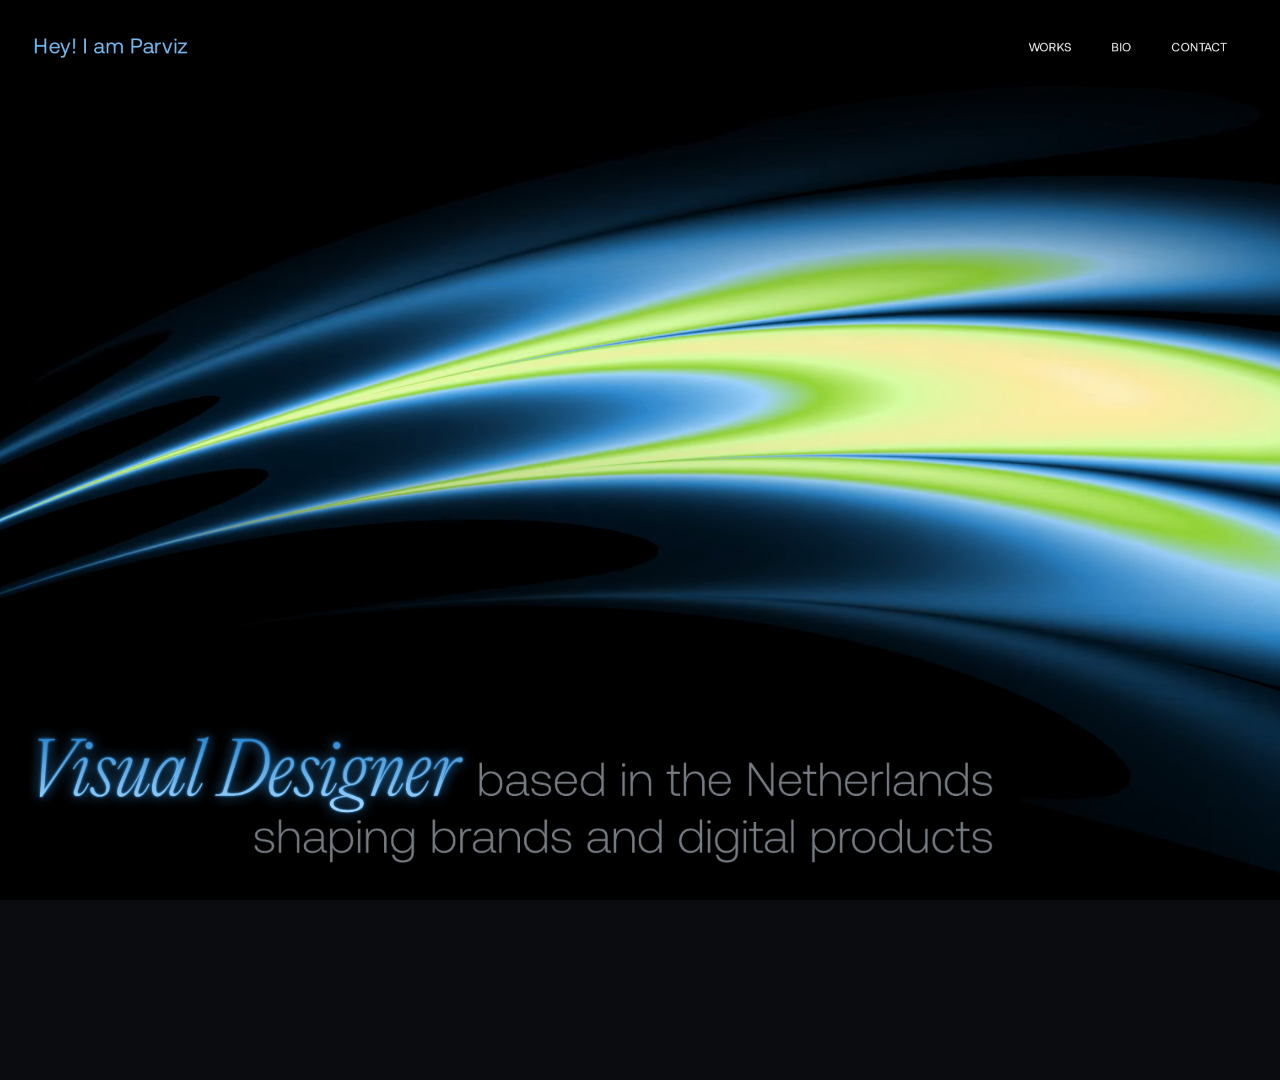
<file: index.html>
<!doctype html>
<html lang="en">
  <head>
    <!-- Google Tag Manager -->
    <script>(function(w,d,s,l,i){w[l]=w[l]||[];w[l].push({'gtm.start':
    new Date().getTime(),event:'gtm.js'});var f=d.getElementsByTagName(s)[0],
    j=d.createElement(s),dl=l!='dataLayer'?'&l='+l:'';j.async=true;j.src=
    'https://www.googletagmanager.com/gtm.js?id='+i+dl;f.parentNode.insertBefore(j,f);
    })(window,document,'script','dataLayer','GTM-M94FSGMZ');</script>
    <!-- End Google Tag Manager -->
    <meta charset="utf-8">
    <meta name="viewport" content="width=device-width, initial-scale=1">
    <title>Parviz Bayramguliyev - Visual Designer</title>
    <link rel="icon" href="/assets/favicon-active.svg" type="image/svg+xml">
    <script src="/title-status.js?v=favicon-files-1" defer></script>
    <meta name="description" content="Portfolio of Parviz Bayram, a visual designer based in the Netherlands shaping brands, digital products, UX/UI, and brand identities.">
    <meta name="robots" content="index, follow">
    <link rel="canonical" href="https://parvizbayram.com/">
    <meta property="og:site_name" content="Parviz Bayram Portfolio">
    <meta property="og:type" content="website">
    <meta property="og:title" content="Parviz Bayram — Visual Designer Portfolio">
    <meta property="og:description" content="Portfolio of Parviz Bayram, a visual designer based in the Netherlands shaping brands, digital products, UX/UI, and brand identities.">
    <meta property="og:url" content="https://parvizbayram.com/">
    <meta property="og:image" content="https://parvizbayram.com/assets/main/background.webp">
    <meta name="twitter:card" content="summary_large_image">
    <meta name="twitter:title" content="Parviz Bayram — Visual Designer Portfolio">
    <meta name="twitter:description" content="Portfolio of Parviz Bayram, a visual designer based in the Netherlands shaping brands, digital products, UX/UI, and brand identities.">
    <meta name="twitter:image" content="https://parvizbayram.com/assets/main/background.webp">
    <script type="application/ld+json">
      {
        "@context": "https://schema.org",
        "@type": "Person",
        "name": "Parviz Bayram",
        "url": "https://parvizbayram.com/",
        "jobTitle": "Visual Designer",
        "sameAs": [
          "https://www.linkedin.com/in/parvizbayram",
          "https://www.behance.net/parvizbayram"
        ]
      }
    </script>
    <script>
      document.documentElement.dataset.route = location.pathname.startsWith('/bio') ? 'bio' : 'main';
      document.documentElement.classList.add(location.pathname.startsWith('/bio') ? 'route-bio' : 'route-main');
      try {
        var hasBioEntryParam = new URLSearchParams(location.search).has('bioEntry');
        var hasBioEntryStorage = typeof sessionStorage !== 'undefined' && sessionStorage.getItem('parviz:bio-entry-transition');
        if (location.pathname.startsWith('/bio') && (hasBioEntryParam || hasBioEntryStorage)) {
          document.documentElement.classList.add('has-pending-bio-entry');
        }
      } catch (error) {
        document.documentElement.classList.remove('has-pending-bio-entry');
      }
    </script>
    <script src="/scale-init.js?v=safari-vimeo-shell-1"></script>
    <link rel="preload" href="/assets/main/background.webp" as="image" type="image/webp" fetchpriority="high" media="(min-width: 768px)">
    <link rel="preload" href="/fonts/Aeonik%20Font%20Family/Variable/AeonikPro-Regular.ttf" as="font" type="font/ttf" crossorigin>
    <link rel="preload" href="/fonts/Aeonik%20Font%20Family/Variable/AeonikPro-RegularItalic.ttf" as="font" type="font/ttf" crossorigin media="(min-width: 768px)">
    <link rel="preload" href="/fonts/Editorial%20Font%20Family/EditorialNew-UltralightItalic.woff2" as="font" type="font/woff2" crossorigin media="(min-width: 768px)">
    <link rel="stylesheet" href="/styles.css?v=bio-logos-restore-1">
  </head>
  <body data-route="main">
    <!-- Google Tag Manager (noscript) -->
    <noscript><iframe src="https://www.googletagmanager.com/ns.html?id=GTM-M94FSGMZ"
    height="0" width="0" style="display:none;visibility:hidden"></iframe></noscript>
    <!-- End Google Tag Manager (noscript) -->
    <header class="site-header bio-header route-bio-header" data-node-id="53:111" data-name="header">
      <a class="back-home bio-back-home" href="/" data-route-link data-route-target="main" data-node-id="53:125">
        <span>BACK TO HOMEPAGE</span>
      </a>
      <nav class="main-nav bio-main-nav" aria-label="Main navigation" data-node-id="384:55" data-name="navigation">
        <a class="nav-link" href="/#works" data-node-id="384:83">
          <span>WORKS</span>
        </a>
        <a class="nav-link is-active" href="#top" data-scroll-top data-node-id="384:88">
          <span>BIO</span>
        </a>
        <a class="nav-link" href="/contact" data-node-id="384:91">
          <span>CONTACT</span>
        </a>
      </nav>
    </header>

    <div class="route-panel route-main" data-route-panel="main">
      <div class="page-stage">
        <main class="page-shell" data-node-id="5:2" data-name="main page">
          <div class="main-shell-background" aria-hidden="true">
            <video autoplay muted loop playsinline preload="none" data-bg-video-src="/assets/main/background.webm"></video>
          </div>

          <header class="site-header" data-node-id="53:113" data-name="header">
            <a class="back-home" href="/" aria-label="Back to homepage" data-route-link data-route-target="main">Back to homepage</a>
            <p class="intro-mark" data-node-id="384:153" data-returning-intro>Hey! I am Parviz</p>
            <nav class="main-nav" aria-label="Main navigation" data-node-id="384:134" data-name="navigation">
              <a class="nav-link" href="#works" data-node-id="384:135">
                <span>WORKS</span>
              </a>
              <a class="nav-link" href="/bio" data-route-link data-route-target="bio" data-node-id="384:136">
                <span>BIO</span>
              </a>
              <a class="nav-link" href="/contact" data-node-id="384:137">
                <span>CONTACT</span>
              </a>
            </nav>
          </header>

          <section class="hero" aria-label="Intro" data-node-id="53:132" data-name="hero - main text">
            <img class="hero-lockup-image" src="/assets/shared/visual-designer-based.webp" alt="Visual Designer based in the Netherlands shaping brands and digital products" loading="eager" decoding="async" fetchpriority="high" data-node-id="96:14">
          </section>

          <div class="works-marquee" aria-hidden="true">
            <div class="works-track">
              <section class="works works-source" id="works" aria-label="Selected works" data-node-id="53:116" data-name="works">
                <a class="project-card project-unibank project-video-card project-no-spotlight" href="/unibank" data-name="Unibank">
                  <div class="project-card-body">
                    <div class="project-thumb" data-node-id="39:16" data-name="thumbnail">
                      <video
                        data-video-src="/assets/thubmnail-unibank.mp4"
                        data-video-poster="/assets/main/thumbs/unibank-logo-poster.webp"
                        autoplay
                        muted
                        loop
                        playsinline
                        preload="none"
                        aria-label="Unibank logo animation thumbnail"
                      ></video>
                    </div>
                    <h2>Unibank — One of Country's Top Banks</h2>
                    <p>REBRANDING</p>
                  </div>
                </a>

                <a class="project-card project-mandrillaz" href="/mandrillaz" data-name="Mandrillaz">
                  <div class="project-card-body">
                    <div class="project-thumb" data-name="thumbnail">
                      <img class="crop-mandrillaz" data-card-src="/assets/mandrillaz/tote-bag-mockup.webp" alt="Mandrillaz project thumbnail" loading="lazy" decoding="async">
                    </div>
                    <h2>Mandrillaz — AI-powered fashion generator</h2>
                    <p>BRANDING &amp; UX/UI</p>
                  </div>
                </a>

                <a class="project-card project-talktocanada" href="/talktocanada" data-node-id="53:123" data-name="TalktoCanada">
                  <div class="project-card-body">
                    <div class="project-thumb" data-node-id="40:21" data-name="thumbnail">
                      <img class="crop-talktocanada" data-card-src="/assets/main/thumbs/talktocanada.webp" alt="TalktoCanada project thumbnail" loading="lazy" decoding="async">
                    </div>
                    <h2>TalktoCanada — Accent Reduction School</h2>
                    <p>UX/UI DESIGN</p>
                  </div>
                </a>

                <a class="project-card project-pedalchi" href="/pedalchi" data-node-id="53:119" data-name="Pedalchi">
                  <div class="project-card-body">
                    <div class="project-thumb" data-node-id="42:23" data-name="thumbnail">
                      <img class="crop-pedalchi" data-card-src="/assets/main/thumbs/pedalchi.webp" alt="Pedalchi project thumbnail" loading="lazy" decoding="async">
                    </div>
                    <h2>Pedalchi — Cycling Services</h2>
                    <p>BRAND IDENTITY</p>
                  </div>
                </a>

                <a class="project-card project-straudo" href="/straudo" data-node-id="53:120" data-name="Straudo">
                  <div class="project-card-body">
                    <div class="project-thumb" data-node-id="40:20" data-name="thumbnail">
                      <img data-card-src="/assets/main/thumbs/straudo.webp" alt="Straudo project thumbnail" loading="lazy" decoding="async">
                    </div>
                    <h2>Straudo — Digital Product Consultancy</h2>
                    <p>BRAND IDENTITY</p>
                  </div>
                </a>

                <a class="project-card project-aerosure" href="/aerosure" data-node-id="53:117" data-name="Aerosure">
                  <div class="project-card-body">
                    <div class="project-thumb" data-node-id="39:16" data-name="thumbnail">
                      <img data-card-src="/assets/main/thumbs/aerosure.webp" alt="Aerosure project thumbnail" loading="lazy" decoding="async">
                    </div>
                    <h2>Aerosure — Global Aviation Supplier</h2>
                    <p>UX/UI DESIGN</p>
                  </div>
                </a>

                <a class="project-card project-manaw" href="/manaw" data-node-id="53:121" data-name="Manaw">
                  <div class="project-card-body">
                    <div class="project-thumb" data-node-id="40:18" data-name="thumbnail">
                      <img class="crop-manaw" data-card-src="/assets/main/thumbs/manaw.webp" alt="Manaw project thumbnail" loading="lazy" decoding="async">
                    </div>
                    <h2>Manaw — Online Supermarket</h2>
                    <p>BRAND IDENTITY</p>
                  </div>
                </a>

                <a class="project-card project-orkestra project-video-card" href="/orkestra" data-node-id="53:122" data-name="Orkestra">
                  <div class="project-card-body">
                    <div class="project-thumb" data-node-id="40:19" data-name="thumbnail">
                      <div class="project-video-cover crop-orkestra-video">
                        <video
                          data-video-src="/assets/Okrestra%20-%20thumbnail.webm"
                          data-video-poster="/assets/Okrestra%20-%20thumbnail.webp"
                          autoplay
                          muted
                          loop
                          playsinline
                          preload="none"
                          aria-label="Orkestra project thumbnail"
                        ></video>
                      </div>
                    </div>
                    <h2>Orkestra — Tech Recruitment</h2>
                    <p>BRAND IDENTITY</p>
                  </div>
                </a>

                <a class="project-card project-baku" href="/bmmb" data-node-id="53:118" data-name="Baku Museum of Miniature Books">
                  <div class="project-card-body">
                    <div class="project-thumb" data-node-id="42:25" data-name="thumbnail">
                      <img class="crop-baku" data-card-src="/assets/main/thumbs/baku-museum.webp" alt="Baku Museum of Miniature Books project thumbnail" loading="lazy" decoding="async">
                    </div>
                    <h2>Baku Museum of Miniature Books</h2>
                    <p>BRAND IDENTITY</p>
                  </div>
                </a>
              </section>
            </div>
          </div>
        </main>
      </div>
    </div>

    <div class="route-panel route-bio" data-route-panel="bio">
      <div class="bio-stage">
        <main class="bio-shell" id="top" data-node-id="53:62" data-name="bio">
          <section class="bio-hero" aria-label="Bio introduction" data-node-id="53:133" data-name="hero - main text">
            <img class="hero-lockup-image bio-hero-lockup-image" src="/assets/shared/visual-designer-based.webp" alt="Visual Designer based in the Netherlands shaping brands and digital products" loading="eager" decoding="async" fetchpriority="high" data-node-id="96:9">
          </section>

          <figure class="bio-photo" data-node-id="93:4" data-name="my photo">
            <img src="/assets/bio/hero-photo.webp" data-route-src="/assets/bio/hero-photo.webp" alt="Parviz portrait" loading="eager" decoding="async" fetchpriority="high">
          </figure>

          <p class="bio-intro-mark" data-transition-hey-target data-node-id="53:72">Hey! I am Parviz</p>

          <section class="bio-text bio-text-one" data-node-id="100:17" data-bio-reveal-group data-bio-reveal-sequence="1">
          <p>
            <span>Design found me before I had a name for it -</span>
            <br>
            <span>first as a kid navigating a PC at three,</span>
            <br>
            <span>then teaching myself Photoshop around eight,</span>
            <br>
            <span>and earning my first money from design at thirteen.</span>
          </p>
        </section>

          <figure class="bio-childhood-photo" data-node-id="100:25" data-name="childhood photo">
            <img data-route-src="/assets/bio/childhood-photo.webp" alt="Childhood photo" loading="lazy" decoding="async">
          </figure>

          <section class="bio-text bio-text-two" data-node-id="100:24" data-bio-reveal-group data-bio-reveal-sequence="2">
            <p>
              That independent path gave me
              <br>
              a real understanding of how design works
              <br>
              in practice, long before I could properly explain it.
            </p>
          </section>

          <section class="bio-text bio-text-three" data-node-id="103:26" data-bio-reveal-group data-bio-reveal-sequence="3">
            <p>
              Over eleven years of professional work,
              <br>
              I've gained experience across
              <br>
              a wide range of areas
            </p>
          </section>

          <section class="bio-skills" aria-label="My skills" data-node-id="121:2" data-bio-reveal-group data-bio-reveal-sequence="4">
            <p><span>→ Logo &amp; brand identity</span></p>
            <p><span>→ UX/UI</span></p>
            <p>→ Information architecture</p>
            <p>→ vibe coding</p>
            <p>→ no-code web development</p>
            <p>→ Visual Strategy</p>
            <p>→ Art Direction</p>
            <p>→ Visual Communication</p>
            <p>→ Campaign design</p>
            <p>→ Advertising design</p>
            <p>→ Digital DESIGN</p>
            <p>→ Motion design</p>
            <p>→ 3D (Cinema4D / Redshift)</p>
          </section>

        <section class="bio-text bio-text-four" data-node-id="103:27" data-bio-reveal-group data-bio-reveal-sequence="5">
          <p>
            At advertising agencies, I grew from designer to
            <br>
            art director, worked on TV commercial productions,
            <br>
            and collaborated with clients including
            <br>
            the United Nations, SEIKO, USAID, Unibank and
            <br>
            Pasha Bank, which are among the leading banks
            <br>
            in their country. During that time I also mentored
            <br>
            designers at different stages of their careers
            <br>
            and took on talent management responsibilities.
          </p>
        </section>

        <section class="bio-text bio-text-five" data-node-id="103:83" data-bio-reveal-group data-bio-reveal-sequence="6">
          <p>
            Later, I co-founded a boutique design studio
            <br>
            - a tight two-person creative collaboration -
            <br>
            that worked with clients from more than
            <br>
            20 countries, including Red Hat and Airalo,
            <br>
            and was listed among the top branding studios
            <br>
            on Dribbble. My work has been featured on
            <br>
            Behance and published on Ads of the World
            <br>
            by Clio Awards. Alongside studio work, I've spoken
            <br>
            at Friends of Figma and have been shortlisted at
            <br>
            Jolbors Festival and recognised at the Felis Awards.
          </p>
        </section>

          <section class="bio-logos" aria-label="Selected clients" data-node-id="151:4" data-name="logos" data-bio-logo-group data-bio-reveal-sequence="7">
            <div class="logo-perception">
              <img class="logo-perception-image bio-logo-item" data-bio-logo-item data-route-src="/assets/bio/perception-point.webp" alt="Perception Point" loading="lazy" decoding="async">
            </div>
            <img class="logo-airalo bio-logo-item" data-bio-logo-item data-route-src="/assets/bio/airalo.svg" alt="Airalo" loading="lazy" decoding="async">
            <img class="logo-un bio-logo-item" data-bio-logo-item data-route-src="/assets/bio/un.svg" alt="United Nations" loading="lazy" decoding="async">
            <img class="logo-seiko bio-logo-item" data-bio-logo-item data-route-src="/assets/bio/seiko.svg" alt="SEIKO" loading="lazy" decoding="async">
            <img class="logo-logicgate bio-logo-item" data-bio-logo-item data-route-src="/assets/bio/logicgate.svg" alt="LogicGate" loading="lazy" decoding="async">
            <img class="logo-pasha bio-logo-item" data-bio-logo-item data-route-src="/assets/bio/pasha-bank.svg" alt="Pasha Bank" loading="lazy" decoding="async">
            <img class="logo-amnis bio-logo-item" data-bio-logo-item data-route-src="/assets/bio/amnis.svg" alt="Amnis" loading="lazy" decoding="async">
            <img class="logo-redhat bio-logo-item" data-bio-logo-item data-route-src="/assets/bio/redhat.svg" alt="Red Hat" loading="lazy" decoding="async">
            <img class="logo-usaid bio-logo-item" data-bio-logo-item data-route-src="/assets/bio/usaid.svg" alt="USAID" loading="lazy" decoding="async">
            <img class="logo-gonetspeed bio-logo-item" data-bio-logo-item data-route-src="/assets/bio/gonetspeed.svg" alt="GoNetspeed" loading="lazy" decoding="async">
            <img class="logo-unibank bio-logo-item" data-bio-logo-item data-route-src="/assets/bio/unibank.svg" alt="Unibank" loading="lazy" decoding="async">
          </section>

        <section class="bio-quote" aria-label="Design philosophy">
          <p class="bio-quote-kicker" data-node-id="112:1693" data-bio-reveal-group data-bio-reveal-sequence="7">Eleven years of practice teach you one</p>
          <blockquote data-node-id="112:1692" data-bio-reveal-group data-bio-reveal-sequence="8" data-bio-reveal-color="static">
            design works best when usefulness and
            <br>
            aesthetics hold equal weight, and its ideas
            <br>
            are always felt before they are understood.
          </blockquote>
        </section>

          <a class="bio-works-cta" href="/#works" data-bio-works-cta data-node-id="348:4">
            <span>CHECK OUT MY WORKS</span>
          </a>

          <button class="bio-scroll-top" type="button" data-scroll-top data-node-id="135:2465">SCROLL TO TOP</button>
        </main>
      </div>
    </div>

    <script src="/script.js?v=bio-logos-restore-1"></script>
  </body>
</html>
</file>
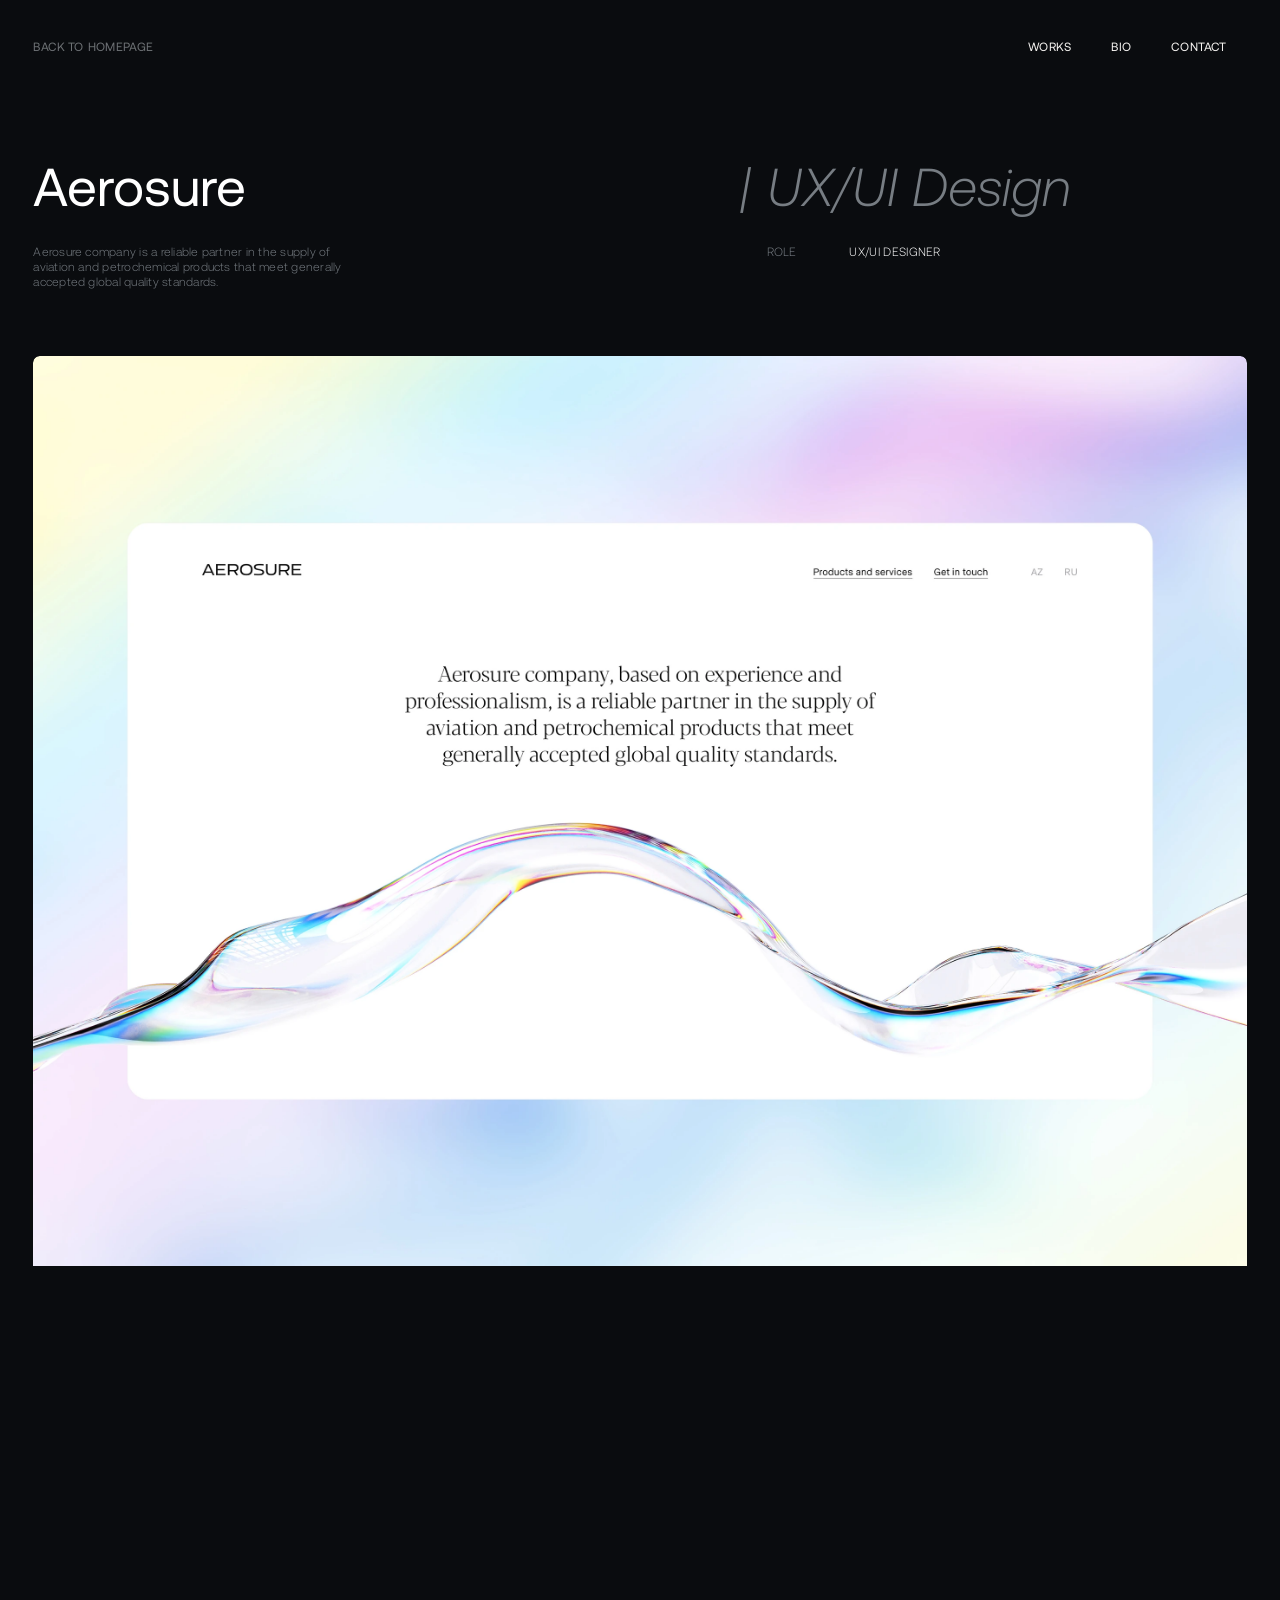
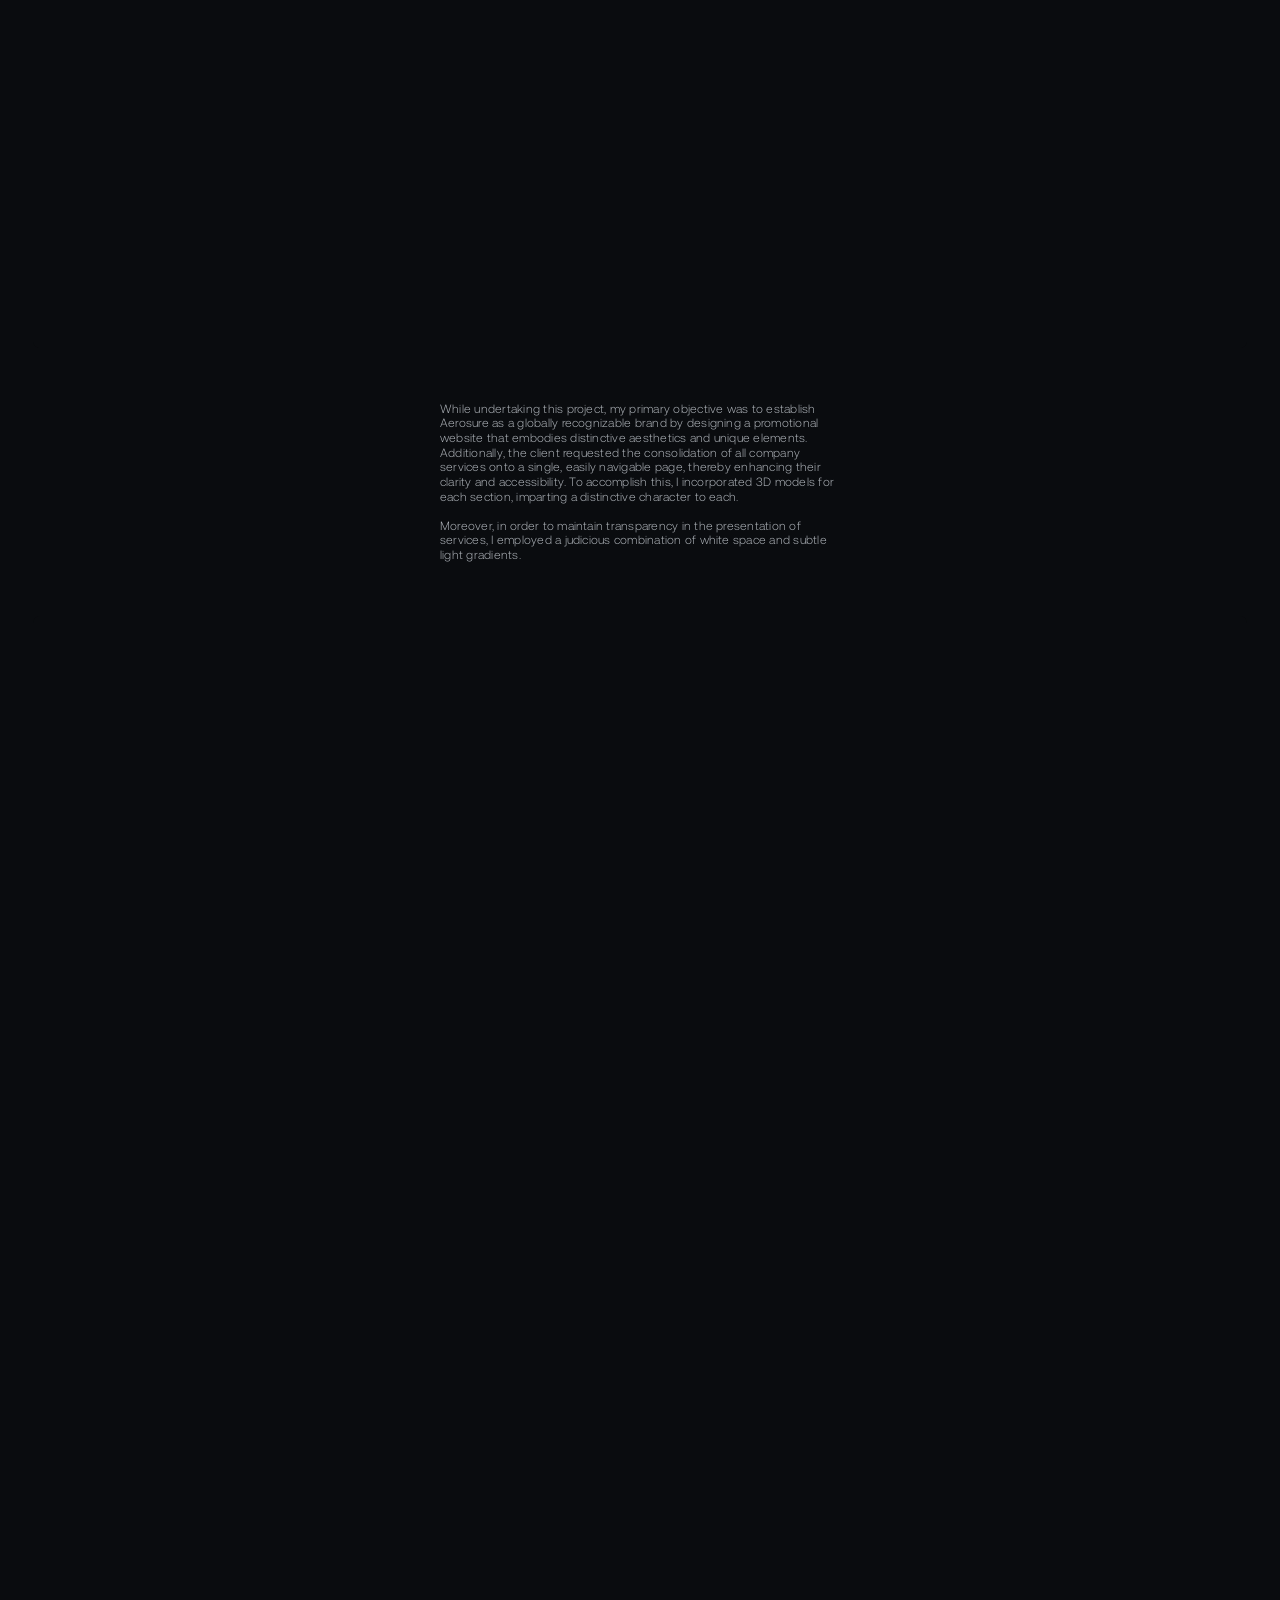
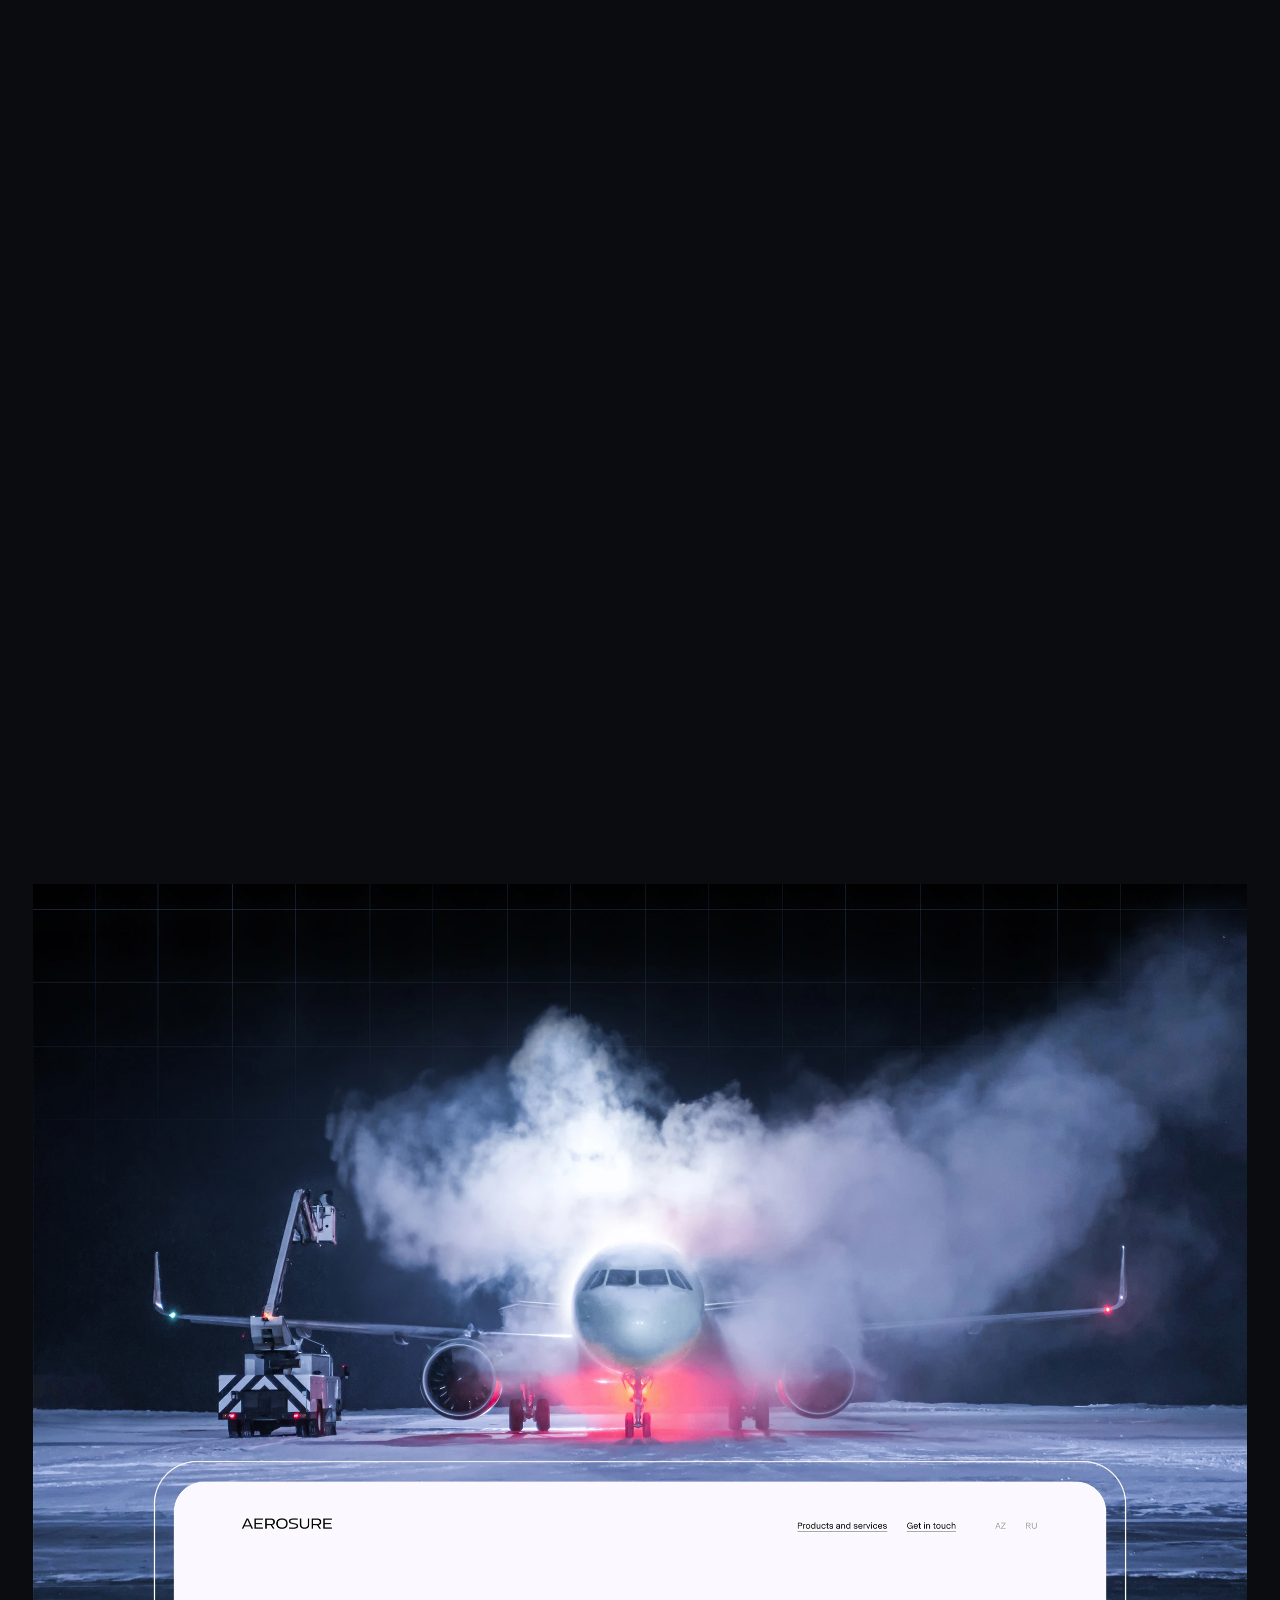
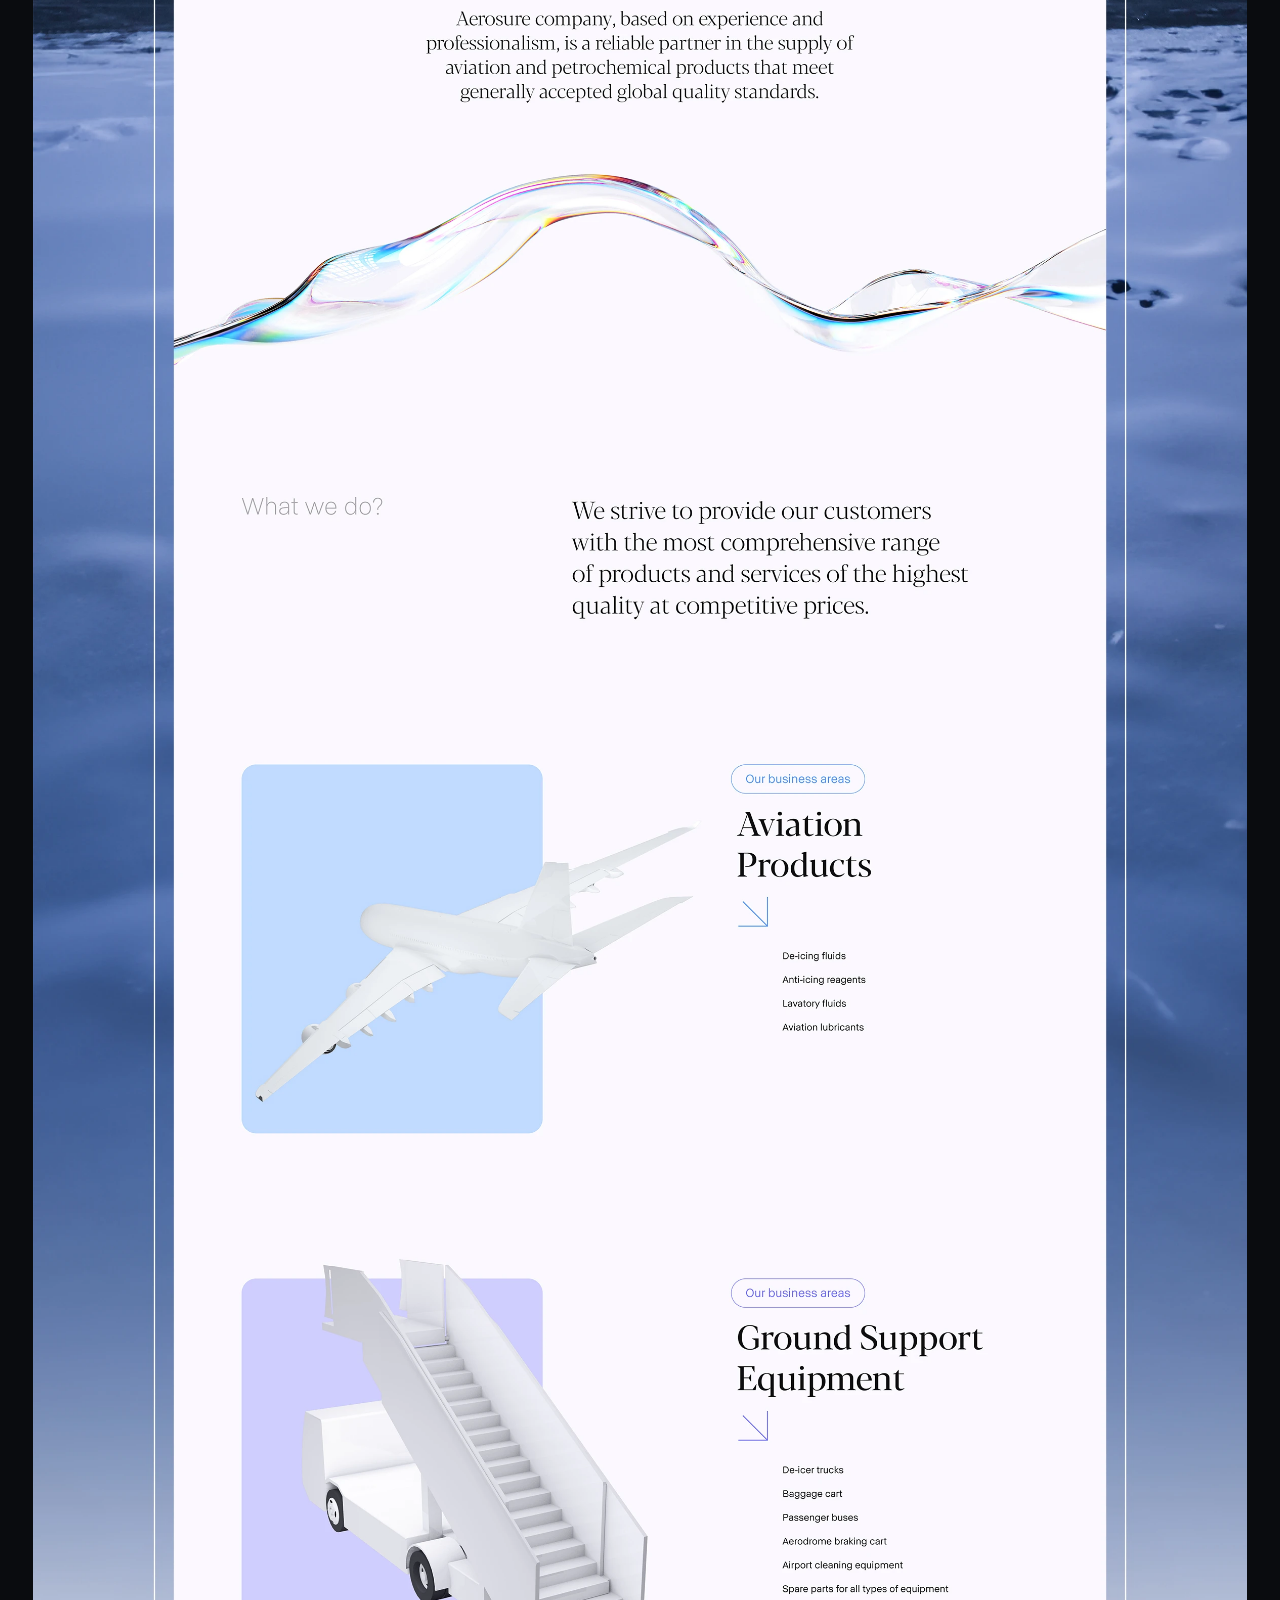
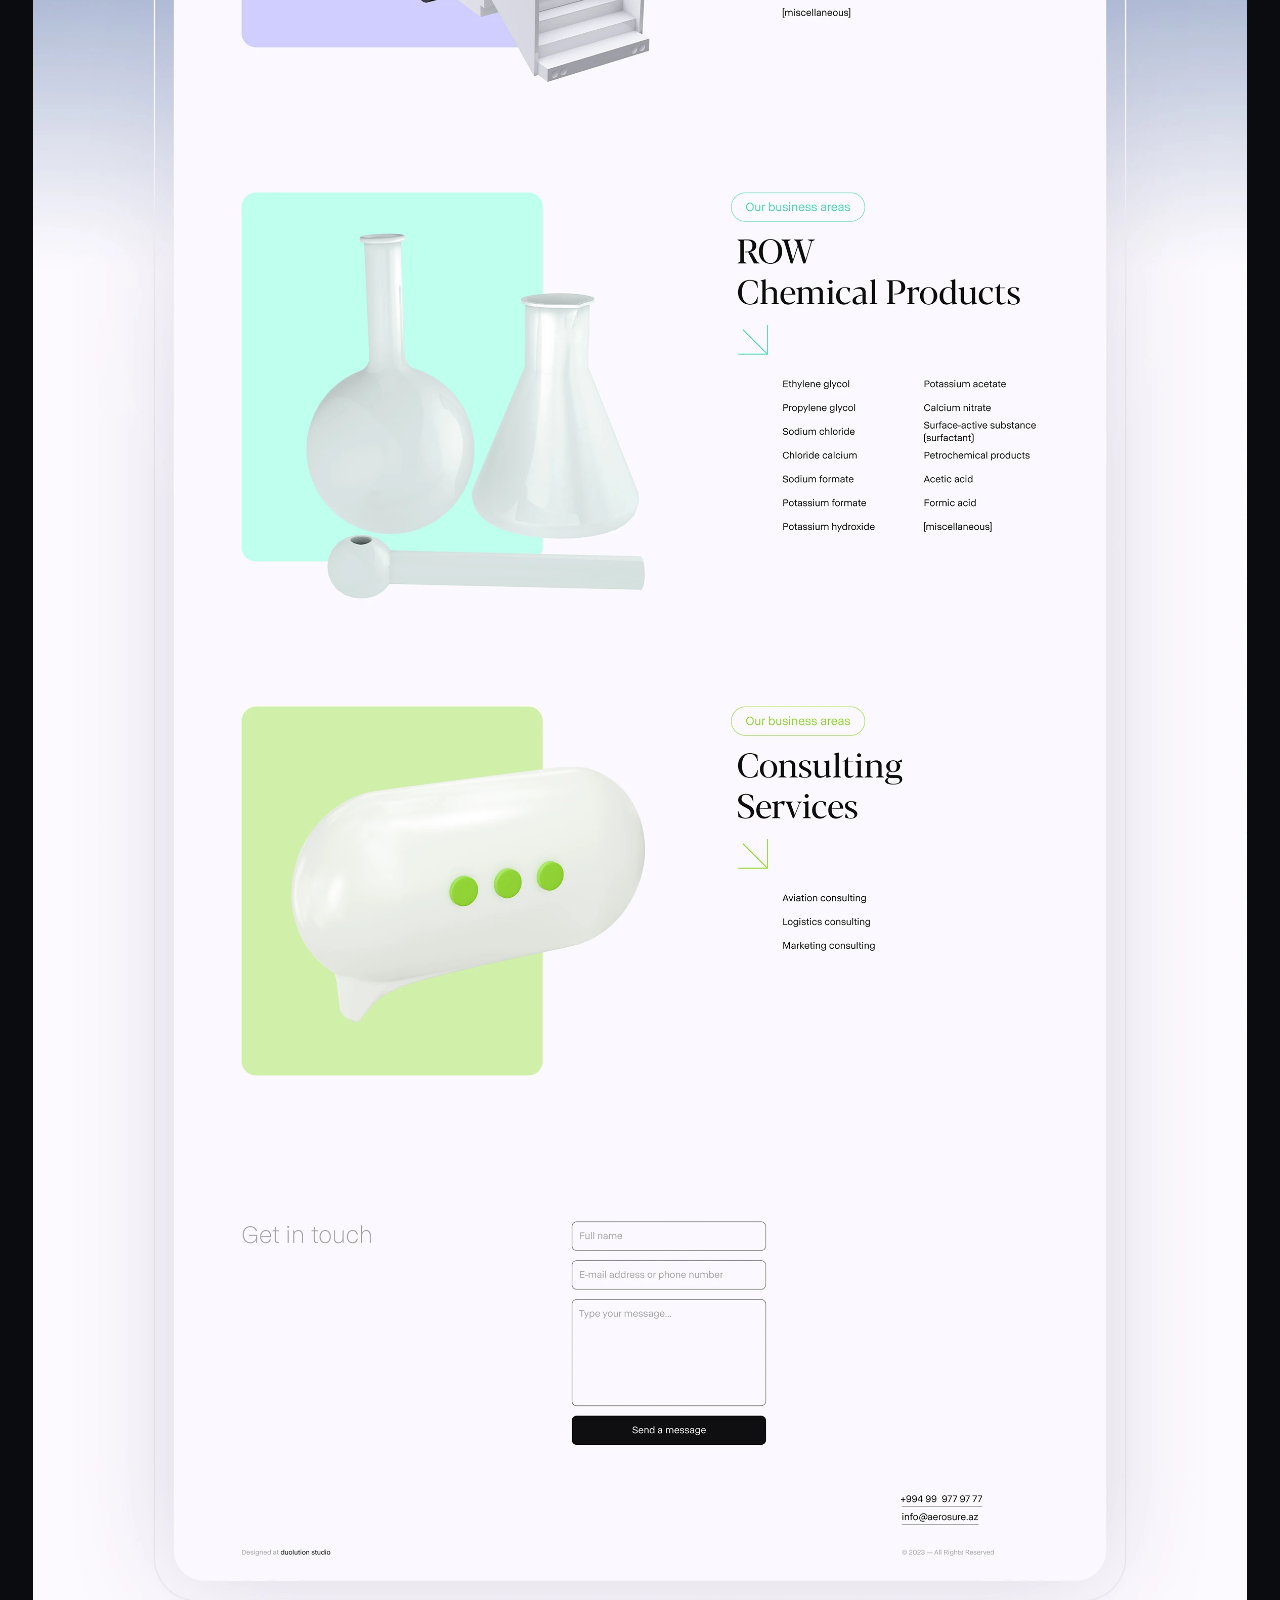
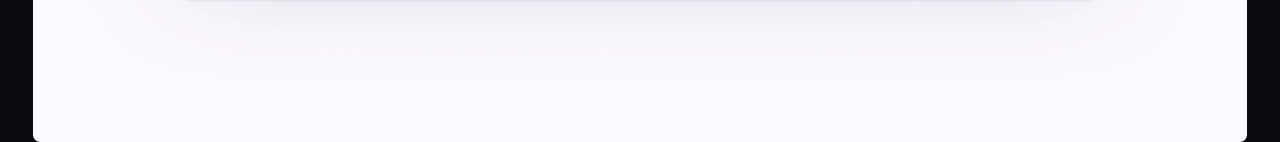
<file: aerosure.html>
<!doctype html>
<html lang="en" class="aerosure-document">
  <head>
    <!-- Google Tag Manager -->
    <script>(function(w,d,s,l,i){w[l]=w[l]||[];w[l].push({'gtm.start':
    new Date().getTime(),event:'gtm.js'});var f=d.getElementsByTagName(s)[0],
    j=d.createElement(s),dl=l!='dataLayer'?'&l='+l:'';j.async=true;j.src=
    'https://www.googletagmanager.com/gtm.js?id='+i+dl;f.parentNode.insertBefore(j,f);
    })(window,document,'script','dataLayer','GTM-M94FSGMZ');</script>
    <!-- End Google Tag Manager -->
    <meta charset="utf-8">
    <meta name="viewport" content="width=device-width, initial-scale=1">
    <title>Aerosure - Parviz Bayramguliyev</title>
    <link rel="icon" href="/assets/favicon-active.svg" type="image/svg+xml">
    <script src="/title-status.js?v=favicon-files-1" defer></script>
    <meta name="description" content="Aerosure UX/UI website case study by Parviz Bayram for an aviation and petrochemical supplier.">
    <meta name="robots" content="index, follow">
    <link rel="canonical" href="https://parvizbayram.com/aerosure">
    <meta property="og:site_name" content="Parviz Bayram Portfolio">
    <meta property="og:type" content="article">
    <meta property="og:title" content="Aerosure — UX/UI Website Case Study — Parviz Bayram">
    <meta property="og:description" content="Aerosure UX/UI website case study by Parviz Bayram for an aviation and petrochemical supplier.">
    <meta property="og:url" content="https://parvizbayram.com/aerosure">
    <meta property="og:image" content="https://parvizbayram.com/assets/aerosure/aerosure-1.webp">
    <meta name="twitter:card" content="summary_large_image">
    <meta name="twitter:title" content="Aerosure — UX/UI Website Case Study — Parviz Bayram">
    <meta name="twitter:description" content="Aerosure UX/UI website case study by Parviz Bayram for an aviation and petrochemical supplier.">
    <meta name="twitter:image" content="https://parvizbayram.com/assets/aerosure/aerosure-1.webp">
    <script src="/scale-init.js?v=safari-vimeo-shell-1"></script>
    <link rel="preload" href="/fonts/Aeonik%20Font%20Family/Variable/AeonikPro-Regular.ttf" as="font" type="font/ttf" crossorigin>
    <link rel="preload" href="/fonts/Aeonik%20Font%20Family/Variable/AeonikPro-RegularItalic.ttf" as="font" type="font/ttf" crossorigin>
    <link rel="preload" href="/fonts/Editorial%20Font%20Family/EditorialNew-UltralightItalic.woff2" as="font" type="font/woff2" crossorigin>
    <link rel="preload" href="/assets/aerosure/aerosure-1.webp" as="image" type="image/webp" fetchpriority="high">
    <link rel="stylesheet" href="/styles.css?v=hero-gap-1">
  </head>
  <body class="aerosure-body">
    <!-- Google Tag Manager (noscript) -->
    <noscript><iframe src="https://www.googletagmanager.com/ns.html?id=GTM-M94FSGMZ"
    height="0" width="0" style="display:none;visibility:hidden"></iframe></noscript>
    <!-- End Google Tag Manager (noscript) -->
    <header class="site-header bio-header aerosure-header" data-name="header">
      <a class="back-home bio-back-home aerosure-back-home" href="/">
        <span>BACK TO HOMEPAGE</span>
      </a>
      <nav class="main-nav bio-main-nav aerosure-main-nav" aria-label="Main navigation">
        <a class="nav-link" href="/#works"><span>WORKS</span></a>
        <a class="nav-link" href="/bio"><span>BIO</span></a>
        <a class="nav-link" href="/contact"><span>CONTACT</span></a>
      </nav>
    </header>

    <div class="case-stage aerosure-stage" data-flow-stage>
      <main class="case-shell aerosure-shell" id="top" data-name="aerosure" data-flow-shell>
        <section class="case-intro" aria-label="Aerosure intro">
        <h1 class="work-project-title">Aerosure</h1>
        <p class="work-project-type bmmb-project-type aerosure-project-type" style="width: 520px;"><span class="bmmb-project-separator" aria-hidden="true">|</span><span class="bmmb-project-name">UX/UI Design</span></p>
        <p class="work-copy work-copy-grey" style="width: 500px;">
          Aerosure company is a reliable partner in the supply of aviation and petrochemical products that meet generally accepted global quality standards.
        </p>
        <p class="work-label">ROLE</p>
        <p class="work-role" style="font-size: 18px; width: 172px;">UX/UI DESIGNER</p>
        </section>

        <section class="case-flow aerosure-content" aria-label="Aerosure case study">
          <div class="case-stack continuous-case-strip">
          <div class="work-media case-media aerosure-media case-media-start" style="--media-h: 1365px;">
            <img class="work-img" src="/assets/aerosure/aerosure-1.webp" alt="Aerosure website visual 1" loading="eager" decoding="sync" fetchpriority="high">
          </div>

          <div class="work-media work-video work-video-primary case-media aerosure-media case-media-end case-video case-video-crop-top aerosure-video-embed" style="--media-h: 1024px;">
            <iframe src="https://player.vimeo.com/video/861938175?loop=1&amp;badge=0&amp;autopause=0&amp;player_id=0&amp;app_id=58479" width="2880" height="1620" allow="autoplay; picture-in-picture" sandbox="allow-same-origin allow-scripts allow-pointer-lock allow-forms allow-popups allow-popups-to-escape-sandbox" title="Aerosure website overview"></iframe>
          </div>
          </div>

          <p class="work-copy work-copy-light case-copy aerosure-case-copy aerosure-primary-copy" style="--copy-w: 600px; text-align: left;">
            While undertaking this project, my primary objective was to establish Aerosure as a globally recognizable brand by designing a promotional website that embodies distinctive aesthetics and unique elements. Additionally, the client requested the consolidation of all company services onto a single, easily navigable page, thereby enhancing their clarity and accessibility. To accomplish this, I incorporated 3D models for each section, imparting a distinctive character to each.
            <br><br>
            Moreover, in order to maintain transparency in the presentation of services, I employed a judicious combination of white space and subtle light gradients.
          </p>

          <div class="case-stack continuous-case-strip">
          <div class="work-media work-video case-media aerosure-media case-media-start case-video aerosure-video-embed aerosure-video-tall" style="--media-h: 2568.75px;">
            <iframe src="https://player.vimeo.com/video/865608779?amp;h=9b655b095b&amp;badge=0&amp;autoplay=1&amp;loop=1&amp;autopause=0&amp;controls=0&amp;transparent=1&amp;player_id=0&amp;app_id=58479&amp;amp;quality=2k&amp;amp" width="2799" height="3950" allow="autoplay; picture-in-picture" sandbox="allow-same-origin allow-scripts allow-pointer-lock allow-forms allow-popups allow-popups-to-escape-sandbox" title="Aerosure website scroll visual 1"></iframe>
          </div>

          <div class="work-media work-video case-media aerosure-media case-media-flat case-video aerosure-video-embed aerosure-video-tall" style="--media-h: 2632.5px;">
            <iframe src="https://player.vimeo.com/video/865576521?amp;h=9b655b095b&amp;badge=0&amp;autoplay=1&amp;loop=1&amp;autopause=0&amp;controls=0&amp;transparent=1&amp;player_id=0&amp;app_id=58479&amp;amp;quality=2k&amp;amp" width="2800" height="4050" allow="autoplay; picture-in-picture" sandbox="allow-same-origin allow-scripts allow-pointer-lock allow-forms allow-popups allow-popups-to-escape-sandbox" title="Aerosure website scroll visual 2"></iframe>
          </div>

          <div class="work-media case-media aerosure-media case-media-last" style="--media-h: 6088px;">
            <img class="work-img" src="/assets/aerosure/aerosure-2.webp" alt="Aerosure website visual 2">
          </div>
          </div>

          <section class="next-project-panel" data-next-project hidden aria-label="Next project">
            <a class="next-project-link" data-next-project-link href="#">
              <span class="next-project-eyebrow" data-next-project-eyebrow>WHAT'S NEXT?</span>
              <div class="next-project-preview-host" data-next-project-preview-host></div>
            </a>
            <span class="next-project-cursor" data-next-project-cursor aria-hidden="true">
              <span>Next</span>
              <span>Project</span>
            </span>
          </section>
        </section>
      </main>
    </div>

    <template
      data-next-project-preview
      data-intro-selector=".case-intro"
      data-media-selector=".case-flow .case-media"
      data-preview-class="aerosure-next-project-preview"
    ></template>

    <script src="https://player.vimeo.com/api/player.js"></script>
    <script src="/standalone-nav.js?v=works-position-memory-1"></script>
    <script src="/next-project.js?v=next-project-pilot-5"></script>
    <script src="/aerosure.js?v=aerosure-static-1"></script>
  </body>
</html>
</file>
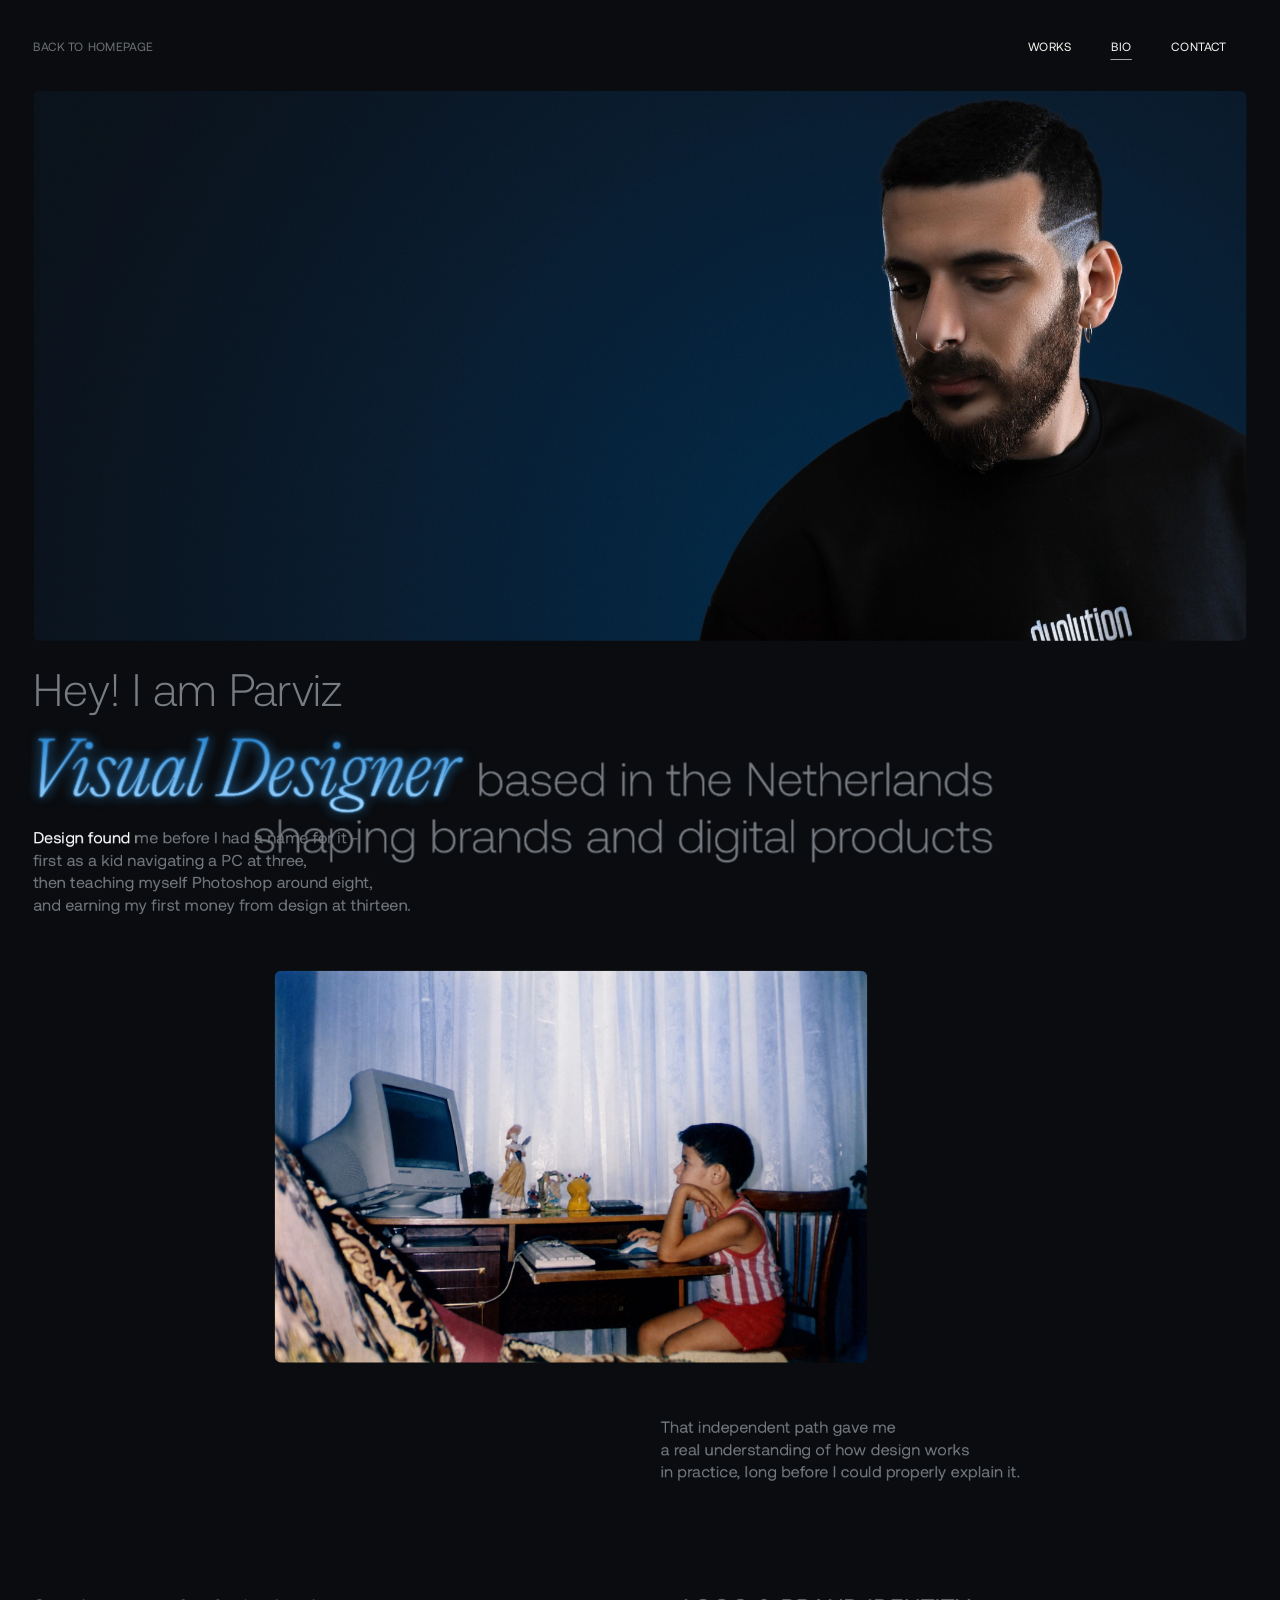
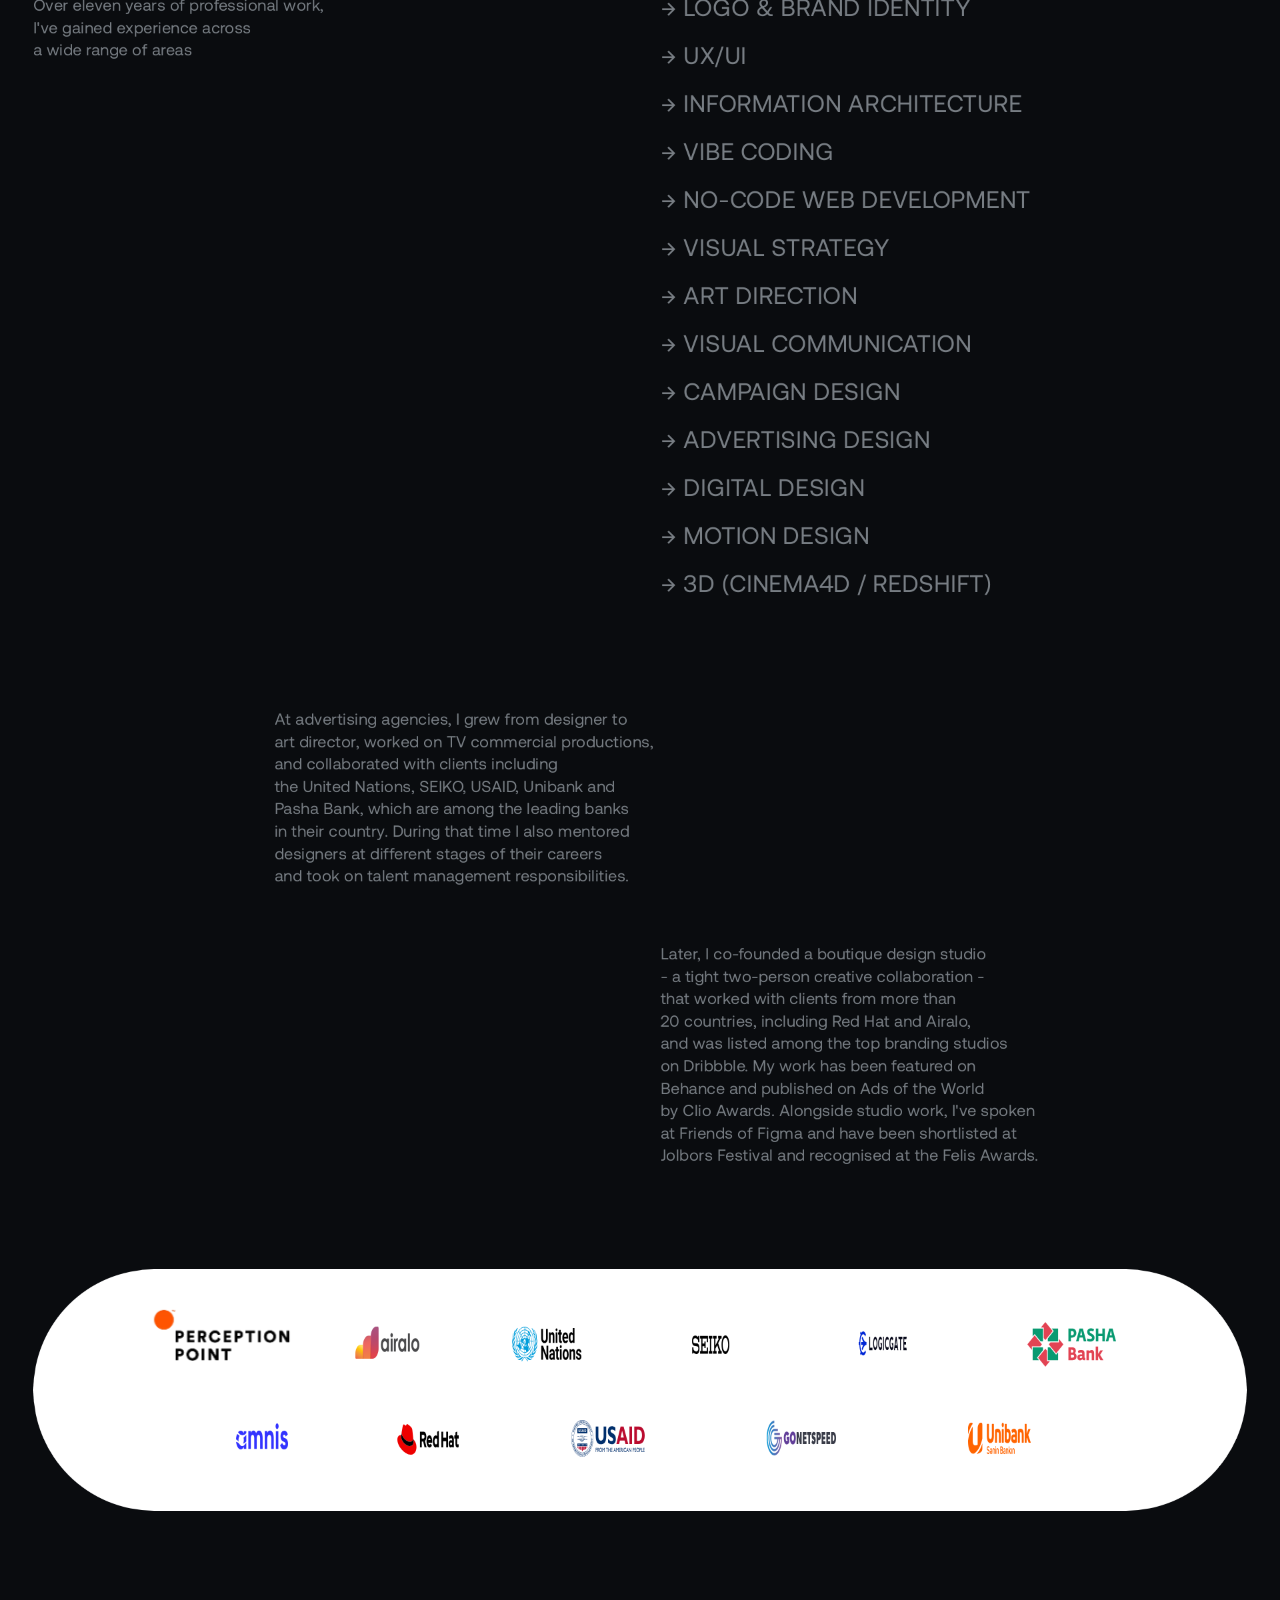
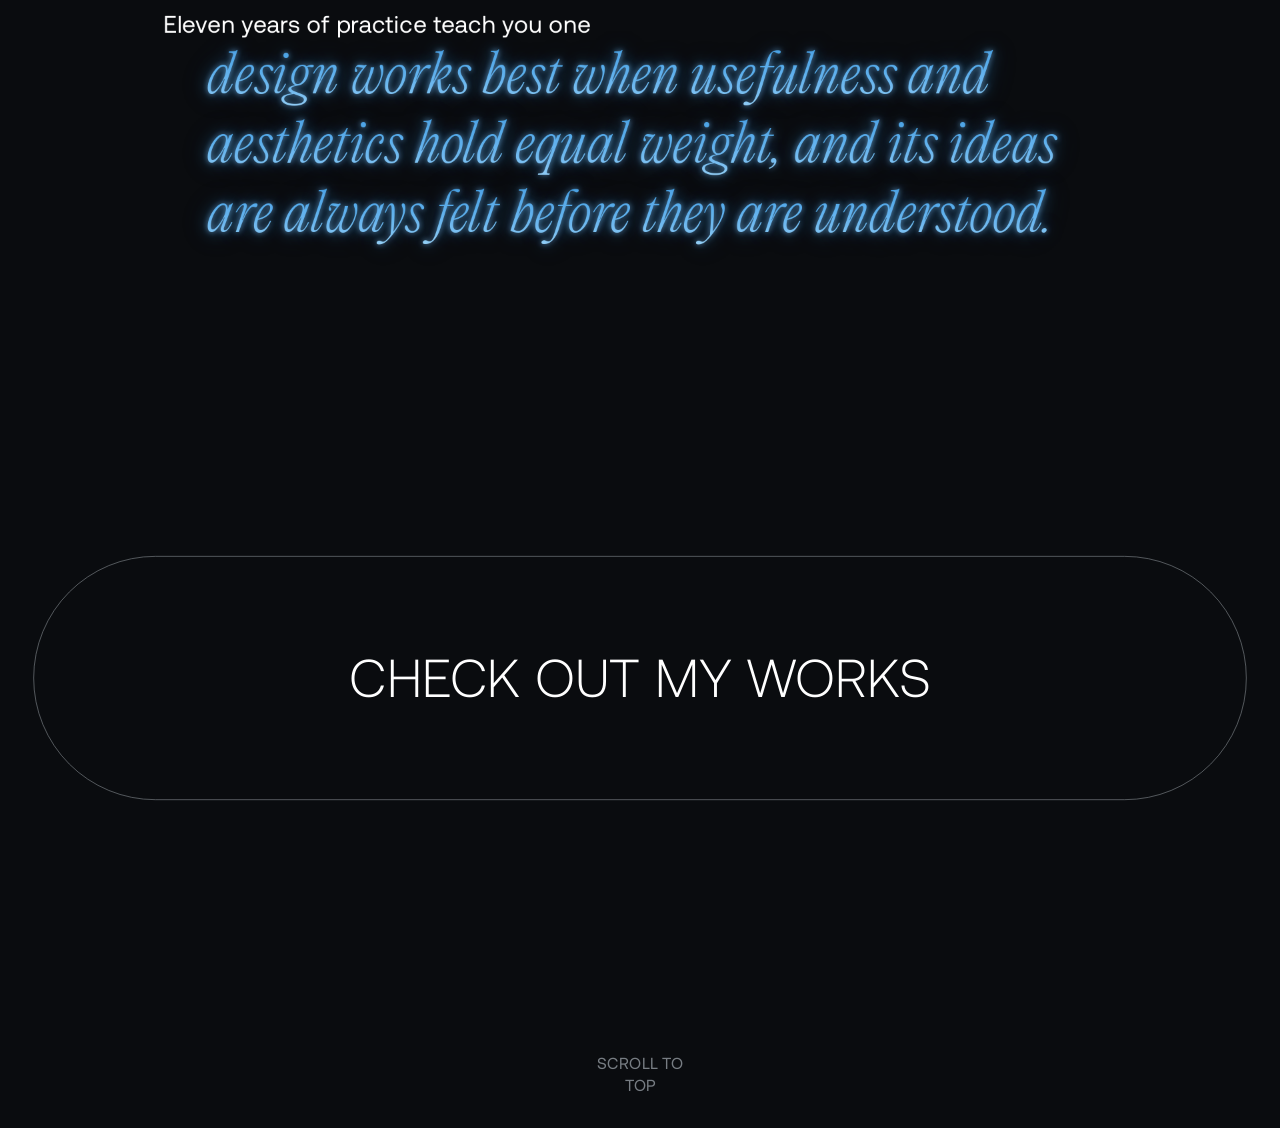
<file: bio.html>
<!doctype html>
<html lang="en" data-route="bio" class="route-bio">
  <head>
    <!-- Google Tag Manager -->
    <script>(function(w,d,s,l,i){w[l]=w[l]||[];w[l].push({'gtm.start':
    new Date().getTime(),event:'gtm.js'});var f=d.getElementsByTagName(s)[0],
    j=d.createElement(s),dl=l!='dataLayer'?'&l='+l:'';j.async=true;j.src=
    'https://www.googletagmanager.com/gtm.js?id='+i+dl;f.parentNode.insertBefore(j,f);
    })(window,document,'script','dataLayer','GTM-M94FSGMZ');</script>
    <!-- End Google Tag Manager -->
    <meta charset="utf-8">
    <meta name="viewport" content="width=device-width, initial-scale=1">
    <title>Parviz's Bio</title>
    <link rel="icon" href="/assets/favicon-active.svg" type="image/svg+xml">
    <script src="/title-status.js?v=favicon-files-1" defer></script>
    <meta name="description" content="Bio of Parviz Bayram, a visual designer based in the Netherlands with experience across brand identity, UX/UI, visual strategy, art direction, and digital design.">
    <meta name="robots" content="index, follow">
    <link rel="canonical" href="https://parvizbayram.com/bio">
    <meta property="og:site_name" content="Parviz Bayram Portfolio">
    <meta property="og:type" content="profile">
    <meta property="og:title" content="Bio — Parviz Bayram">
    <meta property="og:description" content="Bio of Parviz Bayram, a visual designer based in the Netherlands with experience across brand identity, UX/UI, visual strategy, art direction, and digital design.">
    <meta property="og:url" content="https://parvizbayram.com/bio">
    <meta property="og:image" content="https://parvizbayram.com/assets/bio/hero-photo.webp">
    <meta name="twitter:card" content="summary_large_image">
    <meta name="twitter:title" content="Bio — Parviz Bayram">
    <meta name="twitter:description" content="Bio of Parviz Bayram, a visual designer based in the Netherlands with experience across brand identity, UX/UI, visual strategy, art direction, and digital design.">
    <meta name="twitter:image" content="https://parvizbayram.com/assets/bio/hero-photo.webp">
    <script src="/scale-init.js?v=safari-vimeo-shell-1"></script>
    <link rel="preload" href="/fonts/Aeonik%20Font%20Family/Variable/AeonikPro-Regular.ttf" as="font" type="font/ttf" crossorigin>
    <link rel="preload" href="/fonts/Aeonik%20Font%20Family/Variable/AeonikPro-RegularItalic.ttf" as="font" type="font/ttf" crossorigin>
    <link rel="preload" href="/fonts/Editorial%20Font%20Family/EditorialNew-UltralightItalic.woff2" as="font" type="font/woff2" crossorigin>
    <link rel="stylesheet" href="/styles.css?v=bio-logos-restore-1">
  </head>
  <body class="bio-body is-page-entering" data-page="bio">
    <!-- Google Tag Manager (noscript) -->
    <noscript><iframe src="https://www.googletagmanager.com/ns.html?id=GTM-M94FSGMZ"
    height="0" width="0" style="display:none;visibility:hidden"></iframe></noscript>
    <!-- End Google Tag Manager (noscript) -->
    <header class="site-header bio-header" data-node-id="53:111" data-name="header">
      <a class="back-home bio-back-home" href="/" data-transition-home data-node-id="53:125">
        <span>BACK TO HOMEPAGE</span>
      </a>
      <nav class="main-nav bio-main-nav" aria-label="Main navigation" data-node-id="384:55" data-name="navigation">
        <a class="nav-link" href="/#works" data-node-id="384:83">
          <span>WORKS</span>
        </a>
        <a class="nav-link is-active" href="#top" data-scroll-top data-node-id="384:88">
          <span>BIO</span>
        </a>
        <a class="nav-link" href="#contact" data-node-id="384:91">
          <span>CONTACT</span>
        </a>
      </nav>
    </header>

    <div class="bio-stage">
      <main class="bio-shell" id="top" data-node-id="53:62" data-name="bio">
        <section class="bio-hero" aria-label="Bio introduction" data-node-id="53:133" data-name="hero - main text">
          <img class="hero-lockup-image bio-hero-lockup-image" src="/assets/shared/visual-designer-based.webp" alt="Visual Designer based in the Netherlands shaping brands and digital products" loading="eager" decoding="async" fetchpriority="high" data-node-id="96:9">
        </section>

        <figure class="bio-photo" data-node-id="93:4" data-name="my photo">
          <img src="/assets/bio/hero-photo.webp" alt="Parviz portrait">
        </figure>

        <p class="bio-intro-mark" data-transition-hey-target data-node-id="53:72">Hey! I am Parviz</p>

        <section class="bio-text bio-text-one" data-node-id="100:17" data-bio-reveal-group data-bio-reveal-sequence="1">
          <p>
            <span>Design found me before I had a name for it -</span>
            <br>
            <span>first as a kid navigating a PC at three,</span>
            <br>
            <span>then teaching myself Photoshop around eight,</span>
            <br>
            <span>and earning my first money from design at thirteen.</span>
          </p>
        </section>

        <figure class="bio-childhood-photo" data-node-id="100:25" data-name="childhood photo">
          <img src="/assets/bio/childhood-photo.webp" alt="Childhood photo">
        </figure>

        <section class="bio-text bio-text-two" data-node-id="100:24" data-bio-reveal-group data-bio-reveal-sequence="2">
          <p>
            That independent path gave me
            <br>
            a real understanding of how design works
            <br>
            in practice, long before I could properly explain it.
          </p>
        </section>

        <section class="bio-text bio-text-three" data-node-id="103:26" data-bio-reveal-group data-bio-reveal-sequence="3">
          <p>
            Over eleven years of professional work,
            <br>
            I've gained experience across
            <br>
            a wide range of areas
          </p>
        </section>

        <section class="bio-skills" aria-label="My skills" data-node-id="121:2" data-bio-reveal-group data-bio-reveal-sequence="4">
          <p><span>→ Logo &amp; brand identity</span></p>
          <p><span>→ UX/UI</span></p>
          <p>→ Information architecture</p>
          <p>→ vibe coding</p>
          <p>→ no-code web development</p>
          <p>→ Visual Strategy</p>
          <p>→ Art Direction</p>
          <p>→ Visual Communication</p>
          <p>→ Campaign design</p>
          <p>→ Advertising design</p>
          <p>→ Digital DESIGN</p>
          <p>→ Motion design</p>
          <p>→ 3D (Cinema4D / Redshift)</p>
        </section>

        <section class="bio-text bio-text-four" data-node-id="103:27" data-bio-reveal-group data-bio-reveal-sequence="5">
          <p>
            At advertising agencies, I grew from designer to
            <br>
            art director, worked on TV commercial productions,
            <br>
            and collaborated with clients including
            <br>
            the United Nations, SEIKO, USAID, Unibank and
            <br>
            Pasha Bank, which are among the leading banks
            <br>
            in their country. During that time I also mentored
            <br>
            designers at different stages of their careers
            <br>
            and took on talent management responsibilities.
          </p>
        </section>

        <section class="bio-text bio-text-five" data-node-id="103:83" data-bio-reveal-group data-bio-reveal-sequence="6">
          <p>
            Later, I co-founded a boutique design studio
            <br>
            - a tight two-person creative collaboration -
            <br>
            that worked with clients from more than
            <br>
            20 countries, including Red Hat and Airalo,
            <br>
            and was listed among the top branding studios
            <br>
            on Dribbble. My work has been featured on
            <br>
            Behance and published on Ads of the World
            <br>
            by Clio Awards. Alongside studio work, I've spoken
            <br>
            at Friends of Figma and have been shortlisted at
            <br>
            Jolbors Festival and recognised at the Felis Awards.
          </p>
        </section>

        <section class="bio-logos" aria-label="Selected clients" data-node-id="151:4" data-name="logos" data-bio-logo-group data-bio-reveal-sequence="7">
          <div class="logo-perception">
            <img class="logo-perception-image bio-logo-item" data-bio-logo-item src="/assets/bio/perception-point.webp" alt="Perception Point">
          </div>
          <img class="logo-airalo bio-logo-item" data-bio-logo-item src="/assets/bio/airalo.svg" alt="Airalo">
          <img class="logo-un bio-logo-item" data-bio-logo-item src="/assets/bio/un.svg" alt="United Nations">
          <img class="logo-seiko bio-logo-item" data-bio-logo-item src="/assets/bio/seiko.svg" alt="SEIKO">
          <img class="logo-logicgate bio-logo-item" data-bio-logo-item src="/assets/bio/logicgate.svg" alt="LogicGate">
          <img class="logo-pasha bio-logo-item" data-bio-logo-item src="/assets/bio/pasha-bank.svg" alt="Pasha Bank">
          <img class="logo-amnis bio-logo-item" data-bio-logo-item src="/assets/bio/amnis.svg" alt="Amnis">
          <img class="logo-redhat bio-logo-item" data-bio-logo-item src="/assets/bio/redhat.svg" alt="Red Hat">
          <img class="logo-usaid bio-logo-item" data-bio-logo-item src="/assets/bio/usaid.svg" alt="USAID">
          <img class="logo-gonetspeed bio-logo-item" data-bio-logo-item src="/assets/bio/gonetspeed.svg" alt="GoNetspeed">
          <img class="logo-unibank bio-logo-item" data-bio-logo-item src="/assets/bio/unibank.svg" alt="Unibank">
        </section>

        <section class="bio-quote" aria-label="Design philosophy">
          <p class="bio-quote-kicker" data-node-id="112:1693" data-bio-reveal-group data-bio-reveal-sequence="7">Eleven years of practice teach you one</p>
          <blockquote data-node-id="112:1692" data-bio-reveal-group data-bio-reveal-sequence="8" data-bio-reveal-color="static">
            design works best when usefulness and
            <br>
            aesthetics hold equal weight, and its ideas
            <br>
            are always felt before they are understood.
          </blockquote>
        </section>

        <a class="bio-works-cta" href="/#works" data-node-id="348:4">
          <span>CHECK OUT MY WORKS</span>
        </a>

        <button class="bio-scroll-top" type="button" data-scroll-top data-node-id="135:2465">SCROLL TO TOP</button>
      </main>
    </div>
    <script src="/script.js?v=bio-logos-restore-1"></script>
  </body>
</html>
</file>
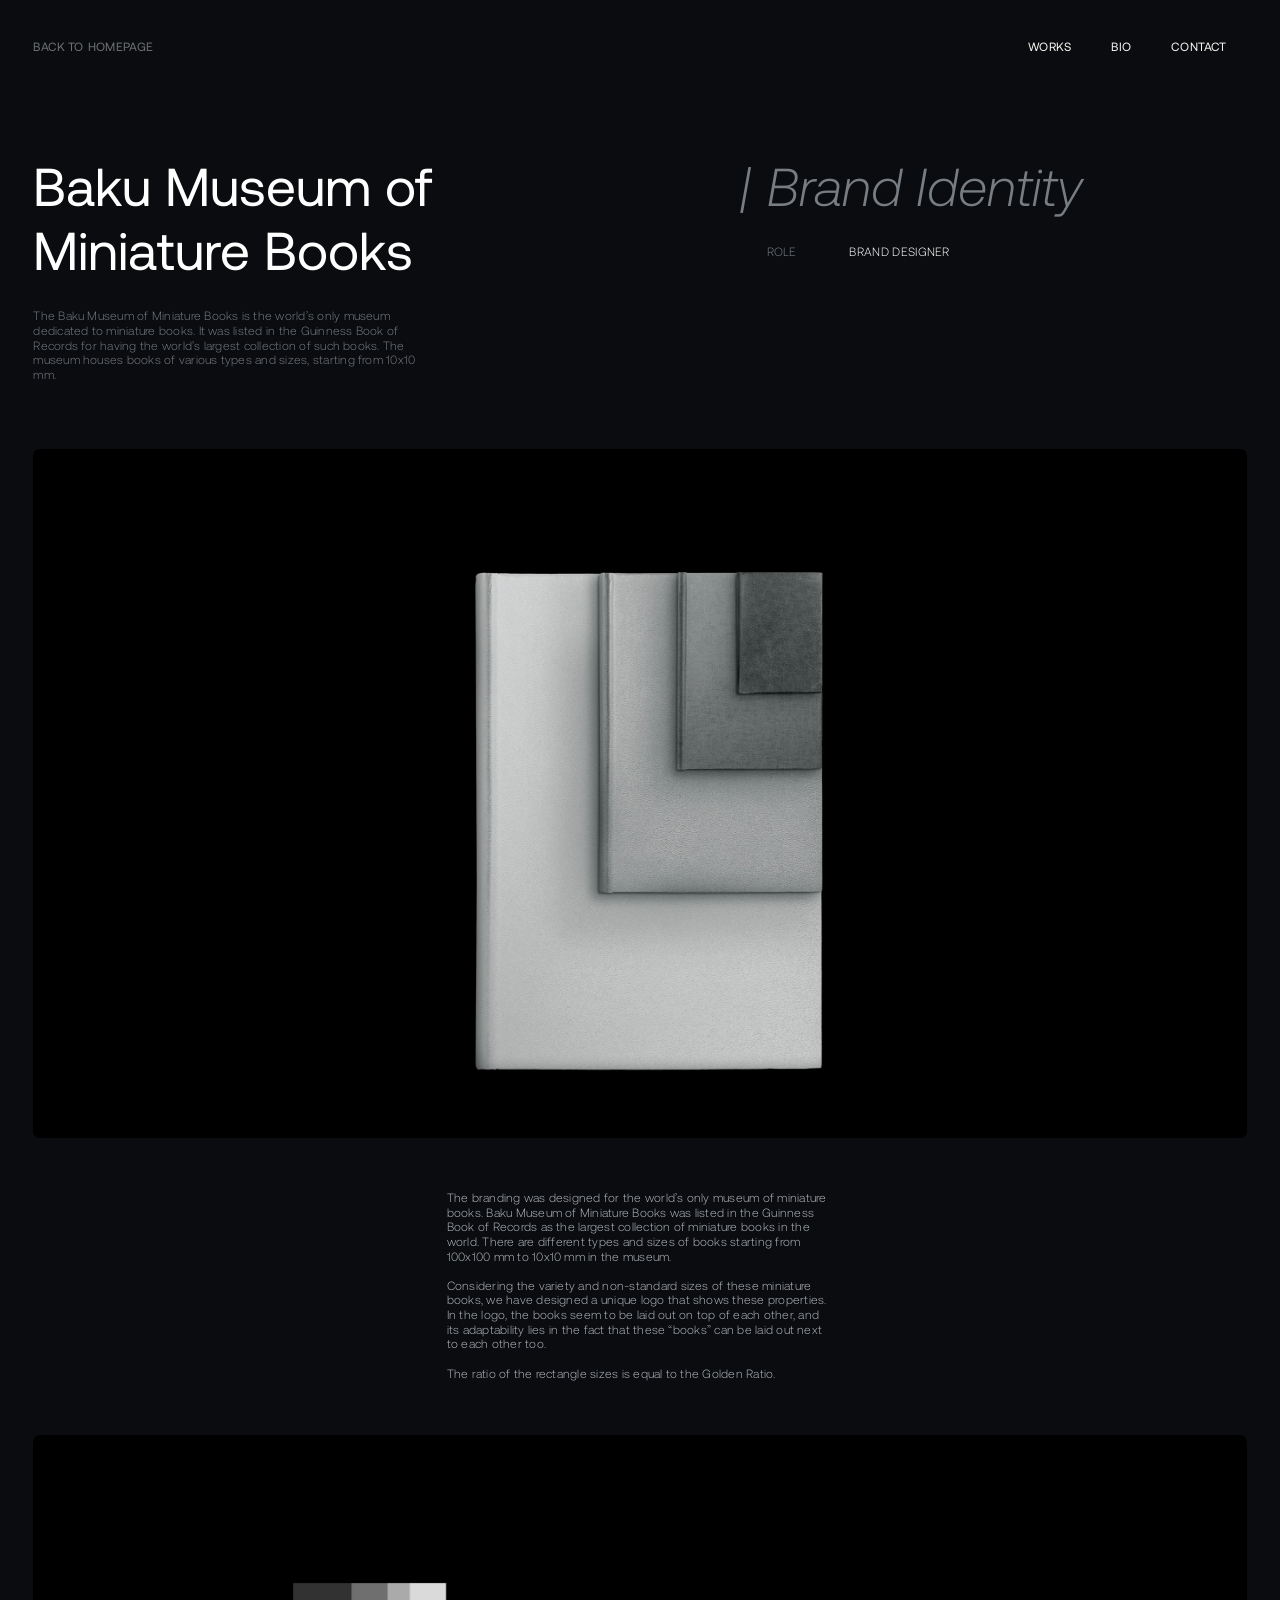
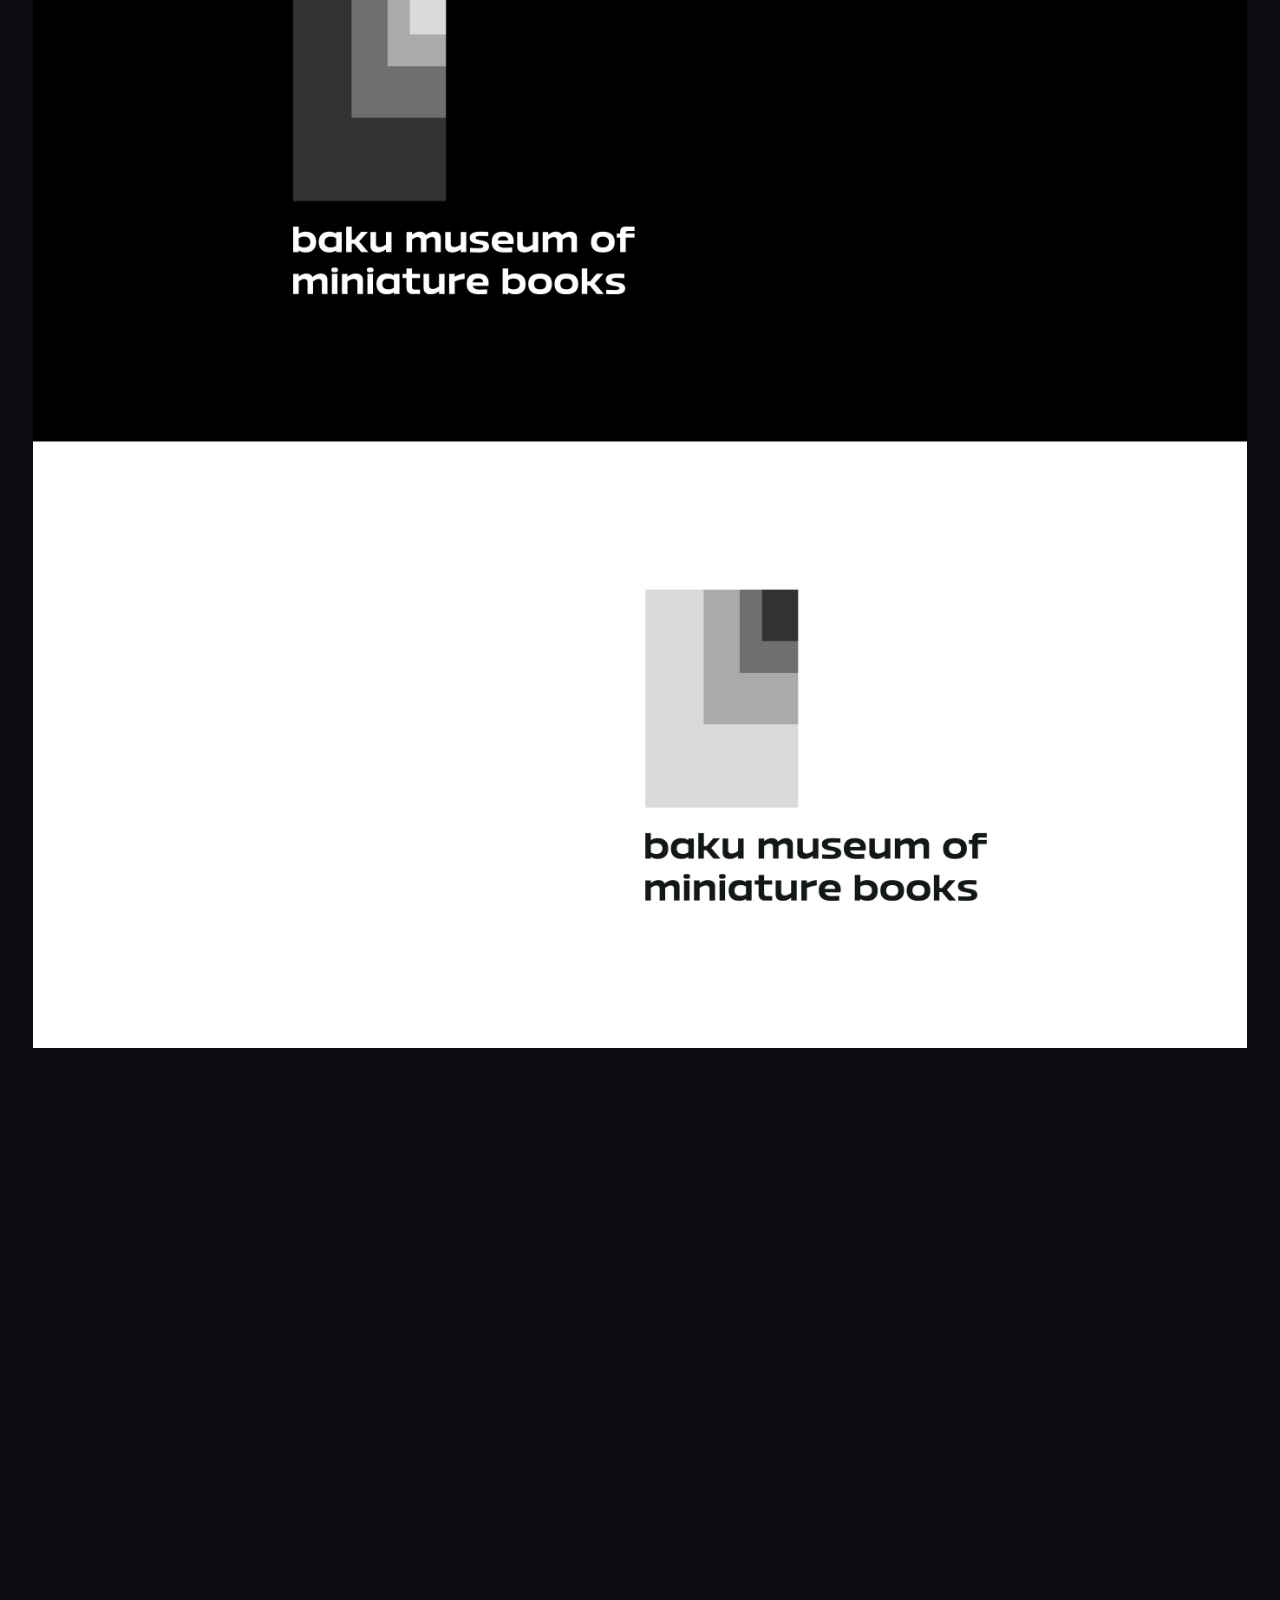
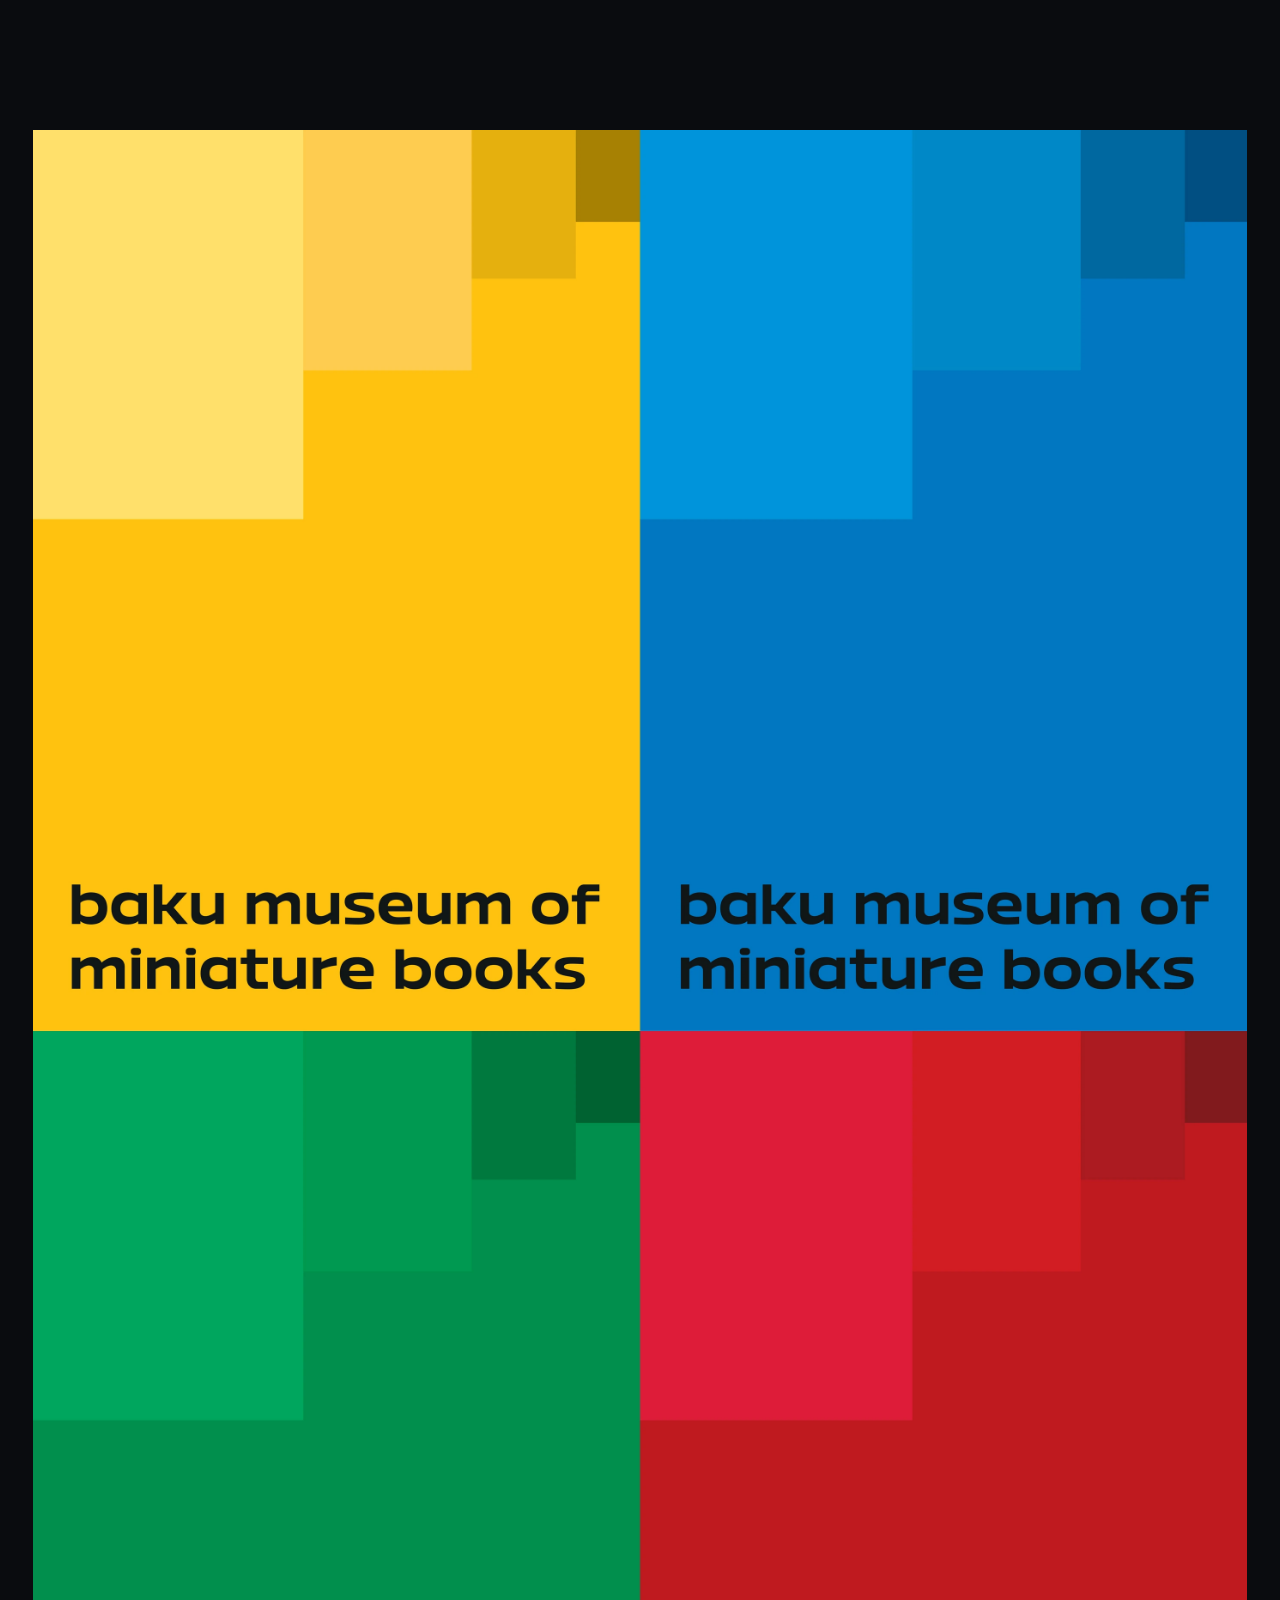
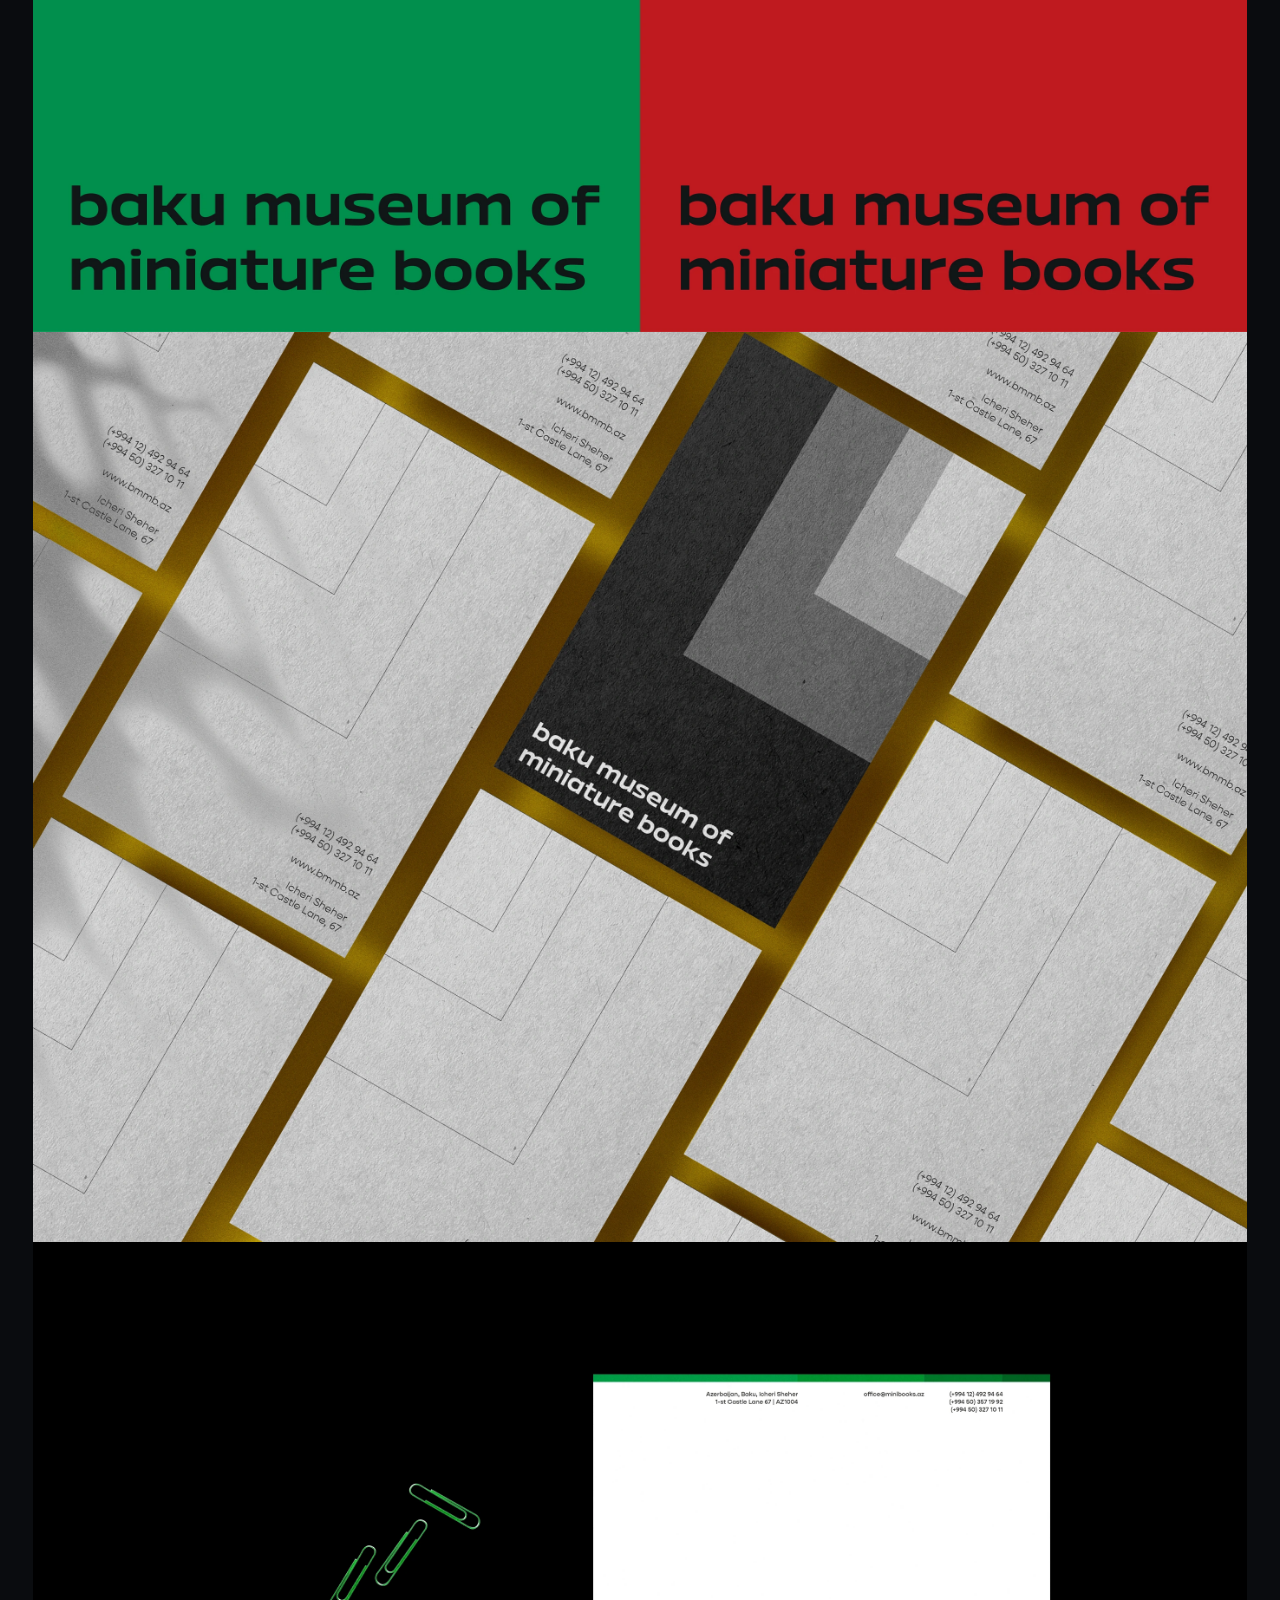
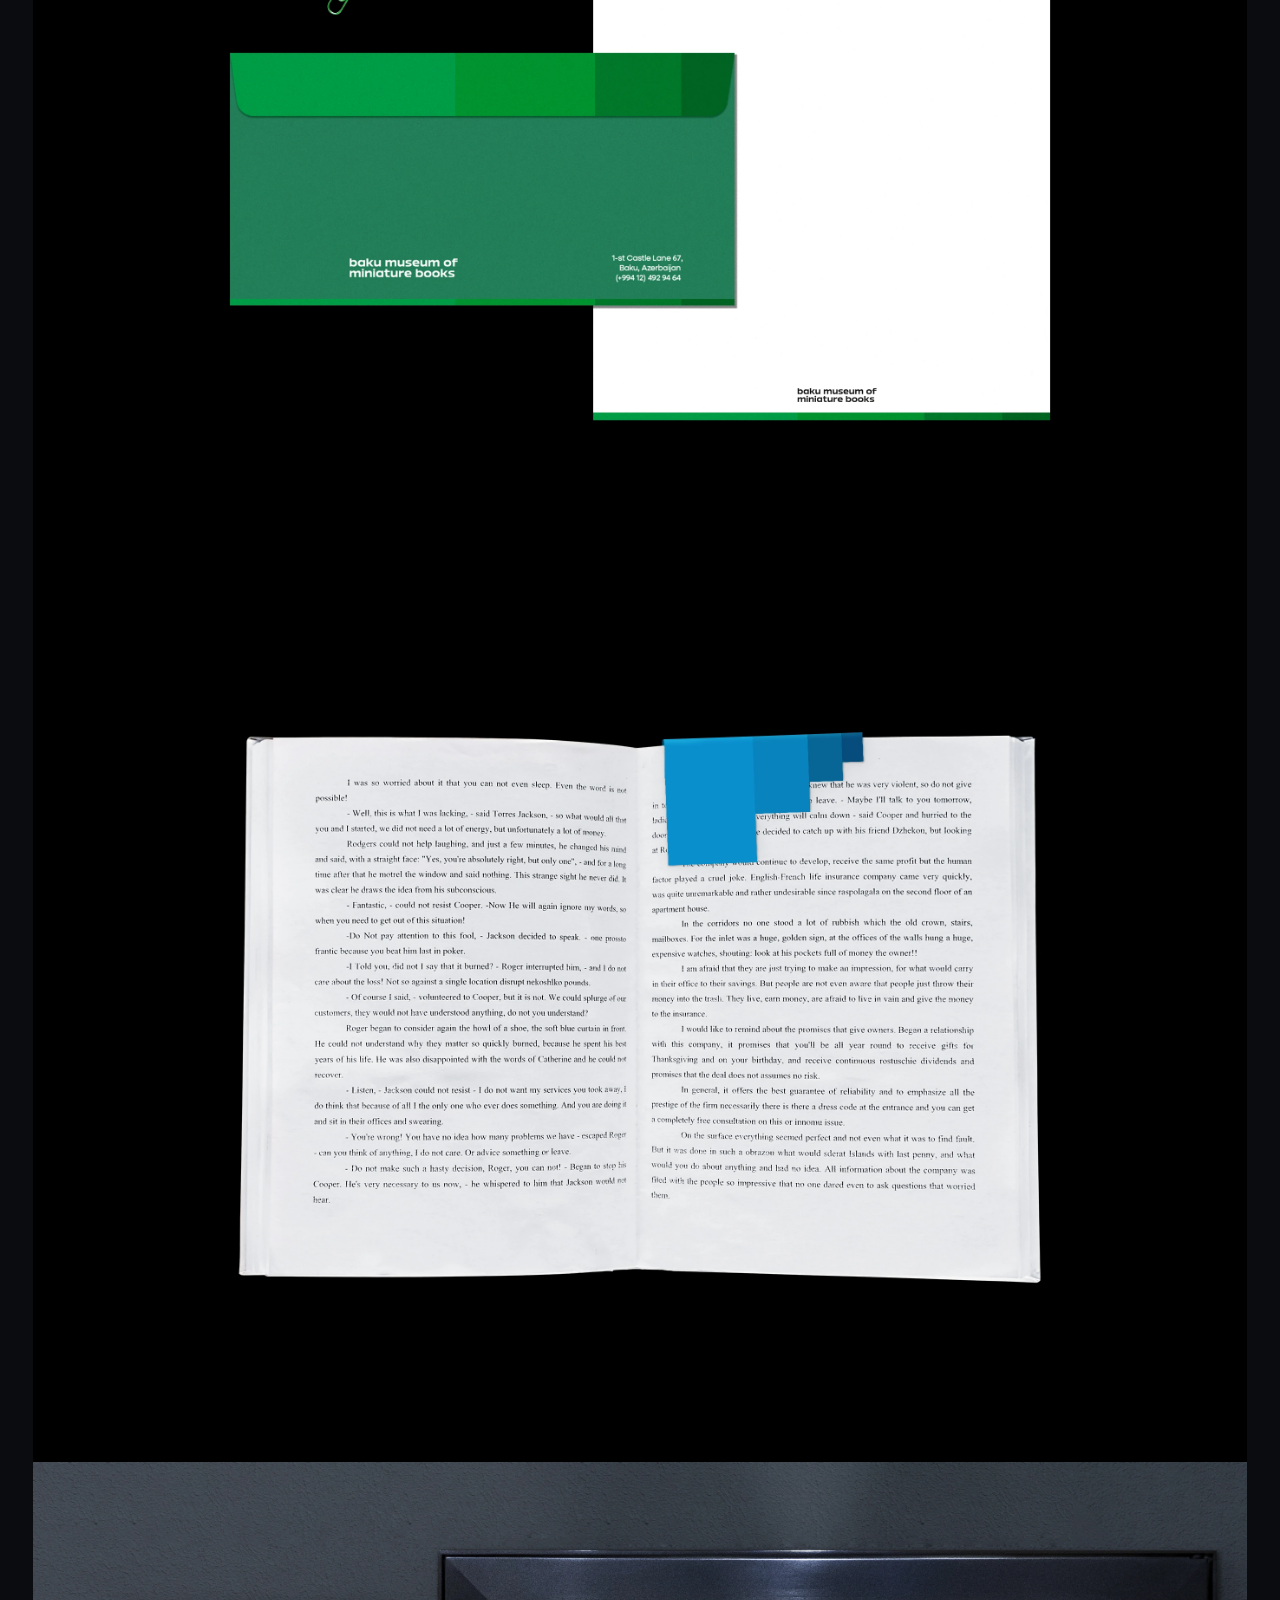
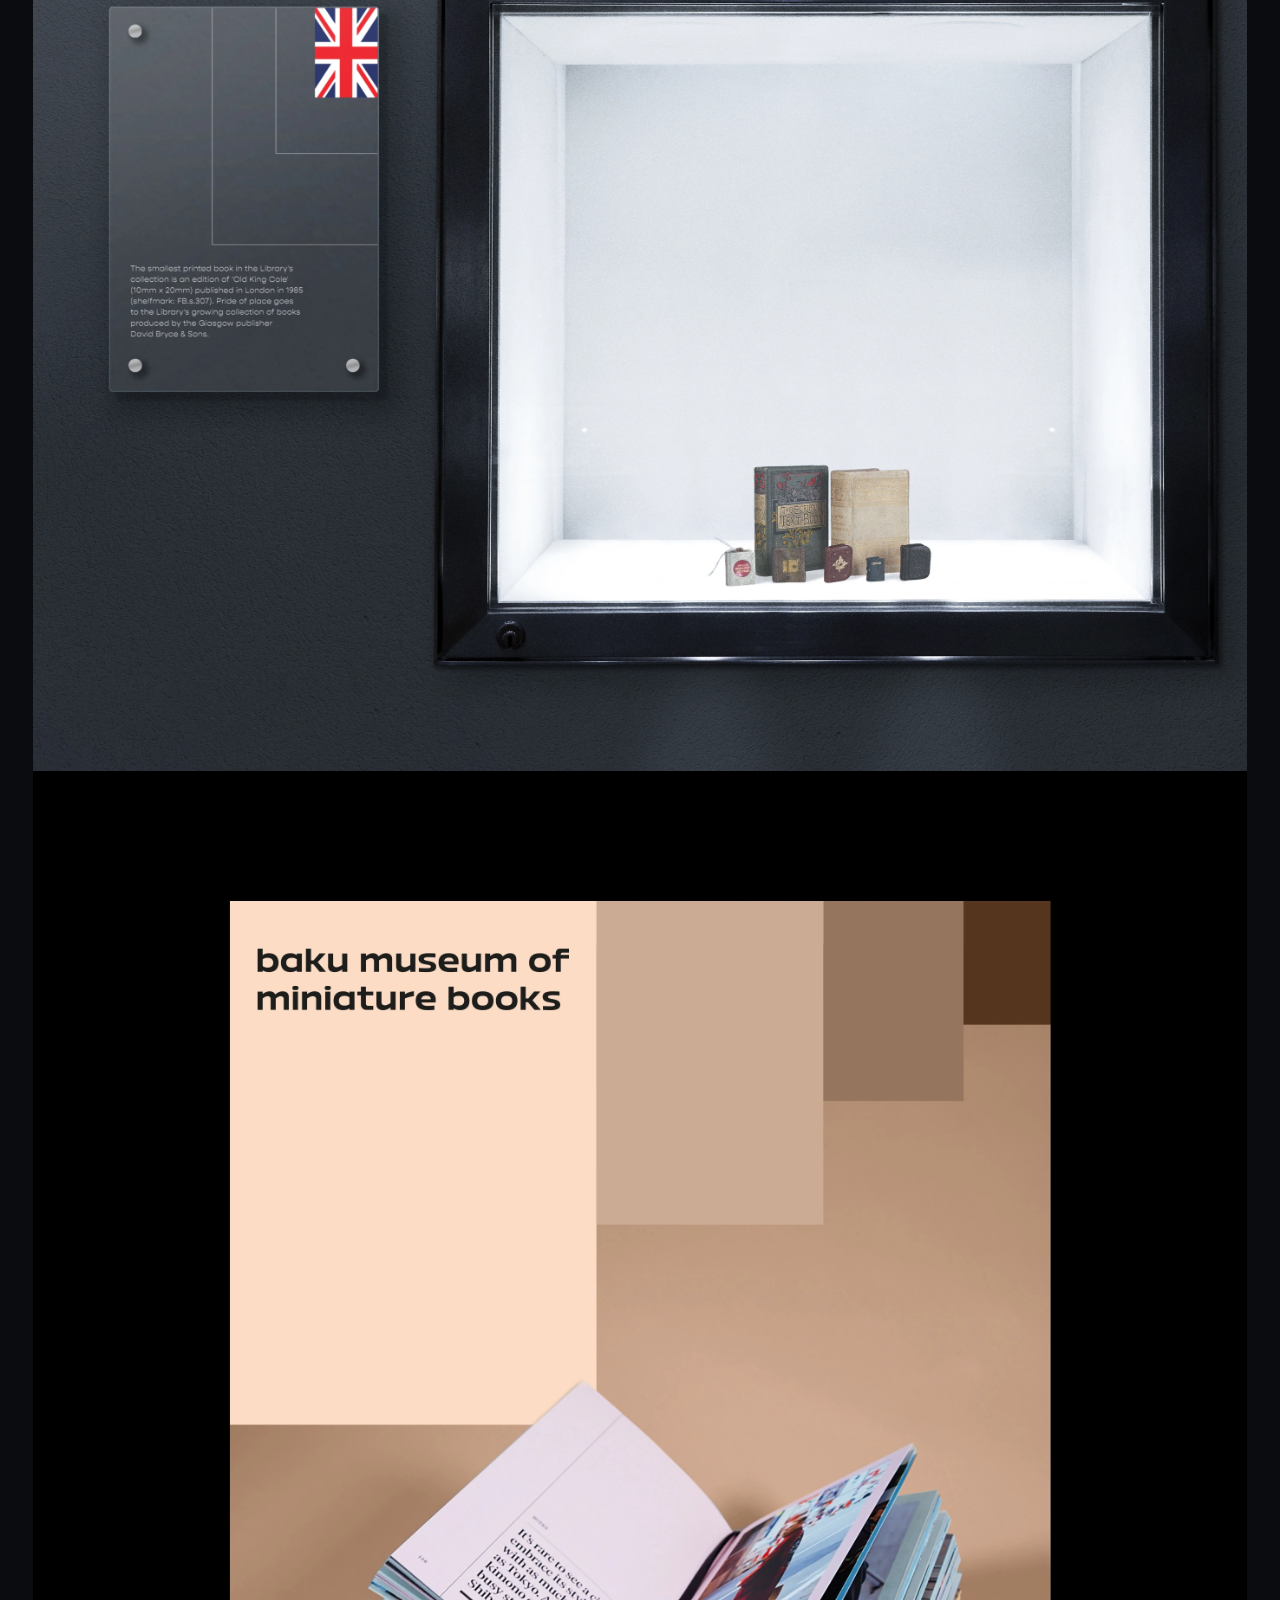
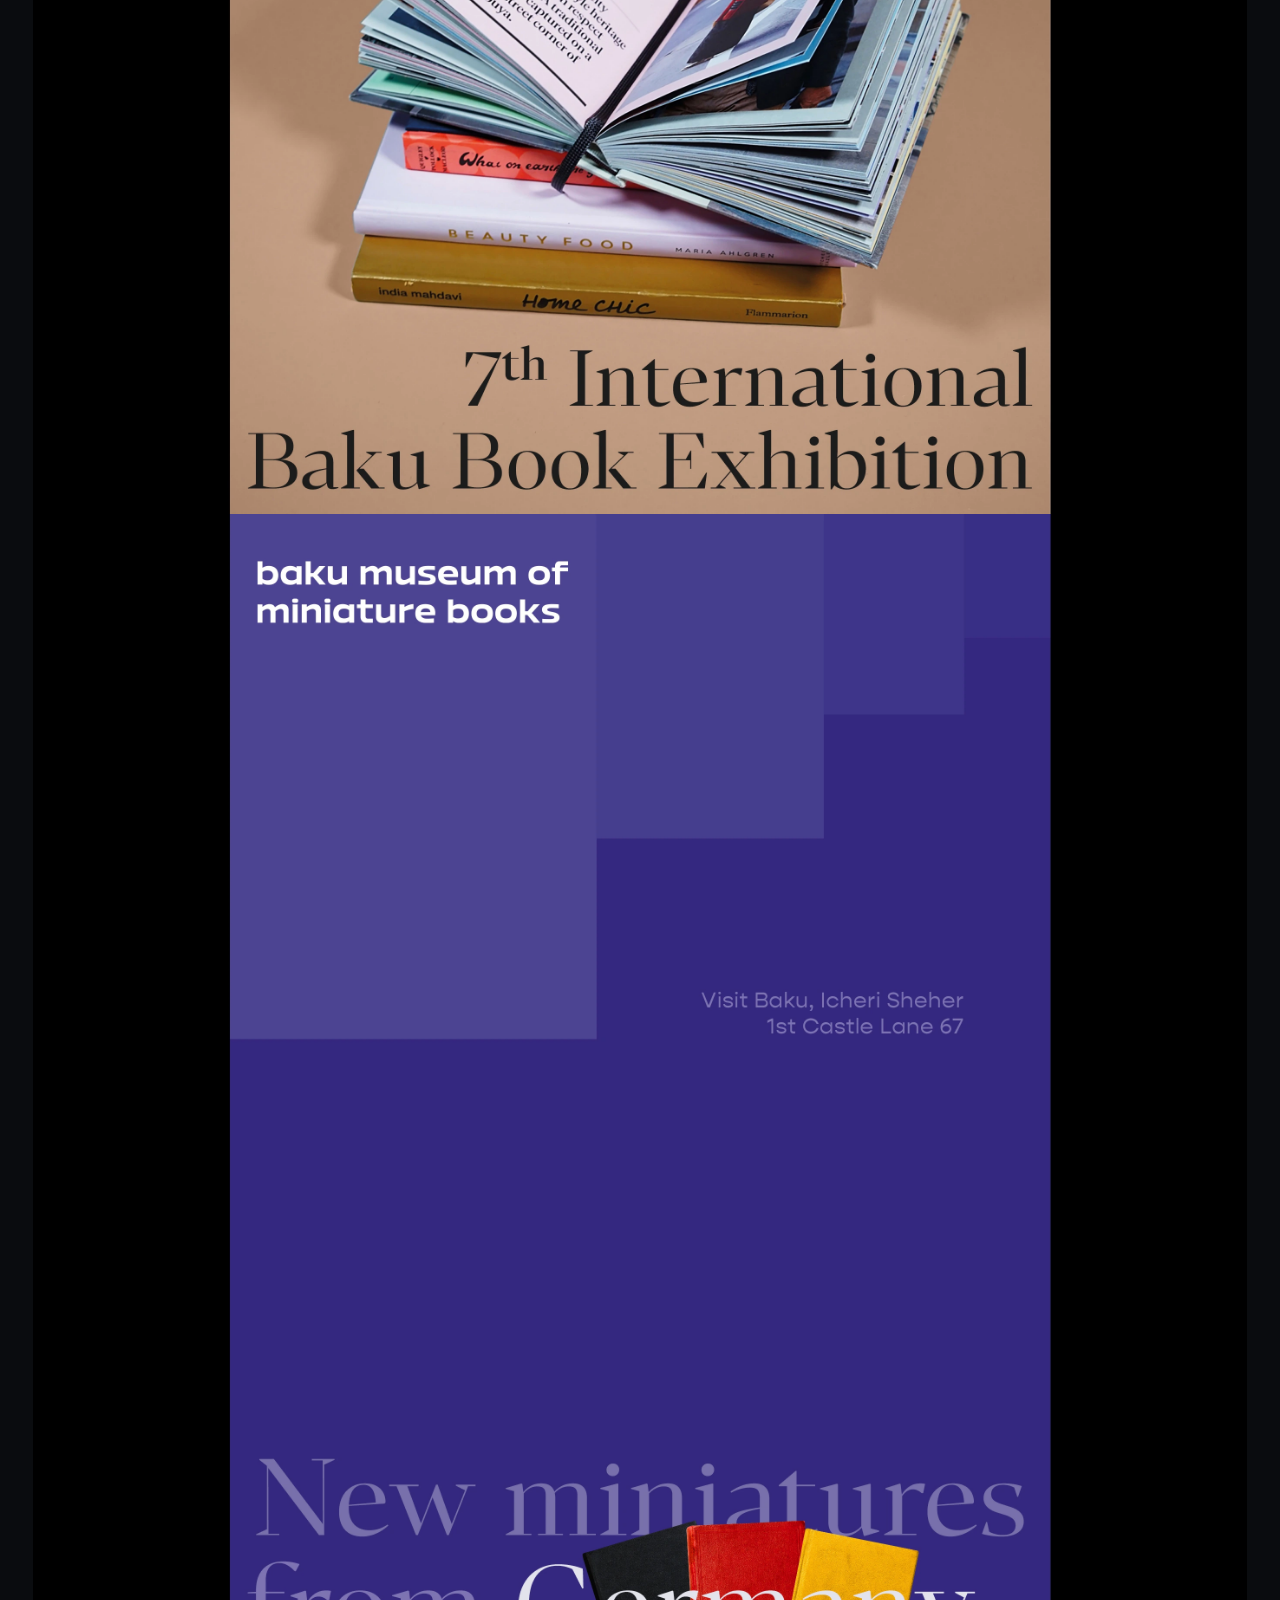
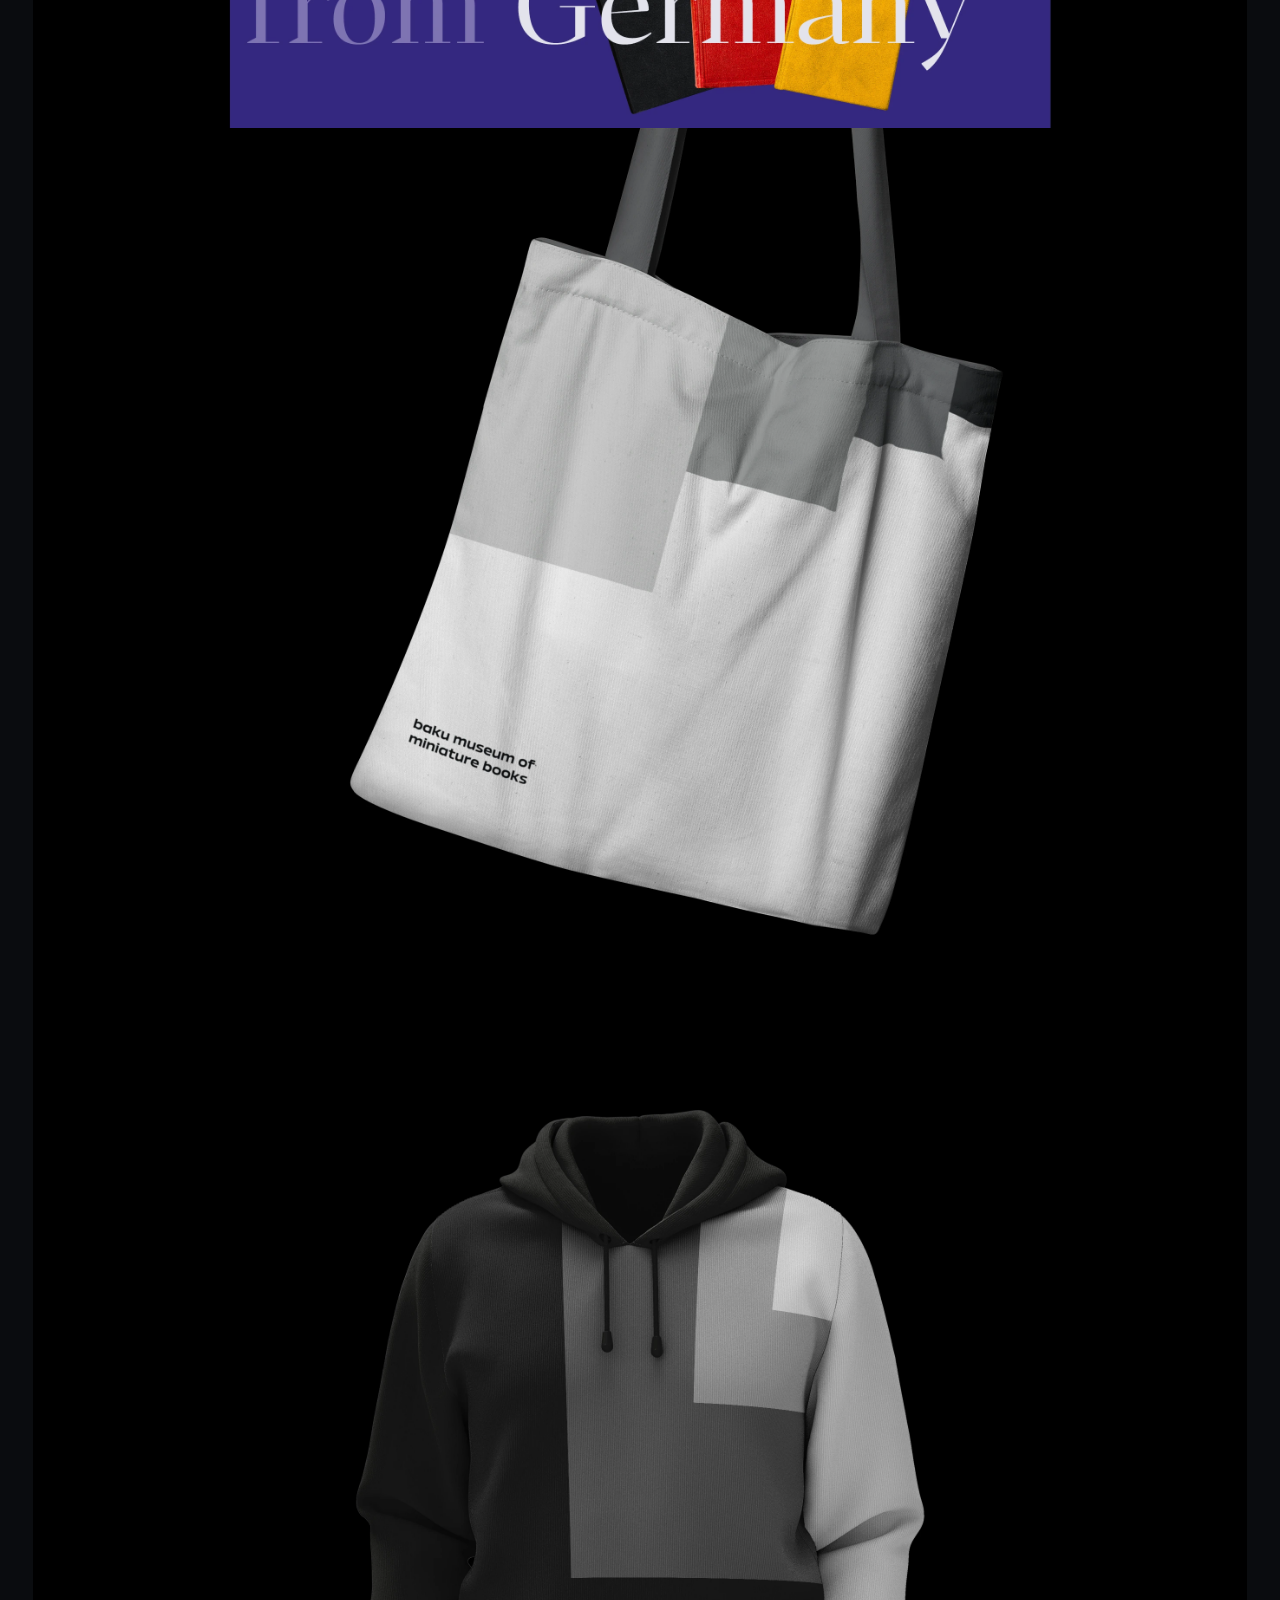
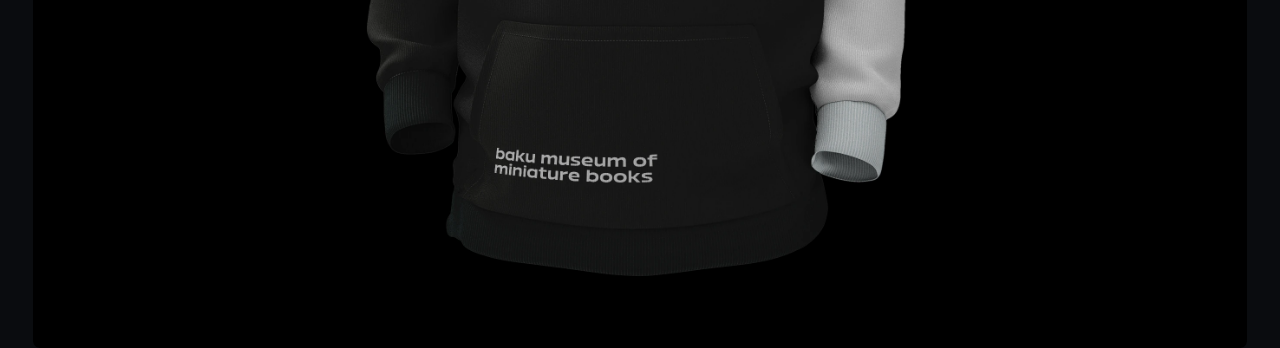
<file: bmmb.html>
<!doctype html>
<html lang="en" class="bmmb-document">
  <head>
    <!-- Google Tag Manager -->
    <script>(function(w,d,s,l,i){w[l]=w[l]||[];w[l].push({'gtm.start':
    new Date().getTime(),event:'gtm.js'});var f=d.getElementsByTagName(s)[0],
    j=d.createElement(s),dl=l!='dataLayer'?'&l='+l:'';j.async=true;j.src=
    'https://www.googletagmanager.com/gtm.js?id='+i+dl;f.parentNode.insertBefore(j,f);
    })(window,document,'script','dataLayer','GTM-M94FSGMZ');</script>
    <!-- End Google Tag Manager -->
    <meta charset="utf-8">
    <meta name="viewport" content="width=device-width, initial-scale=1">
    <title>Baku Museum of Miniature Books - Parviz Bayramguliyev</title>
    <link rel="icon" href="/assets/favicon-active.svg" type="image/svg+xml">
    <script src="/title-status.js?v=favicon-files-1" defer></script>
    <meta name="description" content="Baku Museum of Miniature Books brand identity case study by Parviz Bayram for the world's only miniature books museum.">
    <meta name="robots" content="index, follow">
    <link rel="canonical" href="https://parvizbayram.com/bmmb">
    <meta property="og:site_name" content="Parviz Bayram Portfolio">
    <meta property="og:type" content="article">
    <meta property="og:title" content="Baku Museum of Miniature Books — Brand Identity Case Study — Parviz Bayram">
    <meta property="og:description" content="Baku Museum of Miniature Books brand identity case study by Parviz Bayram for the world's only miniature books museum.">
    <meta property="og:url" content="https://parvizbayram.com/bmmb">
    <meta property="og:image" content="https://parvizbayram.com/assets/bmmb/bmmb-01.webp">
    <meta name="twitter:card" content="summary_large_image">
    <meta name="twitter:title" content="Baku Museum of Miniature Books — Brand Identity Case Study — Parviz Bayram">
    <meta name="twitter:description" content="Baku Museum of Miniature Books brand identity case study by Parviz Bayram for the world's only miniature books museum.">
    <meta name="twitter:image" content="https://parvizbayram.com/assets/bmmb/bmmb-01.webp">
    <script src="/scale-init.js?v=safari-vimeo-shell-1"></script>
    <link rel="preload" href="/fonts/Aeonik%20Font%20Family/Variable/AeonikPro-Regular.ttf" as="font" type="font/ttf" crossorigin>
    <link rel="preload" href="/fonts/Aeonik%20Font%20Family/Variable/AeonikPro-RegularItalic.ttf" as="font" type="font/ttf" crossorigin>
    <link rel="preload" href="/fonts/Editorial%20Font%20Family/EditorialNew-UltralightItalic.woff2" as="font" type="font/woff2" crossorigin>
    <link rel="preload" href="/assets/bmmb/bmmb-01.webp" as="image" type="image/webp" fetchpriority="high">
    <link rel="stylesheet" href="/styles.css?v=hero-gap-1">
  </head>
  <body class="bmmb-body">
    <!-- Google Tag Manager (noscript) -->
    <noscript><iframe src="https://www.googletagmanager.com/ns.html?id=GTM-M94FSGMZ"
    height="0" width="0" style="display:none;visibility:hidden"></iframe></noscript>
    <!-- End Google Tag Manager (noscript) -->
    <header class="site-header bio-header bmmb-header" data-name="header">
      <a class="back-home bio-back-home bmmb-back-home" href="/">
        <span>BACK TO HOMEPAGE</span>
      </a>
      <nav class="main-nav bio-main-nav bmmb-main-nav" aria-label="Main navigation">
        <a class="nav-link" href="/#works"><span>WORKS</span></a>
        <a class="nav-link" href="/bio"><span>BIO</span></a>
        <a class="nav-link" href="/contact"><span>CONTACT</span></a>
      </nav>
    </header>

    <div class="case-stage bmmb-stage" data-flow-stage>
      <main class="case-shell bmmb-shell" id="top" data-name="bmmb" data-flow-shell>
        <section class="case-intro" aria-label="Baku Museum of Miniature Books intro">
        <h1 class="work-project-title bmmb-project-title">Baku Museum of<br>Miniature Books</h1>
        <p class="work-project-type bmmb-project-type" style="width: 520px;"><span class="bmmb-project-separator" aria-hidden="true">|</span><span class="bmmb-project-name">Brand Identity</span></p>
        <p class="work-copy work-copy-grey" style="width: 610px;">
          The Baku Museum of Miniature Books is the world’s only museum dedicated to miniature books. It was listed in the Guinness Book of Records for having the world’s largest collection of such books. The museum houses books of various types and sizes, starting from 10x10 mm.
        </p>
        <p class="work-label">ROLE</p>
        <p class="work-role" style="font-size: 18px; width: 172px;">BRAND DESIGNER</p>
        </section>

        <section class="case-flow bmmb-content" aria-label="Baku Museum of Miniature Books case study">
          <div class="work-media case-media bmmb-media" style="--media-h: 1033px;">
            <img class="work-img" src="/assets/bmmb/bmmb-01.webp" alt="Baku Museum of Miniature Books branding visual 1" loading="eager" decoding="sync" fetchpriority="high">
          </div>

          <p class="work-copy work-copy-light case-copy bmmb-case-copy bmmb-primary-copy" style="--copy-w: 580px;">
            The branding was designed for the world’s only museum of miniature books. Baku Museum of Miniature Books was listed in the Guinness Book of Records as the largest collection of miniature books in the world. There are different types and sizes of books starting from 100x100 mm to 10x10 mm in the museum.
            <br><br>
            Considering the variety and non-standard sizes of these miniature books, we have designed a unique logo that shows these properties. In the logo, the books seem to be laid out on top of each other, and its adaptability lies in the fact that these “books” can be laid out next to each other too.
            <br><br>
            The ratio of the rectangle sizes is equal to the Golden Ratio.
          </p>

          <div class="case-stack continuous-case-strip">
          <div class="work-media case-media bmmb-media case-media-start" style="--media-h: 1820px;">
            <img class="work-img" src="/assets/bmmb/bmmb-02.webp" alt="Baku Museum of Miniature Books branding visual 2" loading="lazy" decoding="async">
          </div>

          <div class="work-media work-video case-media bmmb-media case-media-flat case-video case-video-crop-y bmmb-video-embed" style="--media-h: 1024px;">
            <iframe src="https://player.vimeo.com/video/798403745?h=9b655b095b&amp;badge=0&amp;autoplay=1&amp;loop=1&amp;autopause=0&amp;controls=0&amp;transparent=1&amp;player_id=0&amp;app_id=58479&amp;quality=1080p" loading="lazy" allow="autoplay; picture-in-picture" sandbox="allow-same-origin allow-scripts allow-pointer-lock allow-forms allow-popups allow-popups-to-escape-sandbox" title="Baku Museum of Miniature Books branding video"></iframe>
          </div>

          <div class="work-media case-media bmmb-media case-media-flat" style="--media-h: 2702px;">
            <img class="work-img" src="/assets/bmmb/bmmb-03.webp" alt="Baku Museum of Miniature Books branding visual 3" loading="lazy" decoding="async">
          </div>
          <div class="work-media case-media bmmb-media case-media-flat" style="--media-h: 1365px;">
            <img class="work-img" src="/assets/bmmb/bmmb-04.webp" alt="Baku Museum of Miniature Books branding visual 4" loading="lazy" decoding="async">
          </div>
          <div class="work-media case-media bmmb-media case-media-flat" style="--media-h: 1365px;">
            <img class="work-img" src="/assets/bmmb/bmmb-05.webp" alt="Baku Museum of Miniature Books branding visual 5" loading="lazy" decoding="async">
          </div>
          <div class="work-media case-media bmmb-media case-media-flat" style="--media-h: 1365px;">
            <img class="work-img" src="/assets/bmmb/bmmb-06.webp" alt="Baku Museum of Miniature Books branding visual 6" loading="lazy" decoding="async">
          </div>
          <div class="work-media case-media bmmb-media case-media-flat" style="--media-h: 1364px;">
            <img class="work-img" src="/assets/bmmb/bmmb-07.webp" alt="Baku Museum of Miniature Books branding visual 7" loading="lazy" decoding="async">
          </div>
          <div class="work-media case-media bmmb-media case-media-flat" style="--media-h: 2015px;">
            <img class="work-img" src="/assets/bmmb/bmmb-08.webp" alt="Baku Museum of Miniature Books branding visual 8" loading="lazy" decoding="async">
          </div>
          <div class="work-media case-media bmmb-media case-media-flat" style="--media-h: 1820px;">
            <img class="work-img" src="/assets/bmmb/bmmb-09.webp" alt="Baku Museum of Miniature Books branding visual 9" loading="lazy" decoding="async">
          </div>
          <div class="work-media case-media bmmb-media case-media-flat" style="--media-h: 1365px;">
            <img class="work-img" src="/assets/bmmb/bmmb-10.webp" alt="Baku Museum of Miniature Books branding visual 10" loading="lazy" decoding="async">
          </div>
          <div class="work-media case-media bmmb-media case-media-last" style="--media-h: 1365px;">
            <img class="work-img" src="/assets/bmmb/bmmb-11.webp" alt="Baku Museum of Miniature Books branding visual 11" loading="lazy" decoding="async">
          </div>
          </div>

          <section class="next-project-panel" data-next-project hidden aria-label="Next project">
            <a class="next-project-link" data-next-project-link href="#">
              <span class="next-project-eyebrow" data-next-project-eyebrow>WHAT'S NEXT?</span>
              <div class="next-project-preview-host" data-next-project-preview-host></div>
            </a>
            <span class="next-project-cursor" data-next-project-cursor aria-hidden="true">
              <span>Next</span>
              <span>Project</span>
            </span>
          </section>
        </section>
      </main>
    </div>

    <template
      data-next-project-preview
      data-intro-selector=".case-intro"
      data-media-selector=".case-flow > .case-media"
      data-preview-class="bmmb-next-project-preview"
    ></template>

    <script src="/standalone-nav.js?v=works-position-memory-1"></script>
    <script src="/next-project.js?v=next-project-pilot-5"></script>
    <script src="/bmmb.js?v=bmmb-static-1"></script>
  </body>
</html>
</file>
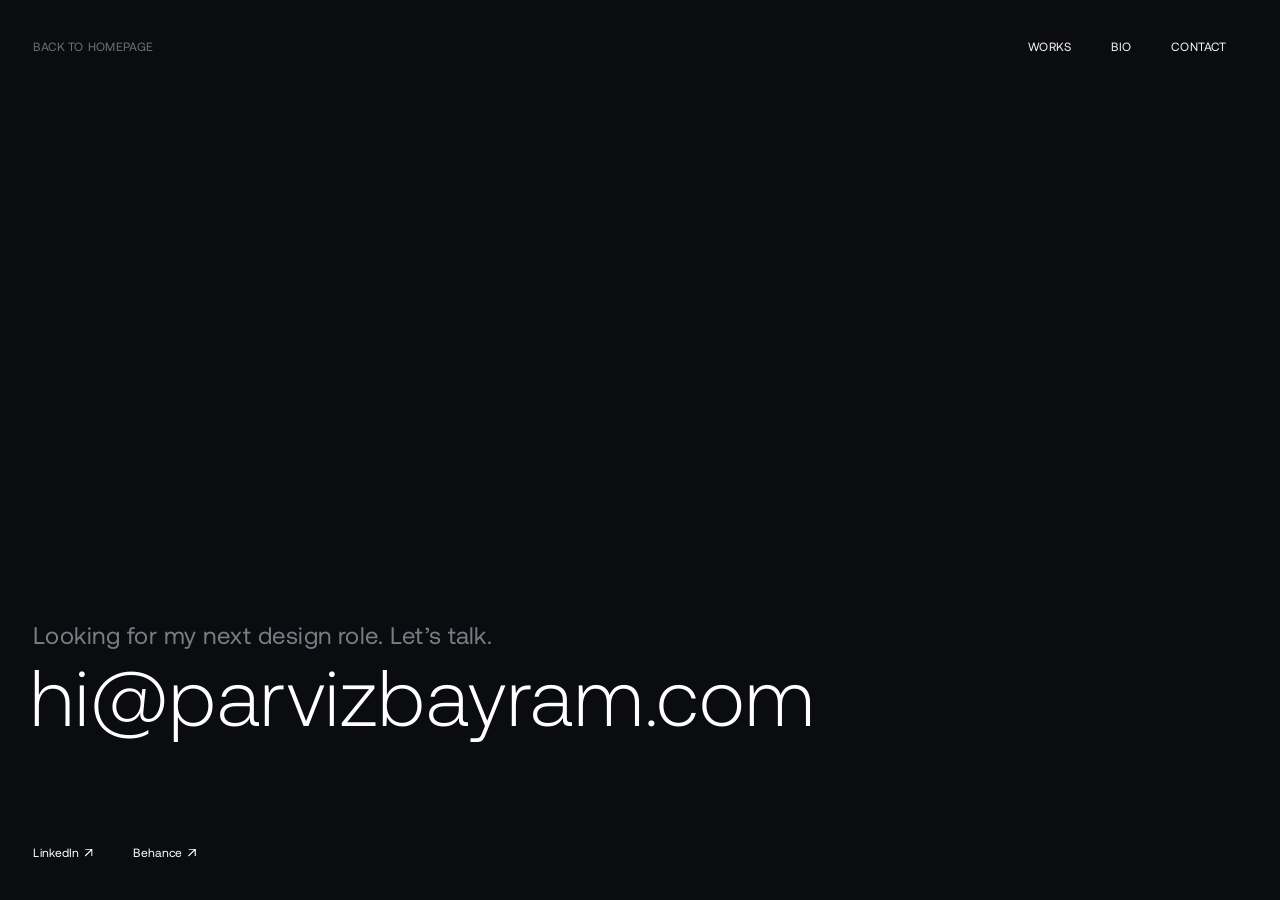
<file: contact.html>
<!doctype html>
<html lang="en" class="contact-document">
  <head>
    <!-- Google Tag Manager -->
    <script>(function(w,d,s,l,i){w[l]=w[l]||[];w[l].push({'gtm.start':
    new Date().getTime(),event:'gtm.js'});var f=d.getElementsByTagName(s)[0],
    j=d.createElement(s),dl=l!='dataLayer'?'&l='+l:'';j.async=true;j.src=
    'https://www.googletagmanager.com/gtm.js?id='+i+dl;f.parentNode.insertBefore(j,f);
    })(window,document,'script','dataLayer','GTM-M94FSGMZ');</script>
    <!-- End Google Tag Manager -->
    <meta charset="utf-8">
    <meta name="viewport" content="width=device-width, initial-scale=1">
    <title>Let's Talk</title>
    <link rel="icon" href="/assets/favicon-active.svg" type="image/svg+xml">
    <script src="/title-status.js?v=favicon-files-1" defer></script>
    <meta name="description" content="Contact Parviz Bayram for visual design, brand identity, UX/UI, and digital product design opportunities.">
    <meta name="robots" content="index, follow">
    <link rel="canonical" href="https://parvizbayram.com/contact">
    <meta property="og:site_name" content="Parviz Bayram Portfolio">
    <meta property="og:type" content="website">
    <meta property="og:title" content="Contact — Parviz Bayram">
    <meta property="og:description" content="Contact Parviz Bayram for visual design, brand identity, UX/UI, and digital product design opportunities.">
    <meta property="og:url" content="https://parvizbayram.com/contact">
    <meta property="og:image" content="https://parvizbayram.com/assets/main/background.webp">
    <meta name="twitter:card" content="summary_large_image">
    <meta name="twitter:title" content="Contact — Parviz Bayram">
    <meta name="twitter:description" content="Contact Parviz Bayram for visual design, brand identity, UX/UI, and digital product design opportunities.">
    <meta name="twitter:image" content="https://parvizbayram.com/assets/main/background.webp">
    <script src="/scale-init.js?v=safari-vimeo-shell-1"></script>
    <link rel="preload" href="/fonts/Aeonik%20Font%20Family/Variable/AeonikPro-Regular.ttf" as="font" type="font/ttf" crossorigin>
    <link rel="preload" href="/fonts/Aeonik%20Font%20Family/Variable/AeonikPro-RegularItalic.ttf" as="font" type="font/ttf" crossorigin>
    <link rel="preload" href="/fonts/Editorial%20Font%20Family/EditorialNew-UltralightItalic.woff2" as="font" type="font/woff2" crossorigin>
    <link rel="stylesheet" href="/styles.css?v=hero-gap-1">
  </head>
  <body class="contact-body">
    <!-- Google Tag Manager (noscript) -->
    <noscript><iframe src="https://www.googletagmanager.com/ns.html?id=GTM-M94FSGMZ"
    height="0" width="0" style="display:none;visibility:hidden"></iframe></noscript>
    <!-- End Google Tag Manager (noscript) -->
    <header class="site-header bio-header contact-header" data-name="header">
      <a class="back-home bio-back-home contact-back-home" href="/">
        <span>BACK TO HOMEPAGE</span>
      </a>
      <nav class="main-nav bio-main-nav contact-main-nav" aria-label="Main navigation">
        <a class="nav-link" href="/#works">
          <span>WORKS</span>
        </a>
        <a class="nav-link" href="/bio">
          <span>BIO</span>
        </a>
        <a class="nav-link" href="/contact" aria-current="page">
          <span>CONTACT</span>
        </a>
      </nav>
    </header>

    <div class="contact-stage">
      <main class="contact-shell" data-node-id="168:2" data-name="contact">
        <section class="contact-content" aria-label="Contact">
          <p class="contact-intro">Looking for my next design role. Let’s talk.</p>
          <button class="contact-email" type="button" data-copy-email="hi@parvizbayram.com">
            hi@parvizbayram.com
          </button>
          <span class="contact-copy-bubble" aria-hidden="true" data-copy-bubble>
            <span class="copy-label copy-label-default">
              <span>Click to</span>
              <span>Copy</span>
            </span>
            <span class="copy-label copy-label-copied">Copied!</span>
          </span>
        </section>

        <footer class="contact-socials" aria-label="Social links">
          <a class="contact-social-link contact-linkedin" href="https://www.linkedin.com/in/parvizbayram" target="_blank" rel="noopener noreferrer">
            <span>LinkedIn</span>
            <img src="/assets/contact/arrow-icon.svg" alt="" aria-hidden="true">
          </a>
          <a class="contact-social-link contact-behance" href="https://www.behance.net/parvizbayram" target="_blank" rel="noopener noreferrer">
            <span>Behance</span>
            <img src="/assets/contact/arrow-icon.svg" alt="" aria-hidden="true">
          </a>
        </footer>
      </main>
    </div>

    <script src="/standalone-nav.js?v=works-position-memory-1"></script>
    <script src="/contact.js?v=contact-static-1"></script>
  </body>
</html>
</file>
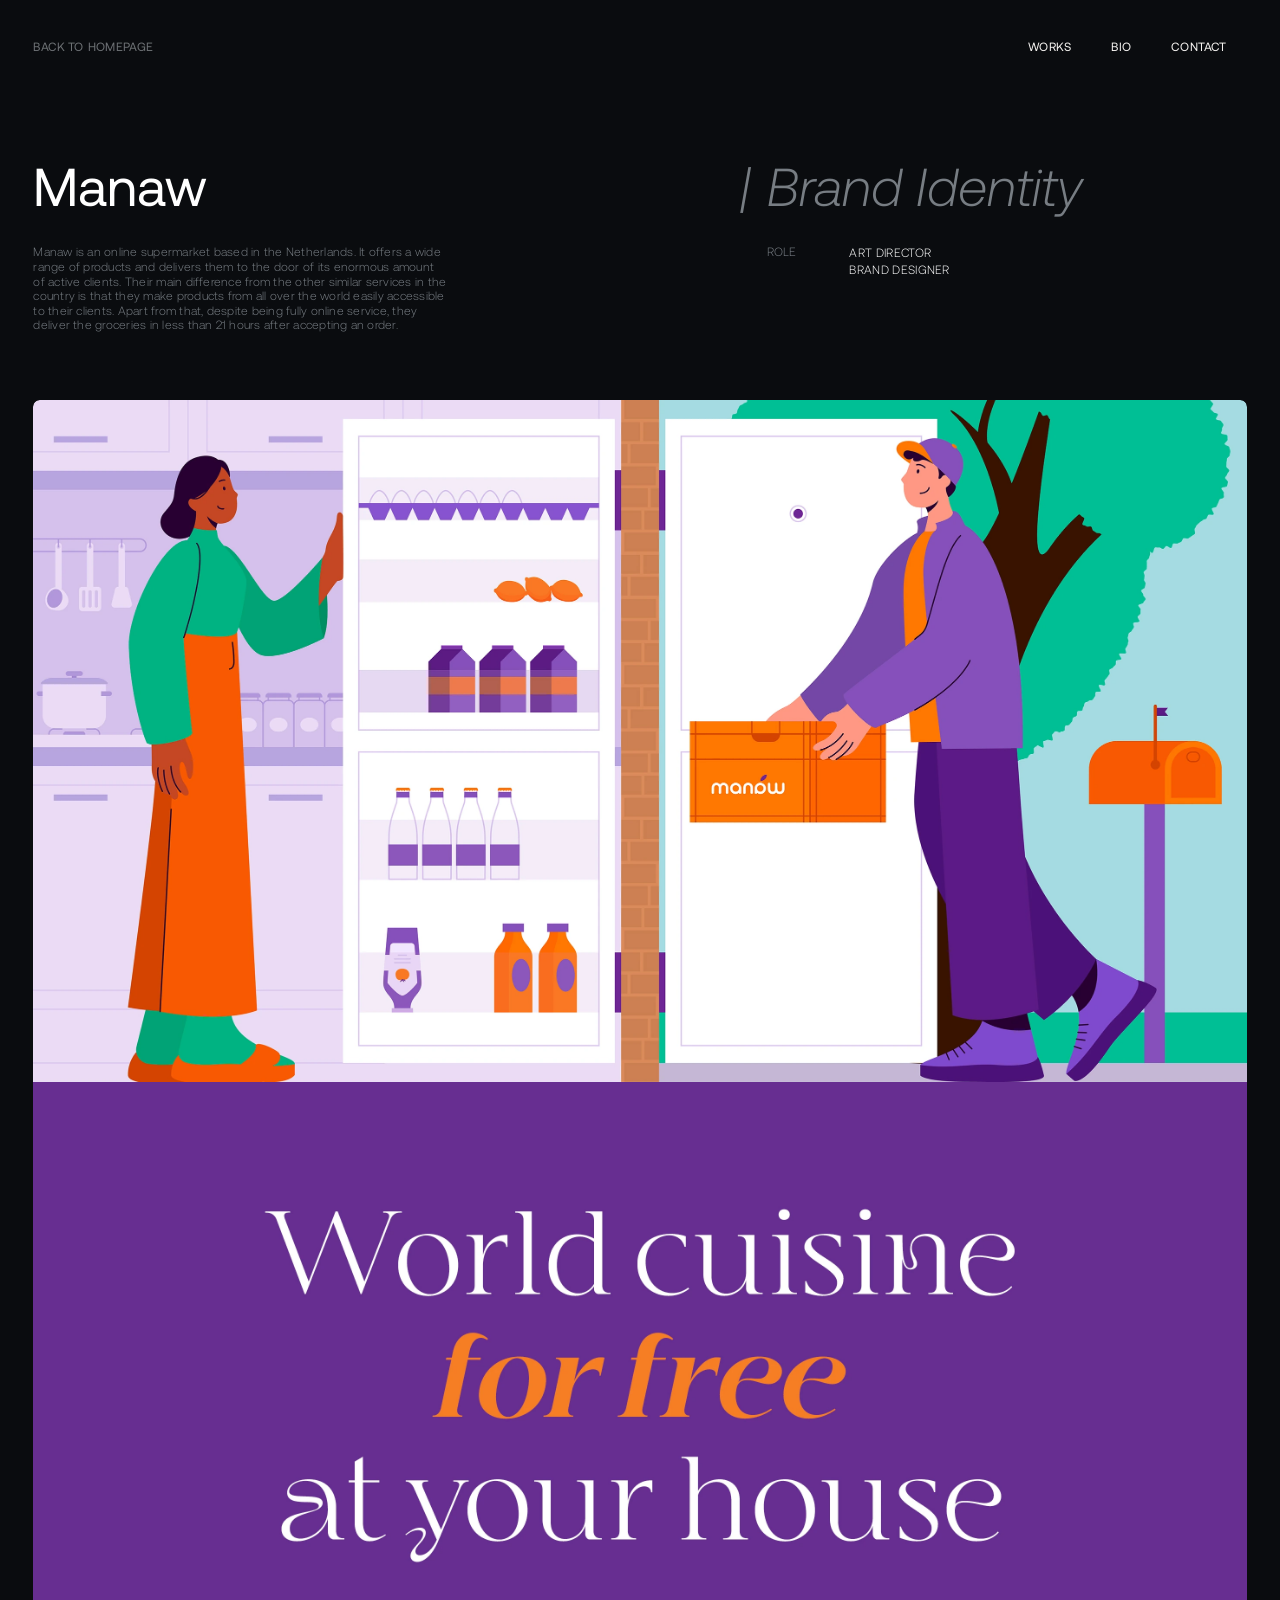
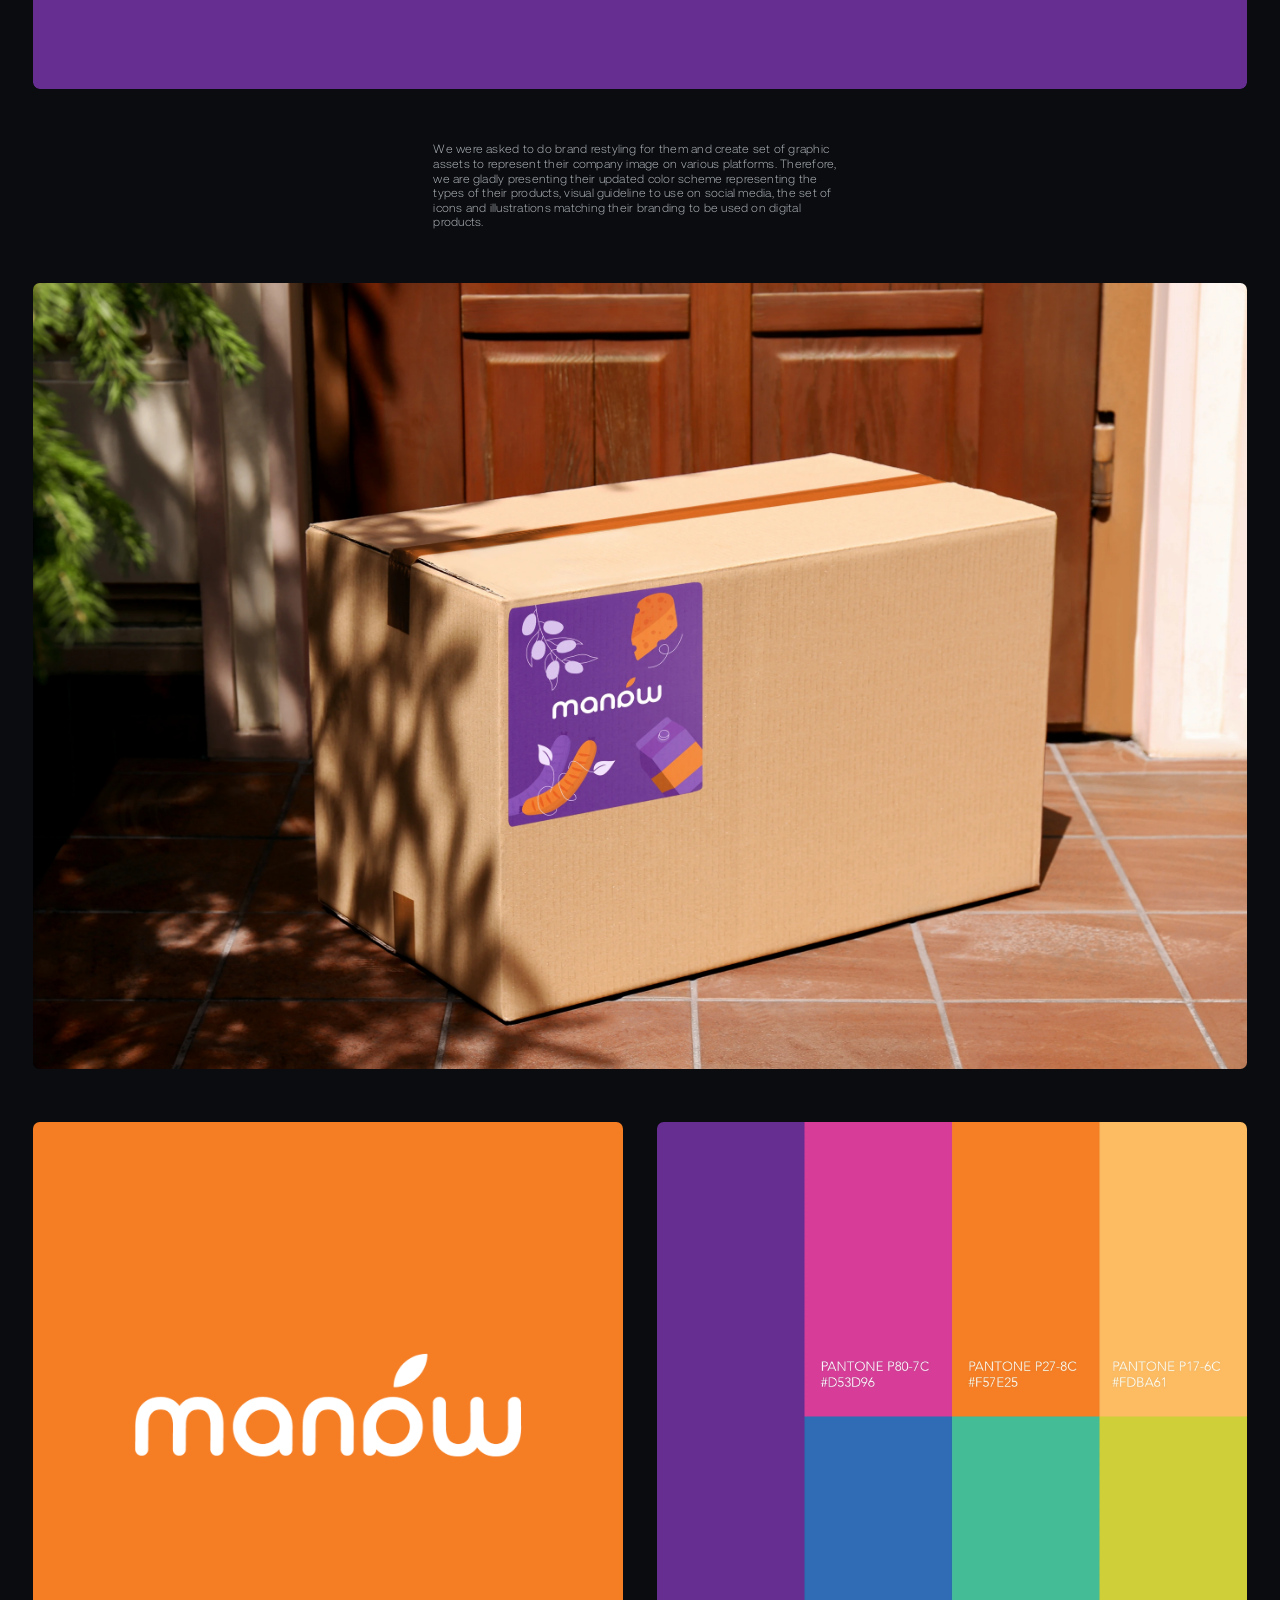
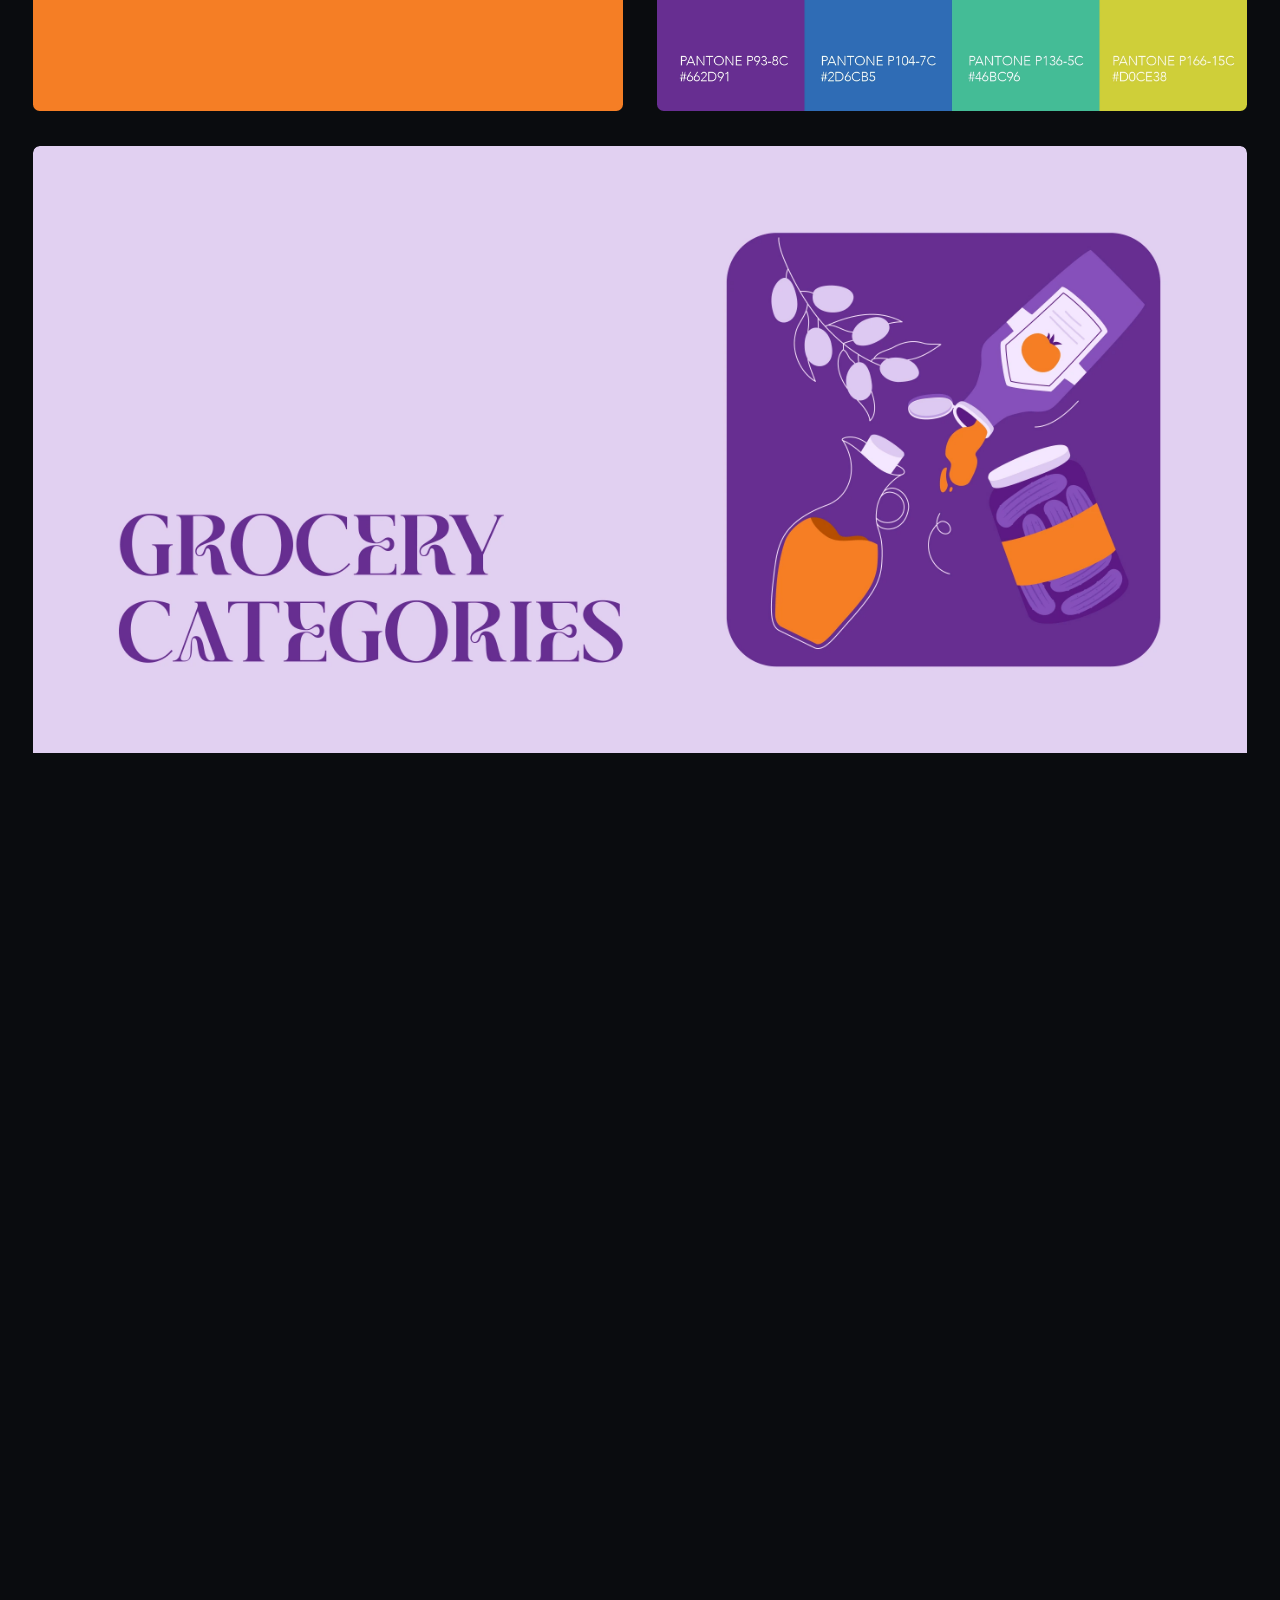
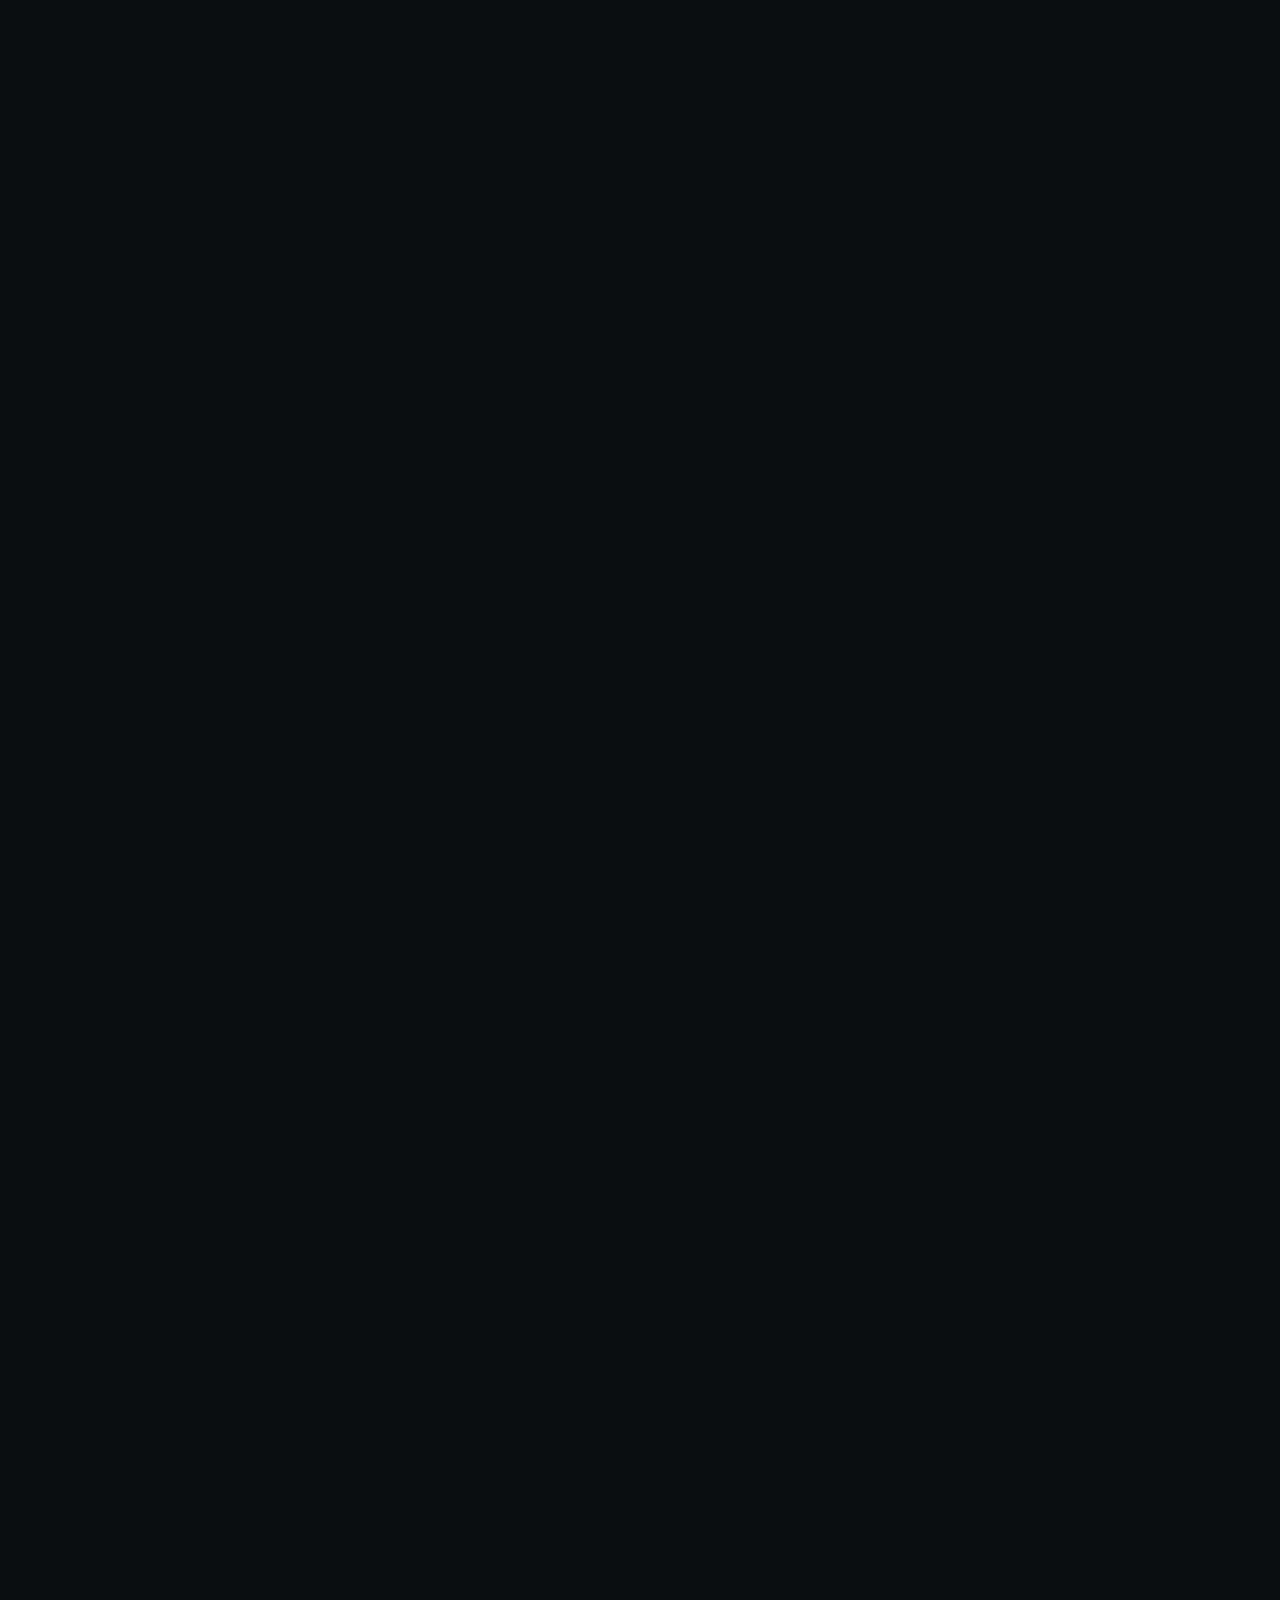
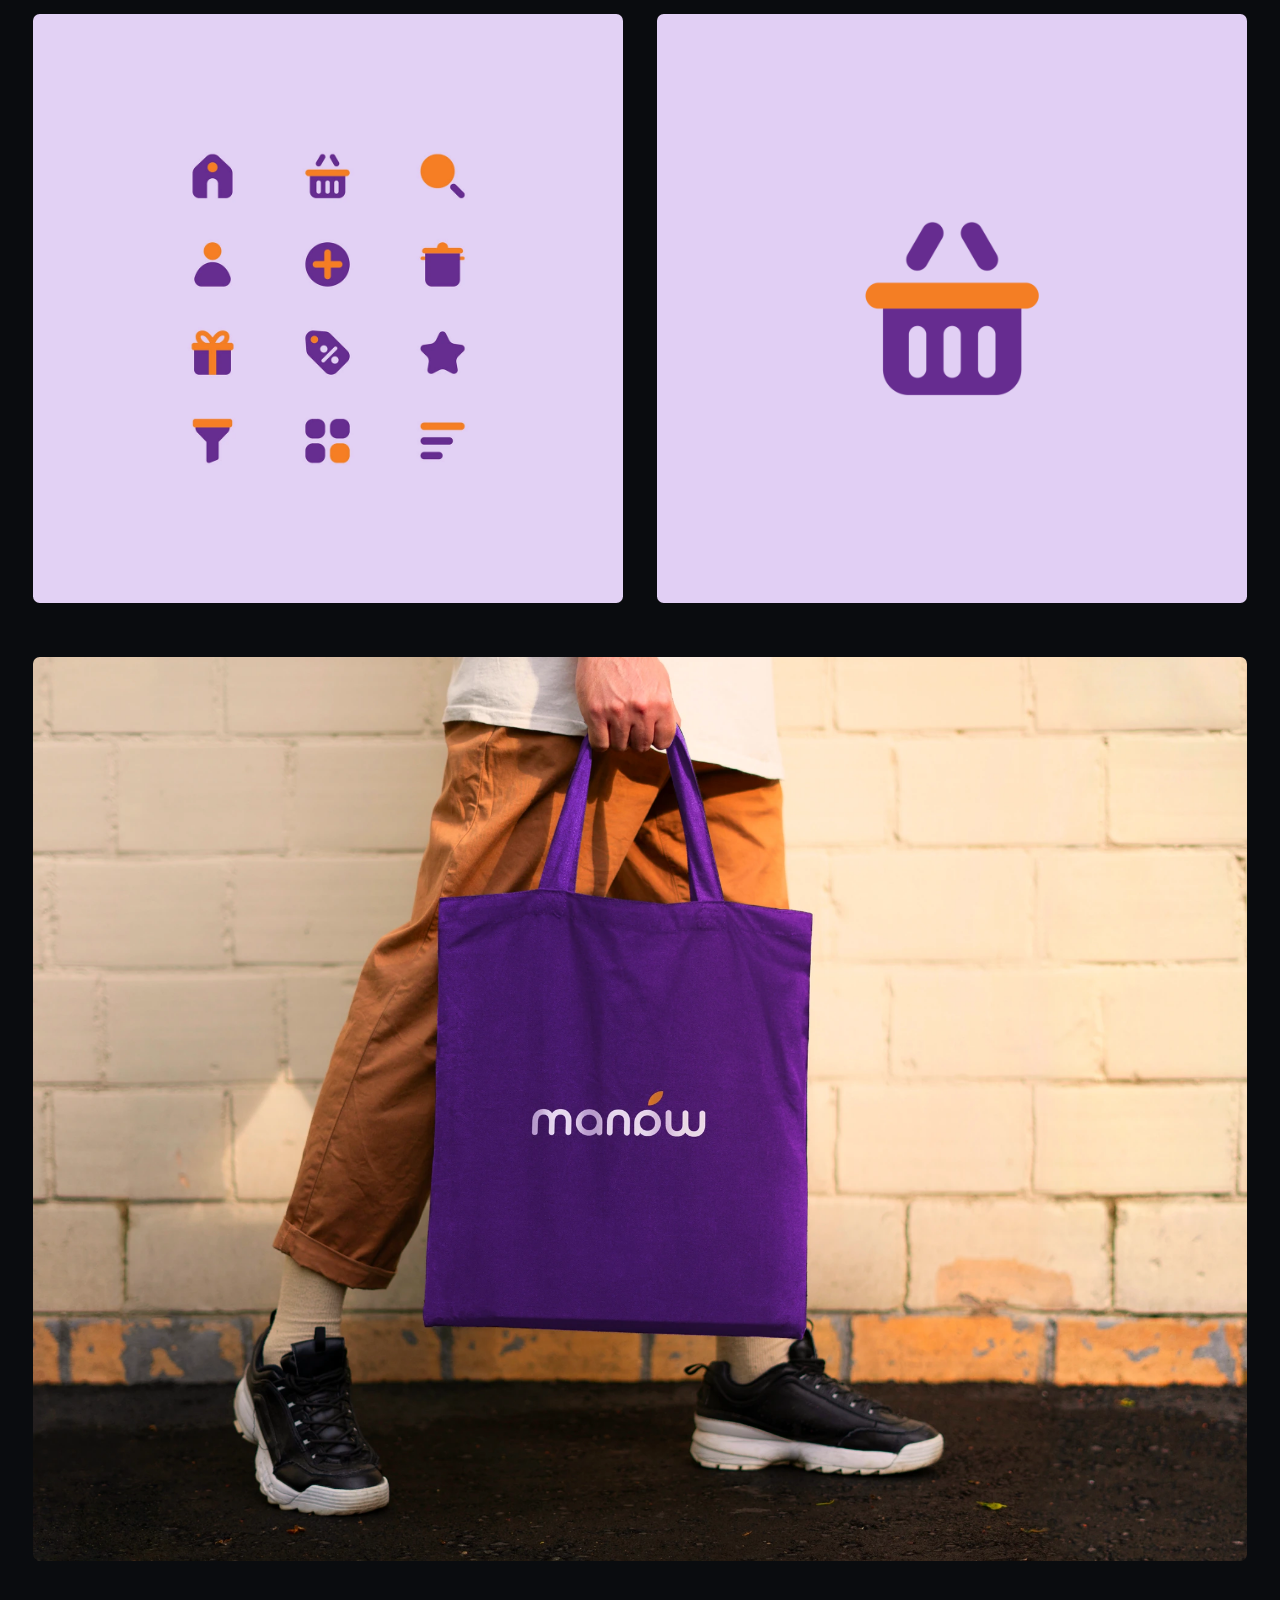
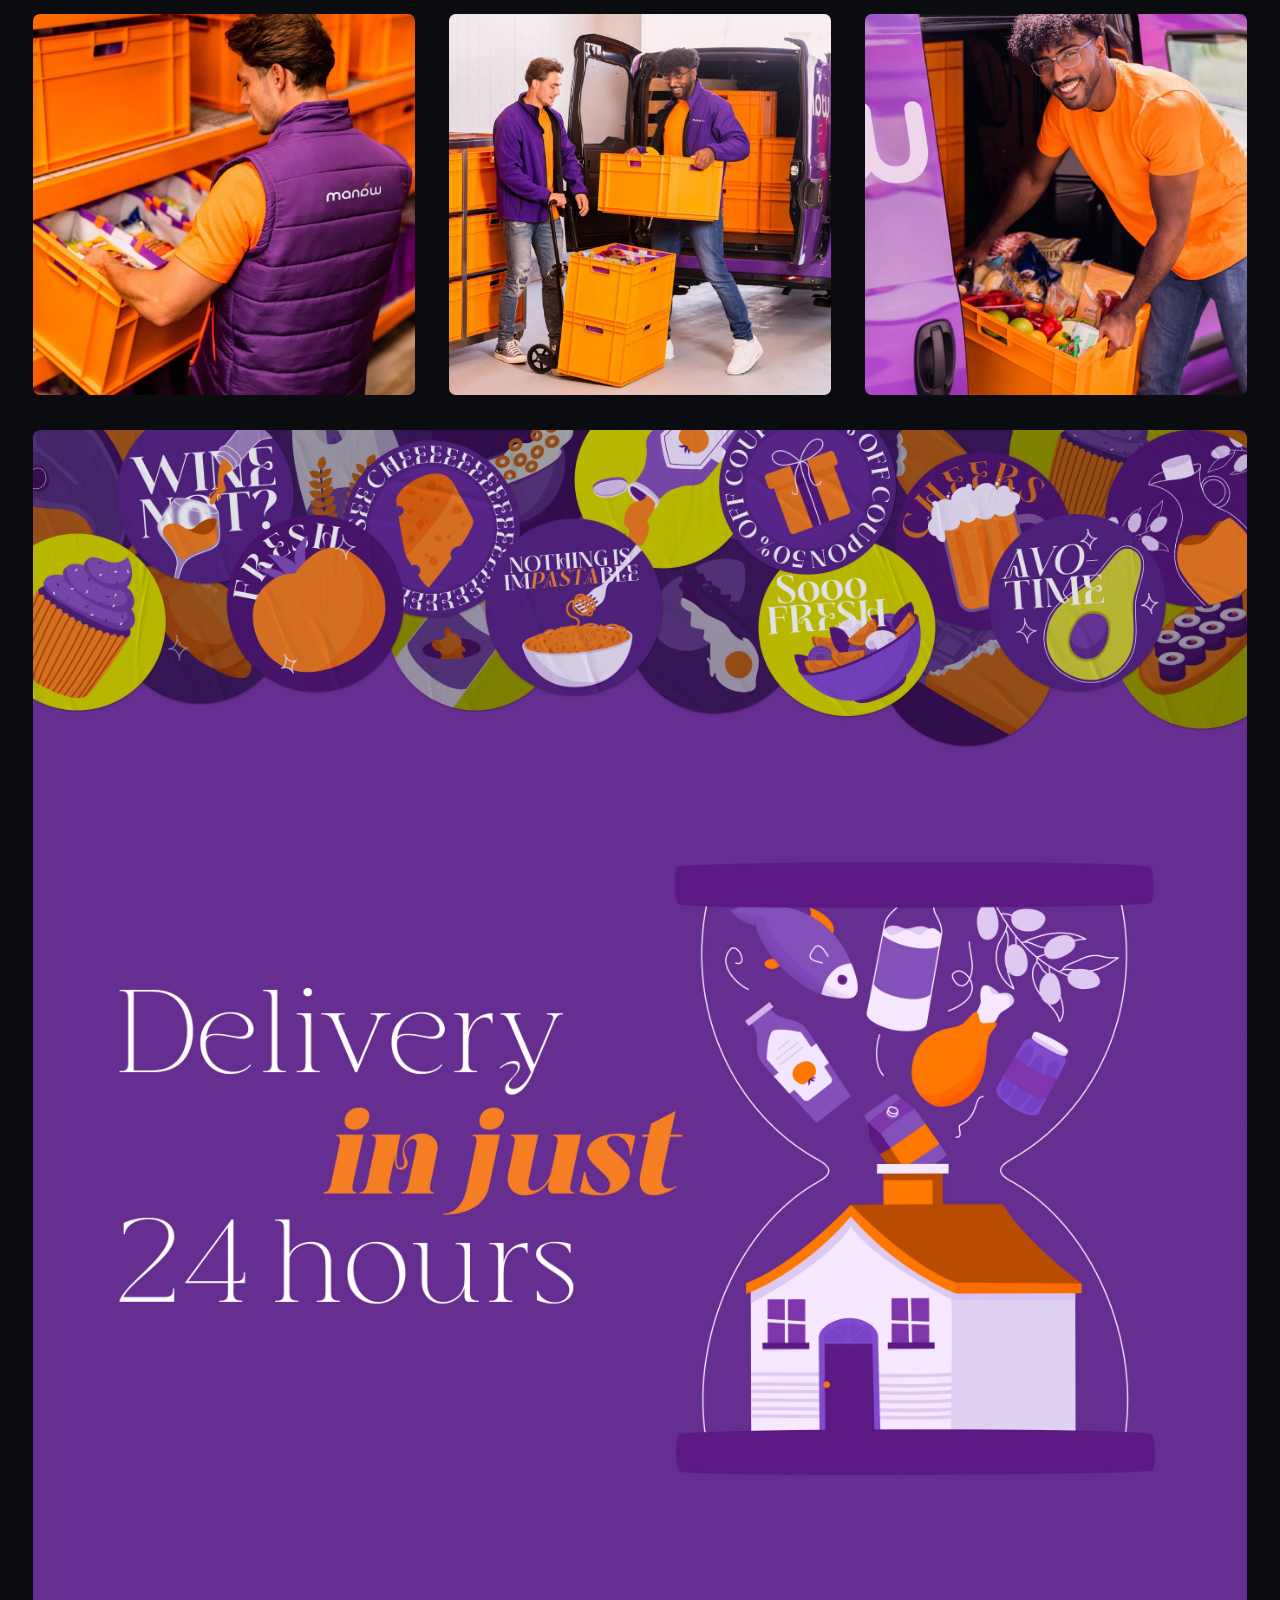
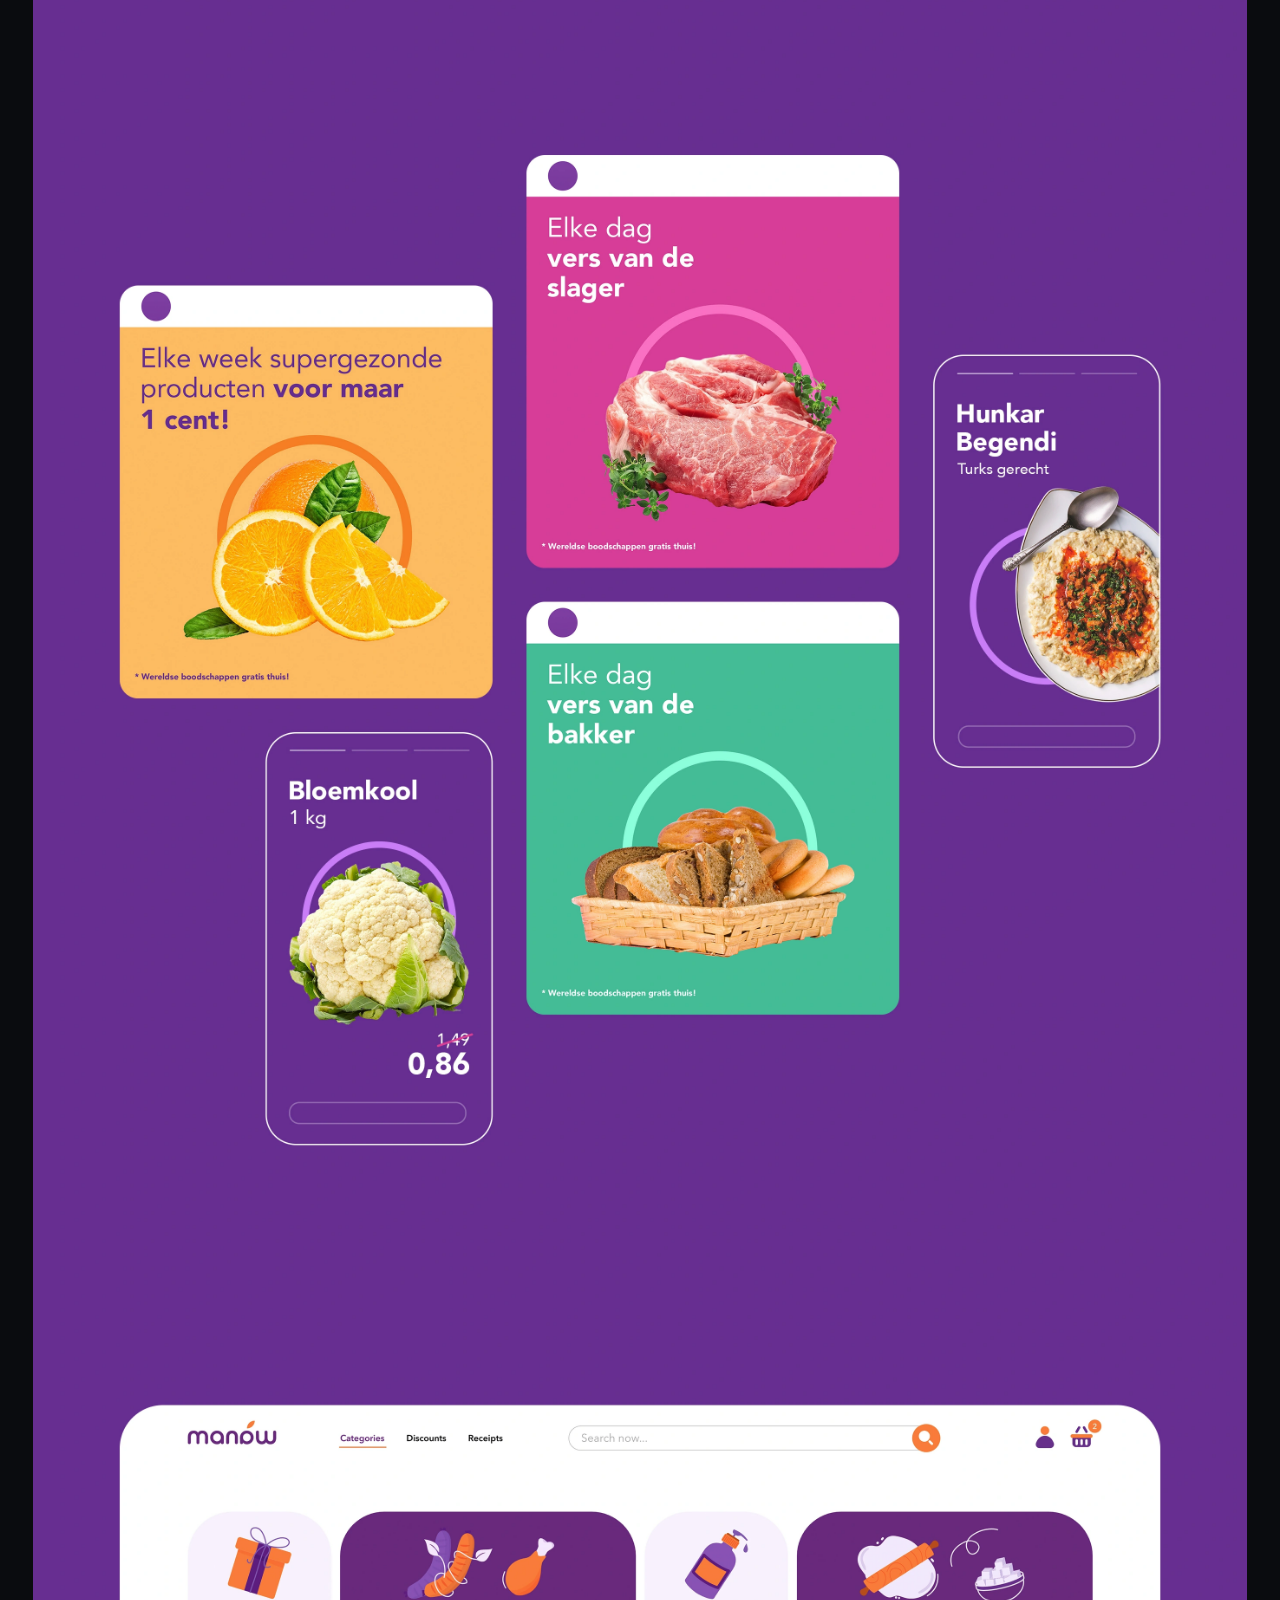
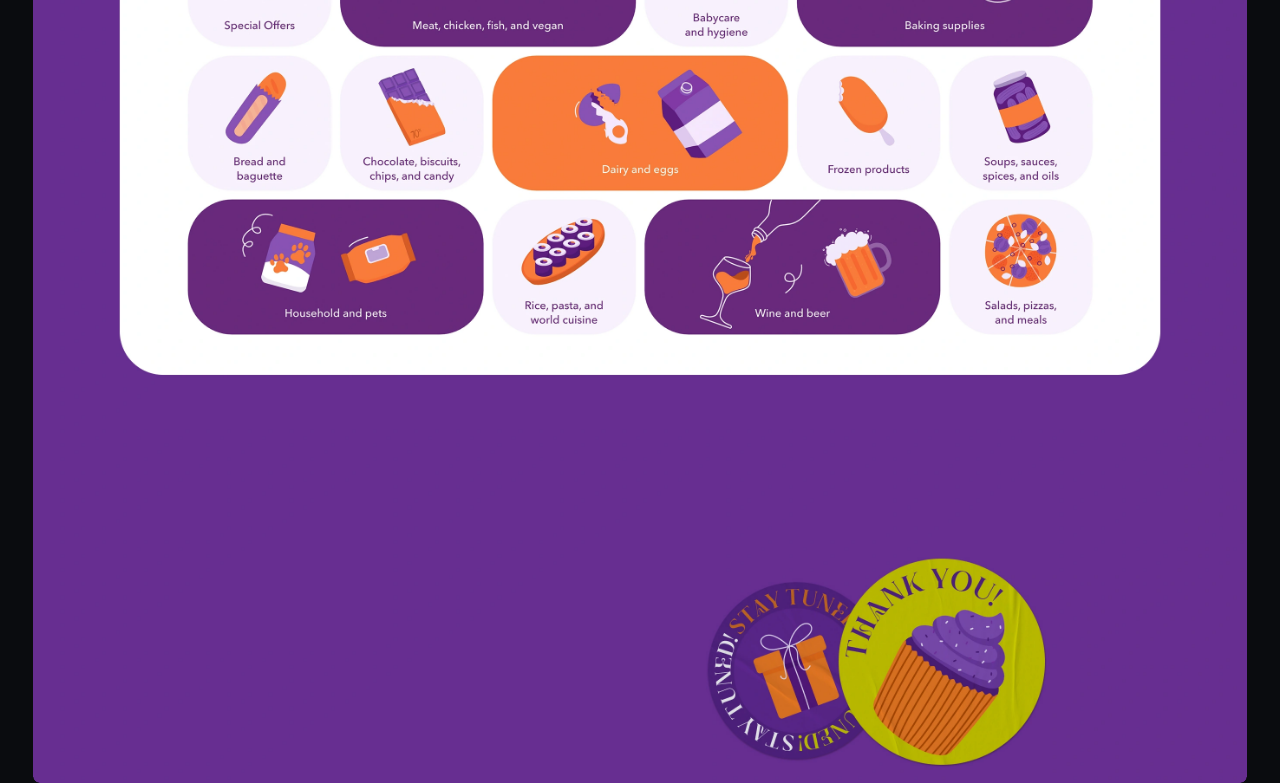
<file: manaw.html>
<!doctype html>
<html lang="en" class="manaw-document">
  <head>
    <!-- Google Tag Manager -->
    <script>(function(w,d,s,l,i){w[l]=w[l]||[];w[l].push({'gtm.start':
    new Date().getTime(),event:'gtm.js'});var f=d.getElementsByTagName(s)[0],
    j=d.createElement(s),dl=l!='dataLayer'?'&l='+l:'';j.async=true;j.src=
    'https://www.googletagmanager.com/gtm.js?id='+i+dl;f.parentNode.insertBefore(j,f);
    })(window,document,'script','dataLayer','GTM-M94FSGMZ');</script>
    <!-- End Google Tag Manager -->
    <meta charset="utf-8">
    <meta name="viewport" content="width=device-width, initial-scale=1">
    <title>Manaw - Parviz Bayramguliyev</title>
    <link rel="icon" href="/assets/favicon-active.svg" type="image/svg+xml">
    <script src="/title-status.js?v=favicon-files-1" defer></script>
    <meta name="description" content="Manaw brand identity case study by Parviz Bayram for an online supermarket in the Netherlands.">
    <meta name="robots" content="index, follow">
    <link rel="canonical" href="https://parvizbayram.com/manaw">
    <meta property="og:site_name" content="Parviz Bayram Portfolio">
    <meta property="og:type" content="article">
    <meta property="og:title" content="Manaw — Brand Identity Case Study — Parviz Bayram">
    <meta property="og:description" content="Manaw brand identity case study by Parviz Bayram for an online supermarket in the Netherlands.">
    <meta property="og:url" content="https://parvizbayram.com/manaw">
    <meta property="og:image" content="https://parvizbayram.com/assets/manaw/manaw-1.webp">
    <meta name="twitter:card" content="summary_large_image">
    <meta name="twitter:title" content="Manaw — Brand Identity Case Study — Parviz Bayram">
    <meta name="twitter:description" content="Manaw brand identity case study by Parviz Bayram for an online supermarket in the Netherlands.">
    <meta name="twitter:image" content="https://parvizbayram.com/assets/manaw/manaw-1.webp">
    <script src="/scale-init.js?v=safari-vimeo-shell-1"></script>
    <link rel="preload" href="/fonts/Aeonik%20Font%20Family/Variable/AeonikPro-Regular.ttf" as="font" type="font/ttf" crossorigin>
    <link rel="preload" href="/fonts/Aeonik%20Font%20Family/Variable/AeonikPro-RegularItalic.ttf" as="font" type="font/ttf" crossorigin>
    <link rel="preload" href="/fonts/Editorial%20Font%20Family/EditorialNew-UltralightItalic.woff2" as="font" type="font/woff2" crossorigin>
    <link rel="preload" href="/assets/manaw/manaw-1.webp" as="image" type="image/webp" fetchpriority="high">
    <link rel="stylesheet" href="/styles.css?v=hero-gap-1">
  </head>
  <body class="manaw-body">
    <!-- Google Tag Manager (noscript) -->
    <noscript><iframe src="https://www.googletagmanager.com/ns.html?id=GTM-M94FSGMZ"
    height="0" width="0" style="display:none;visibility:hidden"></iframe></noscript>
    <!-- End Google Tag Manager (noscript) -->
    <header class="site-header bio-header manaw-header" data-name="header">
      <a class="back-home bio-back-home manaw-back-home" href="/">
        <span>BACK TO HOMEPAGE</span>
      </a>
      <nav class="main-nav bio-main-nav manaw-main-nav" aria-label="Main navigation">
        <a class="nav-link" href="/#works"><span>WORKS</span></a>
        <a class="nav-link" href="/bio"><span>BIO</span></a>
        <a class="nav-link" href="/contact"><span>CONTACT</span></a>
      </nav>
    </header>

    <div class="case-stage manaw-stage" data-flow-stage>
      <main class="case-shell manaw-shell" id="top" data-name="manaw" data-flow-shell>
        <section class="case-intro" aria-label="Manaw intro">
          <h1 class="work-project-title">Manaw</h1>
          <p class="work-project-type bmmb-project-type manaw-project-type" style="width: 520px;"><span class="bmmb-project-separator" aria-hidden="true">|</span><span class="bmmb-project-name">Brand Identity</span></p>
          <p class="work-copy work-copy-grey" style="width: 620px;">
            Manaw is an online supermarket based in the Netherlands. It offers a wide range of products and delivers them to the door of its enormous amount of active clients. Their main difference from the other similar services in the country is that they make products from all over the world easily accessible to their clients. Apart from that, despite being fully online service, they deliver the groceries in less than 21 hours after accepting an order.
          </p>
          <p class="work-label">ROLE</p>
          <p class="work-role" style="font-size: 18px; width: 180px; line-height: 1.35; white-space: normal;">ART DIRECTOR<br>BRAND DESIGNER</p>
        </section>

        <section class="case-flow manaw-content" aria-label="Manaw case study">
          <div class="case-stack continuous-case-strip">
            <div class="work-media case-media manaw-media case-media-start" style="--media-h: 1024px;">
              <img class="work-img" src="/assets/manaw/manaw-1.webp" alt="Manaw brand restyling visual 1" loading="eager" decoding="sync" fetchpriority="high">
            </div>

            <div class="work-media case-media manaw-media case-media-end" style="--media-h: 910px;">
              <img class="work-img" src="/assets/manaw/manaw-2.webp" alt="Manaw brand restyling visual 2" loading="lazy" decoding="async">
            </div>
          </div>

          <p class="work-copy work-copy-light case-copy">
            We were asked to do brand restyling for them and create set of graphic assets to represent their company image on various platforms. Therefore, we are gladly presenting their updated color scheme representing the types of their products, visual guideline to use on social media, the set of icons and illustrations matching their branding to be used on digital products.
          </p>

          <div class="work-media case-media case-media-standalone manaw-media" style="--media-h: 1178px;">
            <img class="work-img" src="/assets/manaw/manaw-3.webp" alt="Manaw brand restyling visual 3" loading="lazy" decoding="async">
          </div>

          <div class="case-pair-grid manaw-pair-grid">
            <div class="work-media case-media manaw-media manaw-pair-media">
              <img class="work-img" src="/assets/manaw/manaw-4.1.gif" alt="Manaw animated brand restyling visual 4.1" loading="lazy" decoding="async">
            </div>

            <div class="work-media case-media manaw-media manaw-pair-media">
              <img class="work-img" src="/assets/manaw/manaw-4.2.webp" alt="Manaw brand restyling visual 4.2" loading="lazy" decoding="async">
            </div>
          </div>

          <div class="case-stack continuous-case-strip manaw-seamless-stack">
            <div class="work-media case-media manaw-media case-media-start" style="--media-h: 910px;">
              <img class="work-img" src="/assets/manaw/manaw-5.webp" alt="Manaw brand restyling visual 5" loading="lazy" decoding="async">
            </div>

            <div class="work-media work-video case-media manaw-media case-media-flat case-video manaw-video-embed manaw-video-embed-1" style="--media-h: 910px;">
              <iframe src="https://player.vimeo.com/video/744507465?background=1&amp;autoplay=1&amp;loop=1&amp;autopause=0" width="1920" height="960" loading="lazy" allow="autoplay; picture-in-picture" sandbox="allow-same-origin allow-scripts allow-pointer-lock allow-forms allow-popups allow-popups-to-escape-sandbox" title="Manaw brand restyling video 1"></iframe>
            </div>

            <div class="work-media work-video case-media manaw-media case-media-flat case-video manaw-video-embed manaw-video-embed-2" style="--media-h: 910px;">
              <iframe src="https://player.vimeo.com/video/744508992?background=1&amp;autoplay=1&amp;loop=1&amp;autopause=0" width="1920" height="960" loading="lazy" allow="autoplay; picture-in-picture" sandbox="allow-same-origin allow-scripts allow-pointer-lock allow-forms allow-popups allow-popups-to-escape-sandbox" title="Manaw brand restyling video 2"></iframe>
            </div>

            <div class="work-media work-video case-media manaw-media case-media-flat case-video manaw-video-embed manaw-video-embed-3" style="--media-h: 910px;">
              <iframe src="https://player.vimeo.com/video/744514931?background=1&amp;autoplay=1&amp;loop=1&amp;autopause=0" width="1920" height="960" loading="lazy" allow="autoplay; picture-in-picture" sandbox="allow-same-origin allow-scripts allow-pointer-lock allow-forms allow-popups allow-popups-to-escape-sandbox" title="Manaw brand restyling video 3"></iframe>
            </div>

            <div class="work-media work-video case-media manaw-media case-media-end case-video manaw-video-embed manaw-video-embed-4" style="--media-h: 910px;">
              <iframe src="https://player.vimeo.com/video/744515465?background=1&amp;autoplay=1&amp;loop=1&amp;autopause=0" width="1920" height="960" loading="lazy" allow="autoplay; picture-in-picture" sandbox="allow-same-origin allow-scripts allow-pointer-lock allow-forms allow-popups allow-popups-to-escape-sandbox" title="Manaw brand restyling video 4"></iframe>
            </div>
          </div>

          <div class="case-pair-grid manaw-pair-grid">
            <div class="work-media case-media manaw-media manaw-pair-media">
              <img class="work-img" src="/assets/manaw/manaw-6.1.webp" alt="Manaw brand restyling visual 6.1" loading="lazy" decoding="async">
            </div>

            <div class="work-media case-media manaw-media manaw-pair-media">
              <img class="work-img" src="/assets/manaw/manaw-6.2.gif" alt="Manaw animated brand restyling visual 6.2" loading="lazy" decoding="async">
            </div>
          </div>

          <div class="work-media case-media case-media-standalone manaw-media" style="--media-h: 1356px;">
            <img class="work-img" src="/assets/manaw/manaw-7.webp" alt="Manaw brand restyling visual 7" loading="lazy" decoding="async">
          </div>

          <div class="case-triple-grid manaw-triple-grid">
            <div class="work-media case-media manaw-media manaw-triple-media">
              <img class="work-img" src="/assets/manaw/manaw-8.1.webp" alt="Manaw brand restyling visual 8.1" loading="lazy" decoding="async">
            </div>

            <div class="work-media case-media manaw-media manaw-triple-media">
              <img class="work-img" src="/assets/manaw/manaw-8.2.webp" alt="Manaw brand restyling visual 8.2" loading="lazy" decoding="async">
            </div>

            <div class="work-media case-media manaw-media manaw-triple-media">
              <img class="work-img" src="/assets/manaw/manaw-8.3.webp" alt="Manaw brand restyling visual 8.3" loading="lazy" decoding="async">
            </div>
          </div>

          <div class="case-stack continuous-case-strip manaw-seamless-stack">
            <div class="work-media case-media manaw-media manaw-final-stack-media" style="--media-h: 5330px;">
              <img class="work-img" src="/assets/manaw/manaw-9-12-stack.webp" alt="Manaw brand restyling visuals 9 through 12" loading="lazy" decoding="async">
            </div>
          </div>

          <section class="next-project-panel" data-next-project hidden aria-label="Next project">
            <a class="next-project-link" data-next-project-link href="#">
              <span class="next-project-eyebrow" data-next-project-eyebrow>WHAT'S NEXT?</span>
              <div class="next-project-preview-host" data-next-project-preview-host></div>
            </a>
            <span class="next-project-cursor" data-next-project-cursor aria-hidden="true">
              <span>Next</span>
              <span>Project</span>
            </span>
          </section>
        </section>
      </main>
    </div>

    <template
      data-next-project-preview
      data-intro-selector=".case-intro"
      data-media-selector=".case-flow .case-media"
      data-preview-class="manaw-next-project-preview"
    ></template>

    <script src="/standalone-nav.js?v=works-position-memory-1"></script>
    <script src="/next-project.js?v=next-project-pilot-5"></script>
    <script src="/manaw.js?v=manaw-static-1"></script>
  </body>
</html>
</file>
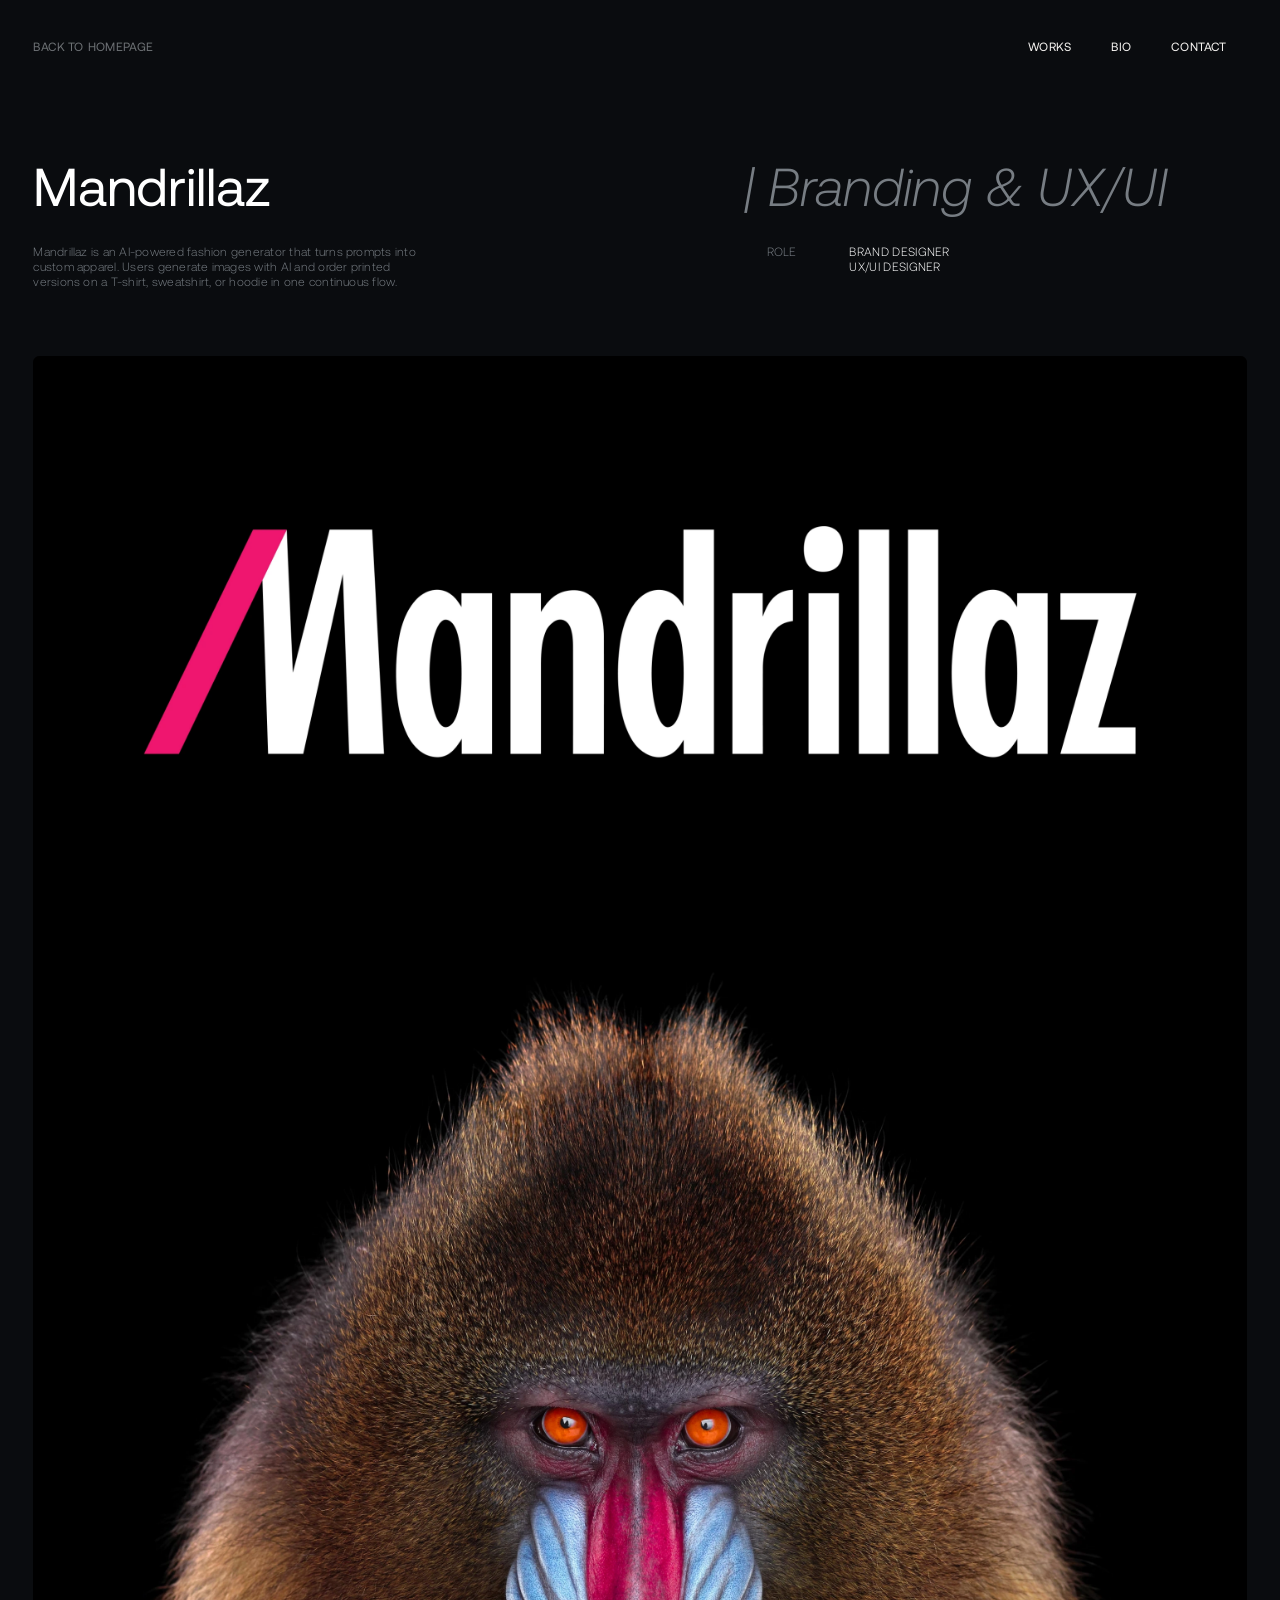
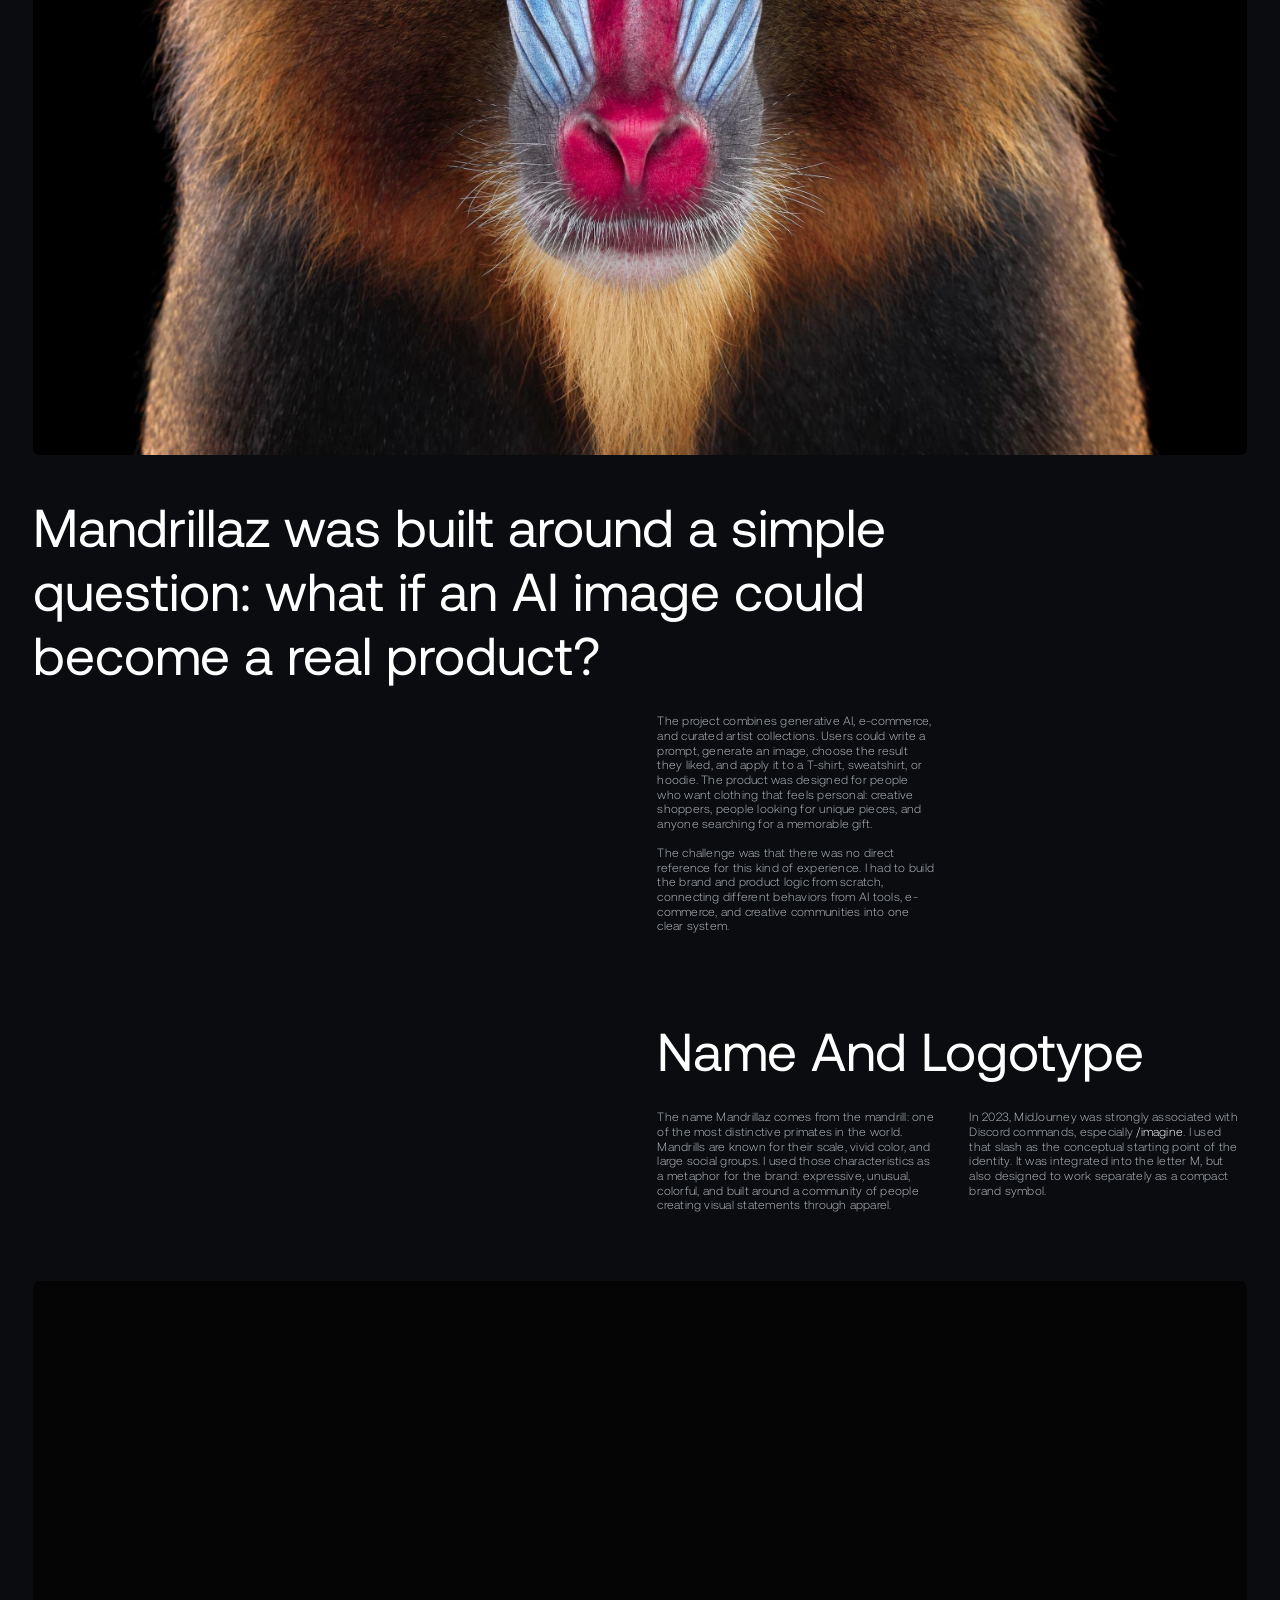
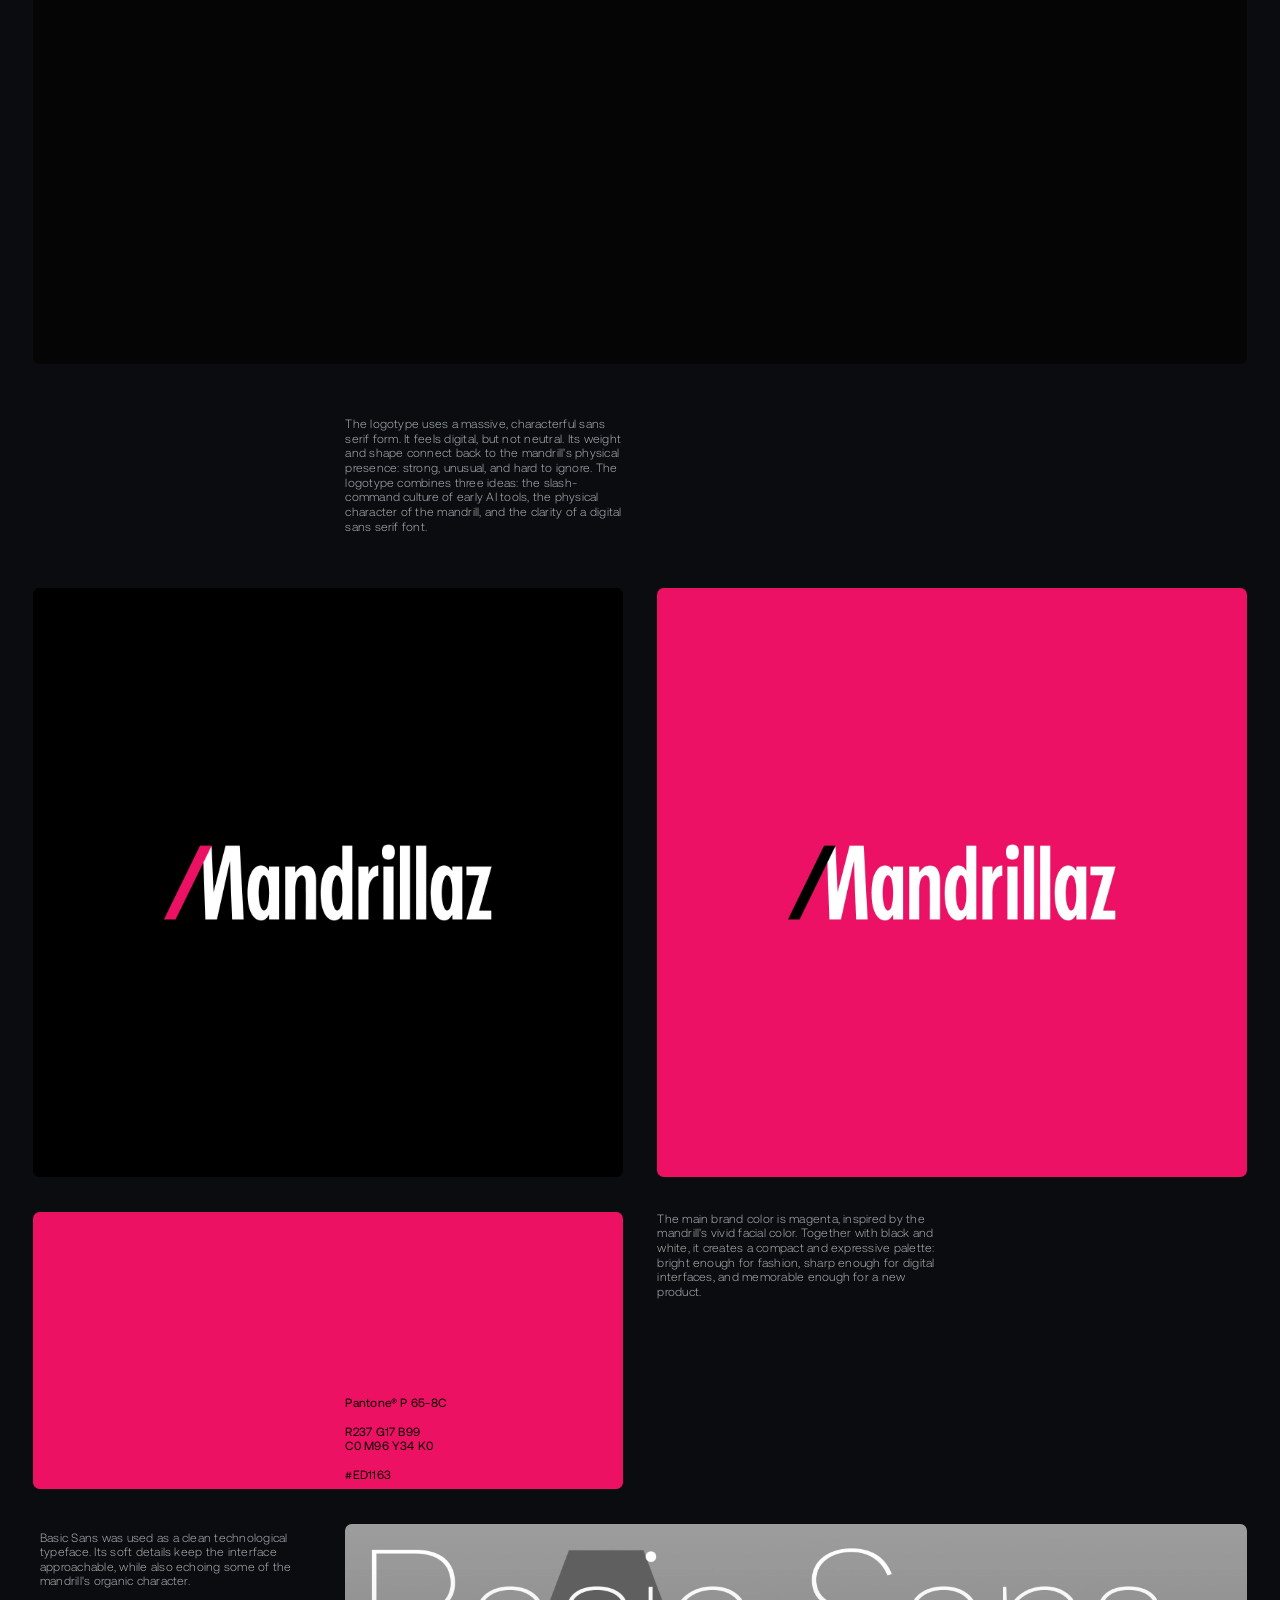
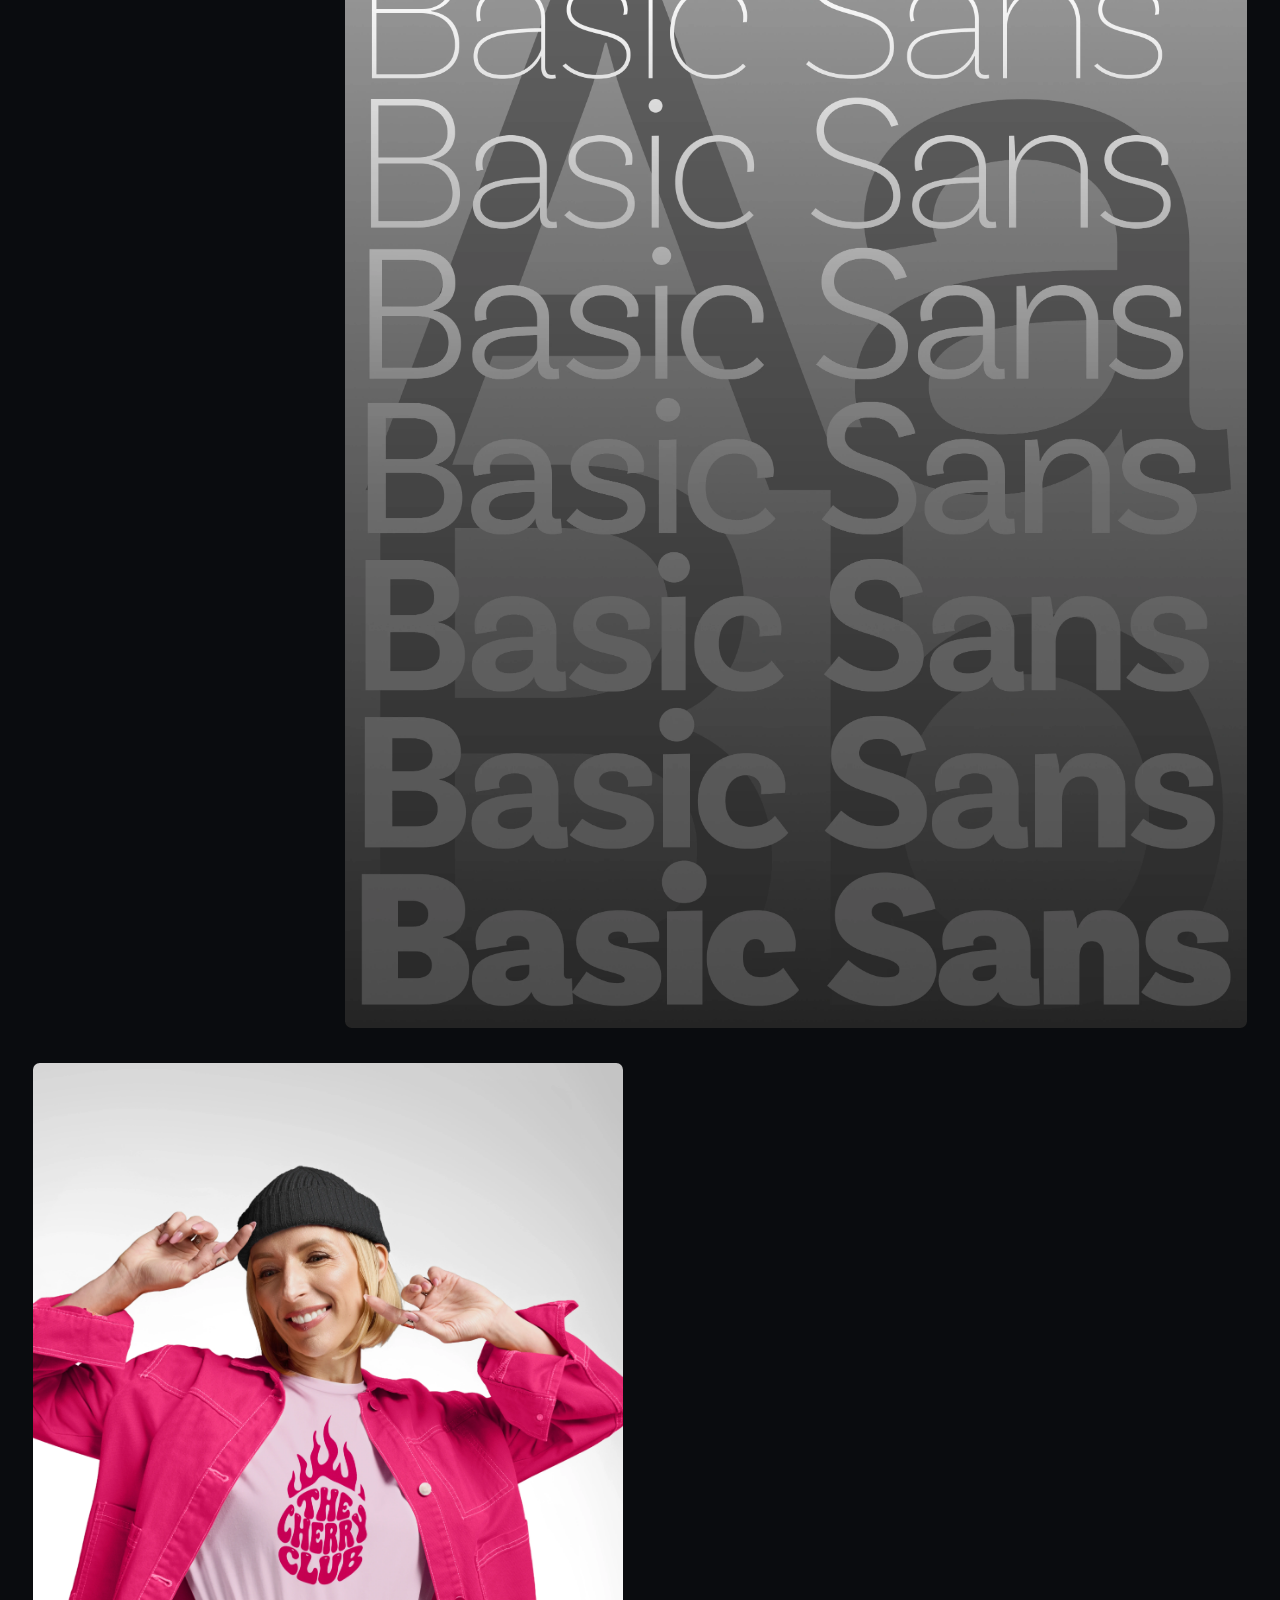
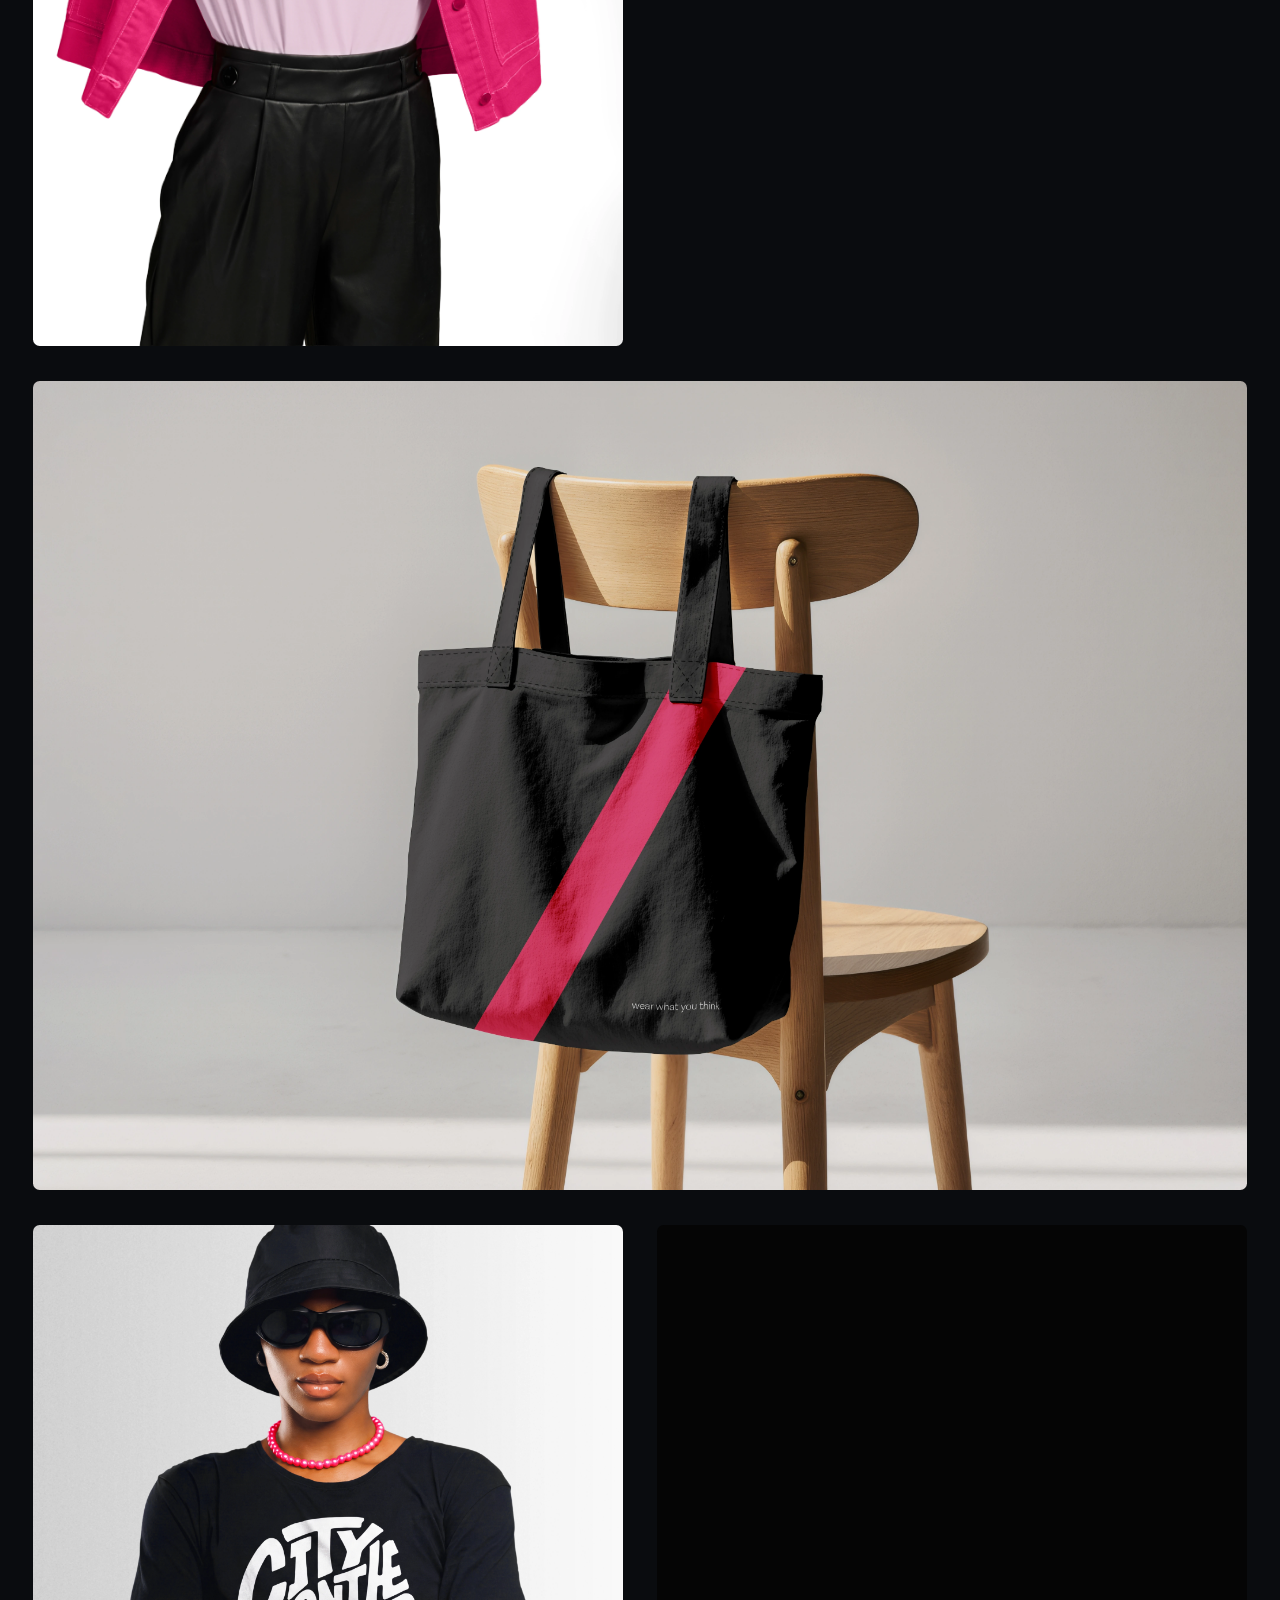
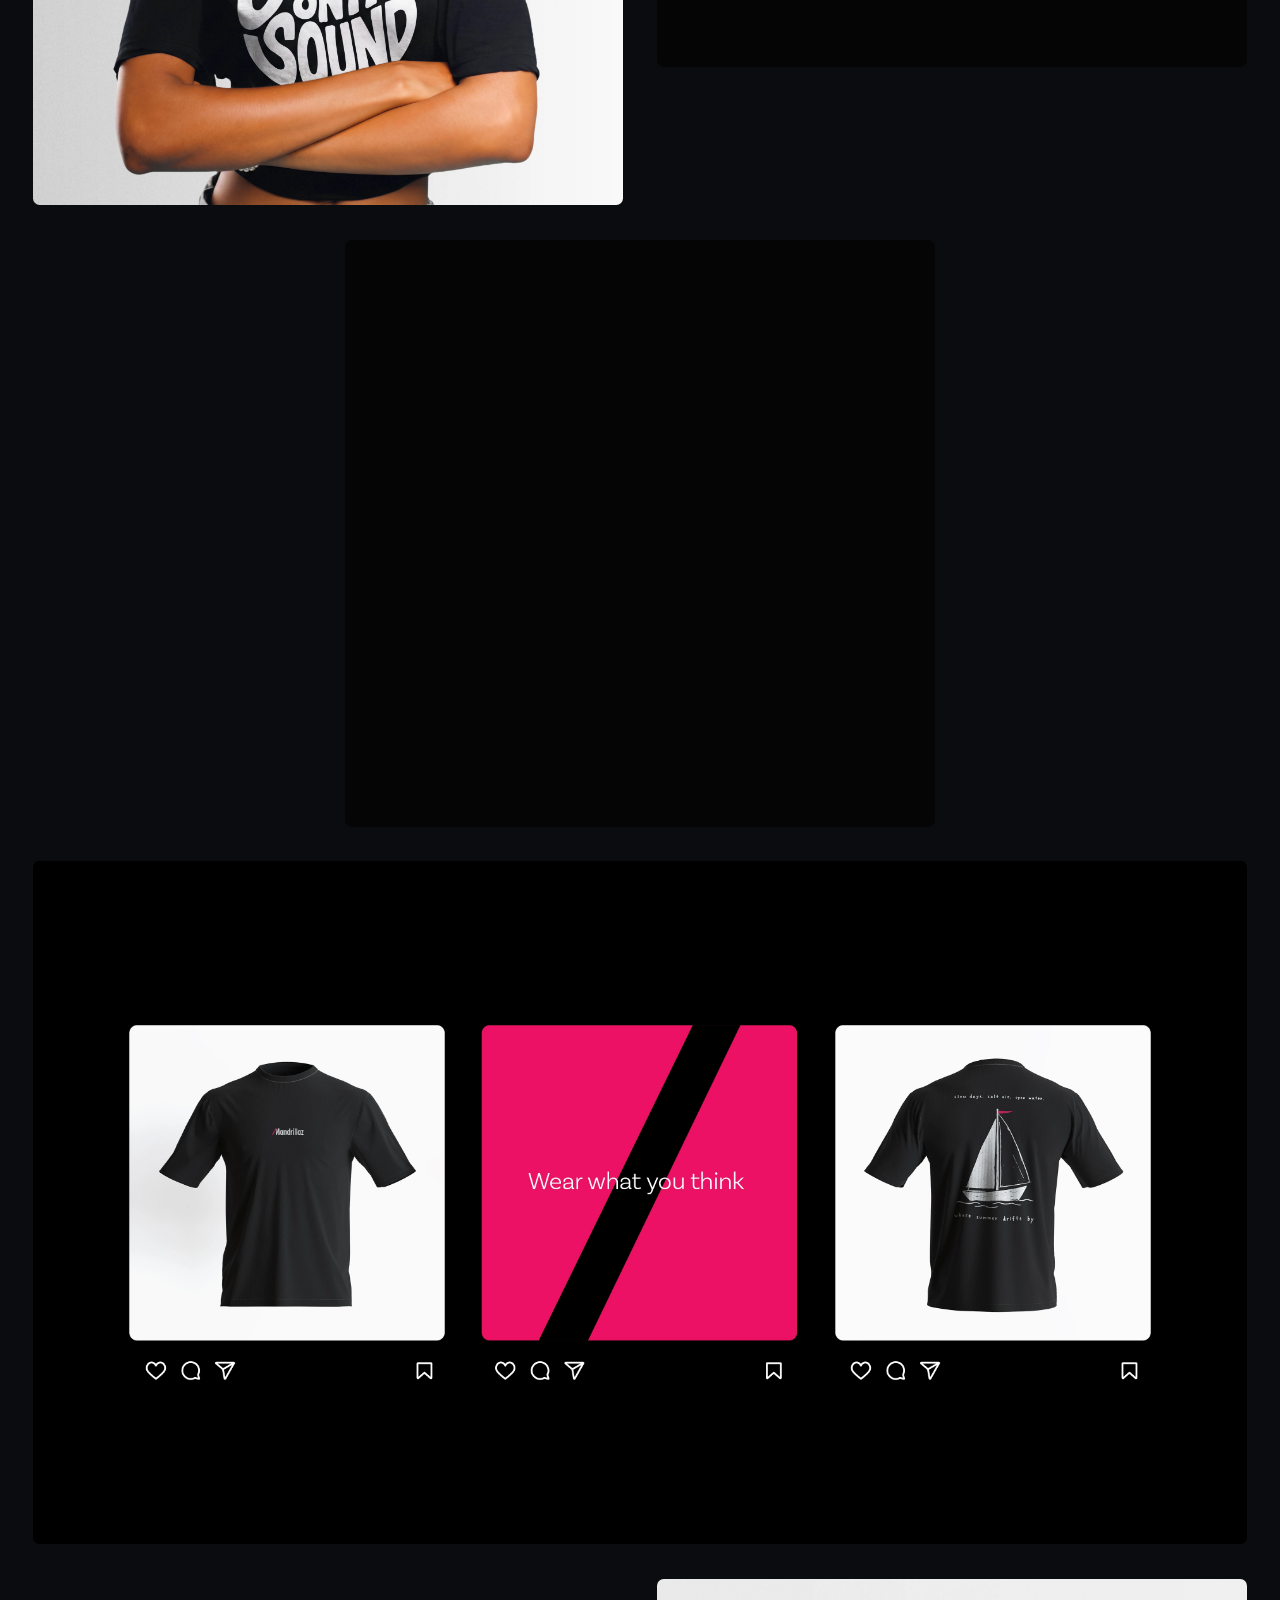
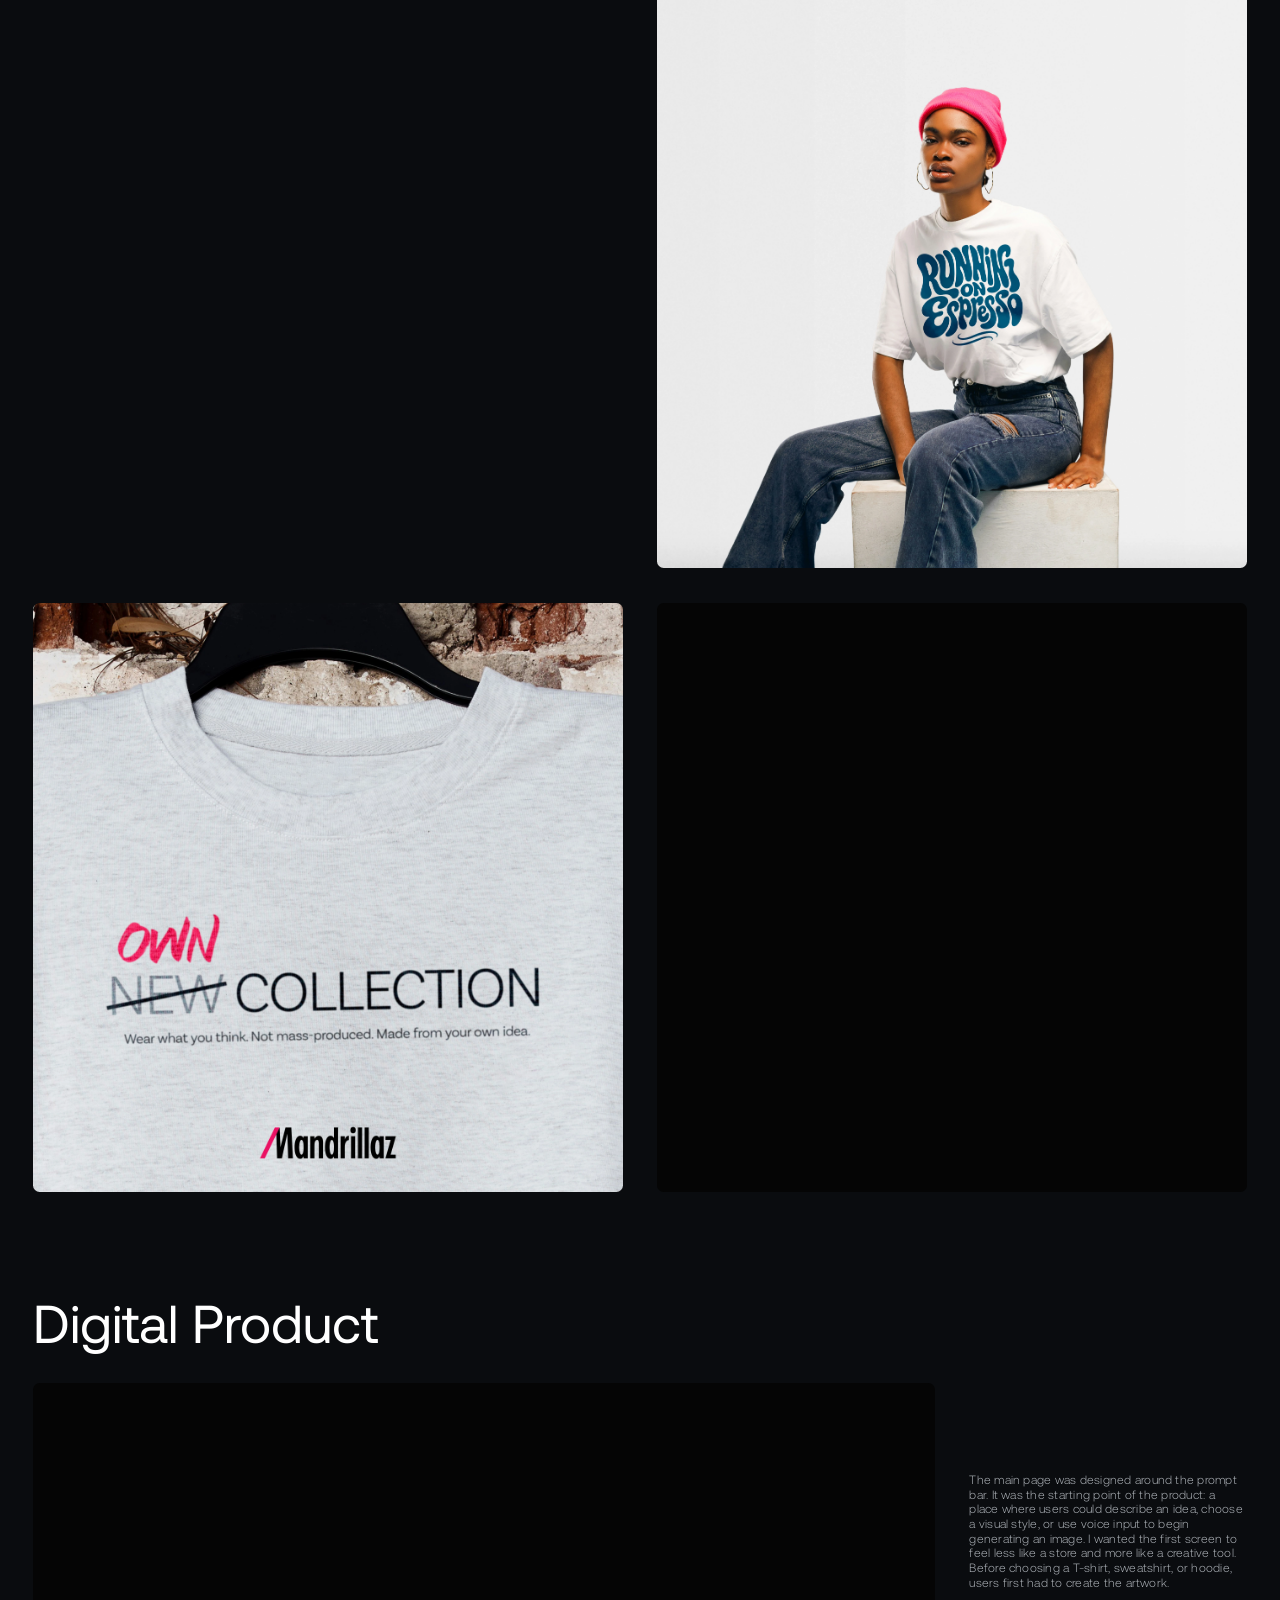
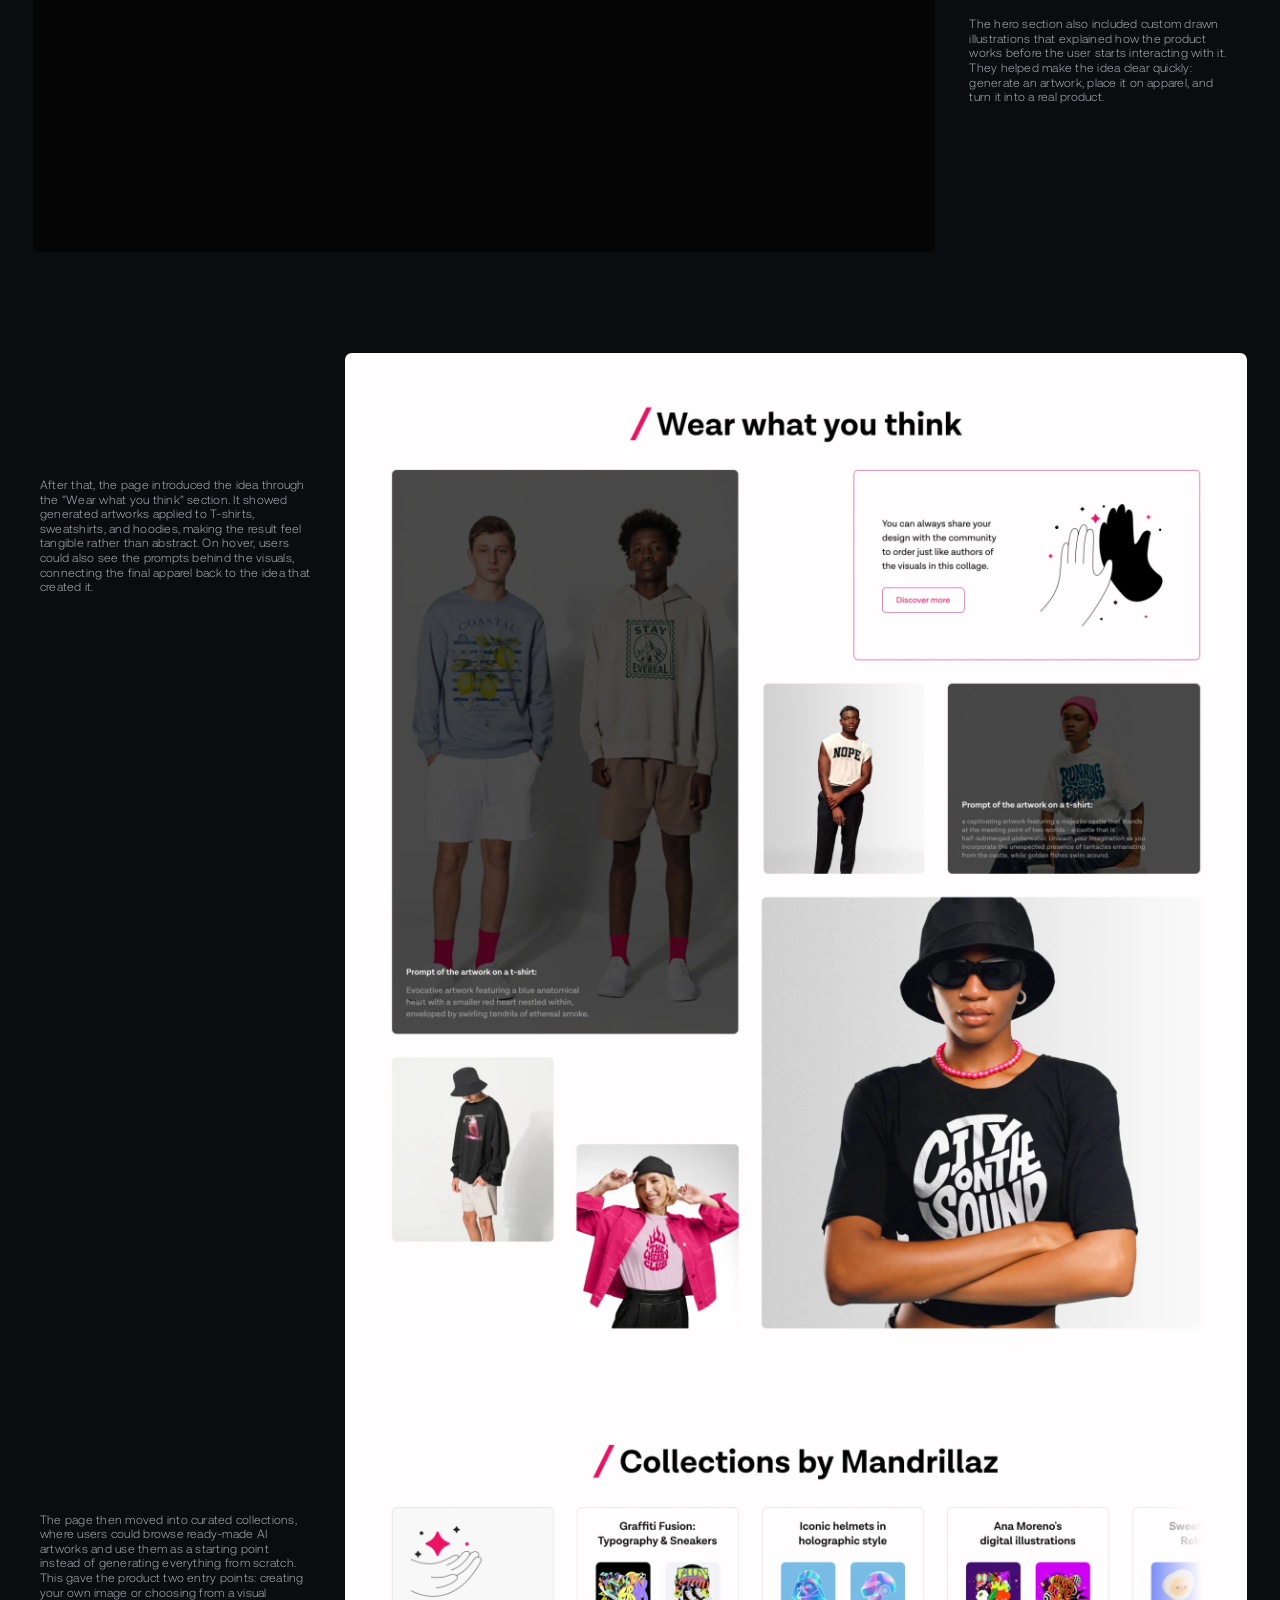
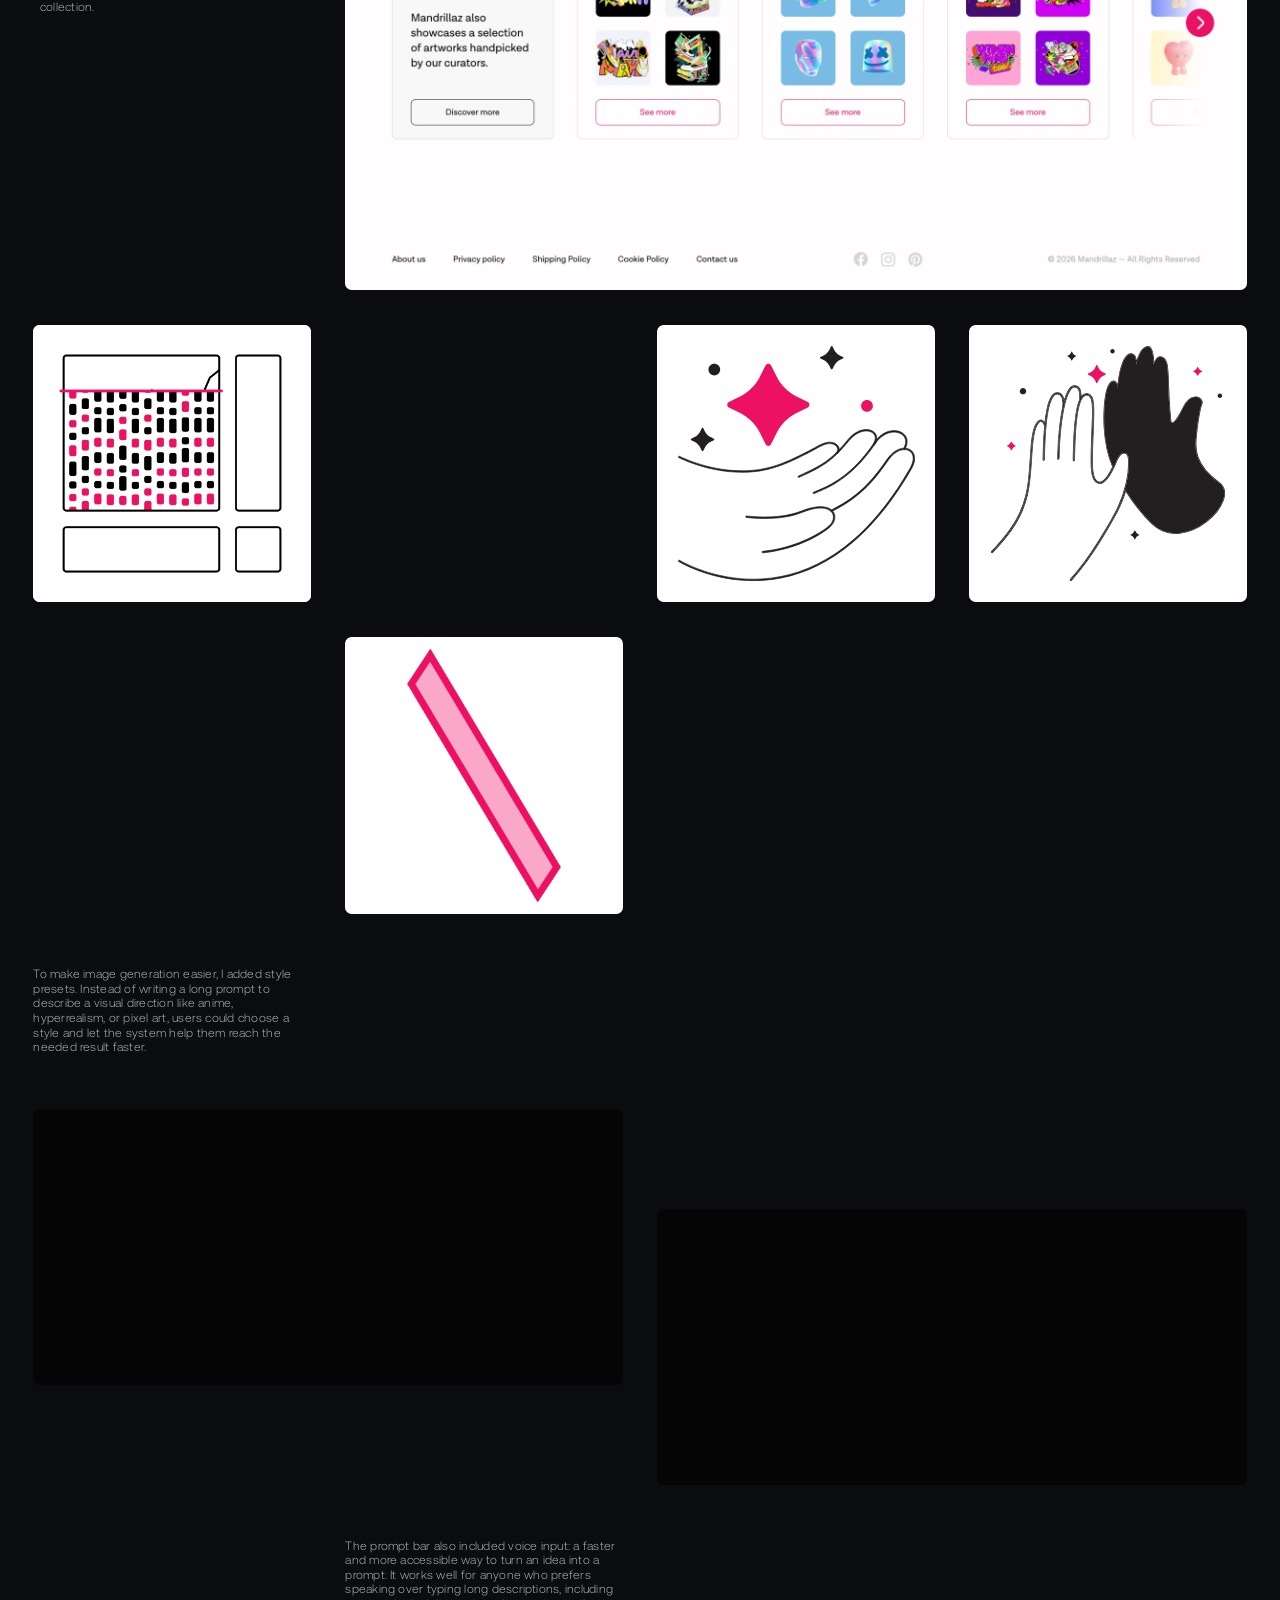
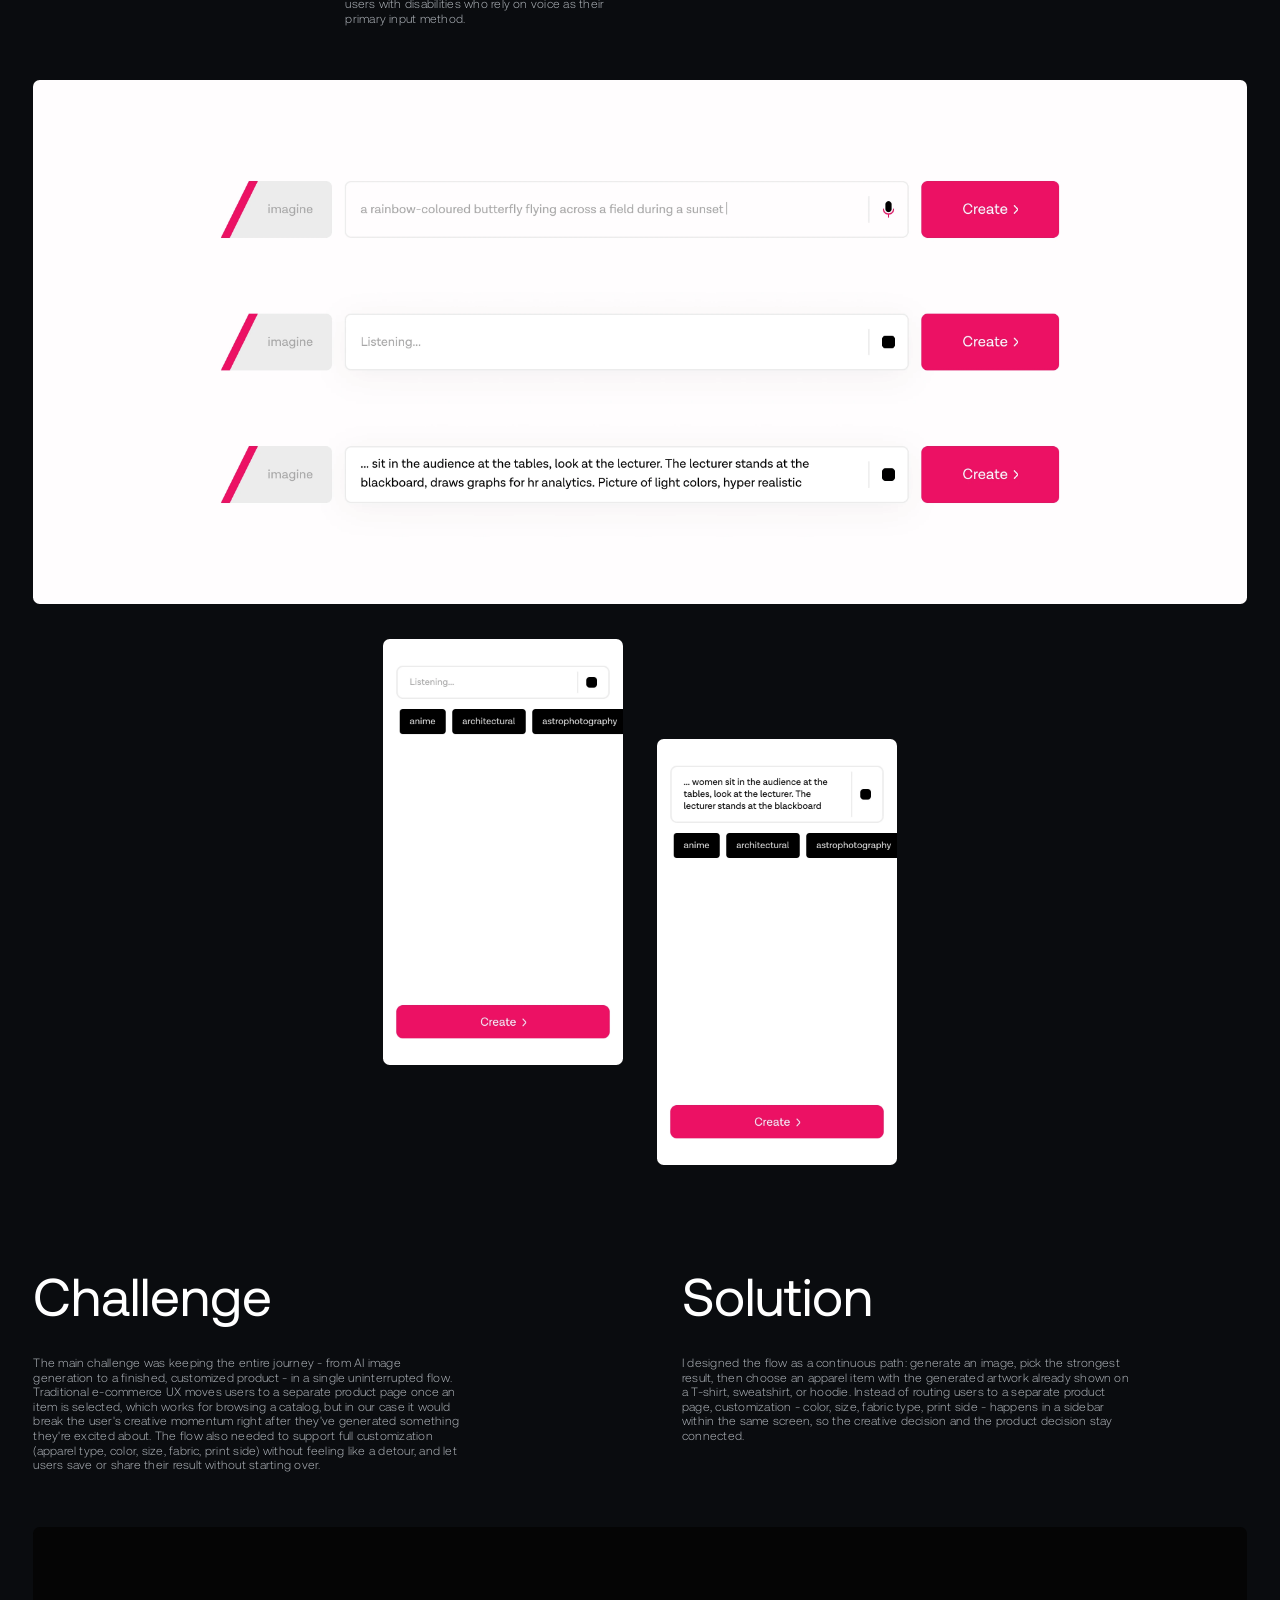
<file: mandrillaz.html>
<!doctype html>
<html lang="en" class="mandrillaz-document">
  <head>
    <!-- Google Tag Manager -->
    <script>(function(w,d,s,l,i){w[l]=w[l]||[];w[l].push({'gtm.start':
    new Date().getTime(),event:'gtm.js'});var f=d.getElementsByTagName(s)[0],
    j=d.createElement(s),dl=l!='dataLayer'?'&l='+l:'';j.async=true;j.src=
    'https://www.googletagmanager.com/gtm.js?id='+i+dl;f.parentNode.insertBefore(j,f);
    })(window,document,'script','dataLayer','GTM-M94FSGMZ');</script>
    <!-- End Google Tag Manager -->
    <meta charset="utf-8">
    <meta name="viewport" content="width=device-width, initial-scale=1">
    <title>Mandrillaz - Parviz Bayramguliyev</title>
    <link rel="icon" href="/assets/favicon-active.svg" type="image/svg+xml">
    <script src="/title-status.js?v=favicon-files-1" defer></script>
    <meta name="description" content="Mandrillaz branding and UX/UI case study by Parviz Bayram for an AI-powered fashion generator.">
    <meta name="robots" content="index, follow">
    <link rel="canonical" href="https://parvizbayram.com/mandrillaz">
    <meta property="og:site_name" content="Parviz Bayram Portfolio">
    <meta property="og:type" content="article">
    <meta property="og:title" content="Mandrillaz - Branding &amp; UX/UI Case Study - Parviz Bayram">
    <meta property="og:description" content="Mandrillaz branding and UX/UI case study by Parviz Bayram for an AI-powered fashion generator.">
    <meta property="og:url" content="https://parvizbayram.com/mandrillaz">
    <meta property="og:image" content="https://parvizbayram.com/assets/mandrillaz/tote-bag-mockup.webp">
    <meta name="twitter:card" content="summary_large_image">
    <meta name="twitter:title" content="Mandrillaz - Branding &amp; UX/UI Case Study - Parviz Bayram">
    <meta name="twitter:description" content="Mandrillaz branding and UX/UI case study by Parviz Bayram for an AI-powered fashion generator.">
    <meta name="twitter:image" content="https://parvizbayram.com/assets/mandrillaz/tote-bag-mockup.webp">
    <script src="/scale-init.js?v=safari-vimeo-shell-1"></script>
    <link rel="preload" href="/fonts/Aeonik%20Font%20Family/Variable/AeonikPro-Regular.ttf" as="font" type="font/ttf" crossorigin>
    <link rel="preload" href="/fonts/Aeonik%20Font%20Family/Variable/AeonikPro-RegularItalic.ttf" as="font" type="font/ttf" crossorigin>
    <link rel="preload" href="/fonts/Editorial%20Font%20Family/EditorialNew-UltralightItalic.woff2" as="font" type="font/woff2" crossorigin>
    <link rel="preload" href="/assets/mandrillaz/1st-pic.webp" as="image" type="image/webp" fetchpriority="high">
    <link rel="stylesheet" href="/styles.css?v=mandrillaz-tablet-anchor-size-1">
  </head>
  <body class="mandrillaz-body">
    <!-- Google Tag Manager (noscript) -->
    <noscript><iframe src="https://www.googletagmanager.com/ns.html?id=GTM-M94FSGMZ"
    height="0" width="0" style="display:none;visibility:hidden"></iframe></noscript>
    <!-- End Google Tag Manager (noscript) -->
    <header class="site-header bio-header mandrillaz-header" data-name="header">
      <a class="back-home bio-back-home mandrillaz-back-home" href="/">
        <span>BACK TO HOMEPAGE</span>
      </a>
      <nav class="main-nav bio-main-nav mandrillaz-main-nav" aria-label="Main navigation">
        <a class="nav-link" href="/#works"><span>WORKS</span></a>
        <a class="nav-link" href="/bio"><span>BIO</span></a>
        <a class="nav-link" href="/contact"><span>CONTACT</span></a>
      </nav>
    </header>

    <a class="mandrillaz-ux-anchor" href="#digital-product" data-mandrillaz-ux-anchor aria-hidden="true">Scroll to UX/UI ↓</a>

    <div class="case-stage mandrillaz-stage" data-flow-stage>
      <main class="case-shell mandrillaz-shell" id="top" data-name="mandrillaz" data-flow-shell>
        <section class="case-intro mandrillaz-intro" aria-label="Mandrillaz intro">
          <h1 class="work-project-title">Mandrillaz</h1>
          <p class="work-project-type mandrillaz-project-type">| Branding &amp; UX/UI</p>
          <p class="work-copy work-copy-grey" style="width: 581px;">
            Mandrillaz is an AI-powered fashion generator that turns prompts into custom apparel. Users generate images with AI and order printed versions on a T-shirt, sweatshirt, or hoodie in one continuous flow.
          </p>
          <p class="work-label">ROLE</p>
          <p class="work-role" style="font-size: 18px; width: 180px;">BRAND DESIGNER<br>UX/UI DESIGNER</p>
        </section>

        <section class="case-flow mandrillaz-content" aria-label="Mandrillaz case study">
          <div class="work-media case-media case-media-standalone mandrillaz-media mandrillaz-hero-media" style="--media-h: 2548px;">
            <img class="work-img" src="/assets/mandrillaz/1st-pic.webp" alt="Mandrillaz brand hero visual" loading="eager" decoding="sync" fetchpriority="high">
          </div>

          <section class="mandrillaz-copy-feature">
            <h2>Mandrillaz was built around a simple question: what if an AI image could become a real product?</h2>
            <p class="work-copy work-copy-light">
              The project combines generative AI, e-commerce, and curated artist collections. Users could write a prompt, generate an image, choose the result they liked, and apply it to a T-shirt, sweatshirt, or hoodie. The product was designed for people who want clothing that feels personal: creative shoppers, people looking for unique pieces, and anyone searching for a memorable gift.
              <br><br>
              The challenge was that there was no direct reference for this kind of experience. I had to build the brand and product logic from scratch, connecting different behaviors from AI tools, e-commerce, and creative communities into one clear system.
            </p>
          </section>

          <section class="mandrillaz-copy-columns mandrillaz-name-block">
            <h2>Name And Logotype</h2>
            <p class="work-copy work-copy-light">
              The name Mandrillaz comes from the mandrill: one of the most distinctive primates in the world. Mandrills are known for their scale, vivid color, and large social groups. I used those characteristics as a metaphor for the brand: expressive, unusual, colorful, and built around a community of people creating visual statements through apparel.
            </p>
            <p class="work-copy work-copy-light">
              In 2023, MidJourney was strongly associated with Discord commands, especially <span class="mandrillaz-white">/imagine</span>. I used that slash as the conceptual starting point of the identity. It was integrated into the letter M, but also designed to work separately as a compact brand symbol.
            </p>
          </section>

          <div class="work-media work-video case-media case-media-standalone case-video mandrillaz-media mandrillaz-video-embed mandrillaz-video-playable mandrillaz-logo-video" style="--media-h: 1024px;">
            <iframe src="https://player.vimeo.com/video/1220937674?badge=0&amp;autopause=0&amp;player_id=0&amp;app_id=58479" allow="autoplay; fullscreen; picture-in-picture; clipboard-write; encrypted-media; web-share" referrerpolicy="strict-origin-when-cross-origin" title="Mandrillaz - Logo concept explanation"></iframe>
          </div>

          <p class="work-copy work-copy-light case-copy mandrillaz-left-copy mandrillaz-logo-copy" style="--copy-w: 416px;">
            The logotype uses a massive, characterful sans serif form. It feels digital, but not neutral. Its weight and shape connect back to the mandrill's physical presence: strong, unusual, and hard to ignore. The logotype combines three ideas: the slash-command culture of early AI tools, the physical character of the mandrill, and the clarity of a digital sans serif font.
          </p>

          <div class="case-pair-grid mandrillaz-logo-pair">
            <div class="work-media case-media mandrillaz-media">
              <img class="work-img" src="/assets/mandrillaz/logo-on-black.webp" alt="Mandrillaz logo on black" loading="lazy" decoding="async">
            </div>
            <div class="work-media case-media mandrillaz-media">
              <img class="work-img" src="/assets/mandrillaz/logo-on-magenta.webp" alt="Mandrillaz logo on magenta" loading="lazy" decoding="async">
            </div>
          </div>

          <section class="mandrillaz-color-row">
            <div class="mandrillaz-color-card">
              <p>Pantone&reg; P 65-8C<br><br>R237 G17 B99<br>C0 M96 Y34 K0<br><br>#ED1163</p>
            </div>
            <p class="work-copy work-copy-light">
              The main brand color is magenta, inspired by the mandrill's vivid facial color. Together with black and white, it creates a compact and expressive palette: bright enough for fashion, sharp enough for digital interfaces, and memorable enough for a new product.
            </p>
          </section>

          <div class="work-media case-media case-media-standalone mandrillaz-media mandrillaz-narrow-media mandrillaz-typography-media" style="--media-h: 1656px; width: 1352px;">
            <img class="work-img" src="/assets/mandrillaz/typography.webp" alt="Mandrillaz typography system" loading="lazy" decoding="async">
          </div>

          <p class="work-copy work-copy-light case-copy mandrillaz-left-copy mandrillaz-typography-copy" style="--copy-w: 406px;">
            Basic Sans was used as a clean technological typeface. Its soft details keep the interface approachable, while also echoing some of the mandrill's organic character.
          </p>

          <div class="work-media case-media case-media-standalone mandrillaz-media mandrillaz-tote-media" style="--media-h: 1214px;">
            <img class="work-img" src="/assets/mandrillaz/tote-bag-mockup.webp" alt="Mandrillaz tote bag mockup" loading="lazy" decoding="async">
          </div>

          <section class="mandrillaz-brand-grid">
            <div class="work-media mandrillaz-media mandrillaz-fashion-1">
              <img class="work-img" src="/assets/mandrillaz/fashion-1.webp" alt="Mandrillaz fashion visual 1" loading="lazy" decoding="async">
            </div>
            <div class="work-media mandrillaz-media mandrillaz-fashion-2">
              <img class="work-img" src="/assets/mandrillaz/fashion-2.webp" alt="Mandrillaz fashion visual 2" loading="lazy" decoding="async">
            </div>
            <div class="work-media mandrillaz-media mandrillaz-tag">
              <img class="work-img" src="/assets/mandrillaz/t-shirt-tag-mockup.webp" alt="Mandrillaz T-shirt tag mockup" loading="lazy" decoding="async">
            </div>
            <div class="work-media mandrillaz-media mandrillaz-fashion-3">
              <img class="work-img mandrillaz-crop-fashion-3" src="/assets/mandrillaz/fashion-3.webp" alt="Mandrillaz fashion visual 3" loading="lazy" decoding="async">
            </div>
          </section>

          <div class="work-media case-media case-media-standalone mandrillaz-media mandrillaz-sharp-media mandrillaz-instagram-media" style="--media-h: 1024px;">
            <img class="work-img" src="/assets/mandrillaz/instagram-mockup.webp" alt="Mandrillaz Instagram mockup" loading="lazy" decoding="async">
          </div>

          <section class="case-pair-grid mandrillaz-brand-end-grid">
            <div class="work-media case-media mandrillaz-media">
              <img class="work-img" src="/assets/mandrillaz/digital-ad-mockup-1.webp" alt="Mandrillaz digital ad mockup 1" loading="lazy" decoding="async">
            </div>
            <div class="work-media case-media mandrillaz-media">
              <img class="work-img mandrillaz-crop-fashion-4" src="/assets/mandrillaz/fashion-4.webp" alt="Mandrillaz fashion visual 4" loading="lazy" decoding="async">
            </div>
            <div class="work-media case-media mandrillaz-media">
              <img class="work-img" src="/assets/mandrillaz/digital-ad-mockup-2.webp" alt="Mandrillaz digital ad mockup 2" loading="lazy" decoding="async">
            </div>
          </section>

          <h2 class="mandrillaz-section-title" id="digital-product">Digital Product</h2>

          <section class="mandrillaz-main-page-block">
            <div class="work-media mandrillaz-media mandrillaz-main-page-1">
              <img class="work-img mandrillaz-crop-main-1" src="/assets/mandrillaz/main-page-part-1.webp" alt="Mandrillaz main page design part 1" loading="lazy" decoding="async">
            </div>
            <p class="work-copy work-copy-light mandrillaz-main-copy-1">
              The main page was designed around the prompt bar. It was the starting point of the product: a place where users could describe an idea, choose a visual style, or use voice input to begin generating an image. I wanted the first screen to feel less like a store and more like a creative tool. Before choosing a T-shirt, sweatshirt, or hoodie, users first had to create the artwork.
            </p>
            <p class="work-copy work-copy-light mandrillaz-main-copy-2">
              The hero section also included custom drawn illustrations that explained how the product works before the user starts interacting with it. They helped make the idea clear quickly: generate an artwork, place it on apparel, and turn it into a real product.
            </p>
            <p class="work-copy work-copy-light mandrillaz-main-copy-3">
              After that, the page introduced the idea through the "Wear what you think" section. It showed generated artworks applied to T-shirts, sweatshirts, and hoodies, making the result feel tangible rather than abstract. On hover, users could also see the prompts behind the visuals, connecting the final apparel back to the idea that created it.
            </p>
            <p class="work-copy work-copy-light mandrillaz-main-copy-4">
              The page then moved into curated collections, where users could browse ready-made AI artworks and use them as a starting point instead of generating everything from scratch. This gave the product two entry points: creating your own image or choosing from a visual collection.
            </p>
            <div class="work-media mandrillaz-media mandrillaz-main-page-2">
              <img class="work-img mandrillaz-crop-main-2" src="/assets/mandrillaz/main-page-part-2.webp" alt="Mandrillaz main page design part 2" loading="lazy" decoding="async">
            </div>
          </section>

          <section class="mandrillaz-mini-grid" aria-label="Mandrillaz mini illustrations">
            <div class="mandrillaz-mini-card">
              <img src="/assets/mandrillaz/long-loading-3.gif" alt="Mandrillaz loading animation 1" loading="lazy" decoding="async">
            </div>
            <div class="mandrillaz-mini-card mandrillaz-mini-offset">
              <img src="/assets/mandrillaz/loading-animation.gif" alt="Mandrillaz loading animation 2" loading="lazy" decoding="async">
            </div>
            <div class="mandrillaz-mini-card">
              <img src="/assets/mandrillaz/hand-with-star.svg" alt="Mandrillaz hand with star illustration" loading="lazy" decoding="async">
            </div>
            <div class="mandrillaz-mini-card">
              <img src="/assets/mandrillaz/hand-shake.svg" alt="Mandrillaz handshake illustration" loading="lazy" decoding="async">
            </div>
          </section>

          <section class="mandrillaz-prompt-block">
            <p class="work-copy work-copy-light mandrillaz-prompt-copy-1">
              To make image generation easier, I added style presets. Instead of writing a long prompt to describe a visual direction like anime, hyperrealism, or pixel art, users could choose a style and let the system help them reach the needed result faster.
            </p>
            <p class="work-copy work-copy-light mandrillaz-prompt-copy-2">
              The prompt bar also included voice input: a faster and more accessible way to turn an idea into a prompt. It works well for anyone who prefers speaking over typing long descriptions, including users with disabilities who rely on voice as their primary input method.
            </p>
            <div class="work-media mandrillaz-media mandrillaz-prompt-panel-1">
              <img class="work-img" src="/assets/mandrillaz/prompt-panel-1.webp" alt="Mandrillaz prompt style presets" loading="lazy" decoding="async">
            </div>
            <div class="work-media mandrillaz-media mandrillaz-prompt-panel-2">
              <img class="work-img" src="/assets/mandrillaz/prompt-panel-2.webp" alt="Mandrillaz prompt style presets expanded" loading="lazy" decoding="async">
            </div>
            <div class="work-media mandrillaz-media mandrillaz-three-prompts">
              <img class="work-img" src="/assets/mandrillaz/three-prompt-bars.webp" alt="Mandrillaz prompt bars" loading="lazy" decoding="async">
            </div>
            <div class="work-media mandrillaz-media mandrillaz-mobile-prompt-1">
              <img class="work-img" src="/assets/mandrillaz/prompt-bar-listening-mobile.webp" alt="Mandrillaz mobile voice prompt" loading="lazy" decoding="async">
            </div>
            <div class="work-media mandrillaz-media mandrillaz-mobile-prompt-2">
              <img class="work-img" src="/assets/mandrillaz/prompt-bar-listening-mobile-2.webp" alt="Mandrillaz mobile voice prompt result" loading="lazy" decoding="async">
            </div>
          </section>

          <section class="mandrillaz-challenge-row">
            <div>
              <h2>Challenge</h2>
              <p class="work-copy work-copy-light">
                The main challenge was keeping the entire journey - from AI image generation to a finished, customized product - in a single uninterrupted flow. Traditional e-commerce UX moves users to a separate product page once an item is selected, which works for browsing a catalog, but in our case it would break the user's creative momentum right after they've generated something they're excited about. The flow also needed to support full customization (apparel type, color, size, fabric, print side) without feeling like a detour, and let users save or share their result without starting over.
              </p>
            </div>
            <div>
              <h2>Solution</h2>
              <p class="work-copy work-copy-light">
                I designed the flow as a continuous path: generate an image, pick the strongest result, then choose an apparel item with the generated artwork already shown on a T-shirt, sweatshirt, or hoodie. Instead of routing users to a separate product page, customization - color, size, fabric type, print side - happens in a sidebar within the same screen, so the creative decision and the product decision stay connected.
              </p>
            </div>
          </section>

          <div class="work-media work-video case-media case-media-standalone case-video mandrillaz-media mandrillaz-video-embed mandrillaz-generation-video" style="--media-h: 1024px;">
            <iframe src="https://player.vimeo.com/video/1220937935?badge=0&amp;autopause=0&amp;player_id=0&amp;app_id=58479&amp;autoplay=1&amp;muted=1&amp;loop=1&amp;controls=0" loading="lazy" allow="autoplay; fullscreen; picture-in-picture; clipboard-write; encrypted-media; web-share" referrerpolicy="strict-origin-when-cross-origin" title="Mandrillaz - visual result after prompt"></iframe>
          </div>

          <section class="mandrillaz-product-flow">
            <div class="work-media mandrillaz-media mandrillaz-gender">
              <img class="work-img" src="/assets/mandrillaz/gender-selection.webp" alt="Mandrillaz gender selection" loading="lazy" decoding="async">
            </div>
            <div class="work-media mandrillaz-media mandrillaz-choose-product">
              <img class="work-img" src="/assets/mandrillaz/choose-product.webp" alt="Mandrillaz choose product screen" loading="lazy" decoding="async">
            </div>
            <div class="work-media mandrillaz-media mandrillaz-side-bar">
              <img class="work-img" src="/assets/mandrillaz/choose-product-side-bar.webp" alt="Mandrillaz customization sidebar" loading="lazy" decoding="async">
            </div>
            <div class="work-media work-video case-video mandrillaz-media mandrillaz-video-embed mandrillaz-zoom-video">
              <iframe src="https://player.vimeo.com/video/1220937933?badge=0&amp;autopause=0&amp;player_id=0&amp;app_id=58479&amp;autoplay=1&amp;muted=1&amp;loop=1&amp;controls=0" loading="lazy" allow="autoplay; fullscreen; picture-in-picture; clipboard-write; encrypted-media; web-share" referrerpolicy="strict-origin-when-cross-origin" title="Mandrillaz - zoom"></iframe>
            </div>
          </section>

          <p class="work-copy work-copy-light case-copy mandrillaz-left-copy mandrillaz-link-copy" style="--copy-w: 355px;">
            It also included a link-generation option, so users could save or share their generated product without starting again.
          </p>

          <div class="work-media work-video case-media case-media-standalone case-video mandrillaz-media mandrillaz-video-embed mandrillaz-narrow-media mandrillaz-product-page-video" style="--media-h: 704px; width: 1352px;">
            <iframe src="https://player.vimeo.com/video/1220937934?badge=0&amp;autopause=0&amp;player_id=0&amp;app_id=58479&amp;autoplay=1&amp;muted=1&amp;loop=1&amp;controls=0" loading="lazy" allow="autoplay; fullscreen; picture-in-picture; clipboard-write; encrypted-media; web-share" referrerpolicy="strict-origin-when-cross-origin" title="Mandrillaz - Product Page"></iframe>
          </div>

          <div class="work-media case-media case-media-standalone mandrillaz-media mandrillaz-thank-you-media" style="--media-h: 460px; width: 884px;">
            <img class="work-img" src="/assets/mandrillaz/thank-you-after-checkout.webp" alt="Mandrillaz checkout thank you screen" loading="lazy" decoding="async">
          </div>

          <section class="mandrillaz-design-system">
            <h2>Design System</h2>
            <div class="mandrillaz-design-copy">
              <p class="work-copy work-copy-light">
                I created a compact design system to keep the product consistent across desktop and mobile screens.
              </p>
              <p class="work-copy work-copy-light">
                It included product cards, collection cards, prompt controls, buttons, product selectors, apparel customization states, sidebar components, generated-image result cards, and checkout-related interface elements. The system had to support both the creative part of the product and the practical e-commerce decisions that followed it.
              </p>
            </div>
            <div class="work-media case-media mandrillaz-media mandrillaz-design-system-media" style="--media-h: 2162px;">
              <img class="work-img mandrillaz-crop-design-system" src="/assets/mandrillaz/design-system-1.webp" alt="Mandrillaz design system overview" loading="lazy" decoding="async">
            </div>
          </section>

          <section class="next-project-panel" data-next-project hidden aria-label="Next project">
            <a class="next-project-link" data-next-project-link href="#">
              <span class="next-project-eyebrow" data-next-project-eyebrow>WHAT'S NEXT?</span>
              <div class="next-project-preview-host" data-next-project-preview-host></div>
            </a>
            <span class="next-project-cursor" data-next-project-cursor aria-hidden="true">
              <span>Next</span>
              <span>Project</span>
            </span>
          </section>
        </section>
      </main>
    </div>

    <template
      data-next-project-preview
      data-intro-selector=".case-intro"
      data-media-selector=".case-flow > .case-media"
      data-preview-class="mandrillaz-next-project-preview"
    ></template>

    <script src="https://player.vimeo.com/api/player.js"></script>
    <script src="/standalone-nav.js?v=works-position-memory-1"></script>
    <script src="/next-project.js?v=next-project-pilot-5"></script>
    <script src="/mandrillaz.js?v=mandrillaz-ux-anchor-1"></script>
  </body>
</html>
</file>
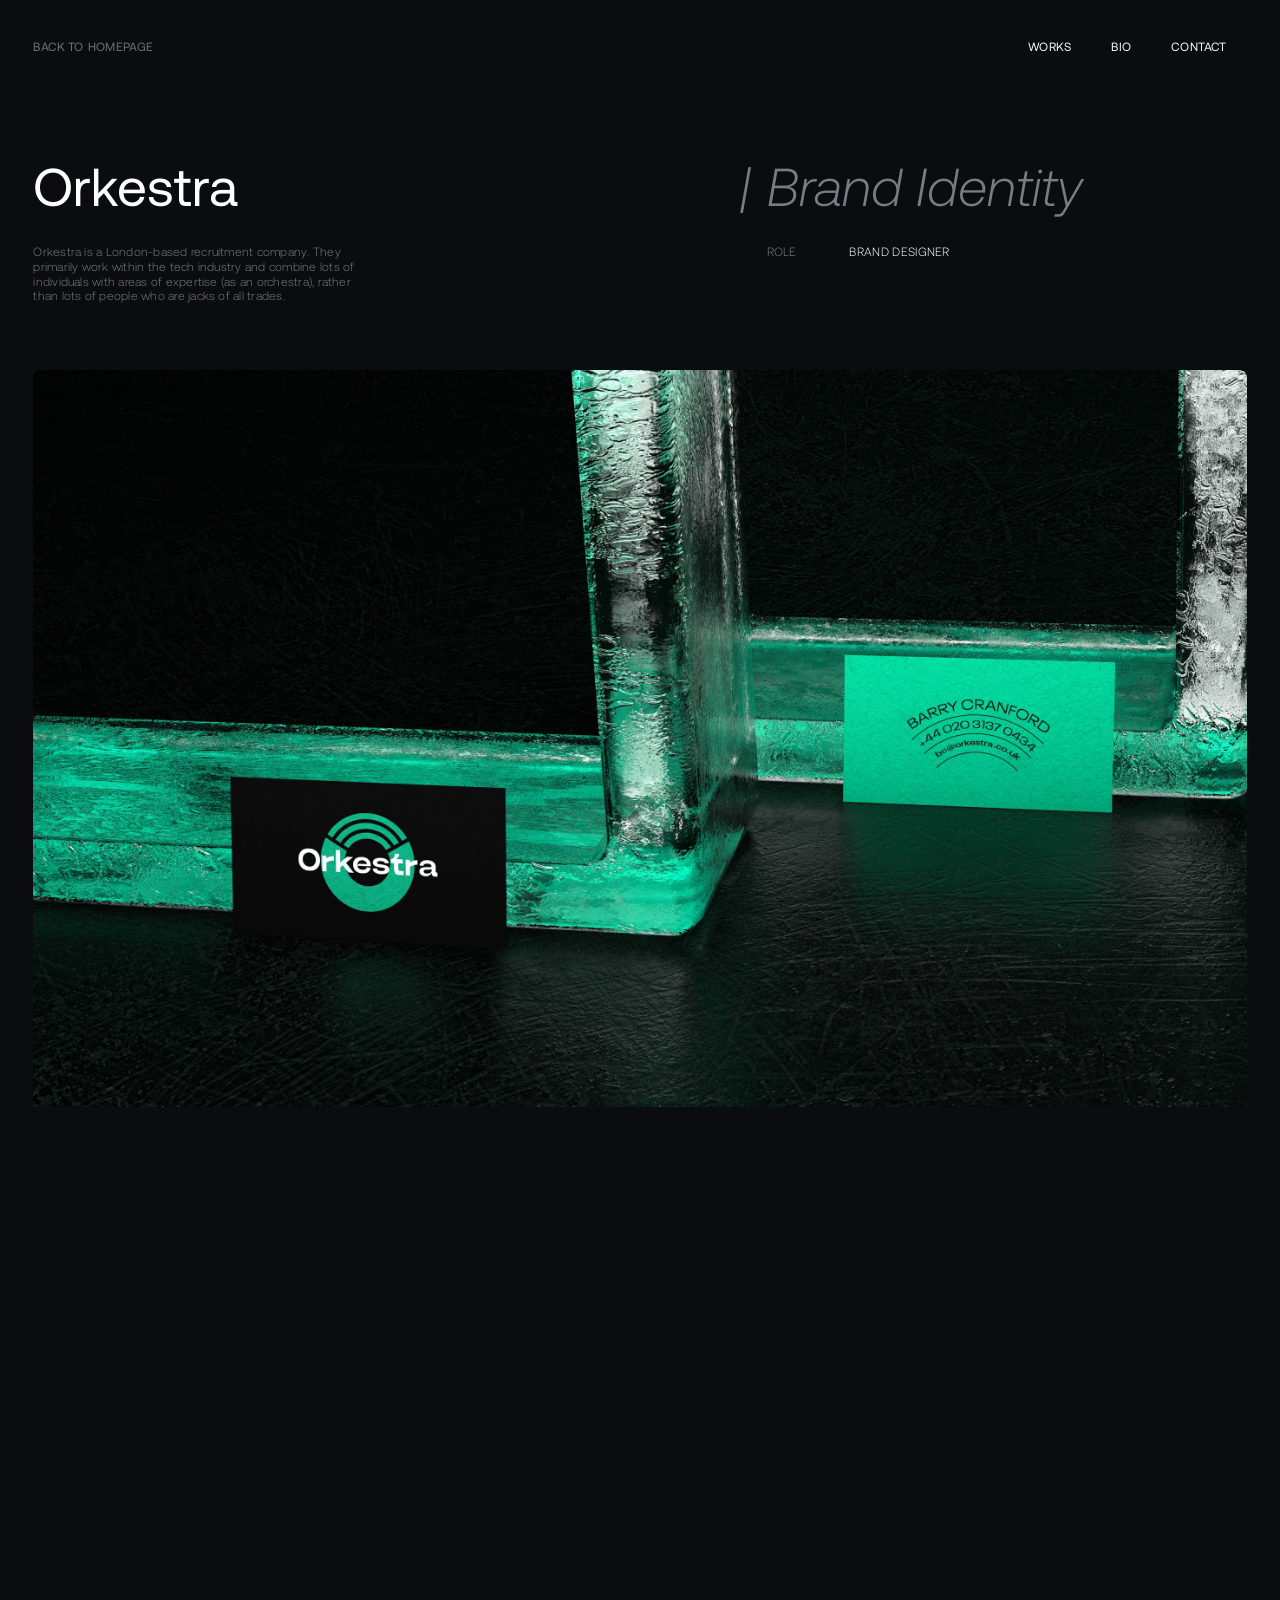
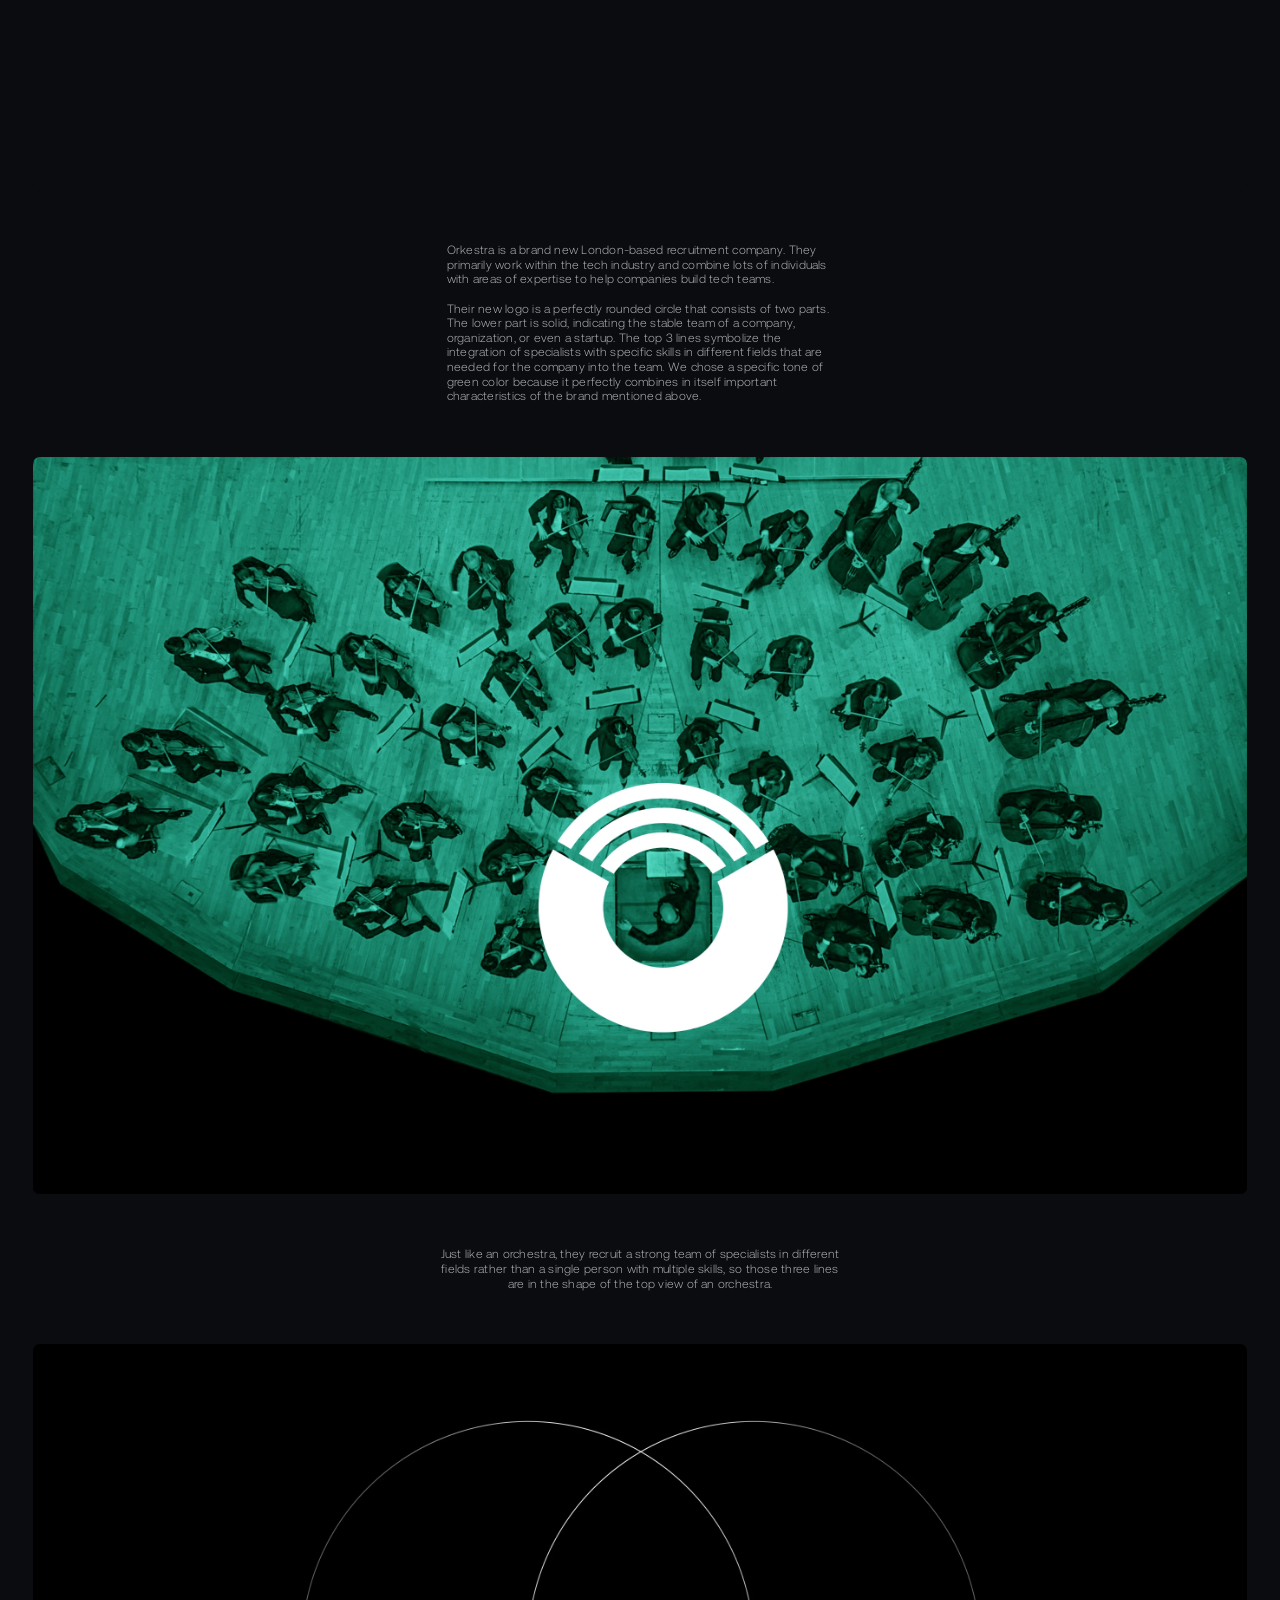
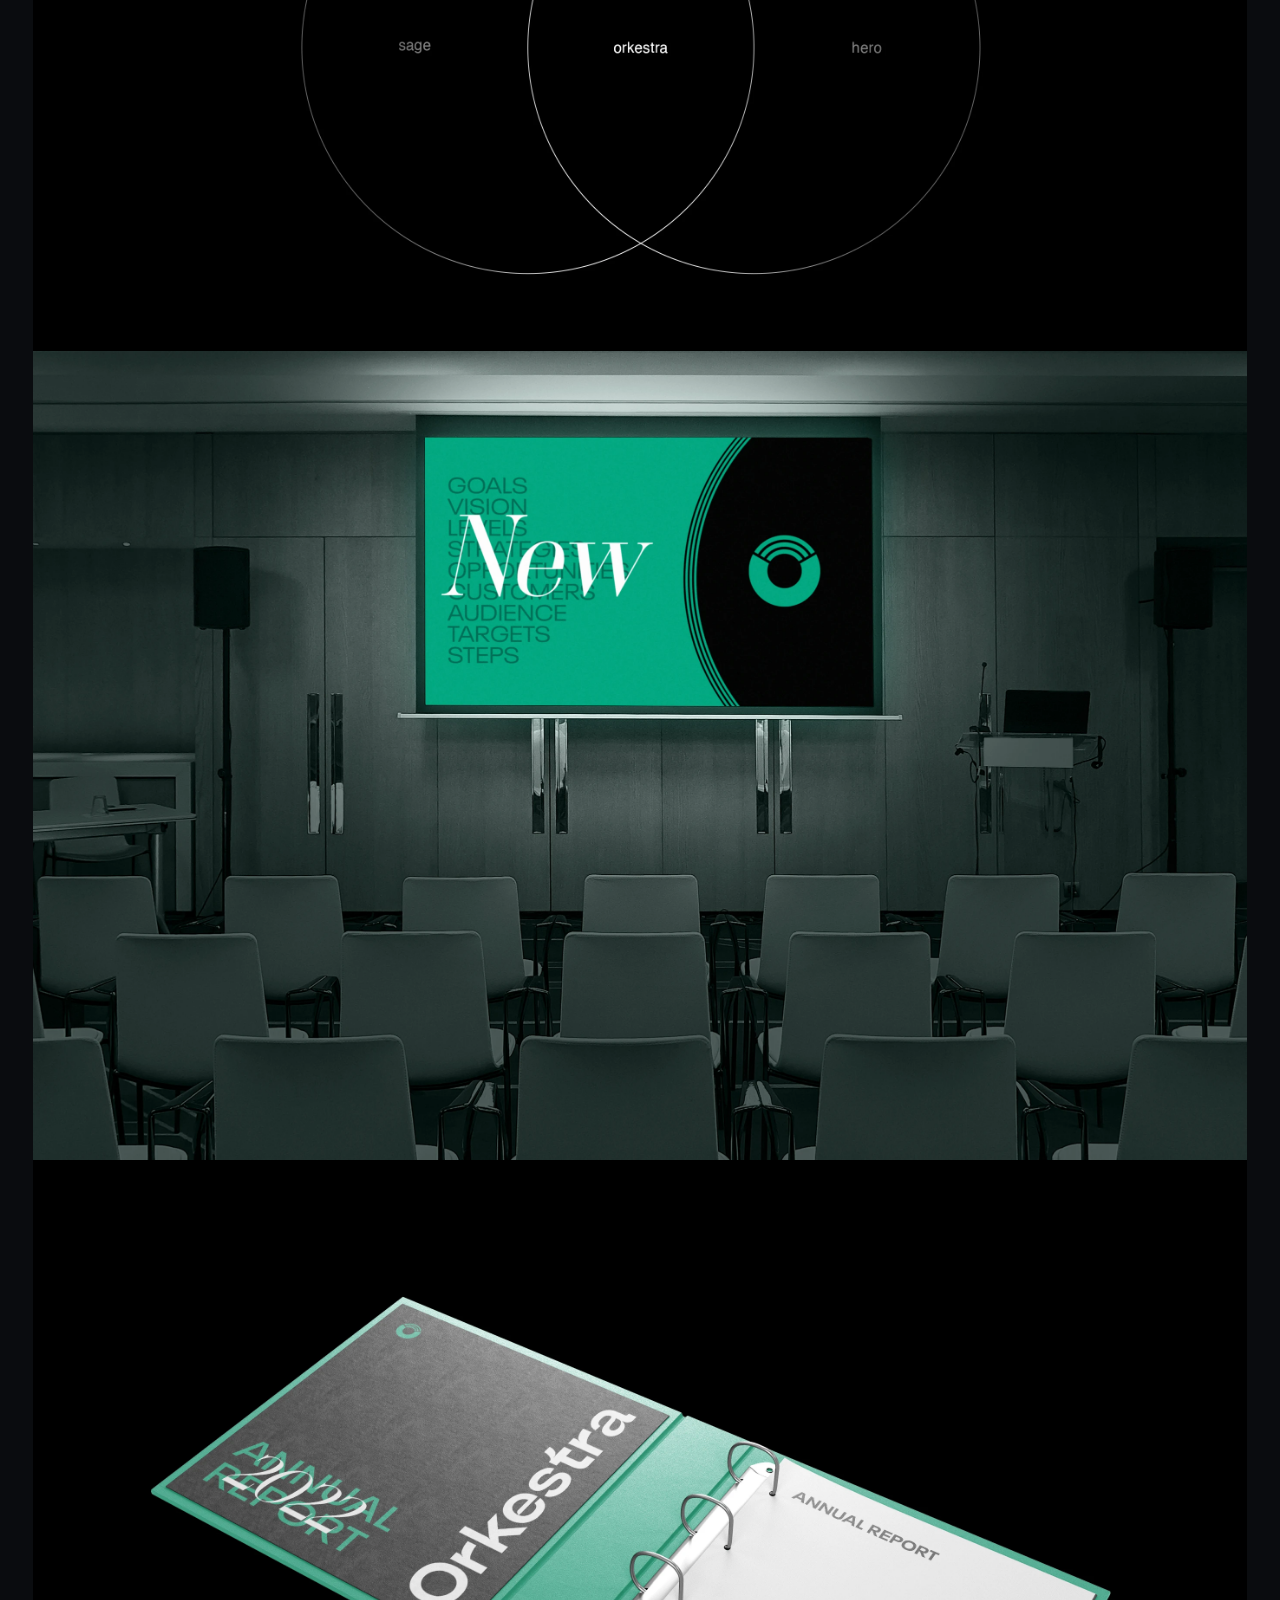
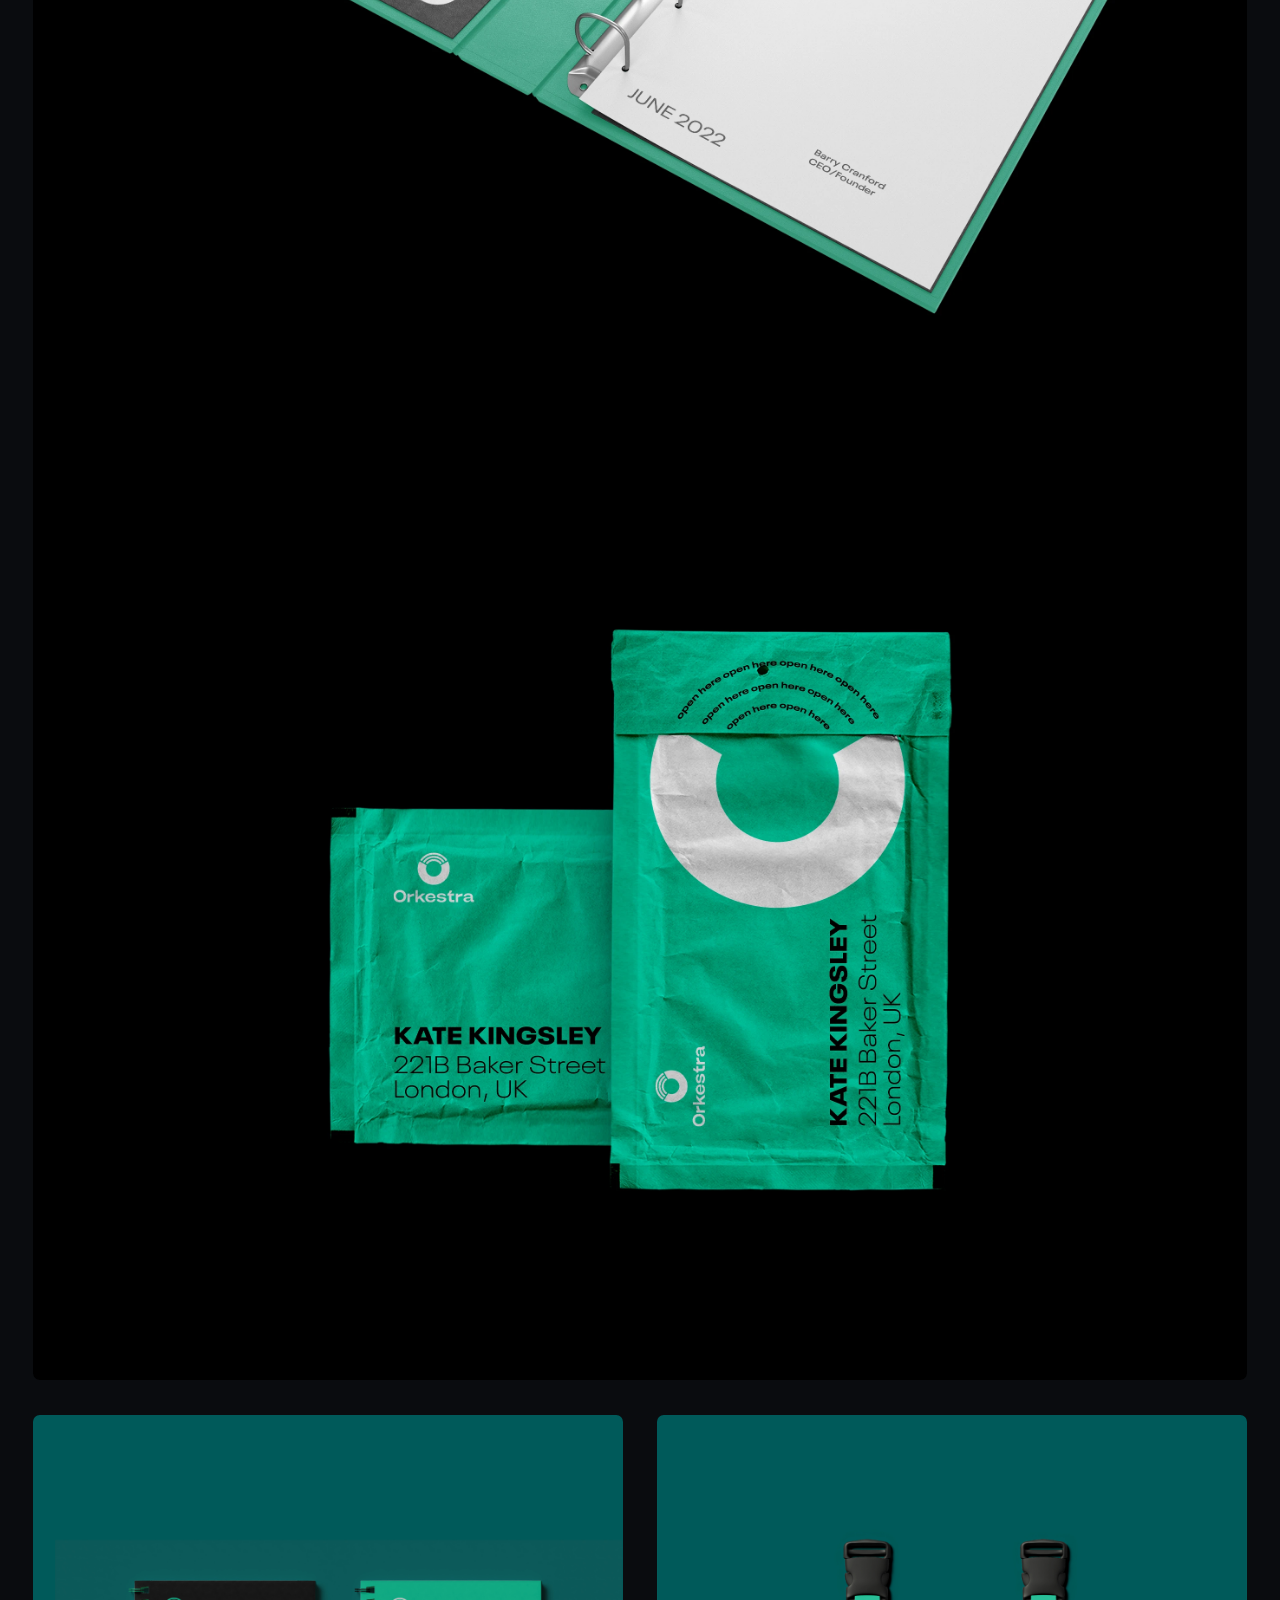
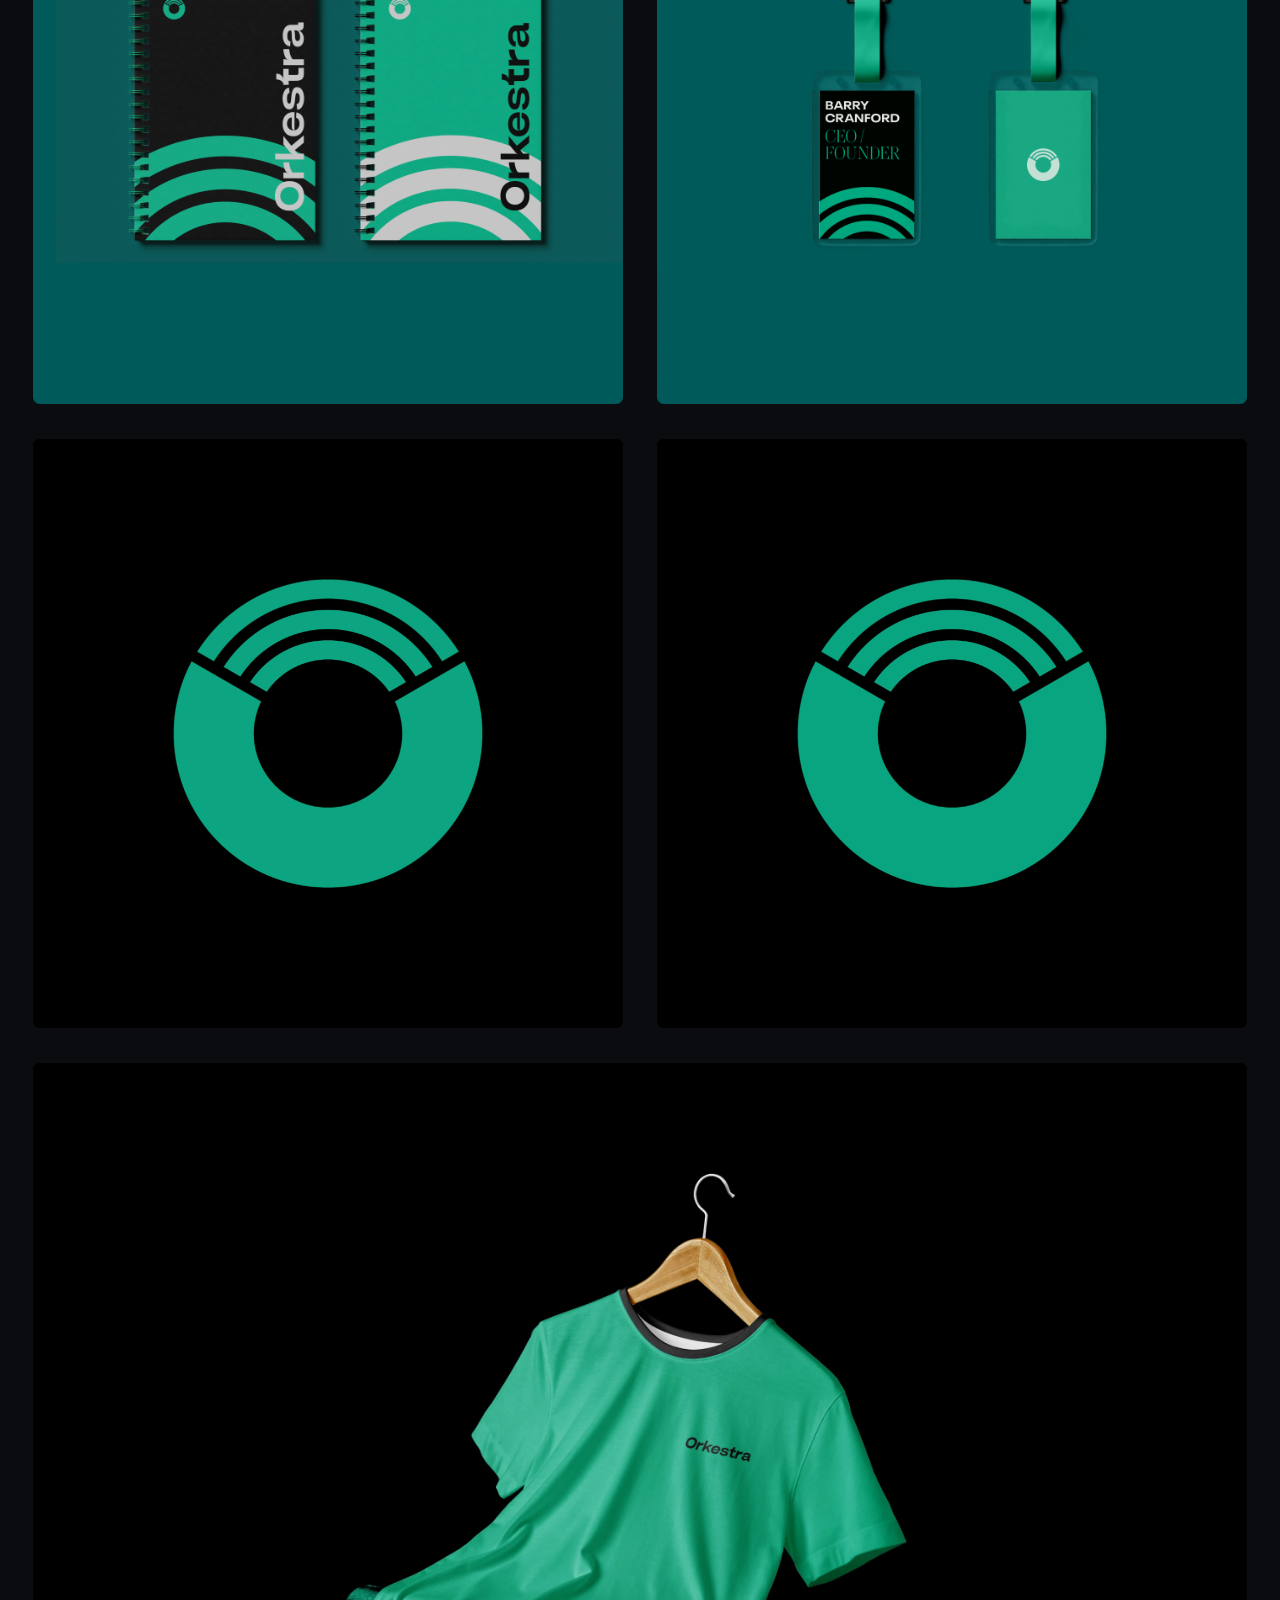
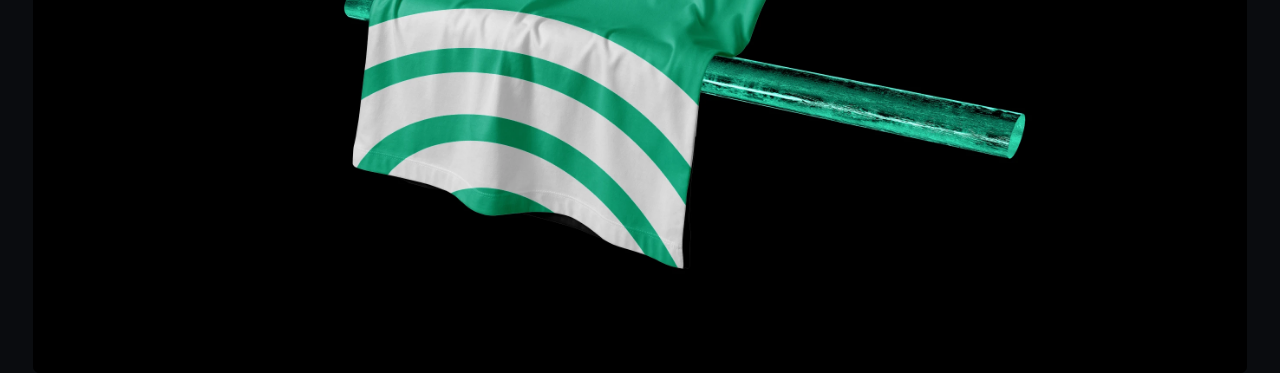
<file: orkestra.html>
<!doctype html>
<html lang="en" class="orkestra-document">
  <head>
    <!-- Google Tag Manager -->
    <script>(function(w,d,s,l,i){w[l]=w[l]||[];w[l].push({'gtm.start':
    new Date().getTime(),event:'gtm.js'});var f=d.getElementsByTagName(s)[0],
    j=d.createElement(s),dl=l!='dataLayer'?'&l='+l:'';j.async=true;j.src=
    'https://www.googletagmanager.com/gtm.js?id='+i+dl;f.parentNode.insertBefore(j,f);
    })(window,document,'script','dataLayer','GTM-M94FSGMZ');</script>
    <!-- End Google Tag Manager -->
    <meta charset="utf-8">
    <meta name="viewport" content="width=device-width, initial-scale=1">
    <title>Orkestra - Parviz Bayramguliyev</title>
    <link rel="icon" href="/assets/favicon-active.svg" type="image/svg+xml">
    <script src="/title-status.js?v=favicon-files-1" defer></script>
    <meta name="description" content="Orkestra brand identity case study by Parviz Bayram for a London-based tech recruitment company.">
    <meta name="robots" content="index, follow">
    <link rel="canonical" href="https://parvizbayram.com/orkestra">
    <meta property="og:site_name" content="Parviz Bayram Portfolio">
    <meta property="og:type" content="article">
    <meta property="og:title" content="Orkestra — Brand Identity Case Study — Parviz Bayram">
    <meta property="og:description" content="Orkestra brand identity case study by Parviz Bayram for a London-based tech recruitment company.">
    <meta property="og:url" content="https://parvizbayram.com/orkestra">
    <meta property="og:image" content="https://parvizbayram.com/assets/orkestra/orkestra-1.webp">
    <meta name="twitter:card" content="summary_large_image">
    <meta name="twitter:title" content="Orkestra — Brand Identity Case Study — Parviz Bayram">
    <meta name="twitter:description" content="Orkestra brand identity case study by Parviz Bayram for a London-based tech recruitment company.">
    <meta name="twitter:image" content="https://parvizbayram.com/assets/orkestra/orkestra-1.webp">
    <script src="/scale-init.js?v=safari-vimeo-shell-1"></script>
    <link rel="preload" href="/fonts/Aeonik%20Font%20Family/Variable/AeonikPro-Regular.ttf" as="font" type="font/ttf" crossorigin>
    <link rel="preload" href="/fonts/Aeonik%20Font%20Family/Variable/AeonikPro-RegularItalic.ttf" as="font" type="font/ttf" crossorigin>
    <link rel="preload" href="/fonts/Editorial%20Font%20Family/EditorialNew-UltralightItalic.woff2" as="font" type="font/woff2" crossorigin>
    <link rel="preload" href="/assets/orkestra/orkestra-1.webp" as="image" type="image/webp" fetchpriority="high">
    <link rel="stylesheet" href="/styles.css?v=hero-gap-1">
  </head>
  <body class="orkestra-body">
    <!-- Google Tag Manager (noscript) -->
    <noscript><iframe src="https://www.googletagmanager.com/ns.html?id=GTM-M94FSGMZ"
    height="0" width="0" style="display:none;visibility:hidden"></iframe></noscript>
    <!-- End Google Tag Manager (noscript) -->
    <header class="site-header bio-header orkestra-header" data-name="header">
      <a class="back-home bio-back-home orkestra-back-home" href="/">
        <span>BACK TO HOMEPAGE</span>
      </a>
      <nav class="main-nav bio-main-nav orkestra-main-nav" aria-label="Main navigation">
        <a class="nav-link" href="/#works"><span>WORKS</span></a>
        <a class="nav-link" href="/bio"><span>BIO</span></a>
        <a class="nav-link" href="/contact"><span>CONTACT</span></a>
      </nav>
    </header>

    <div class="case-stage orkestra-stage" data-flow-stage>
      <main class="case-shell orkestra-shell" id="top" data-name="orkestra" data-flow-shell>
        <section class="case-intro" aria-label="Orkestra intro">
        <h1 class="work-project-title">Orkestra</h1>
        <p class="work-project-type bmmb-project-type orkestra-project-type" style="width: 520px;"><span class="bmmb-project-separator" aria-hidden="true">|</span><span class="bmmb-project-name">Brand Identity</span></p>
        <p class="work-copy work-copy-grey" style="width: 500px;">
          Orkestra is a London-based recruitment company. They primarily work within the tech industry and combine lots of individuals with areas of expertise (as an orchestra), rather than lots of people who are jacks of all trades.
        </p>
        <p class="work-label">ROLE</p>
        <p class="work-role" style="font-size: 18px; width: 172px;">BRAND DESIGNER</p>
        </section>

        <section class="case-flow orkestra-content" aria-label="Orkestra case study">
          <div class="case-stack continuous-case-strip">
          <div class="work-media case-media orkestra-media case-media-start" style="--media-h: 1105px;">
            <img class="work-img" src="/assets/orkestra/orkestra-1.webp" alt="Orkestra branding visual 1" loading="eager" decoding="sync" fetchpriority="high">
          </div>

          <div class="work-media work-video case-media orkestra-media case-media-end case-video orkestra-video-embed" style="--media-h: 1024px;">
            <iframe src="https://player.vimeo.com/video/739765102?background=1&amp;autoplay=1&amp;loop=1&amp;autopause=0" width="1920" height="1080" loading="lazy" allow="autoplay; picture-in-picture" sandbox="allow-same-origin allow-scripts allow-pointer-lock allow-forms allow-popups allow-popups-to-escape-sandbox" title="Orkestra branding video"></iframe>
          </div>
          </div>

          <p class="work-copy work-copy-light case-copy orkestra-case-copy orkestra-primary-copy" style="--copy-w: 580px;">
            Orkestra is a brand new London-based recruitment company. They primarily work within the tech industry and combine lots of individuals with areas of expertise to help companies build tech teams.
            <br><br>
            Their new logo is a perfectly rounded circle that consists of two parts. The lower part is solid, indicating
            the stable team of a company, organization, or even a startup. The top 3 lines symbolize the integration
            of specialists with specific skills in different fields that are needed for the company into the team.
            We chose a specific tone of green color because it perfectly combines in itself important characteristics
            of the brand mentioned above.
          </p>

          <div class="work-media case-media orkestra-media" style="--media-h: 1105px;">
            <img class="work-img" src="/assets/orkestra/orkestra-2.webp" alt="Orkestra branding visual 2" loading="lazy" decoding="async">
          </div>

          <p class="work-copy work-copy-light case-copy case-copy-center orkestra-case-copy" style="--copy-w: 600px;">
            Just like an orchestra, they recruit a strong team of specialists in different fields rather than a single person with multiple skills, so those three lines are in the shape of the top view of an orchestra.
          </p>

          <div class="case-stack continuous-case-strip">
          <div class="work-media case-media orkestra-media case-media-start" style="--media-h: 910px;">
            <img class="work-img" src="/assets/orkestra/orkestra-3.webp" alt="Orkestra branding visual 3" loading="lazy" decoding="async">
          </div>
          <div class="work-media case-media orkestra-media case-media-flat" style="--media-h: 1214px;">
            <img class="work-img" src="/assets/orkestra/orkestra-4.webp" alt="Orkestra branding visual 4" loading="lazy" decoding="async">
          </div>
          <div class="work-media case-media orkestra-media case-media-flat" style="--media-h: 1365px;">
            <img class="work-img" src="/assets/orkestra/orkestra-5.webp" alt="Orkestra branding visual 5" loading="lazy" decoding="async">
          </div>
          <div class="work-media case-media orkestra-media case-media-end" style="--media-h: 1365px;">
            <img class="work-img" src="/assets/orkestra/orkestra-6.webp" alt="Orkestra branding visual 6" loading="lazy" decoding="async">
          </div>
          </div>

          <div class="case-pair-grid">
          <div class="work-media case-media orkestra-media orkestra-pair-media">
            <img class="work-img" src="/assets/orkestra/orkestra-7.1.jpg" alt="Orkestra paired branding visual 7.1" loading="lazy" decoding="async">
          </div>
          <div class="work-media case-media orkestra-media orkestra-pair-media">
            <img class="work-img" src="/assets/orkestra/orkestra-7.2.jpg" alt="Orkestra paired branding visual 7.2" loading="lazy" decoding="async">
          </div>
          <div class="work-media case-media orkestra-media orkestra-pair-media">
            <img class="work-img" src="/assets/orkestra/orkestra-8.1.gif" alt="Orkestra animated logo visual 8.1" loading="lazy" decoding="async">
          </div>
          <div class="work-media case-media orkestra-media orkestra-pair-media">
            <img class="work-img" src="/assets/orkestra/orkestra-8.2.gif" alt="Orkestra animated logo visual 8.2" loading="lazy" decoding="async">
          </div>
          </div>

          <div class="work-media case-media orkestra-media" style="--media-h: 1365px;">
            <img class="work-img" src="/assets/orkestra/orkestra-9.webp" alt="Orkestra branding visual 9" loading="lazy" decoding="async">
          </div>

          <section class="next-project-panel" data-next-project hidden aria-label="Next project">
            <a class="next-project-link" data-next-project-link href="#">
              <span class="next-project-eyebrow" data-next-project-eyebrow>WHAT'S NEXT?</span>
              <div class="next-project-preview-host" data-next-project-preview-host></div>
            </a>
            <span class="next-project-cursor" data-next-project-cursor aria-hidden="true">
              <span>Next</span>
              <span>Project</span>
            </span>
          </section>
        </section>
      </main>
    </div>

    <template
      data-next-project-preview
      data-intro-selector=".case-intro"
      data-media-selector=".case-flow .case-media"
      data-preview-class="orkestra-next-project-preview"
    ></template>

    <script src="/standalone-nav.js?v=works-position-memory-1"></script>
    <script src="/next-project.js?v=next-project-pilot-5"></script>
    <script src="/orkestra.js?v=next-project-pilot-1"></script>
  </body>
</html>
</file>
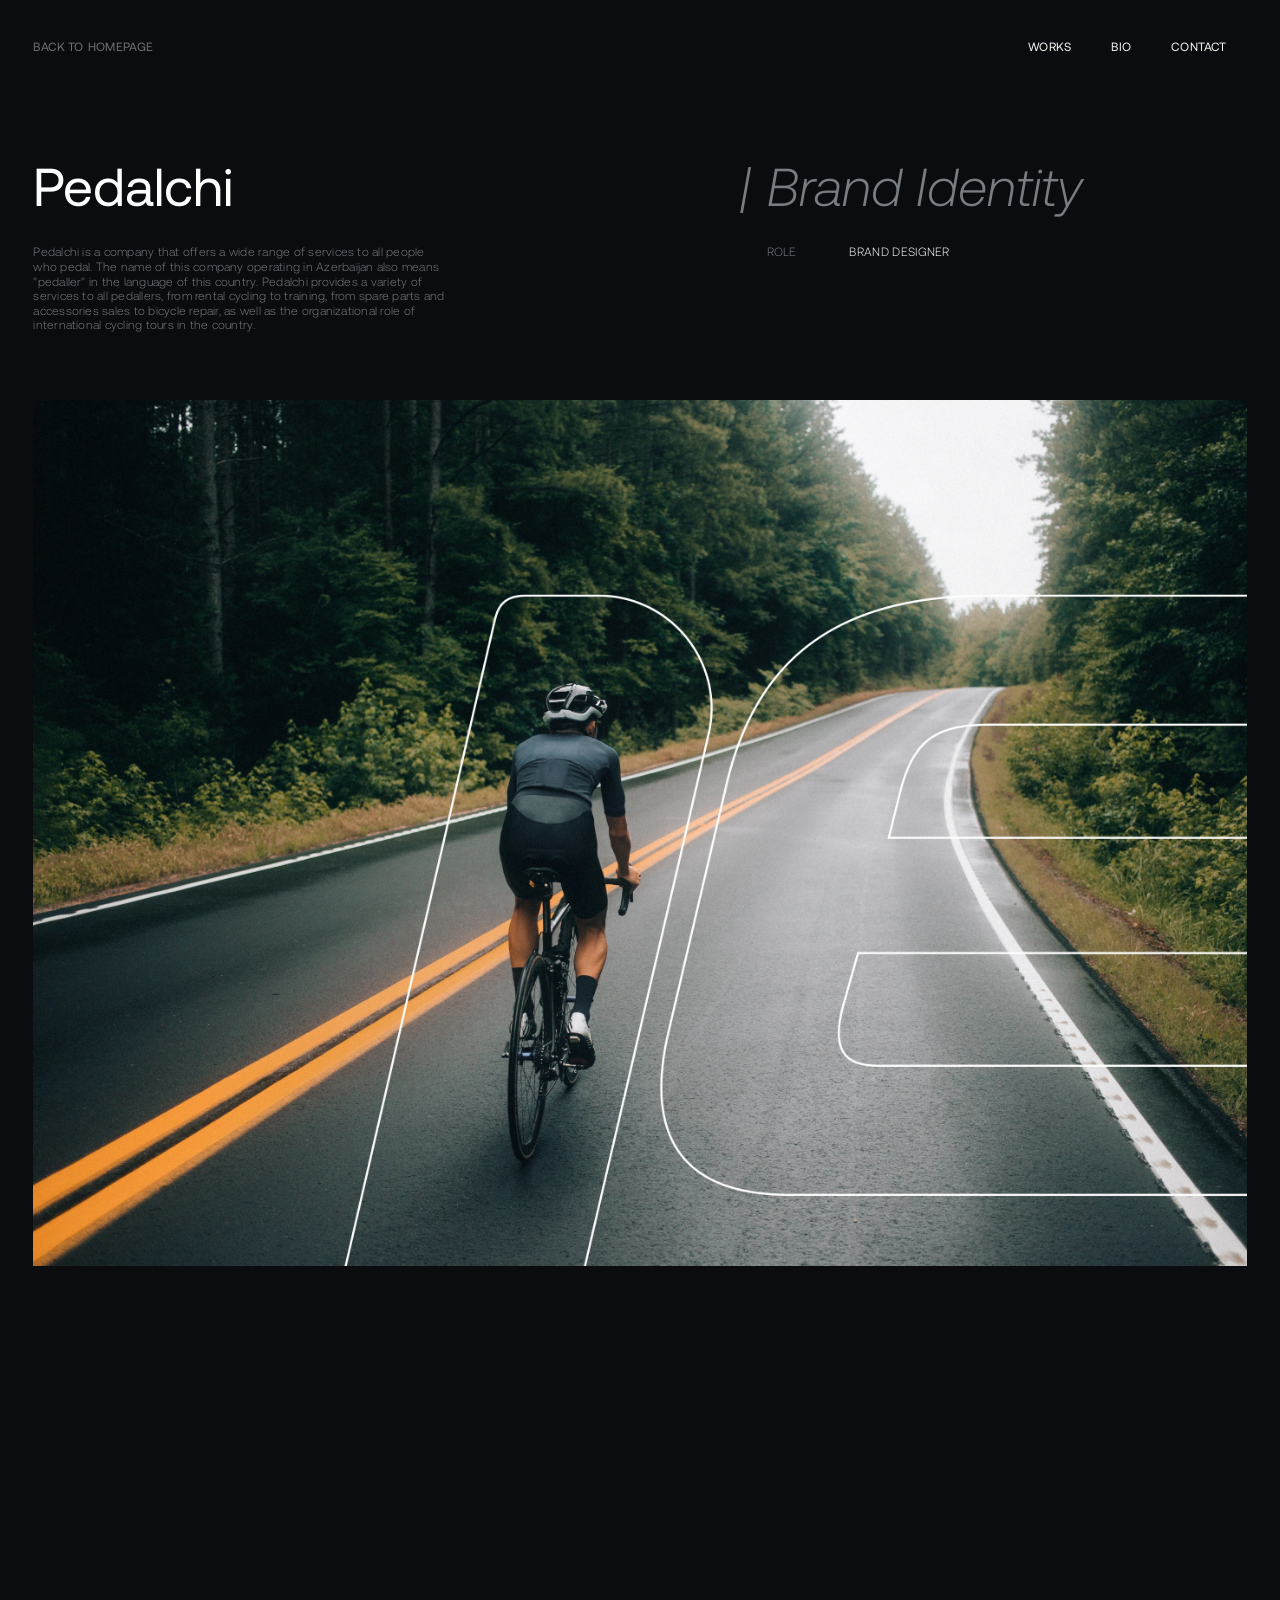
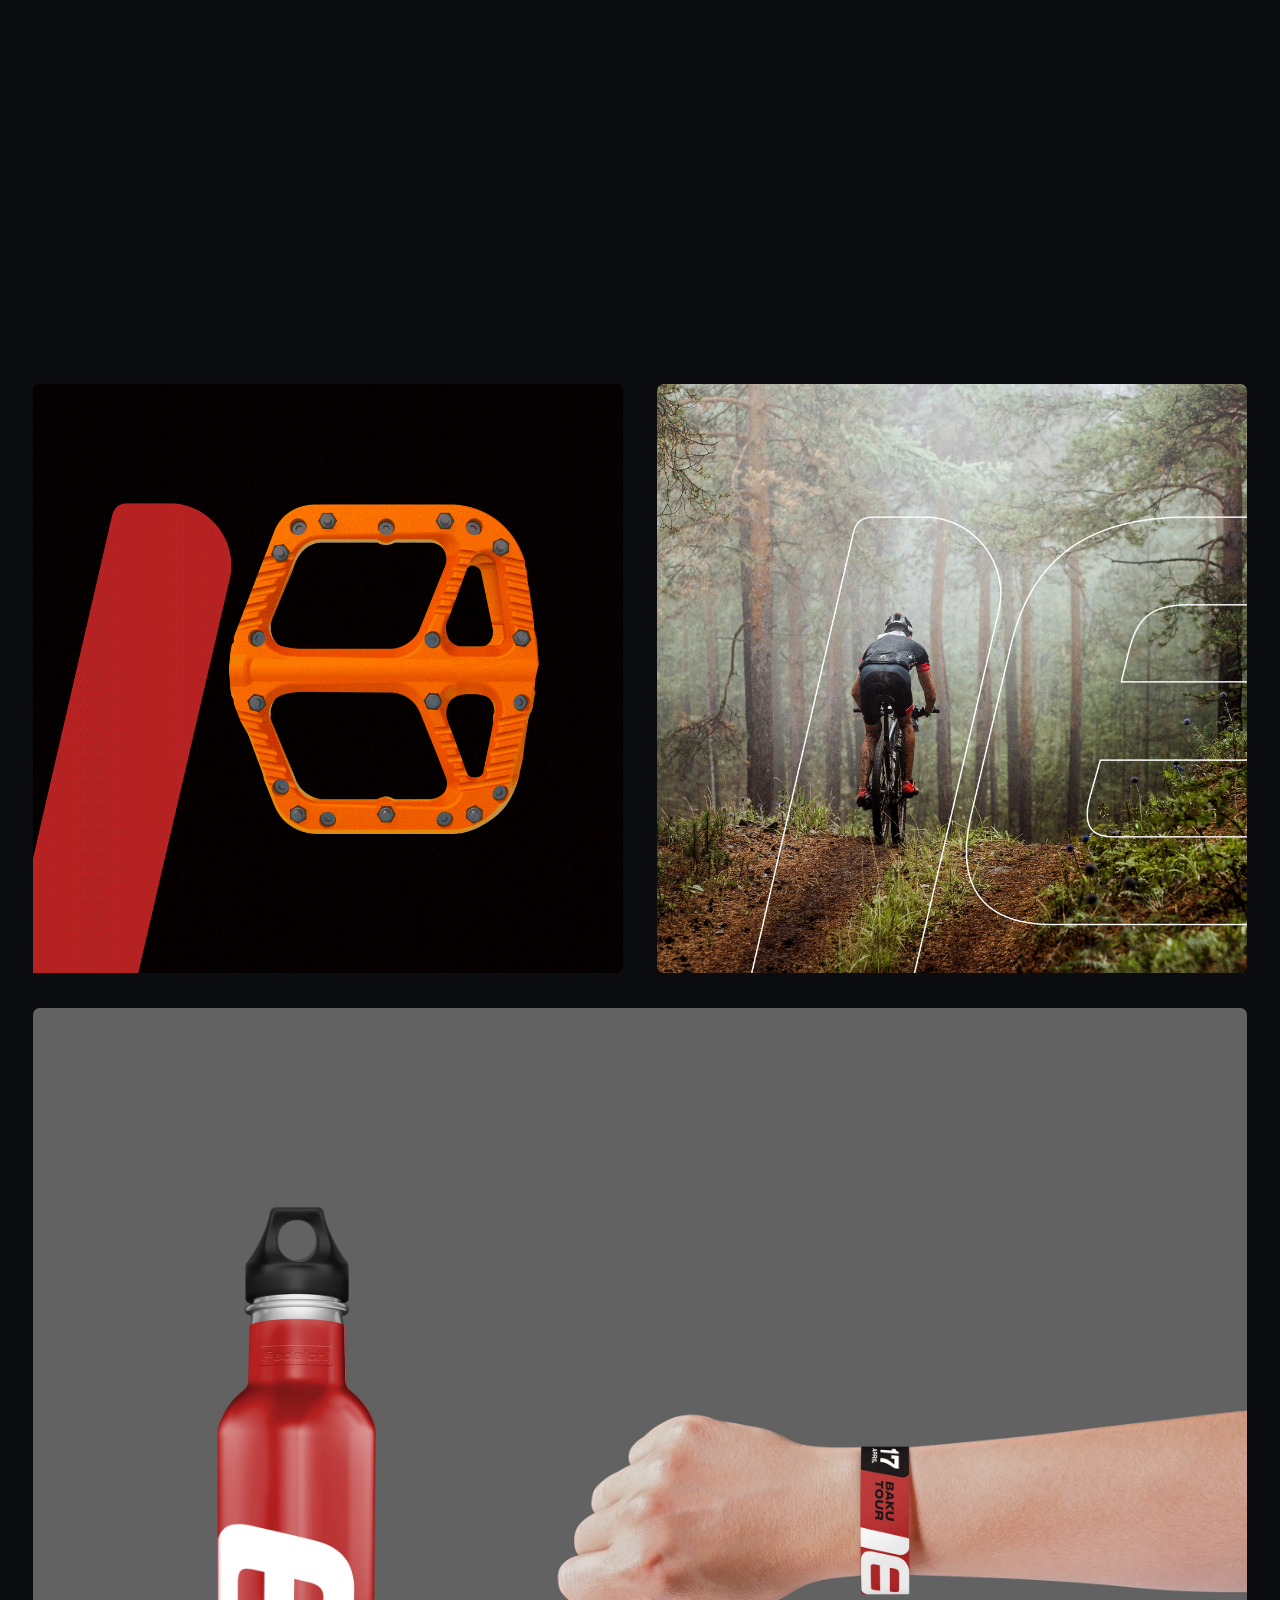
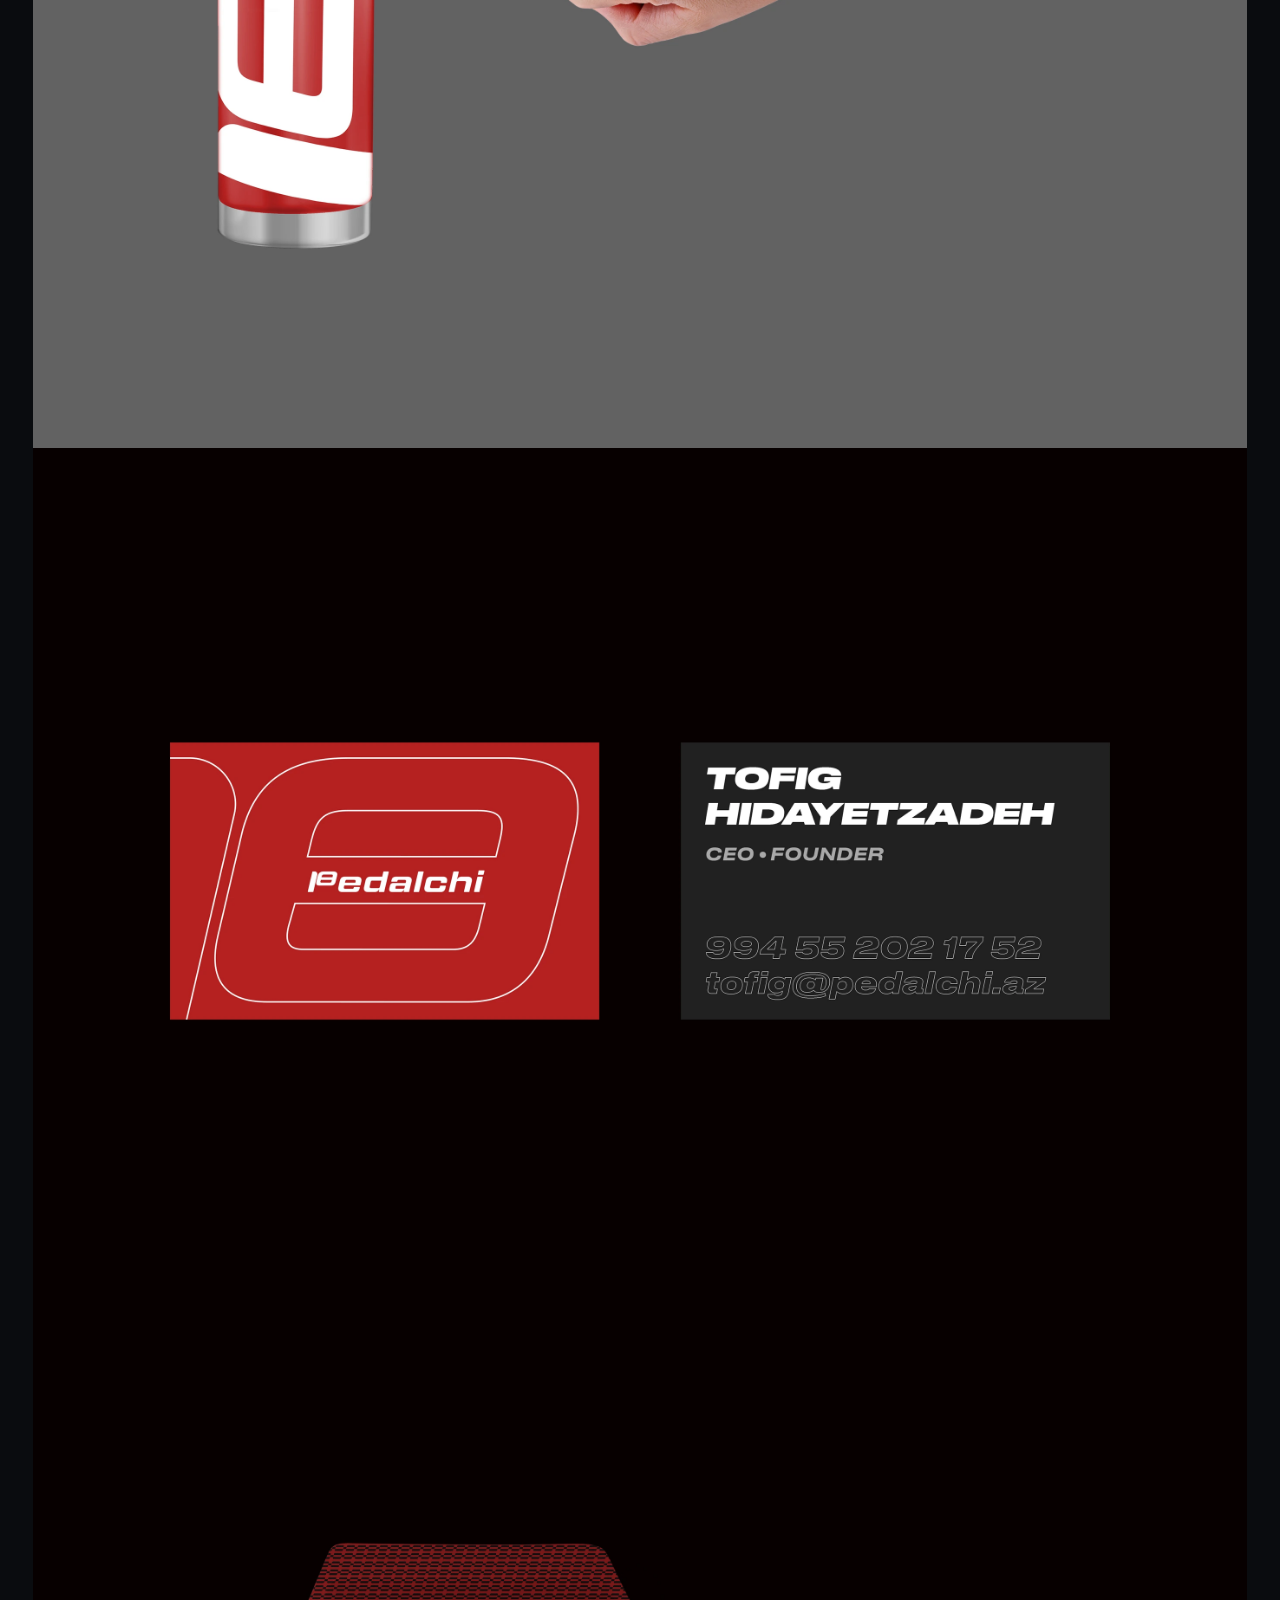
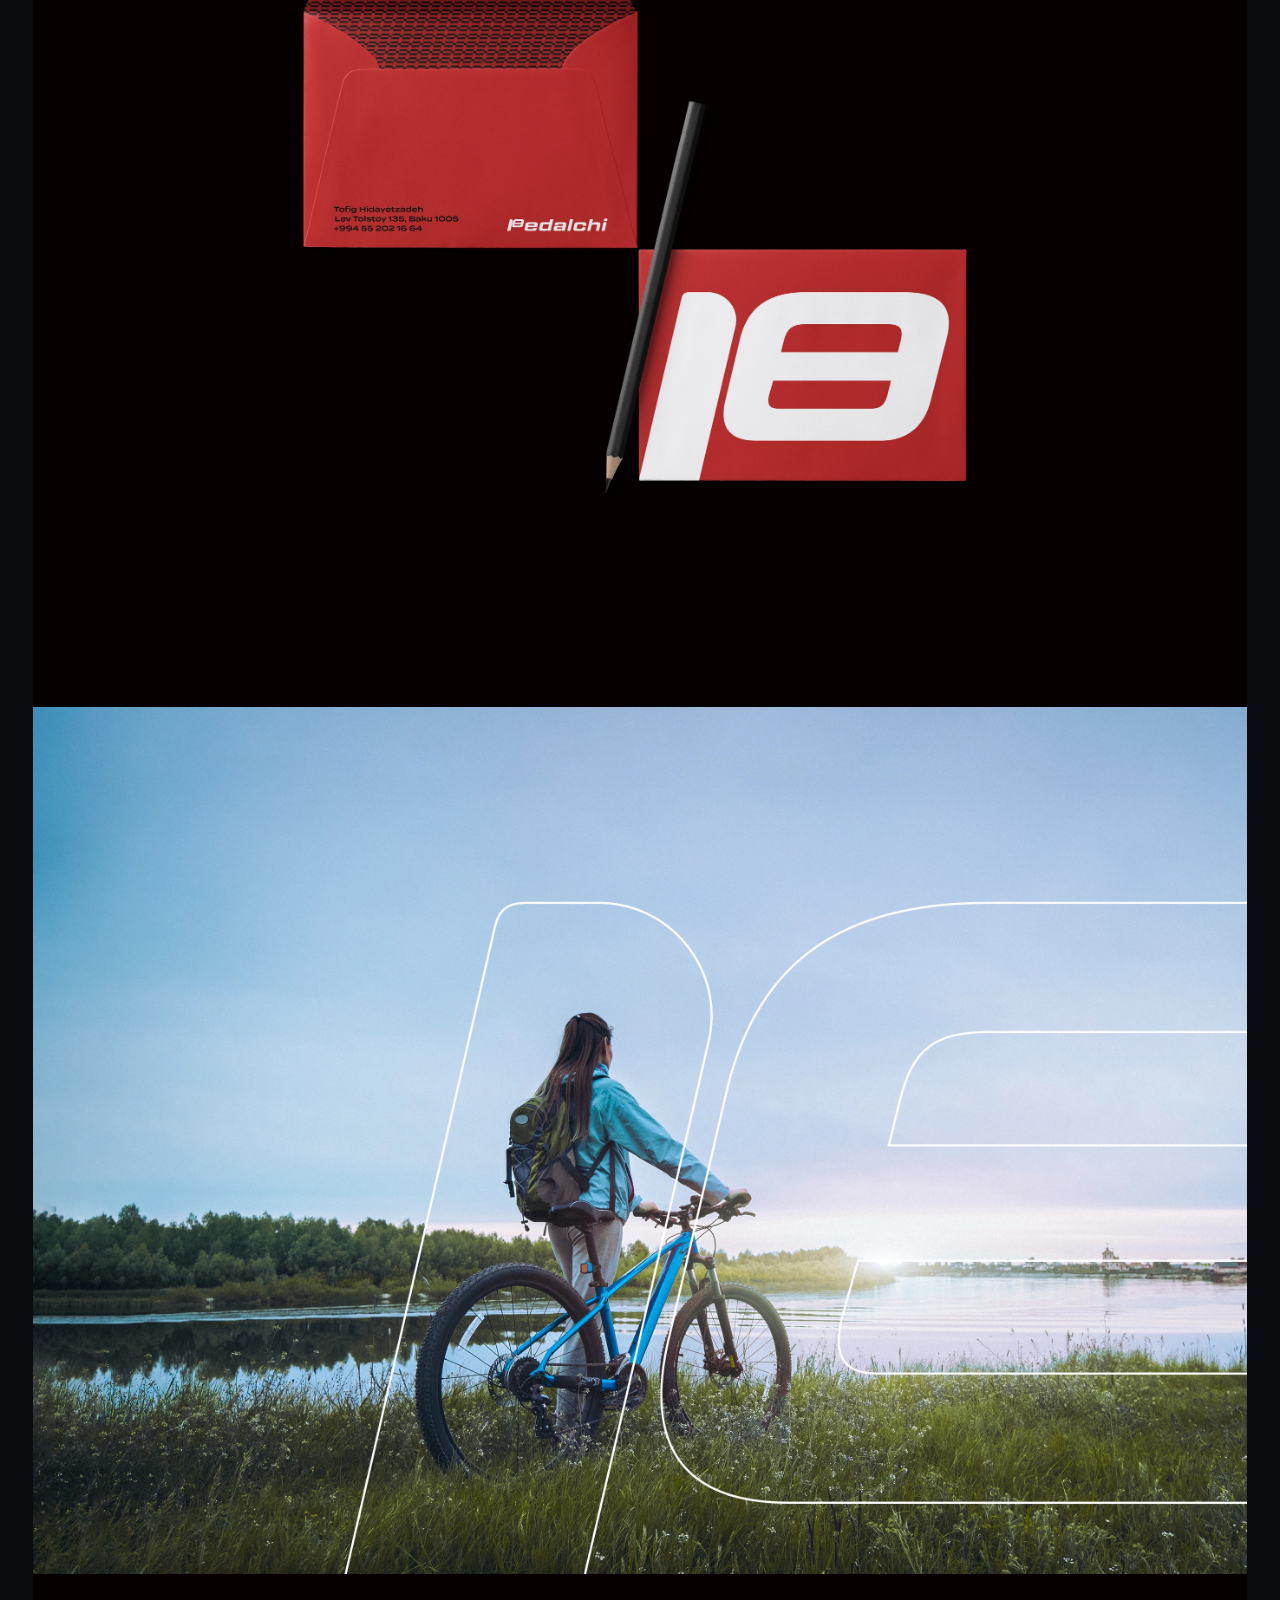
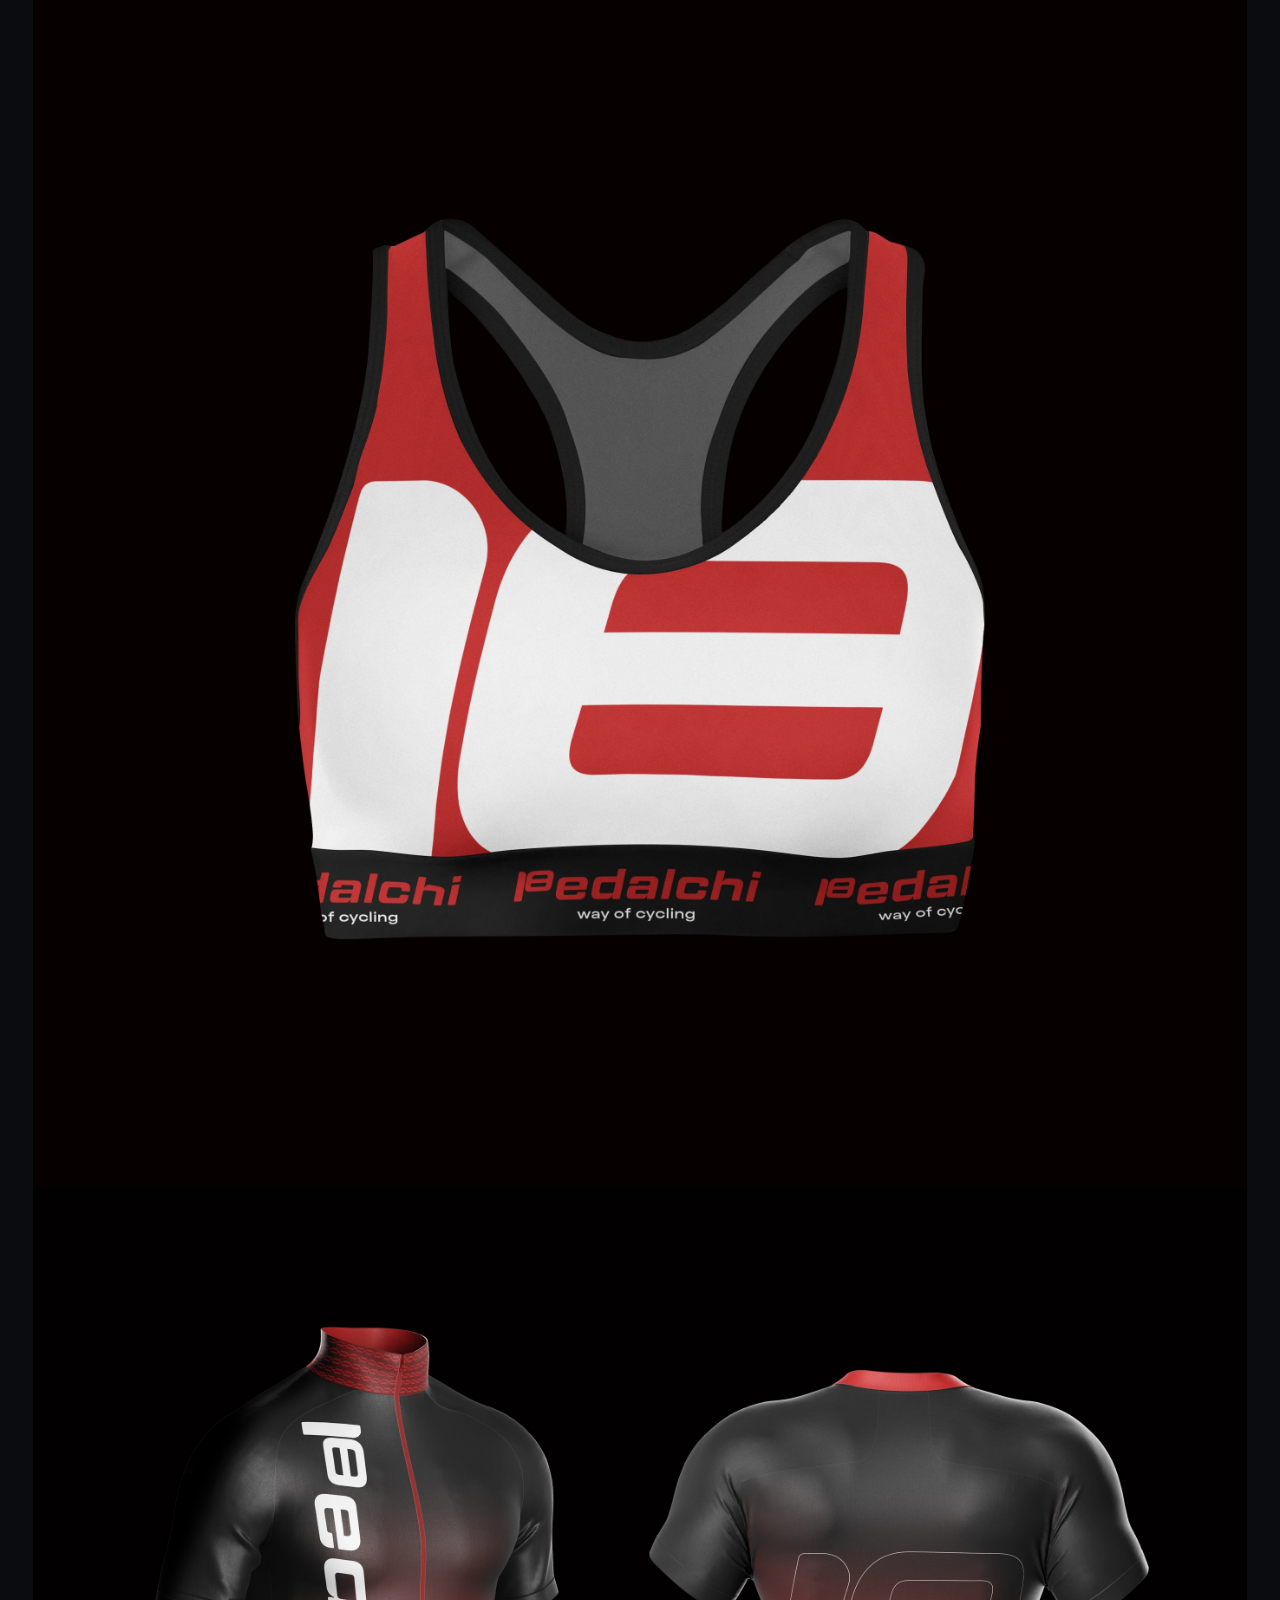
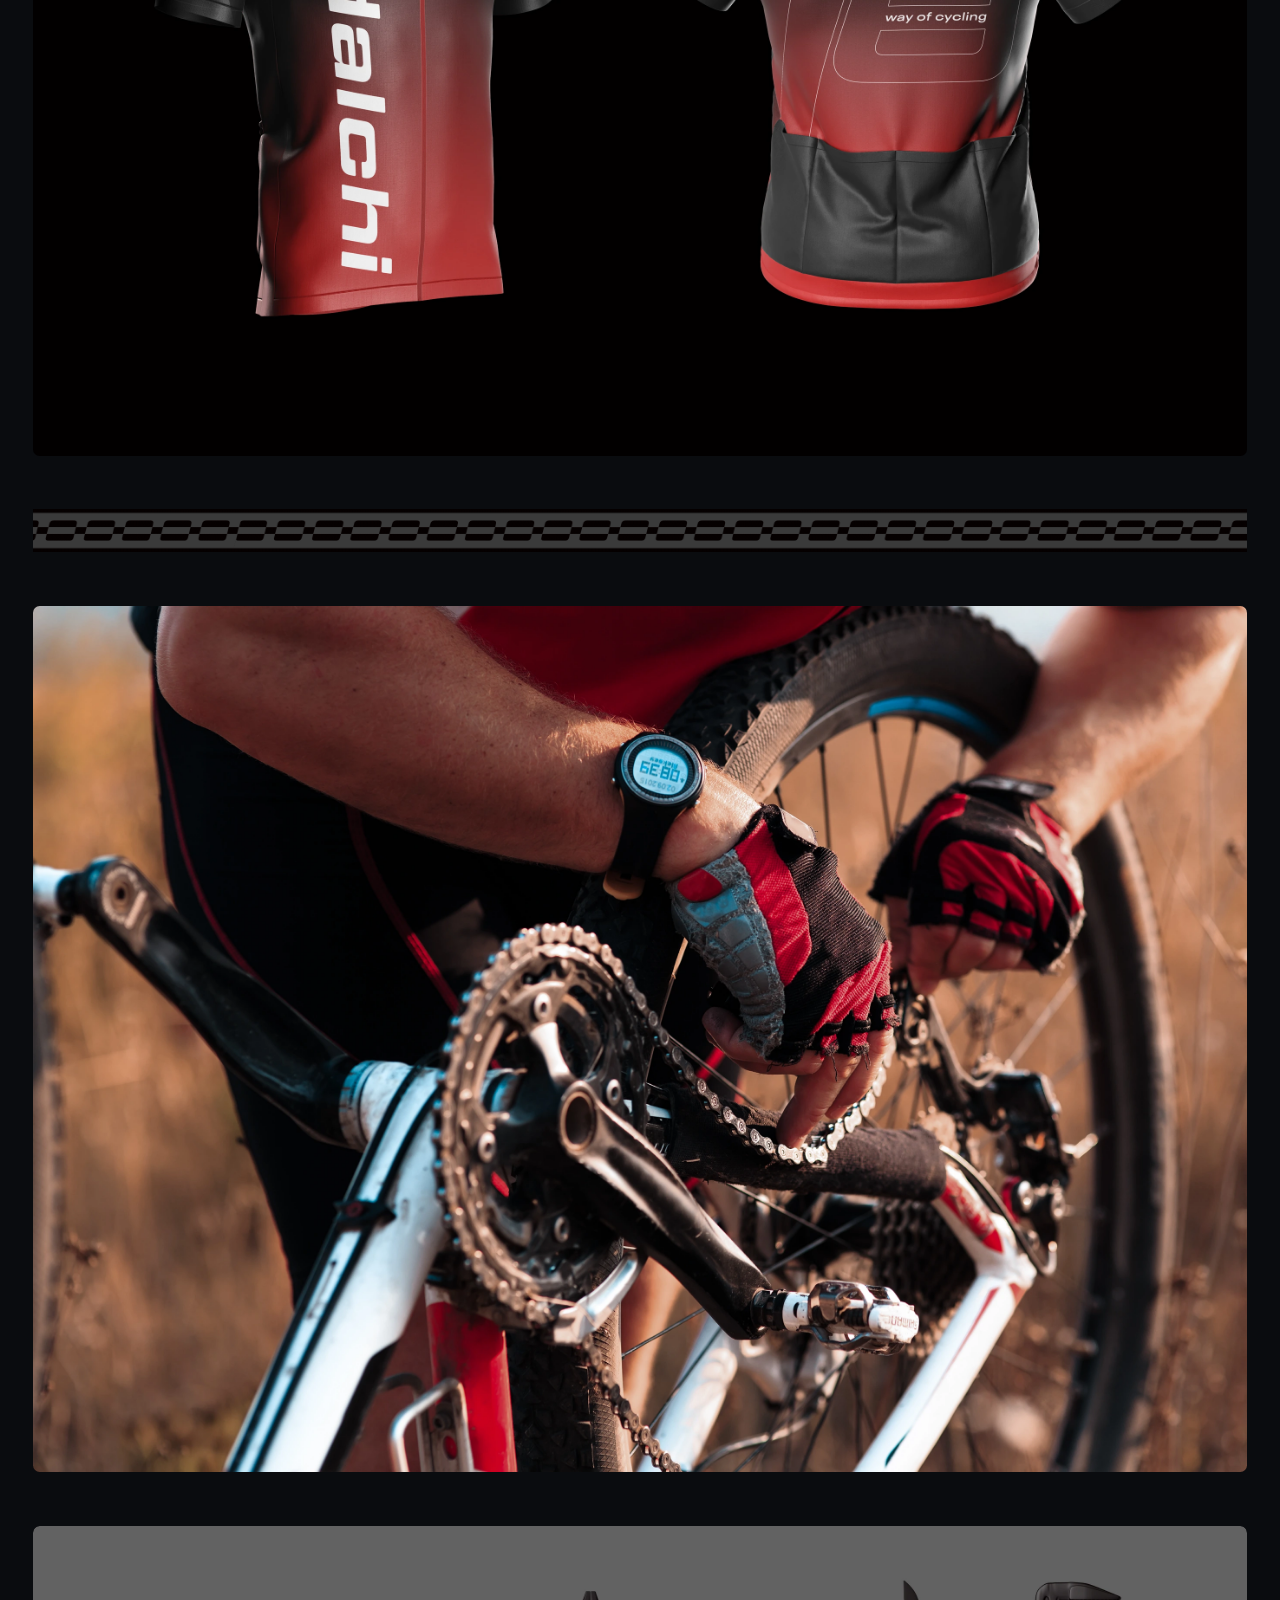
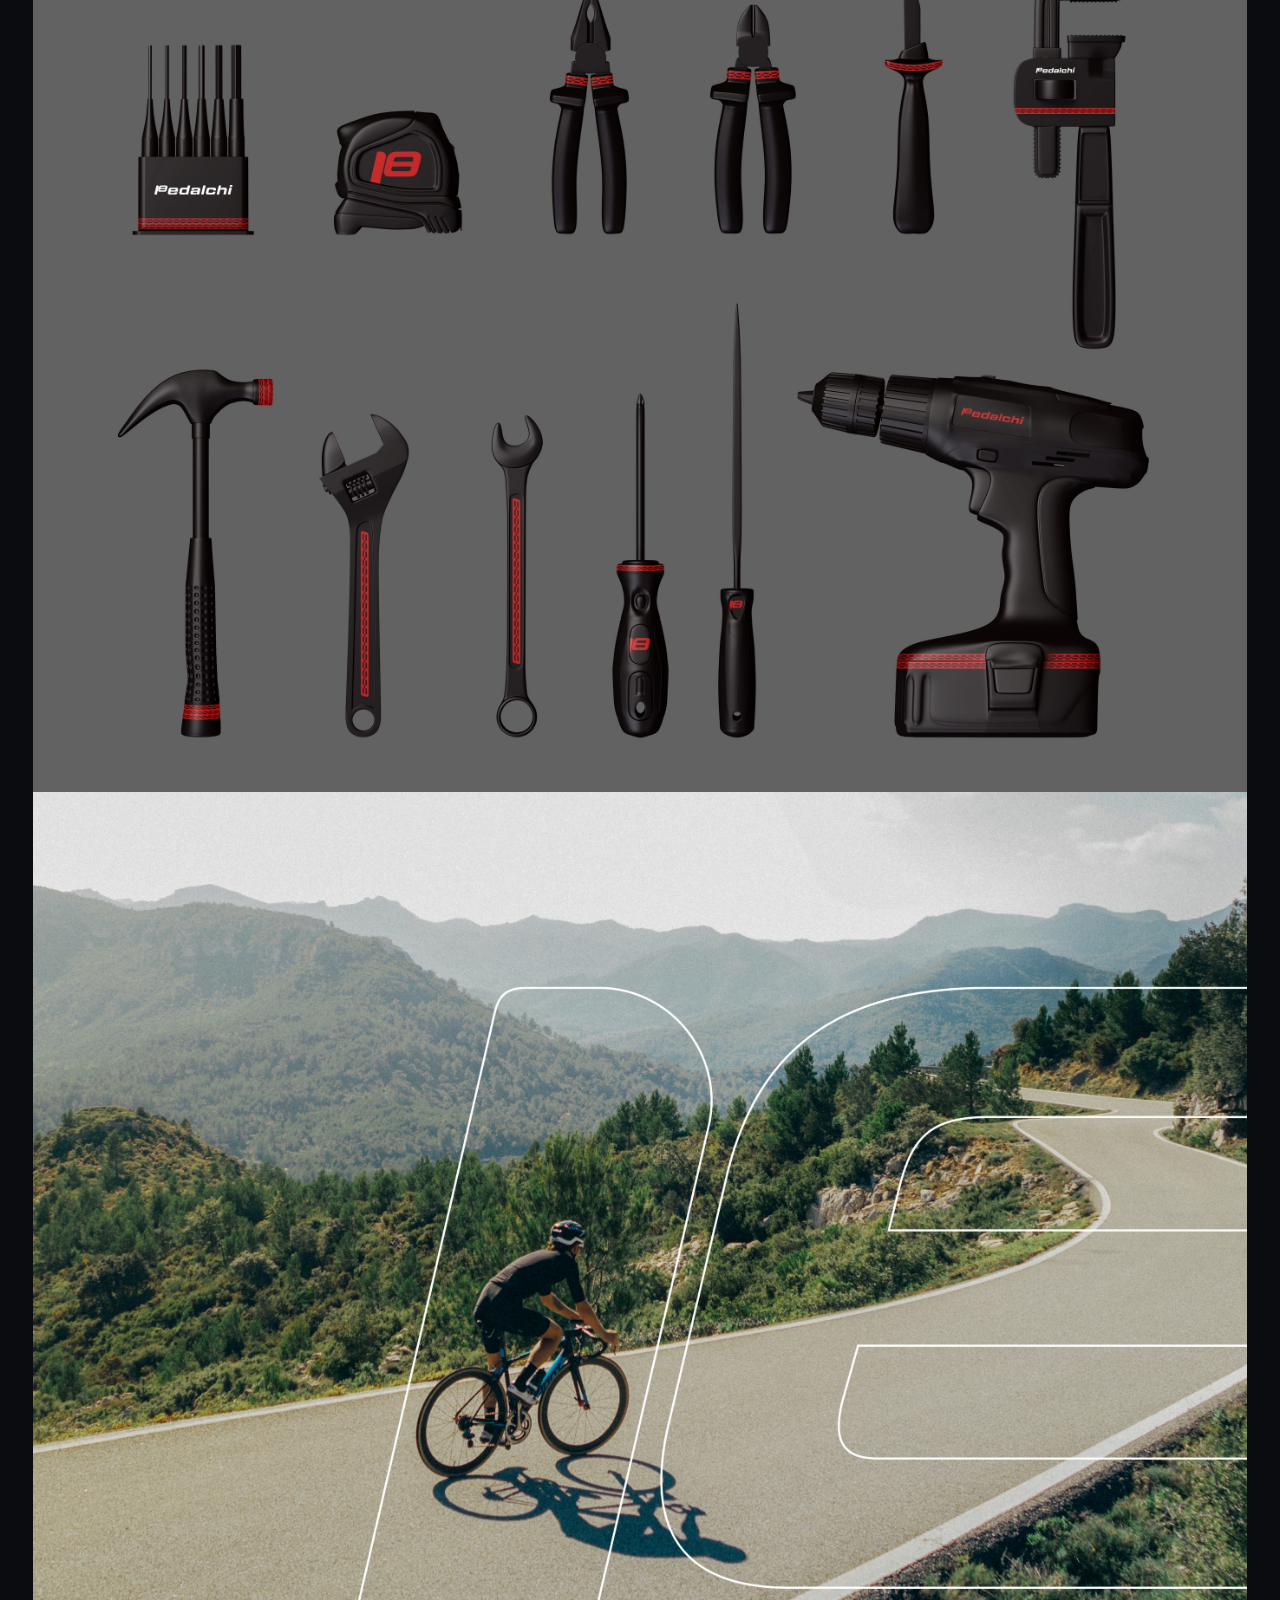
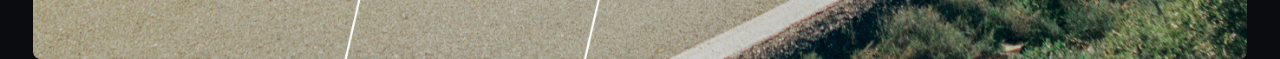
<file: pedalchi.html>
<!doctype html>
<html lang="en" class="pedalchi-document">
  <head>
    <!-- Google Tag Manager -->
    <script>(function(w,d,s,l,i){w[l]=w[l]||[];w[l].push({'gtm.start':
    new Date().getTime(),event:'gtm.js'});var f=d.getElementsByTagName(s)[0],
    j=d.createElement(s),dl=l!='dataLayer'?'&l='+l:'';j.async=true;j.src=
    'https://www.googletagmanager.com/gtm.js?id='+i+dl;f.parentNode.insertBefore(j,f);
    })(window,document,'script','dataLayer','GTM-M94FSGMZ');</script>
    <!-- End Google Tag Manager -->
    <meta charset="utf-8">
    <meta name="viewport" content="width=device-width, initial-scale=1">
    <title>Pedalchi - Parviz Bayramguliyev</title>
    <link rel="icon" href="/assets/favicon-active.svg" type="image/svg+xml">
    <script src="/title-status.js?v=favicon-files-1" defer></script>
    <meta name="description" content="Pedalchi brand identity case study by Parviz Bayram for a cycling services company in Azerbaijan.">
    <meta name="robots" content="index, follow">
    <link rel="canonical" href="https://parvizbayram.com/pedalchi">
    <meta property="og:site_name" content="Parviz Bayram Portfolio">
    <meta property="og:type" content="article">
    <meta property="og:title" content="Pedalchi — Brand Identity Case Study — Parviz Bayram">
    <meta property="og:description" content="Pedalchi brand identity case study by Parviz Bayram for a cycling services company in Azerbaijan.">
    <meta property="og:url" content="https://parvizbayram.com/pedalchi">
    <meta property="og:image" content="https://parvizbayram.com/assets/pedalchi/pedalchi-1.webp">
    <meta name="twitter:card" content="summary_large_image">
    <meta name="twitter:title" content="Pedalchi — Brand Identity Case Study — Parviz Bayram">
    <meta name="twitter:description" content="Pedalchi brand identity case study by Parviz Bayram for a cycling services company in Azerbaijan.">
    <meta name="twitter:image" content="https://parvizbayram.com/assets/pedalchi/pedalchi-1.webp">
    <script src="/scale-init.js?v=safari-vimeo-shell-1"></script>
    <link rel="preload" href="/fonts/Aeonik%20Font%20Family/Variable/AeonikPro-Regular.ttf" as="font" type="font/ttf" crossorigin>
    <link rel="preload" href="/fonts/Aeonik%20Font%20Family/Variable/AeonikPro-RegularItalic.ttf" as="font" type="font/ttf" crossorigin>
    <link rel="preload" href="/fonts/Editorial%20Font%20Family/EditorialNew-UltralightItalic.woff2" as="font" type="font/woff2" crossorigin>
    <link rel="preload" href="/assets/pedalchi/pedalchi-1.webp" as="image" type="image/webp" fetchpriority="high">
    <link rel="stylesheet" href="/styles.css?v=hero-gap-1">
  </head>
  <body class="pedalchi-body">
    <!-- Google Tag Manager (noscript) -->
    <noscript><iframe src="https://www.googletagmanager.com/ns.html?id=GTM-M94FSGMZ"
    height="0" width="0" style="display:none;visibility:hidden"></iframe></noscript>
    <!-- End Google Tag Manager (noscript) -->
    <header class="site-header bio-header pedalchi-header" data-name="header">
      <a class="back-home bio-back-home pedalchi-back-home" href="/">
        <span>BACK TO HOMEPAGE</span>
      </a>
      <nav class="main-nav bio-main-nav pedalchi-main-nav" aria-label="Main navigation">
        <a class="nav-link" href="/#works"><span>WORKS</span></a>
        <a class="nav-link" href="/bio"><span>BIO</span></a>
        <a class="nav-link" href="/contact"><span>CONTACT</span></a>
      </nav>
    </header>

    <div class="case-stage pedalchi-stage" data-flow-stage>
      <main class="case-shell pedalchi-shell" id="top" data-name="pedalchi" data-flow-shell>
        <section class="case-intro" aria-label="Pedalchi intro">
          <h1 class="work-project-title">Pedalchi</h1>
          <p class="work-project-type bmmb-project-type pedalchi-project-type" style="width: 520px;"><span class="bmmb-project-separator" aria-hidden="true">|</span><span class="bmmb-project-name">Brand Identity</span></p>
          <p class="work-copy work-copy-grey" style="width: 620px;">
            Pedalchi is a company that offers a wide range of services to all people who pedal. The name of this company operating in Azerbaijan also means "pedaller" in the language of this country. Pedalchi provides a variety of services to all pedallers, from rental cycling to training, from spare parts and accessories sales to bicycle repair, as well as the organizational role of international cycling tours in the country.
          </p>
          <p class="work-label">ROLE</p>
          <p class="work-role" style="font-size: 18px; width: 172px;">BRAND DESIGNER</p>
        </section>

        <section class="case-flow pedalchi-content" aria-label="Pedalchi case study">
          <div class="case-stack continuous-case-strip">
            <div class="work-media case-media pedalchi-media case-media-start" style="--media-h: 1300px;">
              <img class="work-img" src="/assets/pedalchi/pedalchi-1.webp" alt="Pedalchi brand identity visual 1" loading="eager" decoding="sync" fetchpriority="high">
            </div>

            <div class="work-media work-video work-video-primary case-media pedalchi-media case-media-flat case-video pedalchi-video-embed" style="--media-h: 1024px;">
              <iframe src="https://player.vimeo.com/video/704240433?h=666535fb68" width="640" height="360" loading="lazy" allow="autoplay; picture-in-picture" allowfullscreen sandbox="allow-same-origin allow-scripts allow-pointer-lock allow-forms allow-popups allow-popups-to-escape-sandbox" title="Pedalchi brand identity video"></iframe>
            </div>
          </div>

          <div class="case-pair-grid pedalchi-pair-grid">
            <div class="work-media case-media pedalchi-media pedalchi-pair-media pedalchi-2-1-exception" style="border-bottom-left-radius: 0;">
              <img class="work-img" src="/assets/pedalchi/pedalchi-2.1.gif" alt="Pedalchi animated brand identity visual 2.1" loading="lazy" decoding="async">
            </div>

            <div class="work-media case-media pedalchi-media pedalchi-pair-media">
              <img class="work-img" src="/assets/pedalchi/pedalchi-2.2.webp" alt="Pedalchi brand identity visual 2.2" loading="lazy" decoding="async">
            </div>
          </div>

          <div class="case-stack continuous-case-strip">
            <div class="work-media case-media pedalchi-media case-media-flat" style="--media-h: 1560px;">
              <img class="work-img" src="/assets/pedalchi/pedalchi-3.webp" alt="Pedalchi brand identity visual 3" loading="lazy" decoding="async">
            </div>

            <div class="work-media case-media pedalchi-media case-media-flat" style="--media-h: 1300px;">
              <img class="work-img" src="/assets/pedalchi/pedalchi-4.webp" alt="Pedalchi brand identity visual 4" loading="lazy" decoding="async">
            </div>

            <div class="work-media case-media pedalchi-media case-media-flat" style="--media-h: 1489px;">
              <img class="work-img" src="/assets/pedalchi/pedalchi-5.webp" alt="Pedalchi brand identity visual 5" loading="lazy" decoding="async">
            </div>

            <div class="work-media case-media pedalchi-media case-media-flat" style="--media-h: 1300px;">
              <img class="work-img" src="/assets/pedalchi/pedalchi-6.webp" alt="Pedalchi brand identity visual 6" loading="lazy" decoding="async">
            </div>

            <div class="work-media case-media pedalchi-media case-media-flat" style="--media-h: 1820px;">
              <img class="work-img" src="/assets/pedalchi/pedalchi-7.webp" alt="Pedalchi brand identity visual 7" loading="lazy" decoding="async">
            </div>

            <div class="work-media case-media pedalchi-media case-media-flat" style="--media-h: 1303px;">
              <img class="work-img" src="/assets/pedalchi/pedalchi-8.webp" alt="Pedalchi brand identity visual 8" loading="lazy" decoding="async">
            </div>
          </div>

          <div class="work-media case-media case-media-standalone pedalchi-media pedalchi-media-square" style="--media-h: 65px;">
            <img class="work-img" src="/assets/pedalchi/pedalchi-9.gif" alt="Pedalchi animated brand identity visual 9" loading="lazy" decoding="async">
          </div>

          <div class="work-media case-media case-media-standalone pedalchi-media" style="--media-h: 1300px;">
            <img class="work-img" src="/assets/pedalchi/pedalchi-10.webp" alt="Pedalchi brand identity visual 10" loading="lazy" decoding="async">
          </div>

          <div class="case-stack continuous-case-strip">
            <div class="work-media case-media pedalchi-media case-media-start" style="--media-h: 1300px;">
              <img class="work-img" src="/assets/pedalchi/pedalchi-11.webp" alt="Pedalchi brand identity visual 11" loading="lazy" decoding="async">
            </div>

            <div class="work-media case-media pedalchi-media case-media-last" style="--media-h: 1300px;">
              <img class="work-img" src="/assets/pedalchi/pedalchi-12.webp" alt="Pedalchi brand identity visual 12" loading="lazy" decoding="async">
            </div>
          </div>

          <section class="next-project-panel" data-next-project hidden aria-label="Next project">
            <a class="next-project-link" data-next-project-link href="#">
              <span class="next-project-eyebrow" data-next-project-eyebrow>WHAT'S NEXT?</span>
              <div class="next-project-preview-host" data-next-project-preview-host></div>
            </a>
            <span class="next-project-cursor" data-next-project-cursor aria-hidden="true">
              <span>Next</span>
              <span>Project</span>
            </span>
          </section>
        </section>
      </main>
    </div>

    <template
      data-next-project-preview
      data-intro-selector=".case-intro"
      data-media-selector=".case-flow .case-media"
      data-preview-class="pedalchi-next-project-preview"
    ></template>

    <script src="https://player.vimeo.com/api/player.js"></script>
    <script src="/standalone-nav.js?v=works-position-memory-1"></script>
    <script src="/next-project.js?v=next-project-pilot-5"></script>
    <script src="/pedalchi.js?v=pedalchi-static-1"></script>
  </body>
</html>
</file>
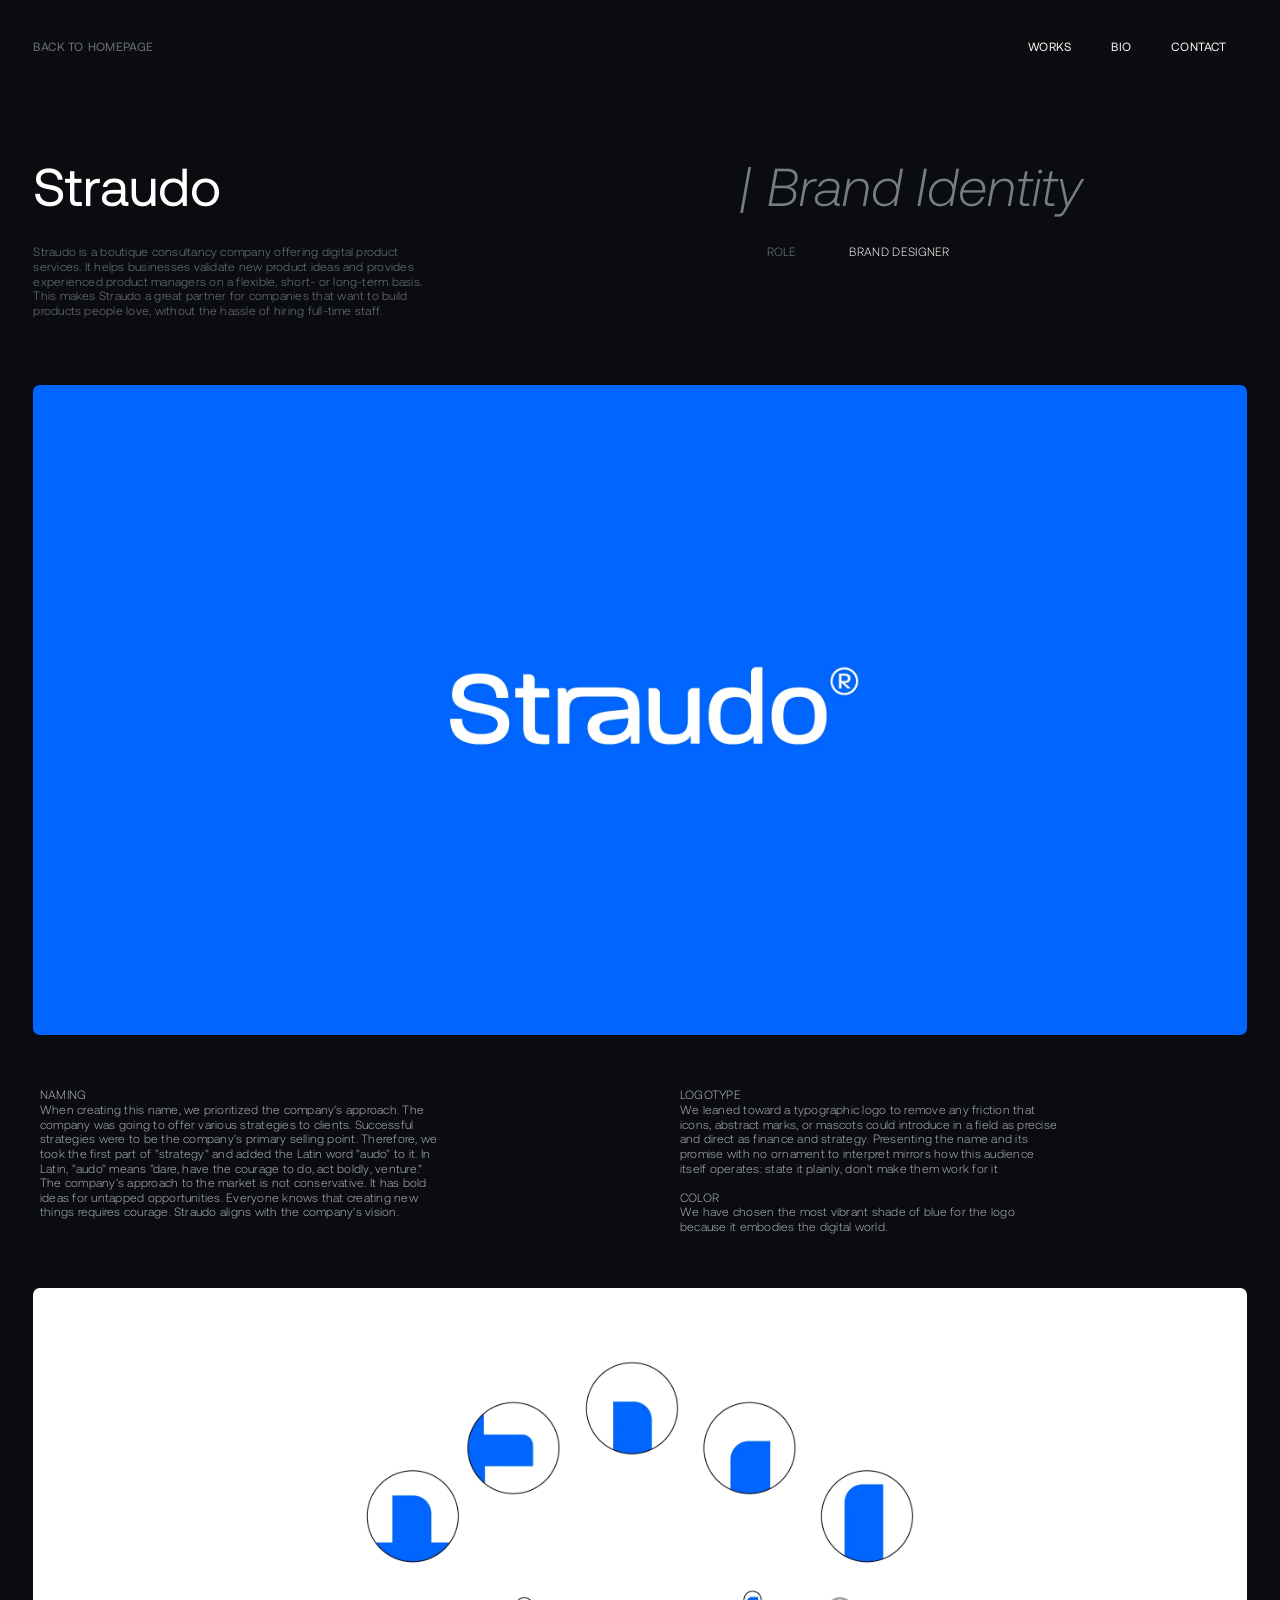
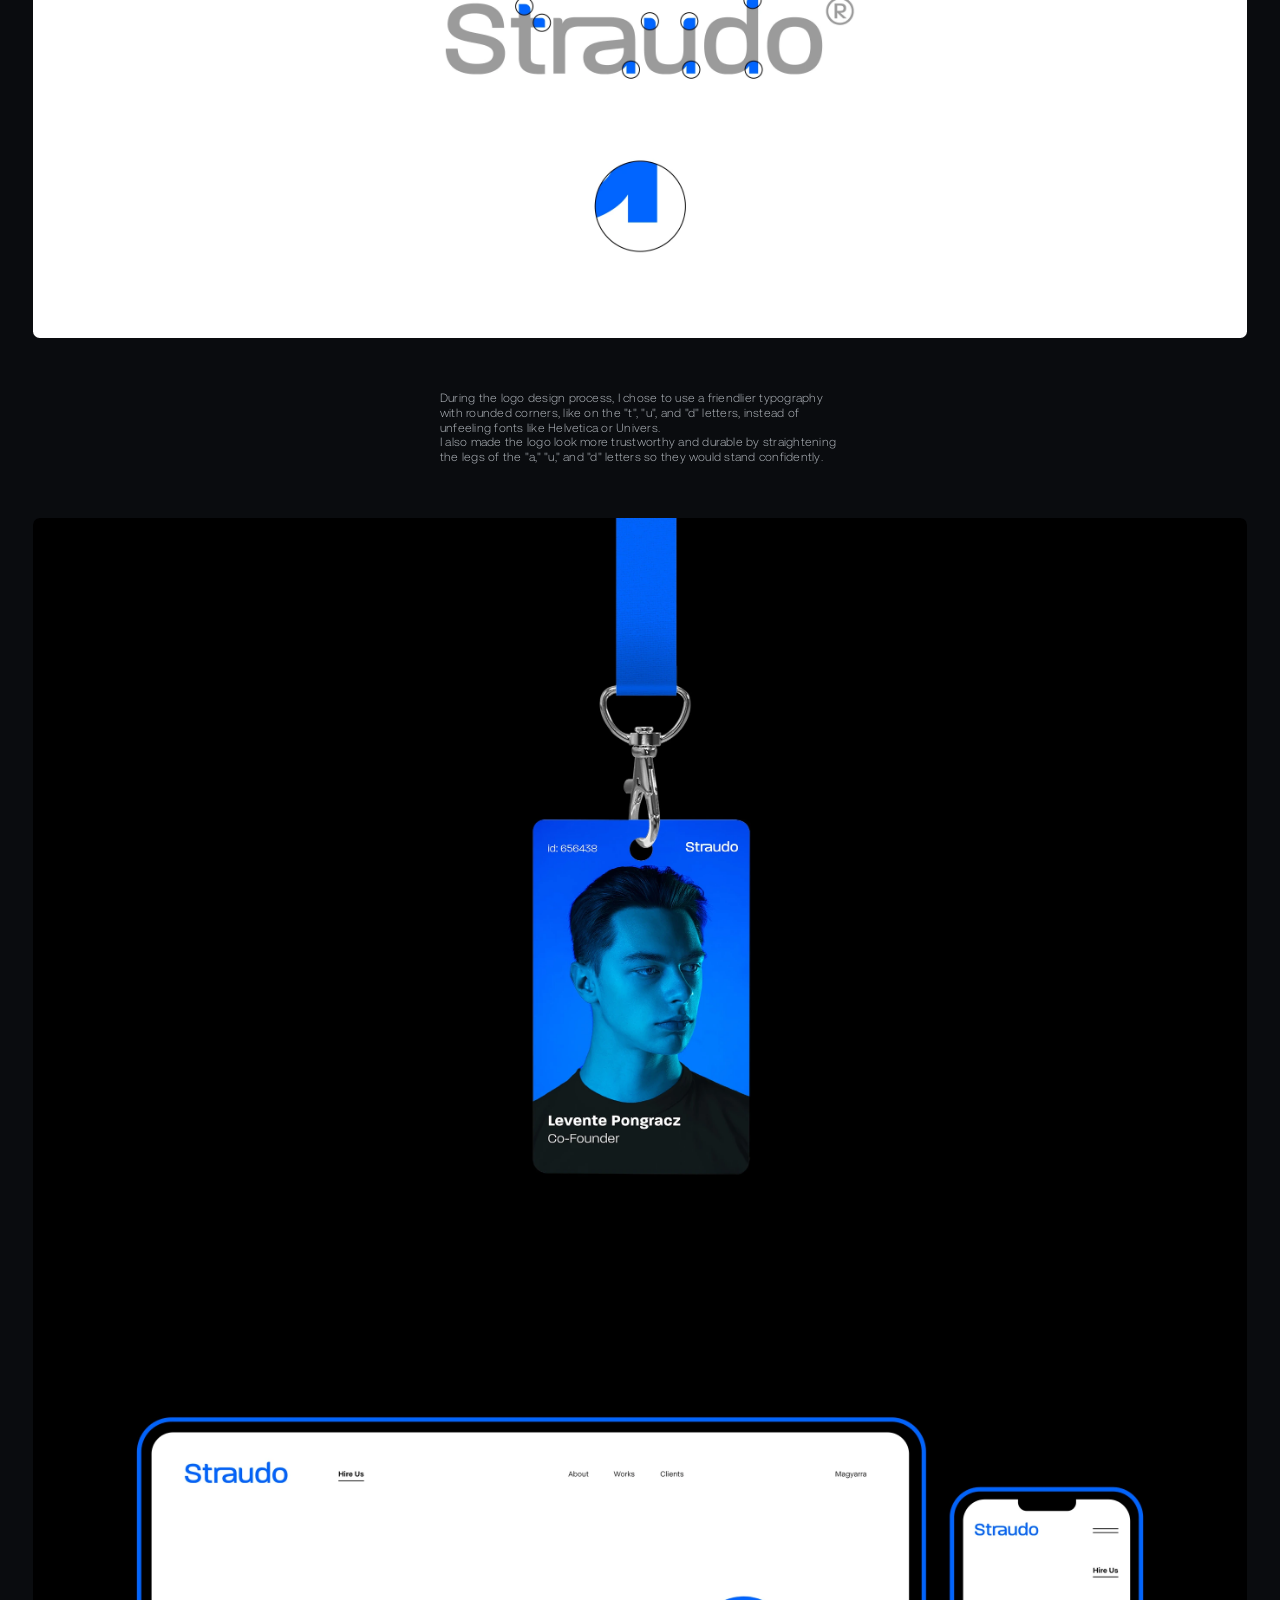
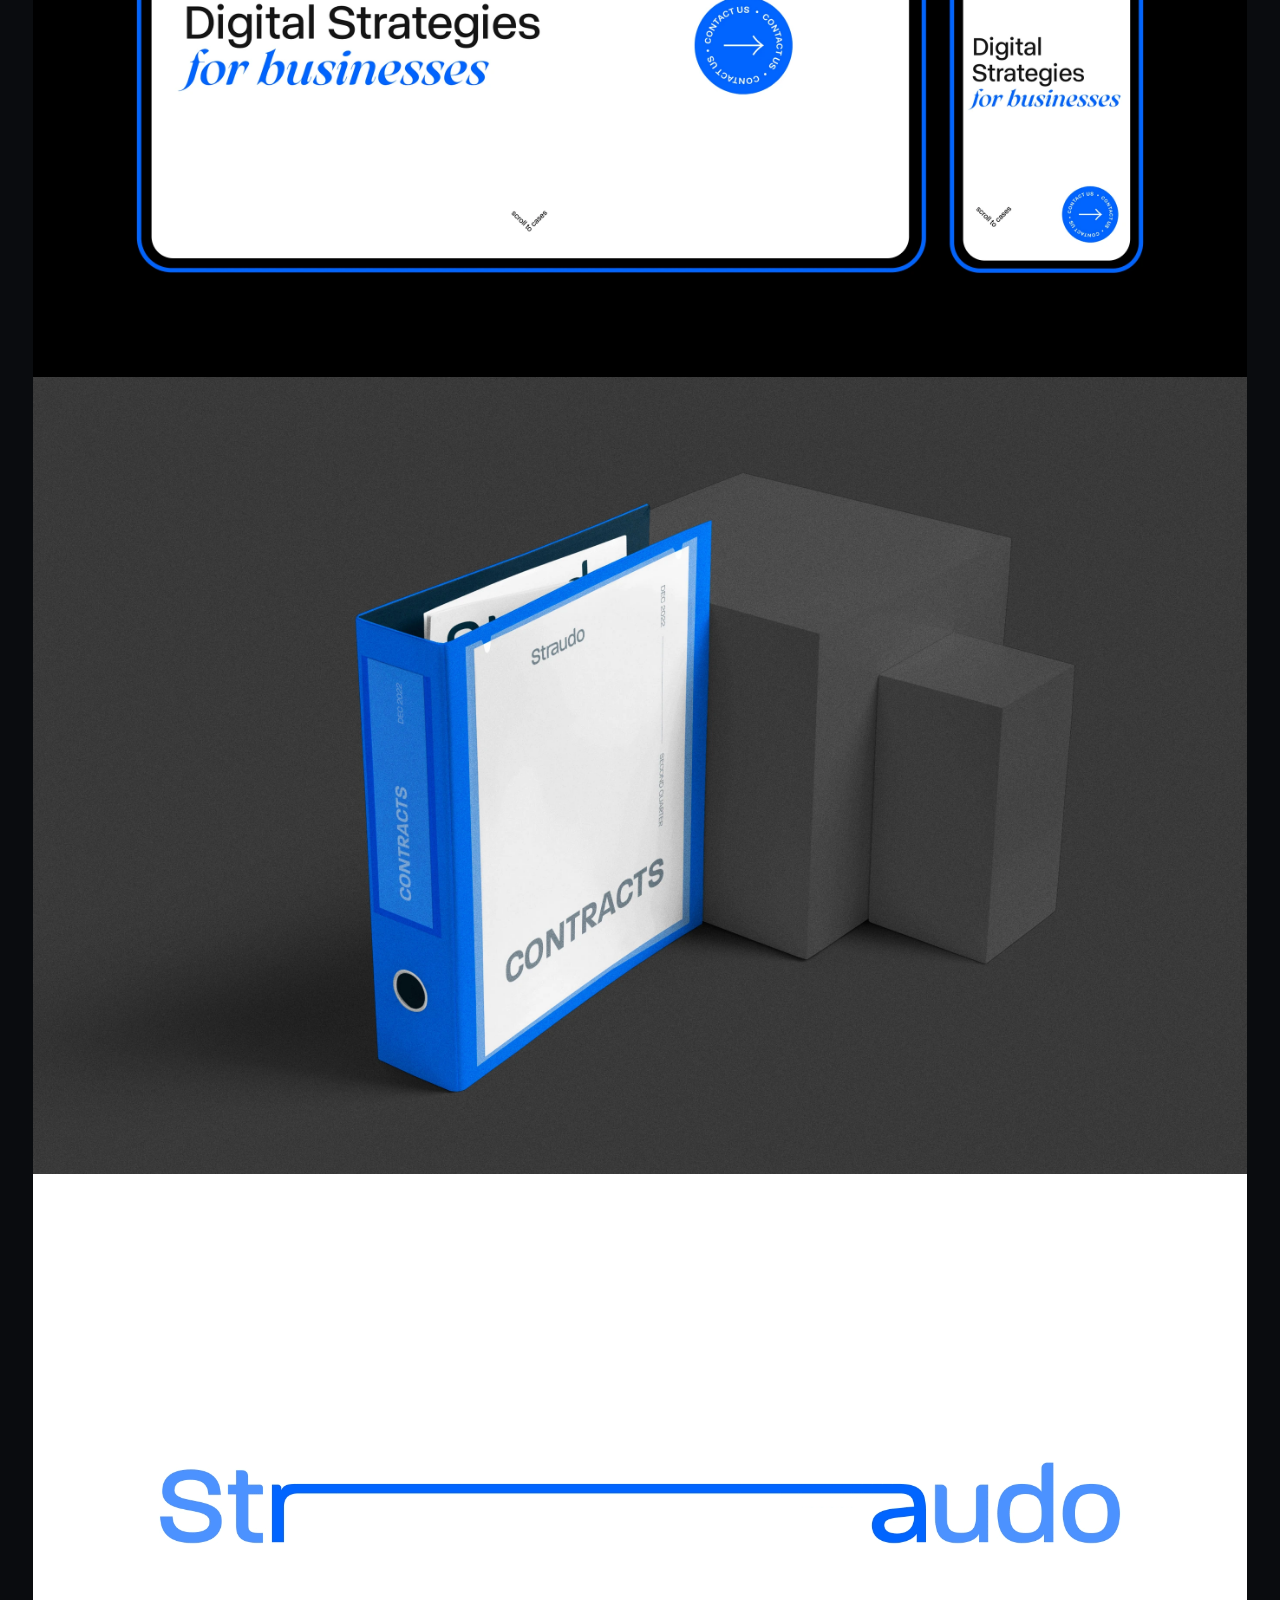
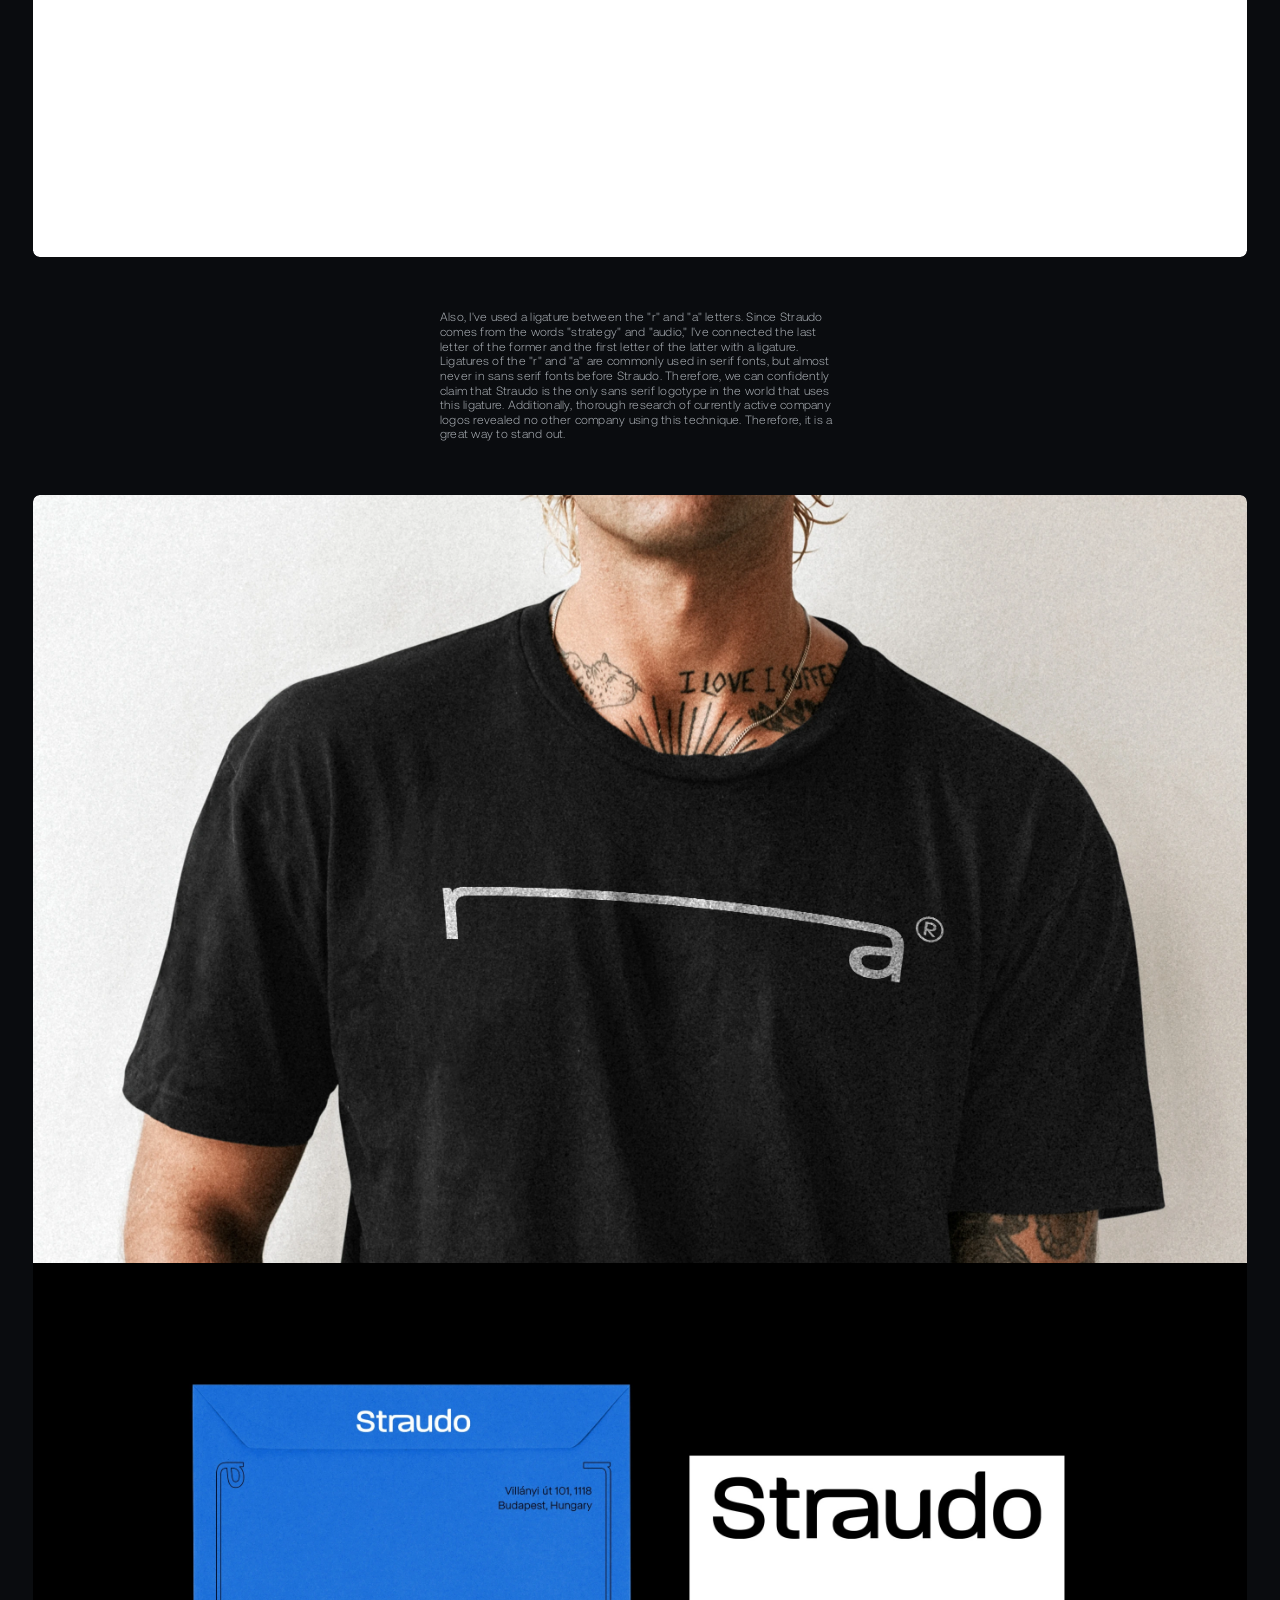
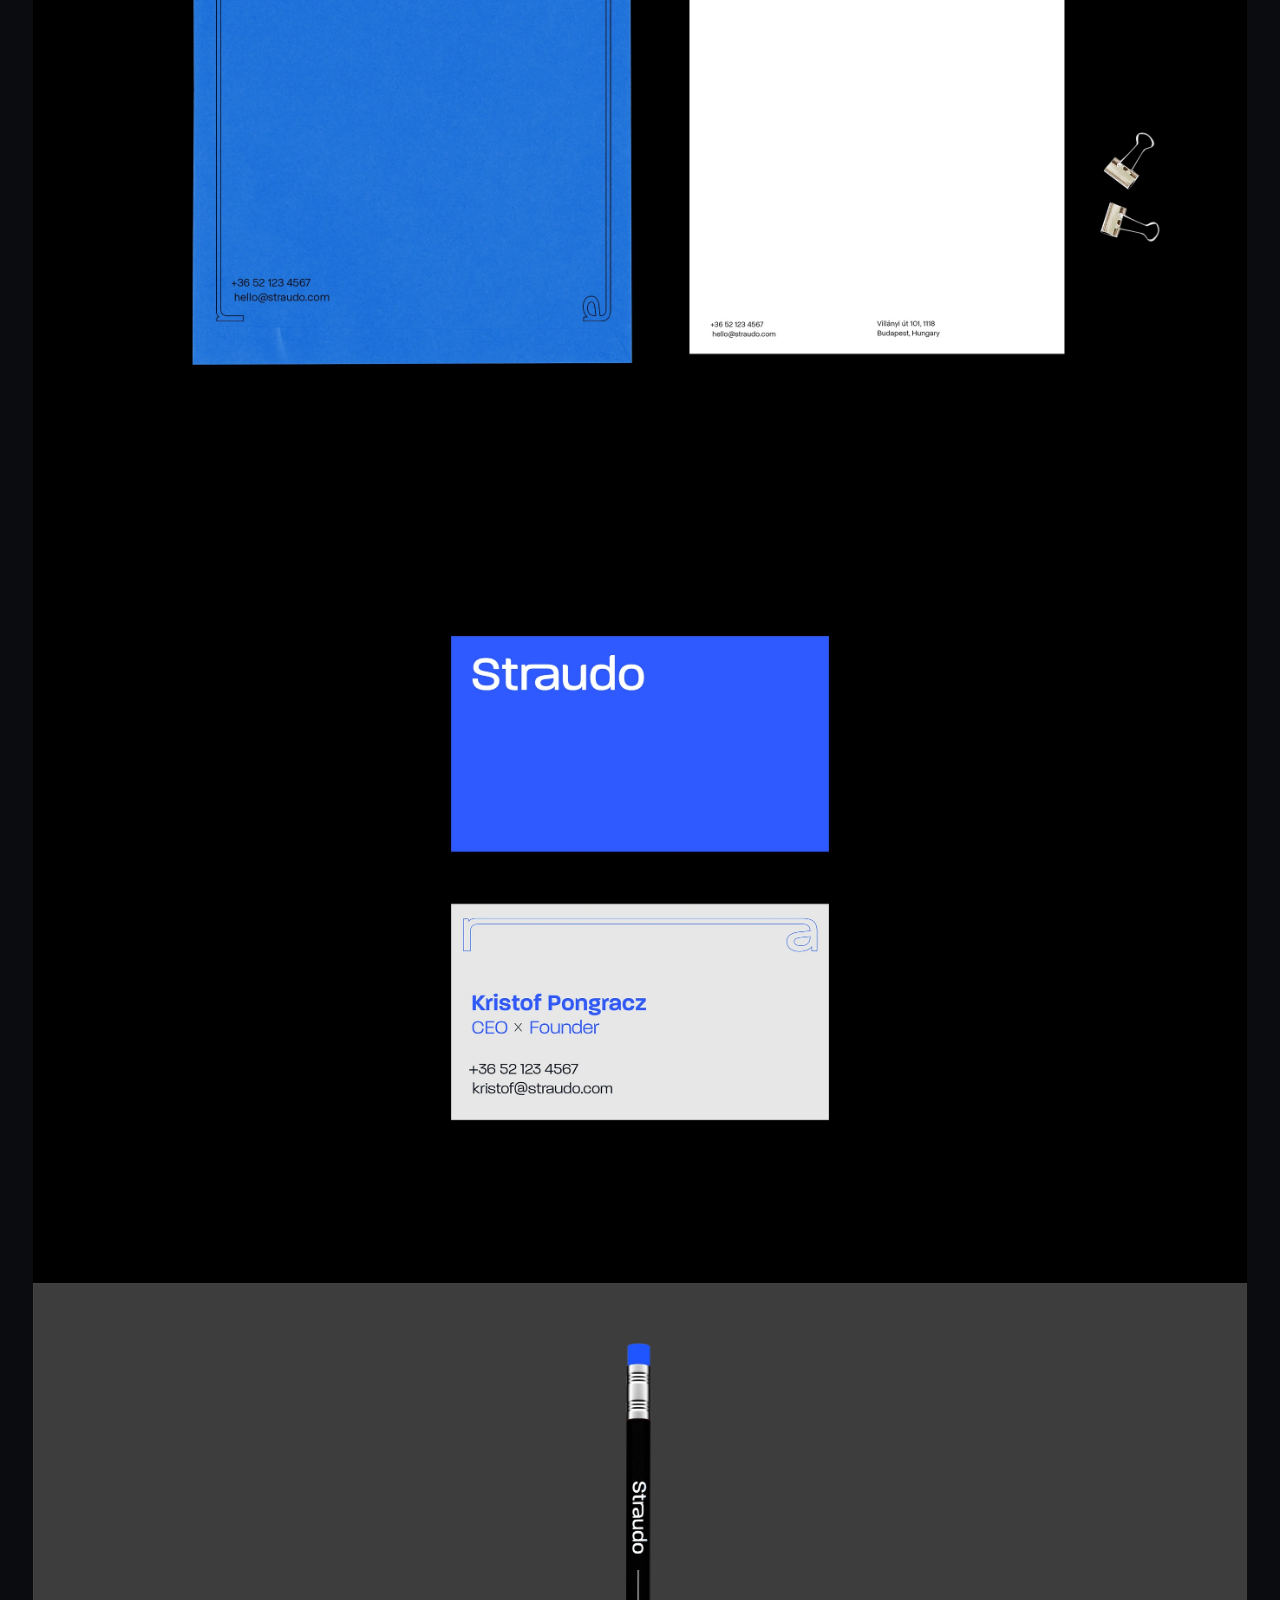
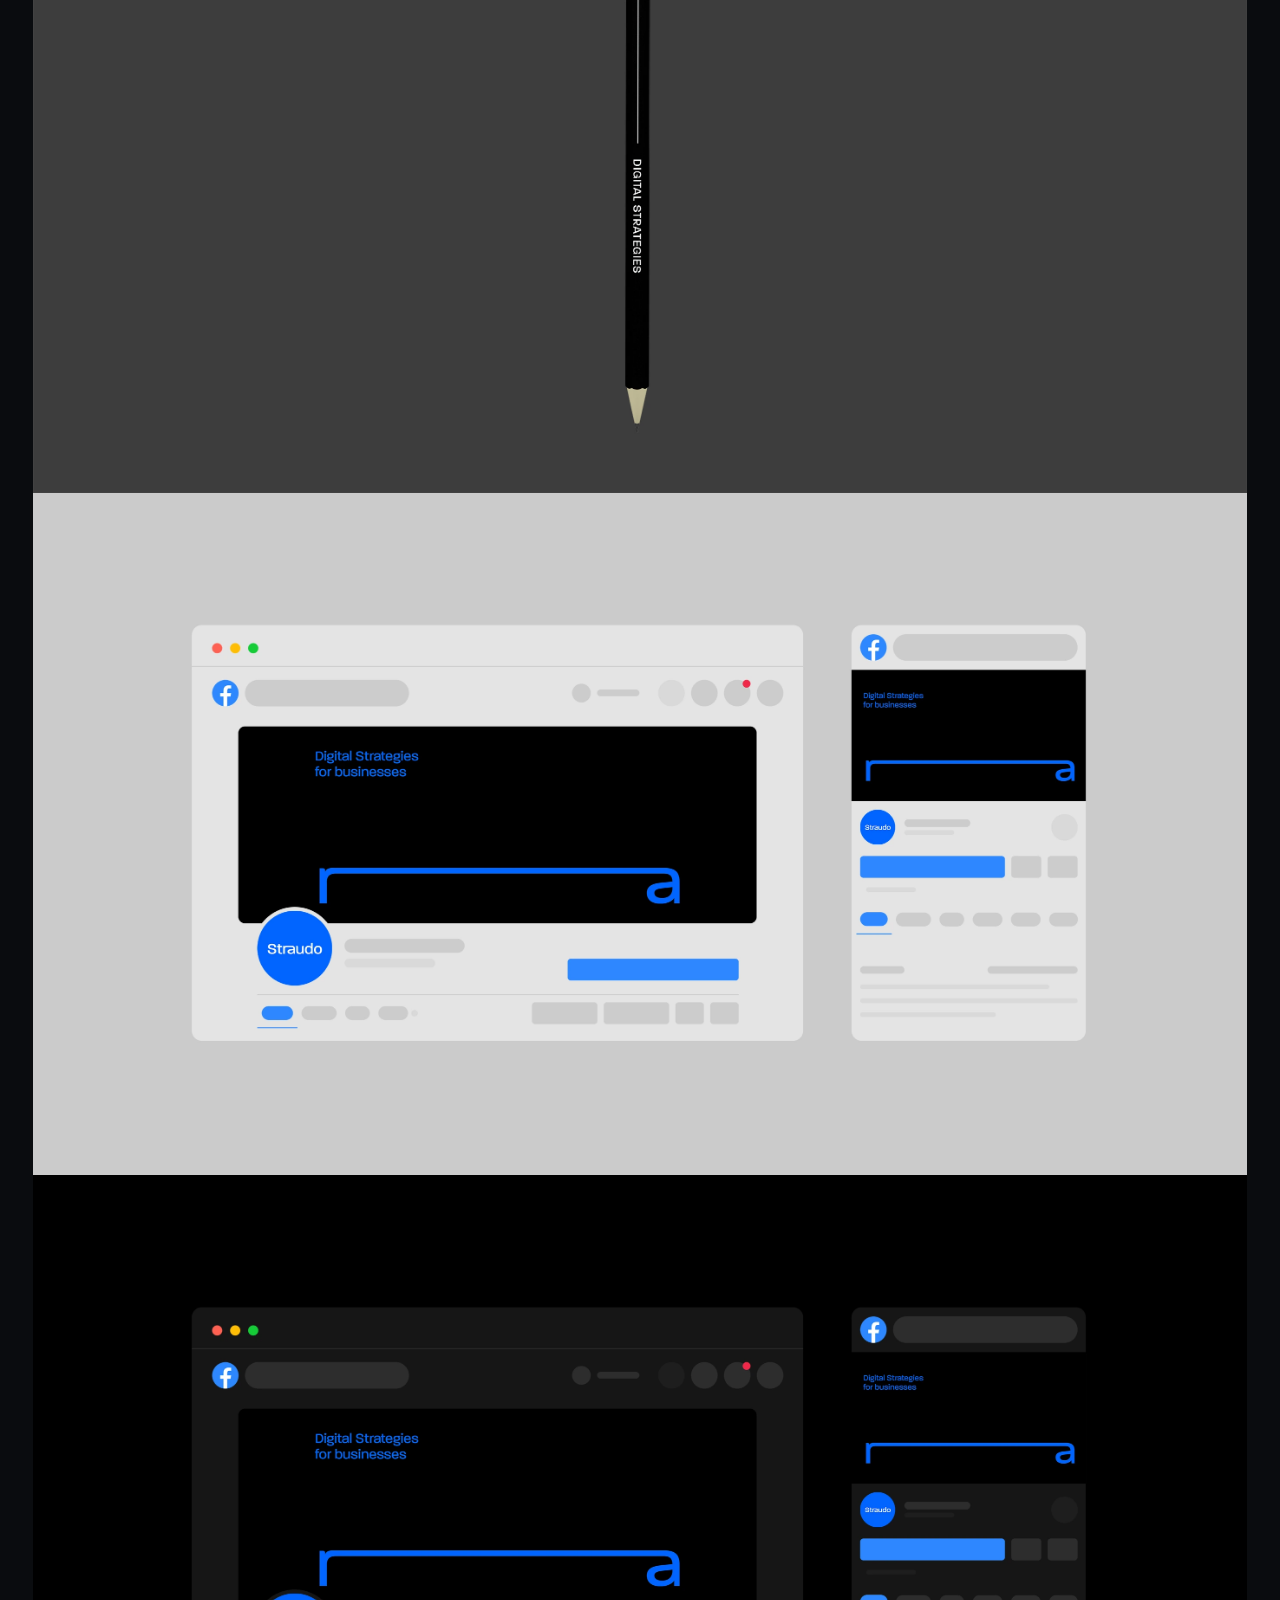
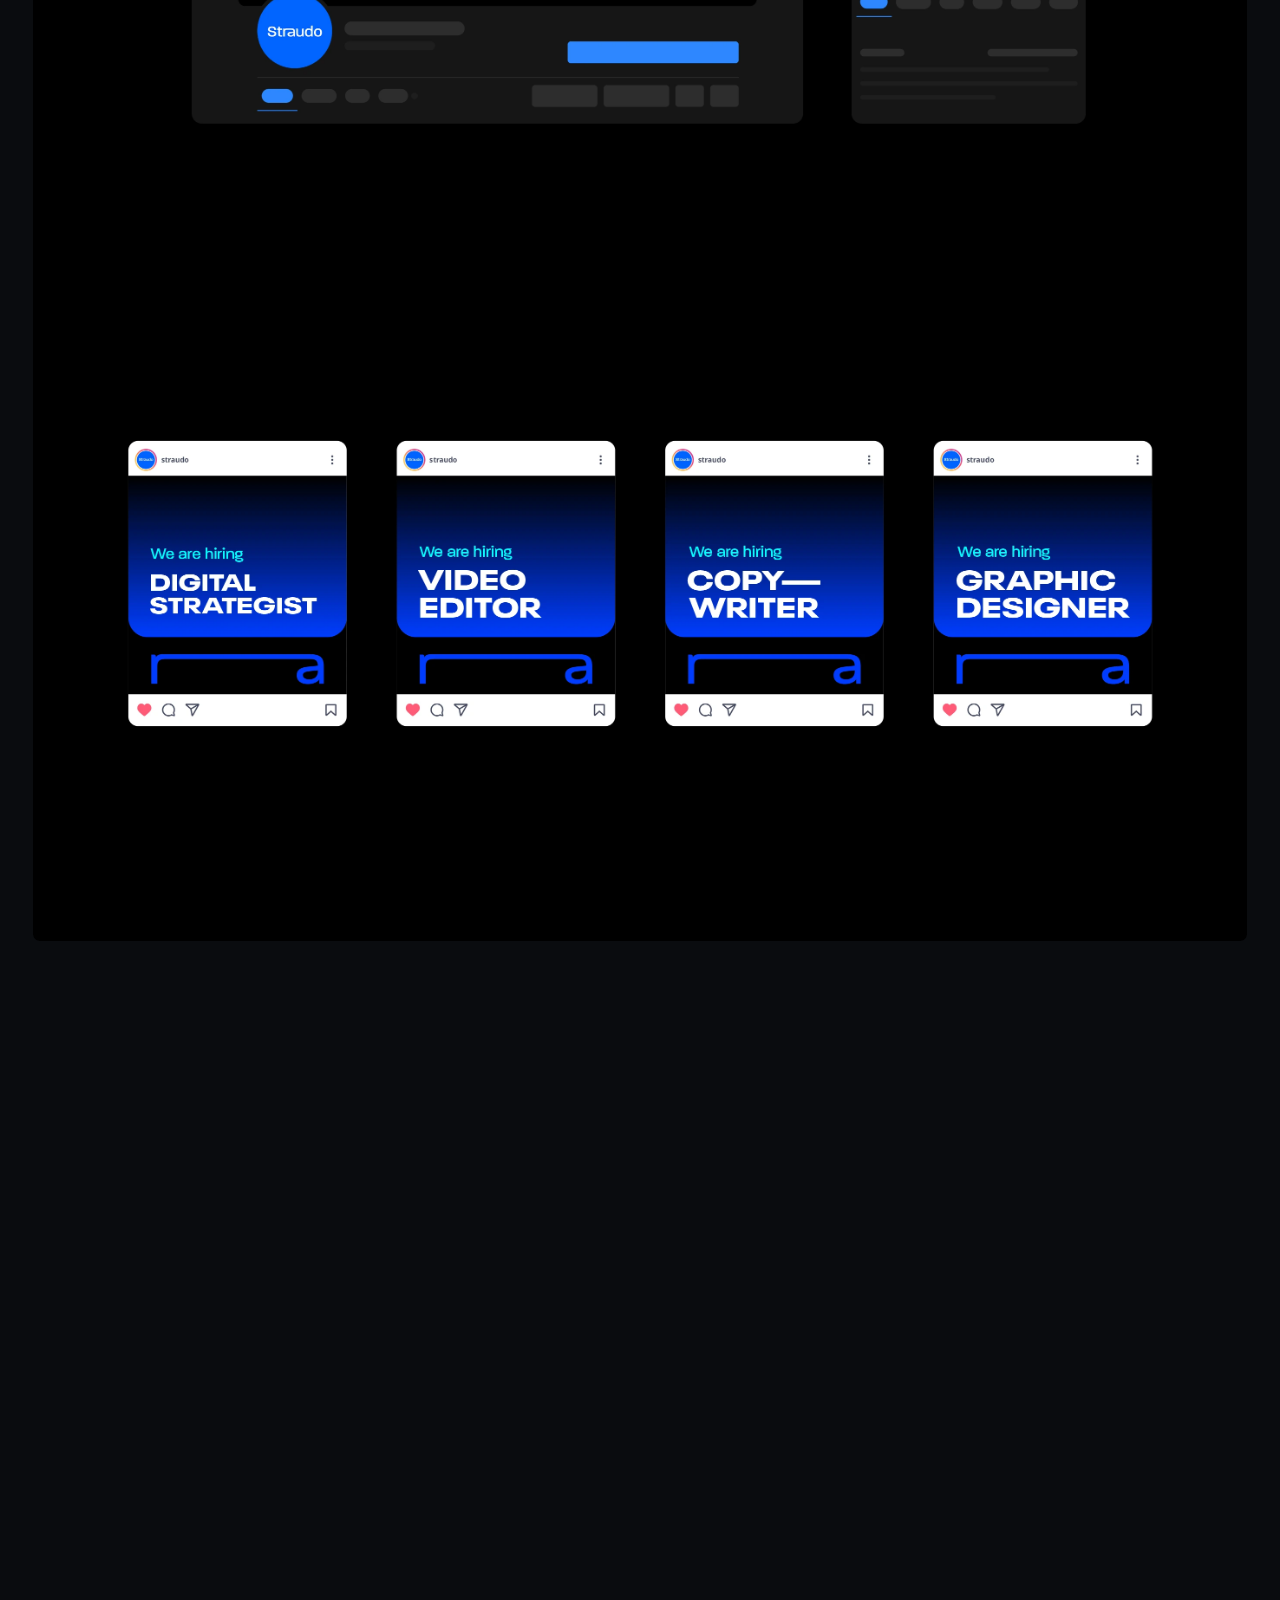
<file: straudo.html>
<!doctype html>
<html lang="en" class="straudo-document">
  <head>
    <!-- Google Tag Manager -->
    <script>(function(w,d,s,l,i){w[l]=w[l]||[];w[l].push({'gtm.start':
    new Date().getTime(),event:'gtm.js'});var f=d.getElementsByTagName(s)[0],
    j=d.createElement(s),dl=l!='dataLayer'?'&l='+l:'';j.async=true;j.src=
    'https://www.googletagmanager.com/gtm.js?id='+i+dl;f.parentNode.insertBefore(j,f);
    })(window,document,'script','dataLayer','GTM-M94FSGMZ');</script>
    <!-- End Google Tag Manager -->
    <meta charset="utf-8">
    <meta name="viewport" content="width=device-width, initial-scale=1">
    <title>Straudo - Parviz Bayramguliyev</title>
    <link rel="icon" href="/assets/favicon-active.svg" type="image/svg+xml">
    <script src="/title-status.js?v=favicon-files-1" defer></script>
    <meta name="description" content="Straudo brand identity and naming case study by Parviz Bayram for a boutique digital product consultancy.">
    <meta name="robots" content="index, follow">
    <link rel="canonical" href="https://parvizbayram.com/straudo">
    <meta property="og:site_name" content="Parviz Bayram Portfolio">
    <meta property="og:type" content="article">
    <meta property="og:title" content="Straudo — Brand Identity Case Study — Parviz Bayram">
    <meta property="og:description" content="Straudo brand identity and naming case study by Parviz Bayram for a boutique digital product consultancy.">
    <meta property="og:url" content="https://parvizbayram.com/straudo">
    <meta property="og:image" content="https://parvizbayram.com/assets/straudo/straudo-1.webp">
    <meta name="twitter:card" content="summary_large_image">
    <meta name="twitter:title" content="Straudo — Brand Identity Case Study — Parviz Bayram">
    <meta name="twitter:description" content="Straudo brand identity and naming case study by Parviz Bayram for a boutique digital product consultancy.">
    <meta name="twitter:image" content="https://parvizbayram.com/assets/straudo/straudo-1.webp">
    <script src="/scale-init.js?v=safari-vimeo-shell-1"></script>
    <link rel="preload" href="/fonts/Aeonik%20Font%20Family/Variable/AeonikPro-Regular.ttf" as="font" type="font/ttf" crossorigin>
    <link rel="preload" href="/fonts/Aeonik%20Font%20Family/Variable/AeonikPro-RegularItalic.ttf" as="font" type="font/ttf" crossorigin>
    <link rel="preload" href="/fonts/Editorial%20Font%20Family/EditorialNew-UltralightItalic.woff2" as="font" type="font/woff2" crossorigin>
    <link rel="preload" href="/assets/straudo/straudo-1.webp" as="image" type="image/webp" fetchpriority="high">
    <link rel="stylesheet" href="/styles.css?v=hero-gap-1">
  </head>
  <body class="straudo-body">
    <!-- Google Tag Manager (noscript) -->
    <noscript><iframe src="https://www.googletagmanager.com/ns.html?id=GTM-M94FSGMZ"
    height="0" width="0" style="display:none;visibility:hidden"></iframe></noscript>
    <!-- End Google Tag Manager (noscript) -->
    <header class="site-header bio-header straudo-header" data-name="header">
      <a class="back-home bio-back-home straudo-back-home" href="/">
        <span>BACK TO HOMEPAGE</span>
      </a>
      <nav class="main-nav bio-main-nav straudo-main-nav" aria-label="Main navigation">
        <a class="nav-link" href="/#works"><span>WORKS</span></a>
        <a class="nav-link" href="/bio"><span>BIO</span></a>
        <a class="nav-link" href="/contact"><span>CONTACT</span></a>
      </nav>
    </header>

    <div class="case-stage straudo-stage" data-flow-stage>
      <main class="case-shell straudo-shell" id="top" data-name="straudo" data-flow-shell>
        <section class="case-intro" aria-label="Straudo intro">
          <h1 class="work-project-title">Straudo</h1>
          <p class="work-project-type bmmb-project-type straudo-project-type" style="width: 520px;"><span class="bmmb-project-separator" aria-hidden="true">|</span><span class="bmmb-project-name">Brand Identity</span></p>
          <p class="work-copy work-copy-grey" style="width: 620px;">
            Straudo is a boutique consultancy company offering digital product services. It helps businesses validate new product ideas and provides experienced product managers on a flexible, short- or long-term basis. This makes Straudo a great partner for companies that want to build products people love, without the hassle of hiring full-time staff.
          </p>
          <p class="work-label">ROLE</p>
          <p class="work-role" style="font-size: 18px; width: 172px;">BRAND DESIGNER</p>
        </section>

        <section class="case-flow straudo-content" aria-label="Straudo case study">
          <div class="work-media case-media case-media-standalone straudo-media" style="--media-h: 975px;">
            <img class="work-img" src="/assets/straudo/straudo-1.webp" alt="Straudo branding visual 1" loading="eager" decoding="sync" fetchpriority="high">
          </div>

          <div class="straudo-copy-columns" aria-label="Straudo naming, logotype and color notes">
            <p class="work-copy work-copy-light straudo-column-copy">
              NAMING<br>
              When creating this name, we prioritized the company's approach. The company was going to offer various strategies to clients. Successful strategies were to be the company's primary selling point.
              Therefore, we took the first part of "strategy" and added the Latin word "audo" to it. In Latin, "audo" means "dare, have the courage to do, act boldly, venture." The company's approach to the market is not conservative. It has bold ideas for untapped opportunities. Everyone knows that creating new things requires courage. Straudo aligns with the company's vision.
            </p>

            <p class="work-copy work-copy-light straudo-column-copy">
              LOGOTYPE<br>
              We leaned toward a typographic logo to remove any friction that icons, abstract marks, or mascots could introduce in a field as precise and direct as finance and strategy. Presenting the name and its promise with no ornament to interpret mirrors how this audience itself operates: state it plainly, don't make them work for it
              <br><br>
              COLOR<br>
              We have chosen the most vibrant shade of blue for the logo because it embodies the digital world.
            </p>
          </div>

          <div class="work-media case-media case-media-standalone straudo-media" style="--media-h: 975px;">
            <img class="work-img" src="/assets/straudo/straudo-2.webp" alt="Straudo branding visual 2" loading="lazy" decoding="async">
          </div>

          <p class="work-copy work-copy-light case-copy straudo-case-copy straudo-logo-design-copy" style="--copy-w: 600px;">
            During the logo design process, I chose to use a friendlier typography with rounded corners, like on the "t", "u", and "d" letters, instead of unfeeling fonts like Helvetica or Univers.
            <br>
            I also made the logo look more trustworthy and durable by straightening the legs of the "a," "u," and "d" letters so they would stand confidently.
          </p>

          <div class="case-stack continuous-case-strip">
            <div class="work-media case-media straudo-media case-media-start" style="--media-h: 1214px;">
              <img class="work-img" src="/assets/straudo/straudo-3.webp" alt="Straudo branding visual 3" loading="lazy" decoding="async">
            </div>

            <div class="work-media case-media straudo-media case-media-flat" style="--media-h: 975px;">
              <img class="work-img" src="/assets/straudo/straudo-4.webp" alt="Straudo branding visual 4" loading="lazy" decoding="async">
            </div>

            <div class="work-media case-media straudo-media case-media-flat" style="--media-h: 1196px;">
              <img class="work-img" src="/assets/straudo/straudo-5.webp" alt="Straudo branding visual 5" loading="lazy" decoding="async">
            </div>

            <div class="work-media case-media straudo-media case-media-end" style="--media-h: 1024px;">
              <img class="work-img" src="/assets/straudo/straudo-6.gif" alt="Straudo animated ligature visual 6" loading="lazy" decoding="async">
            </div>
          </div>

          <p class="work-copy work-copy-light case-copy straudo-case-copy straudo-logo-design-copy" style="--copy-w: 600px;">
            Also, I've used a ligature between the "r" and "a" letters. Since Straudo comes from the words "strategy" and "audio," I've connected the last letter of the former and the first letter of the latter with a ligature. Ligatures of the "r" and "a" are commonly used in serif fonts, but almost never in sans serif fonts before Straudo. Therefore, we can confidently claim that Straudo is the only sans serif logotype in the world that uses this ligature. Additionally, thorough research of currently active company logos revealed no other company using this technique. Therefore, it is a great way to stand out.
          </p>

          <div class="case-stack continuous-case-strip">
            <div class="work-media case-media straudo-media case-media-start" style="--media-h: 1152px;">
              <img class="work-img" src="/assets/straudo/straudo-7.webp" alt="Straudo branding visual 7" loading="lazy" decoding="async">
            </div>

            <div class="work-media case-media straudo-media case-media-flat" style="--media-h: 1216px;">
              <img class="work-img" src="/assets/straudo/straudo-8.webp" alt="Straudo branding visual 8" loading="lazy" decoding="async">
            </div>

            <div class="work-media case-media straudo-media case-media-flat" style="--media-h: 1214px;">
              <img class="work-img" src="/assets/straudo/straudo-9.webp" alt="Straudo branding visual 9" loading="lazy" decoding="async">
            </div>

            <div class="work-media case-media straudo-media case-media-flat" style="--media-h: 1214px;">
              <img class="work-img" src="/assets/straudo/straudo-10.webp" alt="Straudo branding visual 10" loading="lazy" decoding="async">
            </div>

            <div class="work-media case-media straudo-media case-media-flat" style="--media-h: 1024px;">
              <img class="work-img" src="/assets/straudo/straudo-11.webp" alt="Straudo branding visual 11" loading="lazy" decoding="async">
            </div>

            <div class="work-media case-media straudo-media case-media-flat" style="--media-h: 1024px;">
              <img class="work-img" src="/assets/straudo/straudo-12.webp" alt="Straudo branding visual 12" loading="lazy" decoding="async">
            </div>

            <div class="work-media case-media straudo-media case-media-last" style="--media-h: 1024px;">
              <img class="work-img" src="/assets/straudo/straudo-13.webp" alt="Straudo branding visual 13" loading="lazy" decoding="async">
            </div>
          </div>

          <section class="next-project-panel straudo-next-project-panel" data-next-project aria-label="Next project">
            <a class="next-project-link" data-next-project-link href="#">
              <span class="next-project-eyebrow" data-next-project-eyebrow>WHAT'S NEXT?</span>
              <div class="next-project-preview-host" data-next-project-preview-host></div>
            </a>
            <span class="next-project-cursor" data-next-project-cursor aria-hidden="true">
              <span>Next</span>
              <span>Project</span>
            </span>
          </section>
        </section>
      </main>
    </div>

    <template
      data-next-project-preview
      data-intro-selector=".case-intro"
      data-media-selector=".case-flow .case-media"
      data-preview-class="straudo-next-project-preview"
    ></template>

    <script src="/standalone-nav.js?v=works-position-memory-1"></script>
    <script src="/next-project.js?v=next-project-pilot-5"></script>
    <script src="/straudo.js?v=straudo-static-1"></script>
  </body>
</html>
</file>
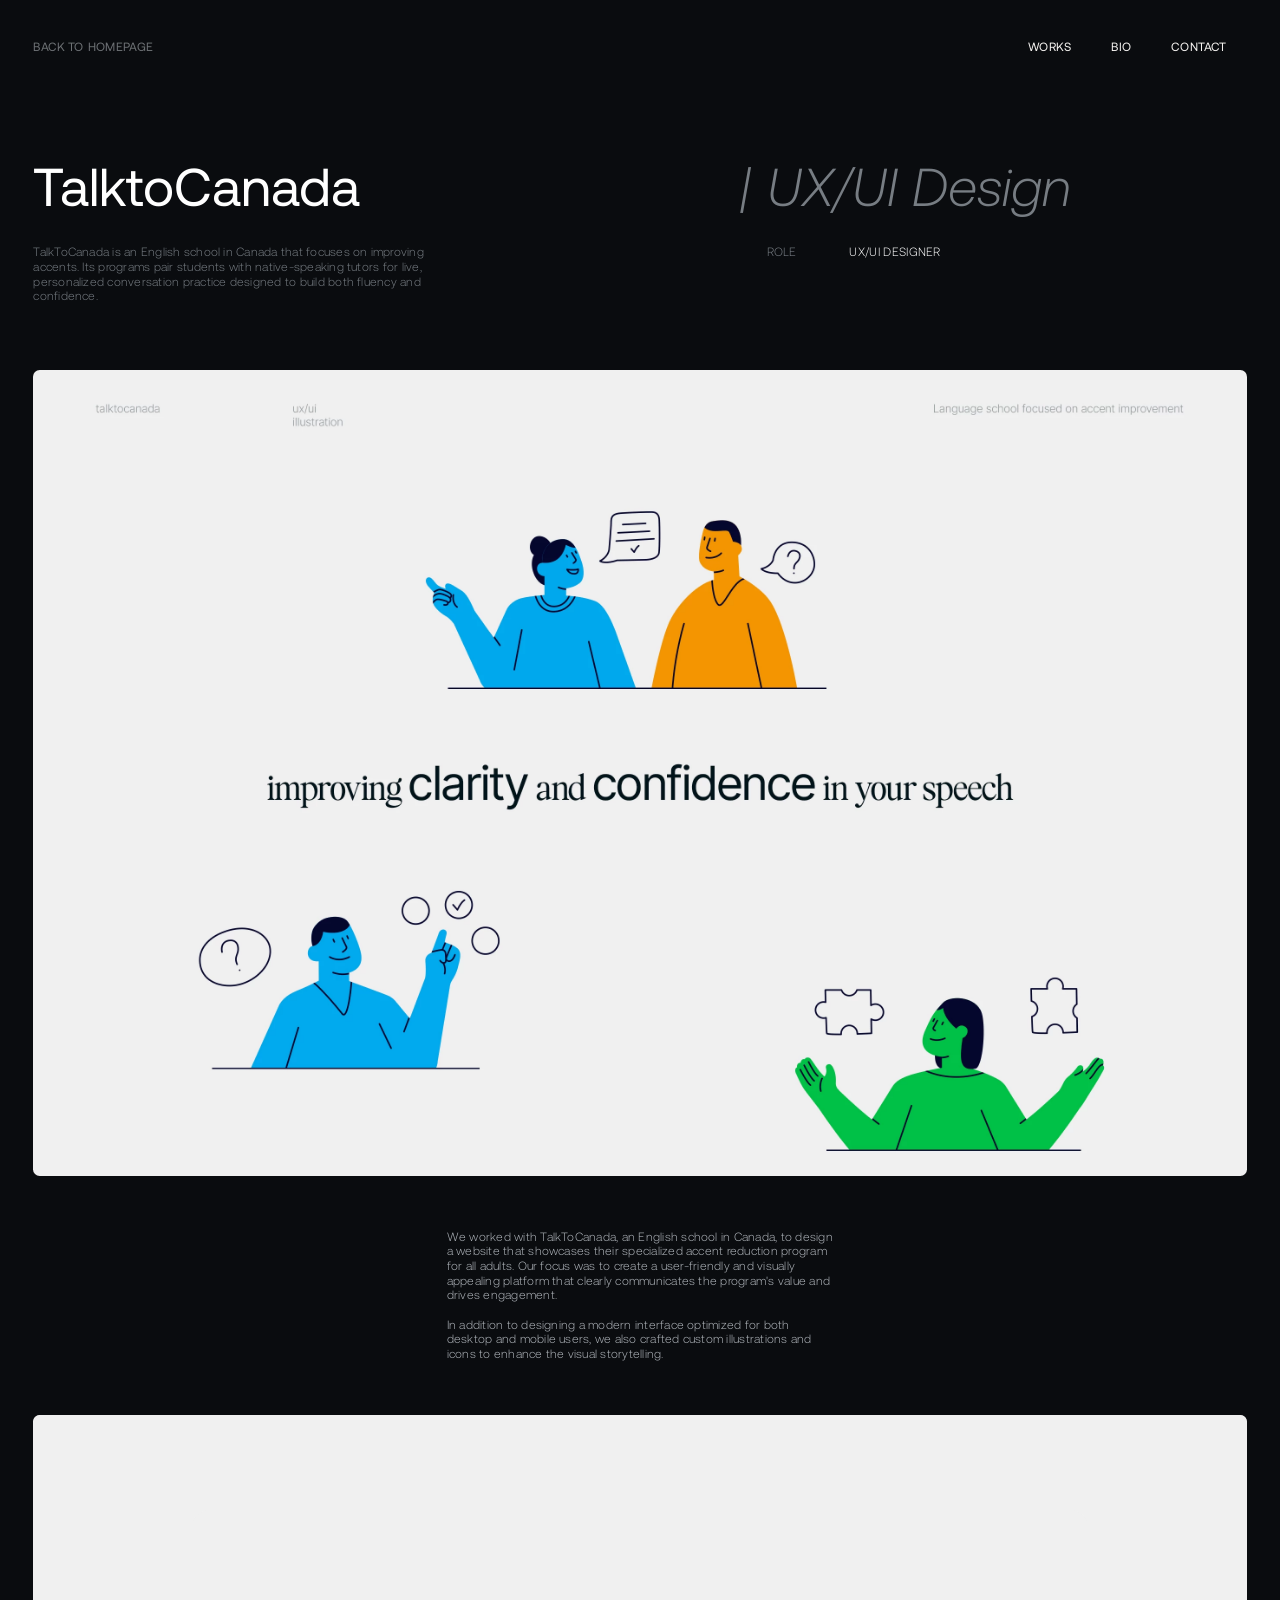
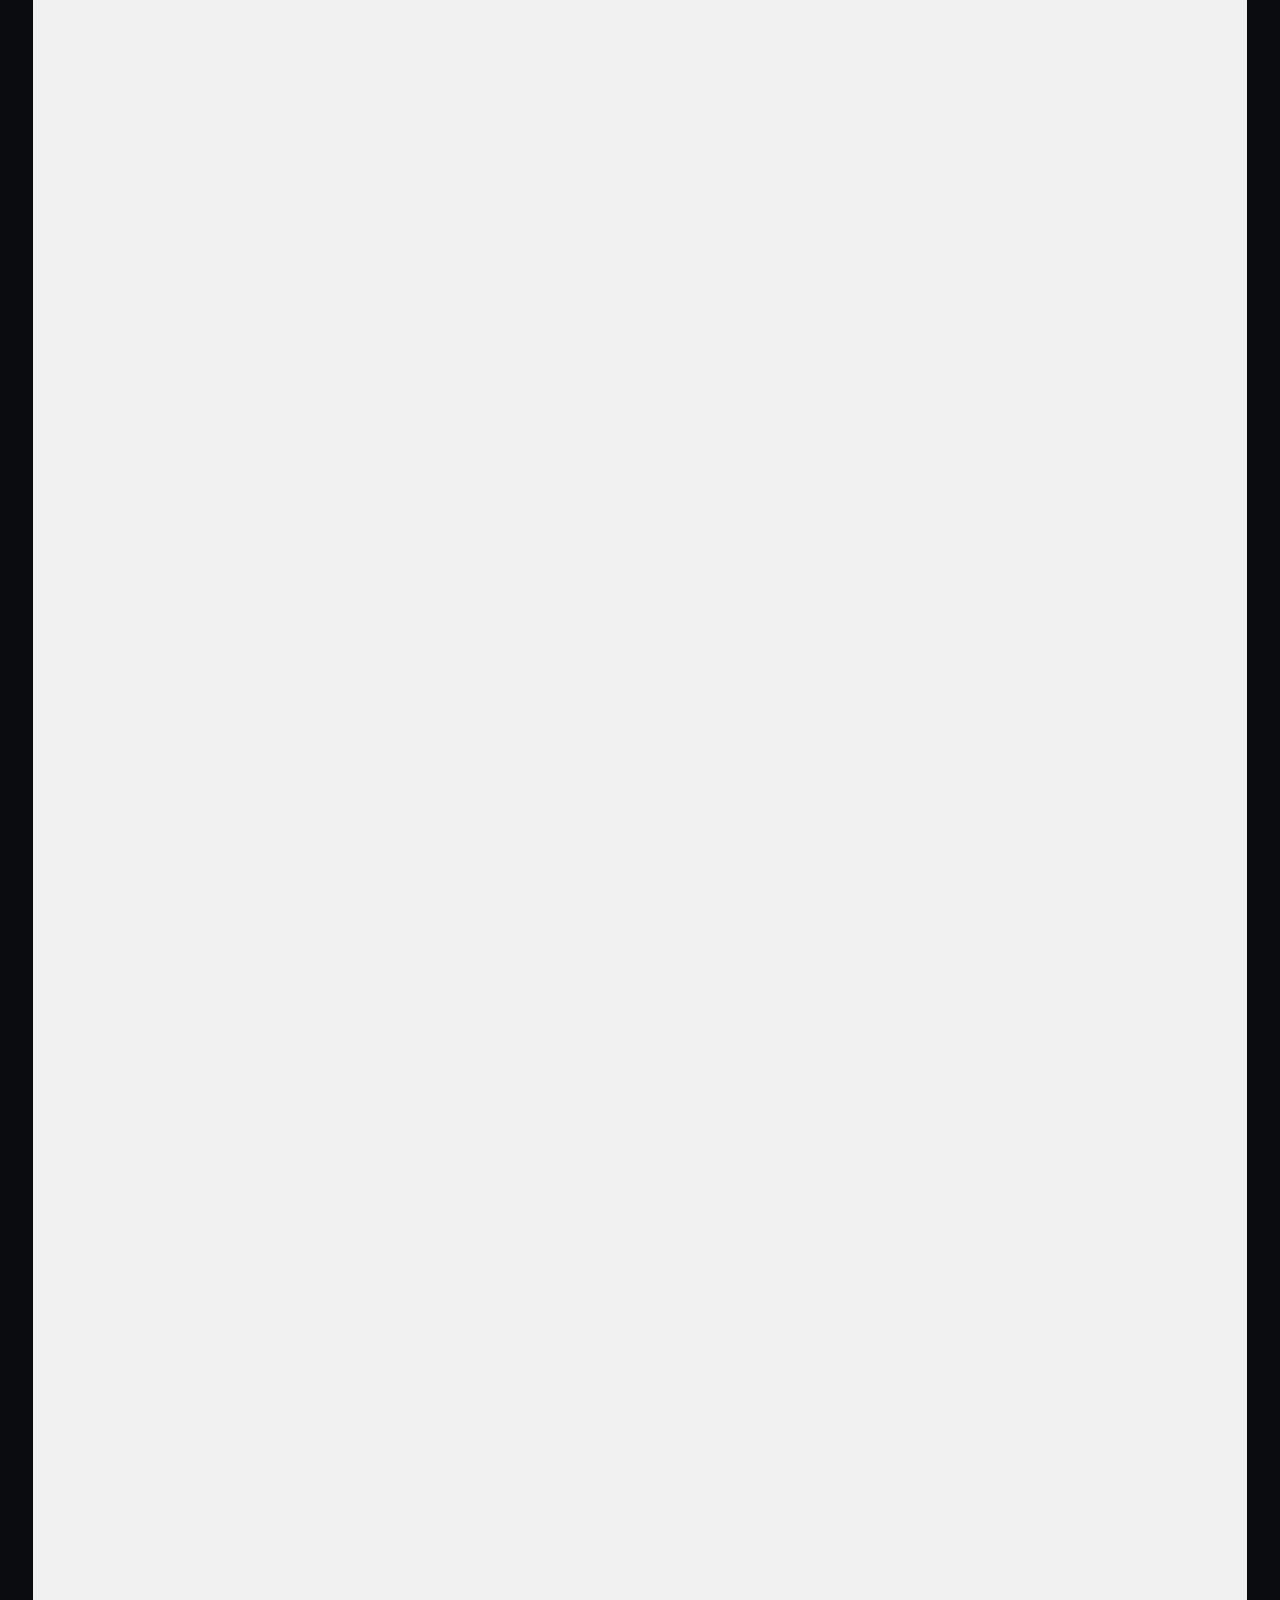
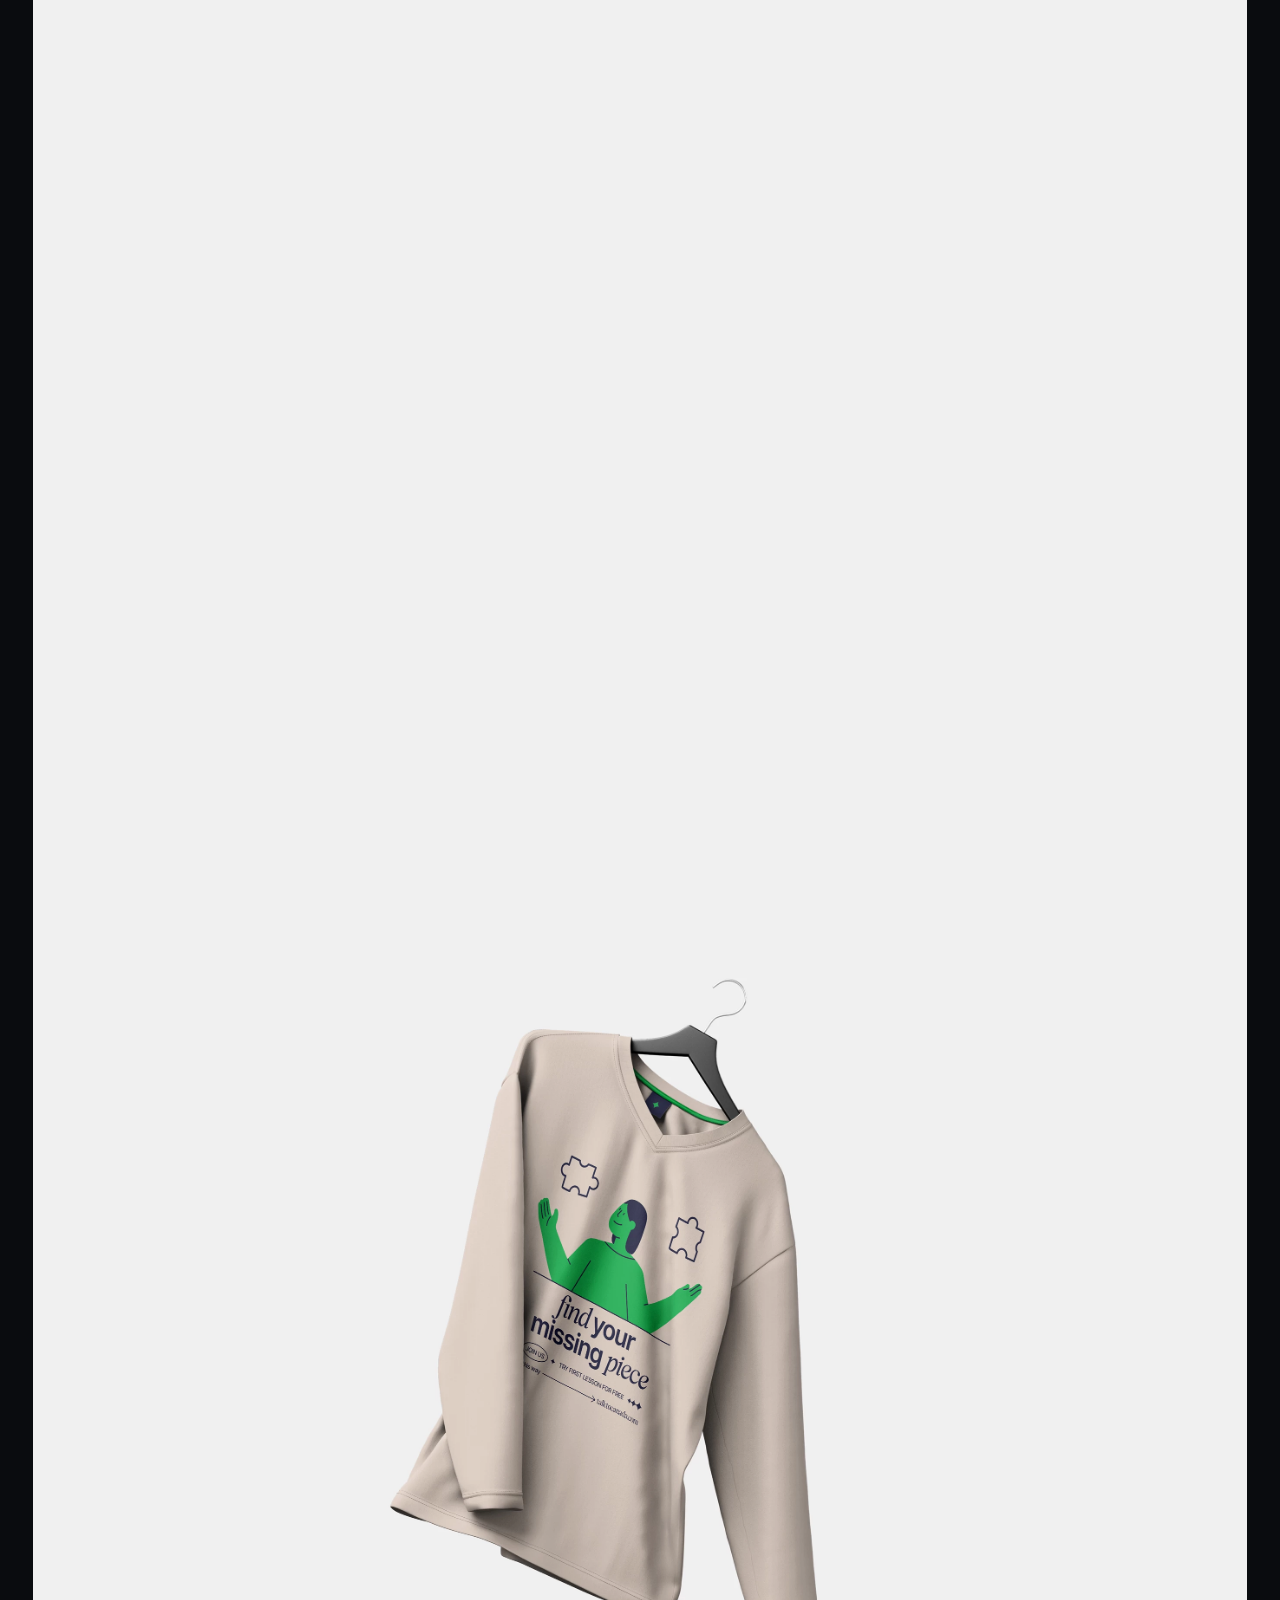
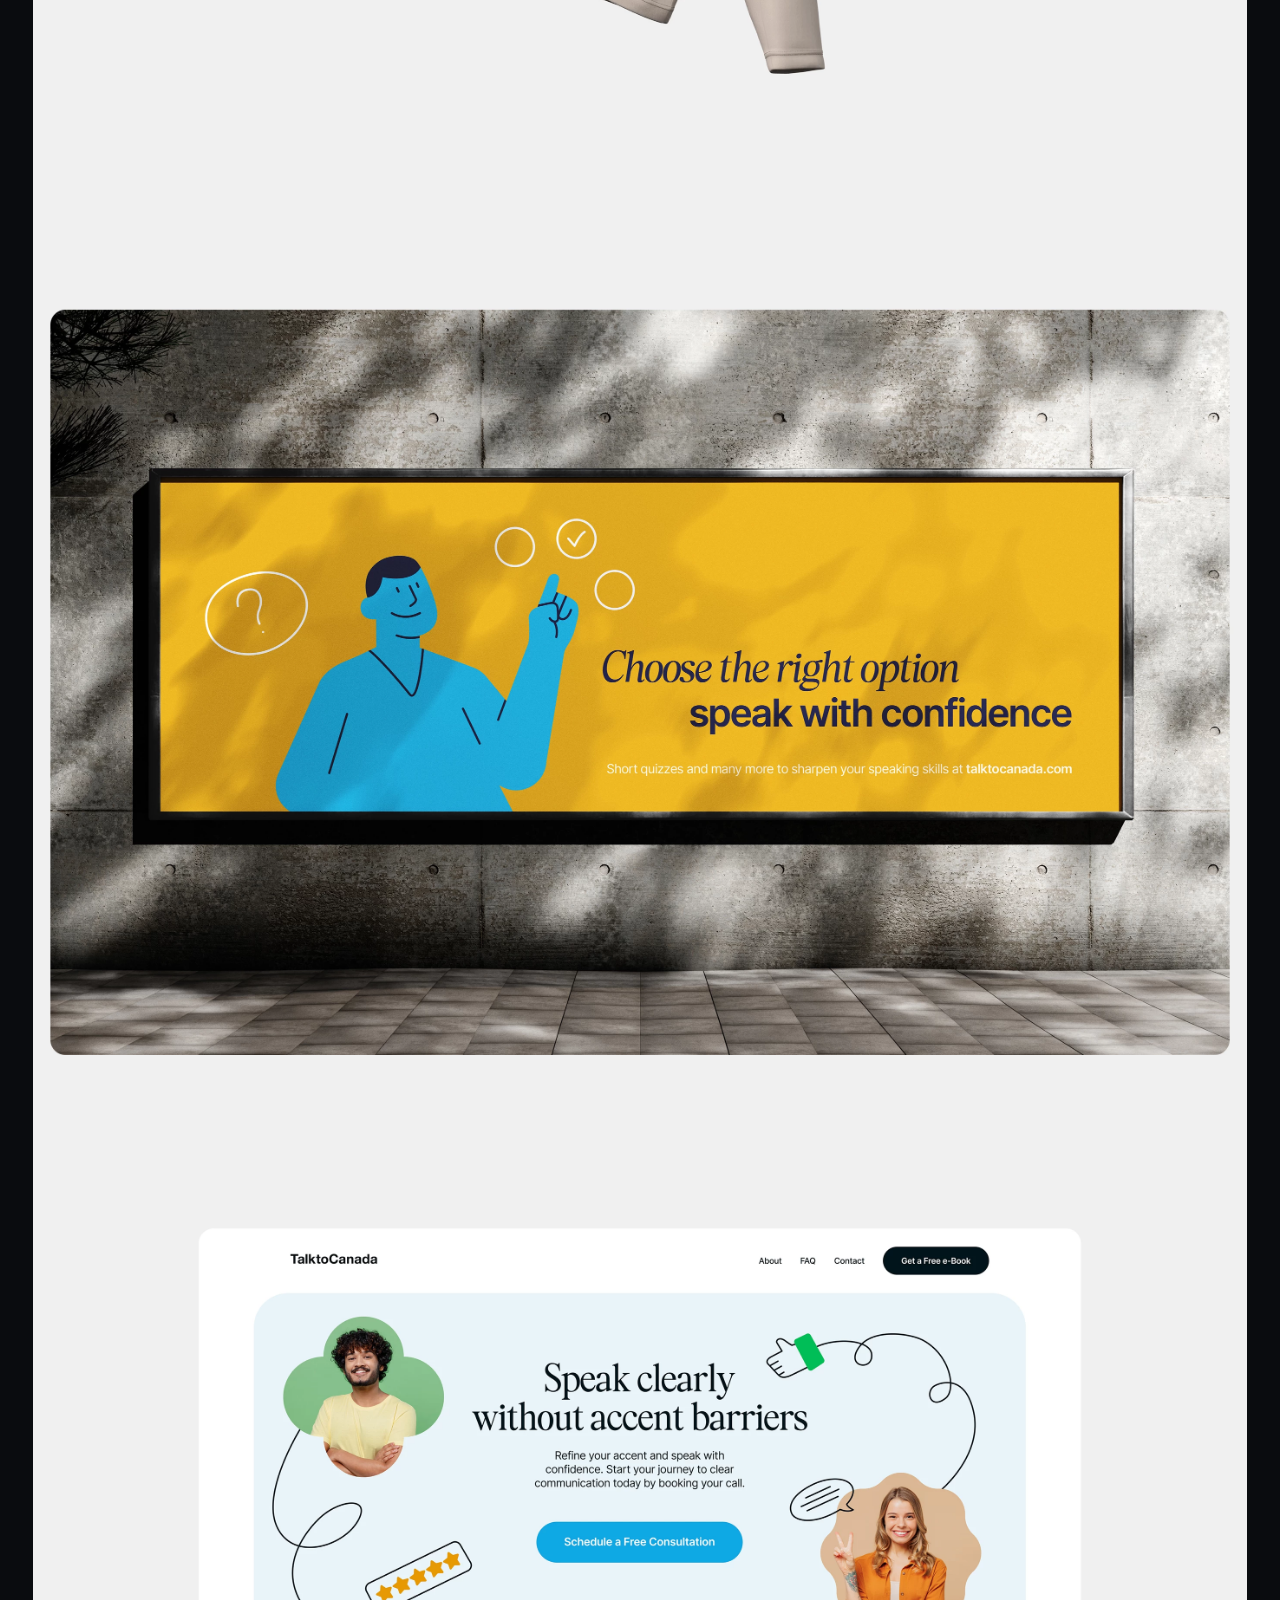
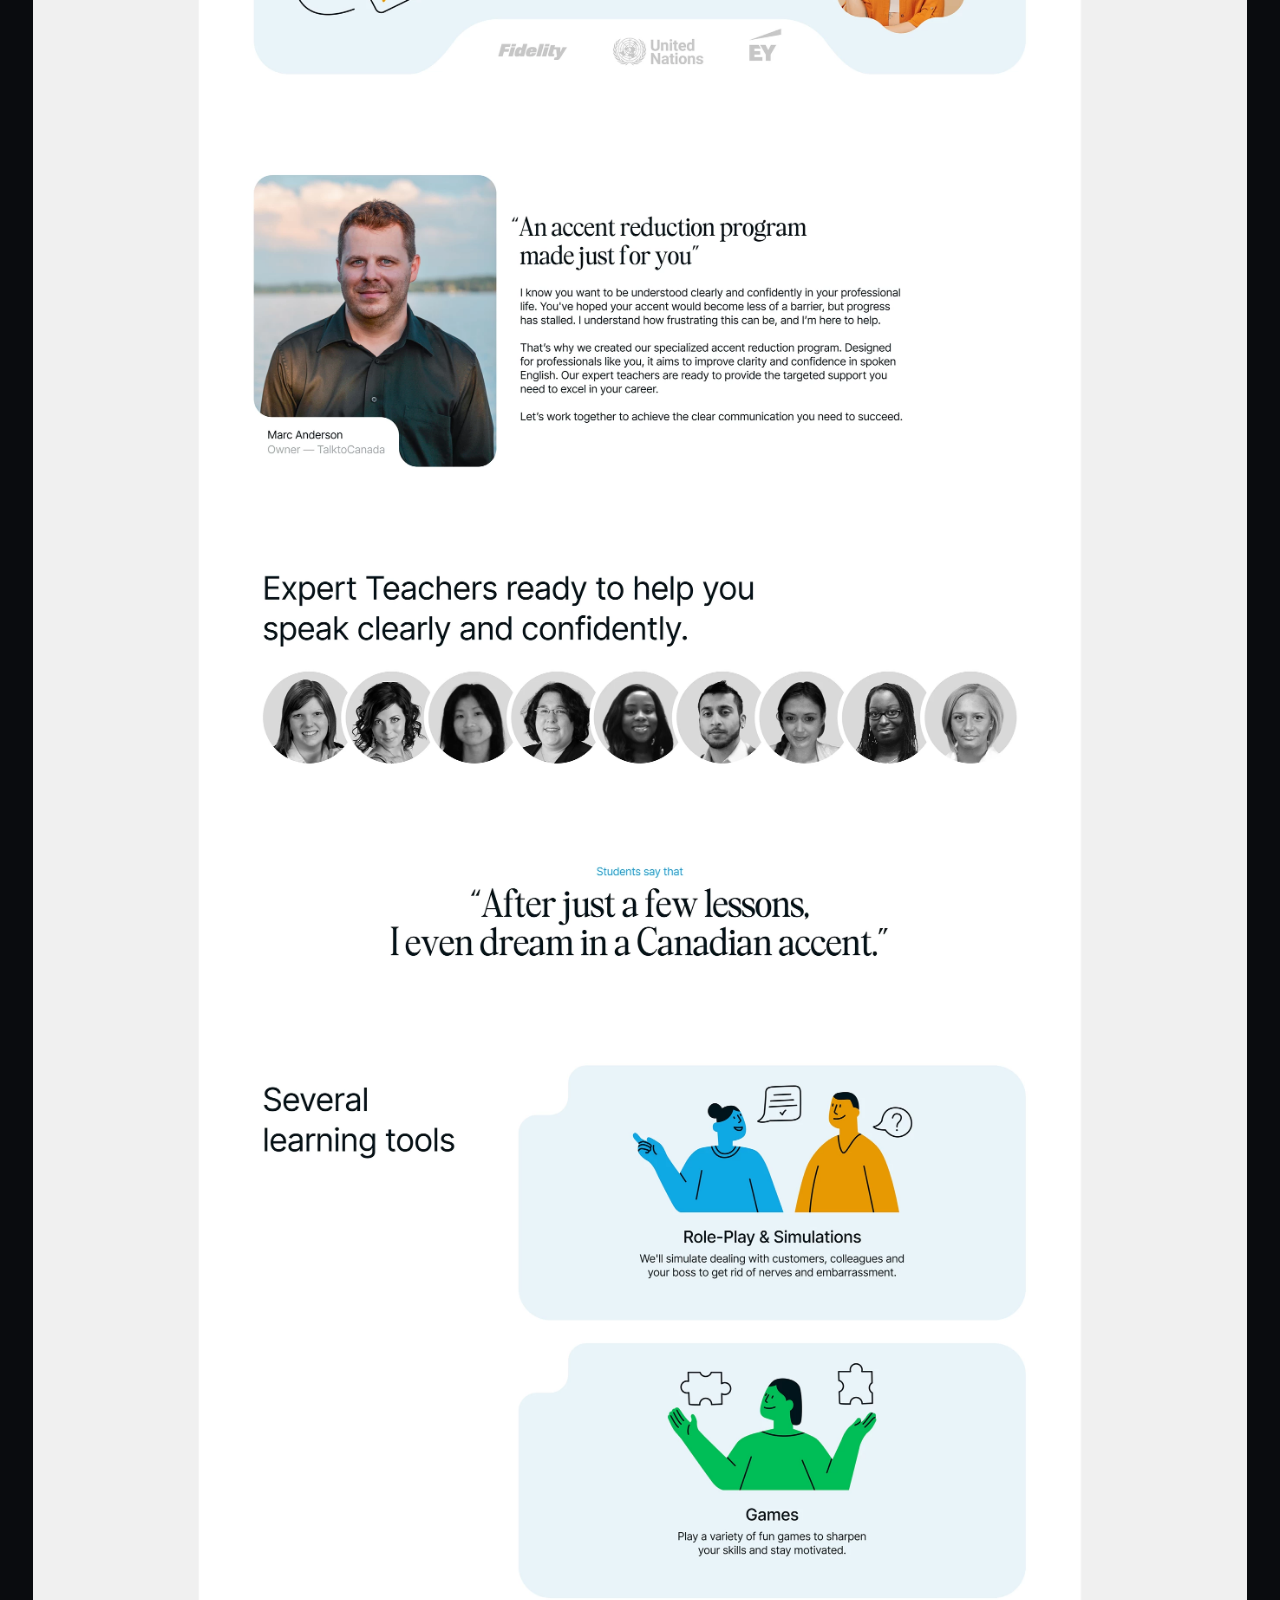
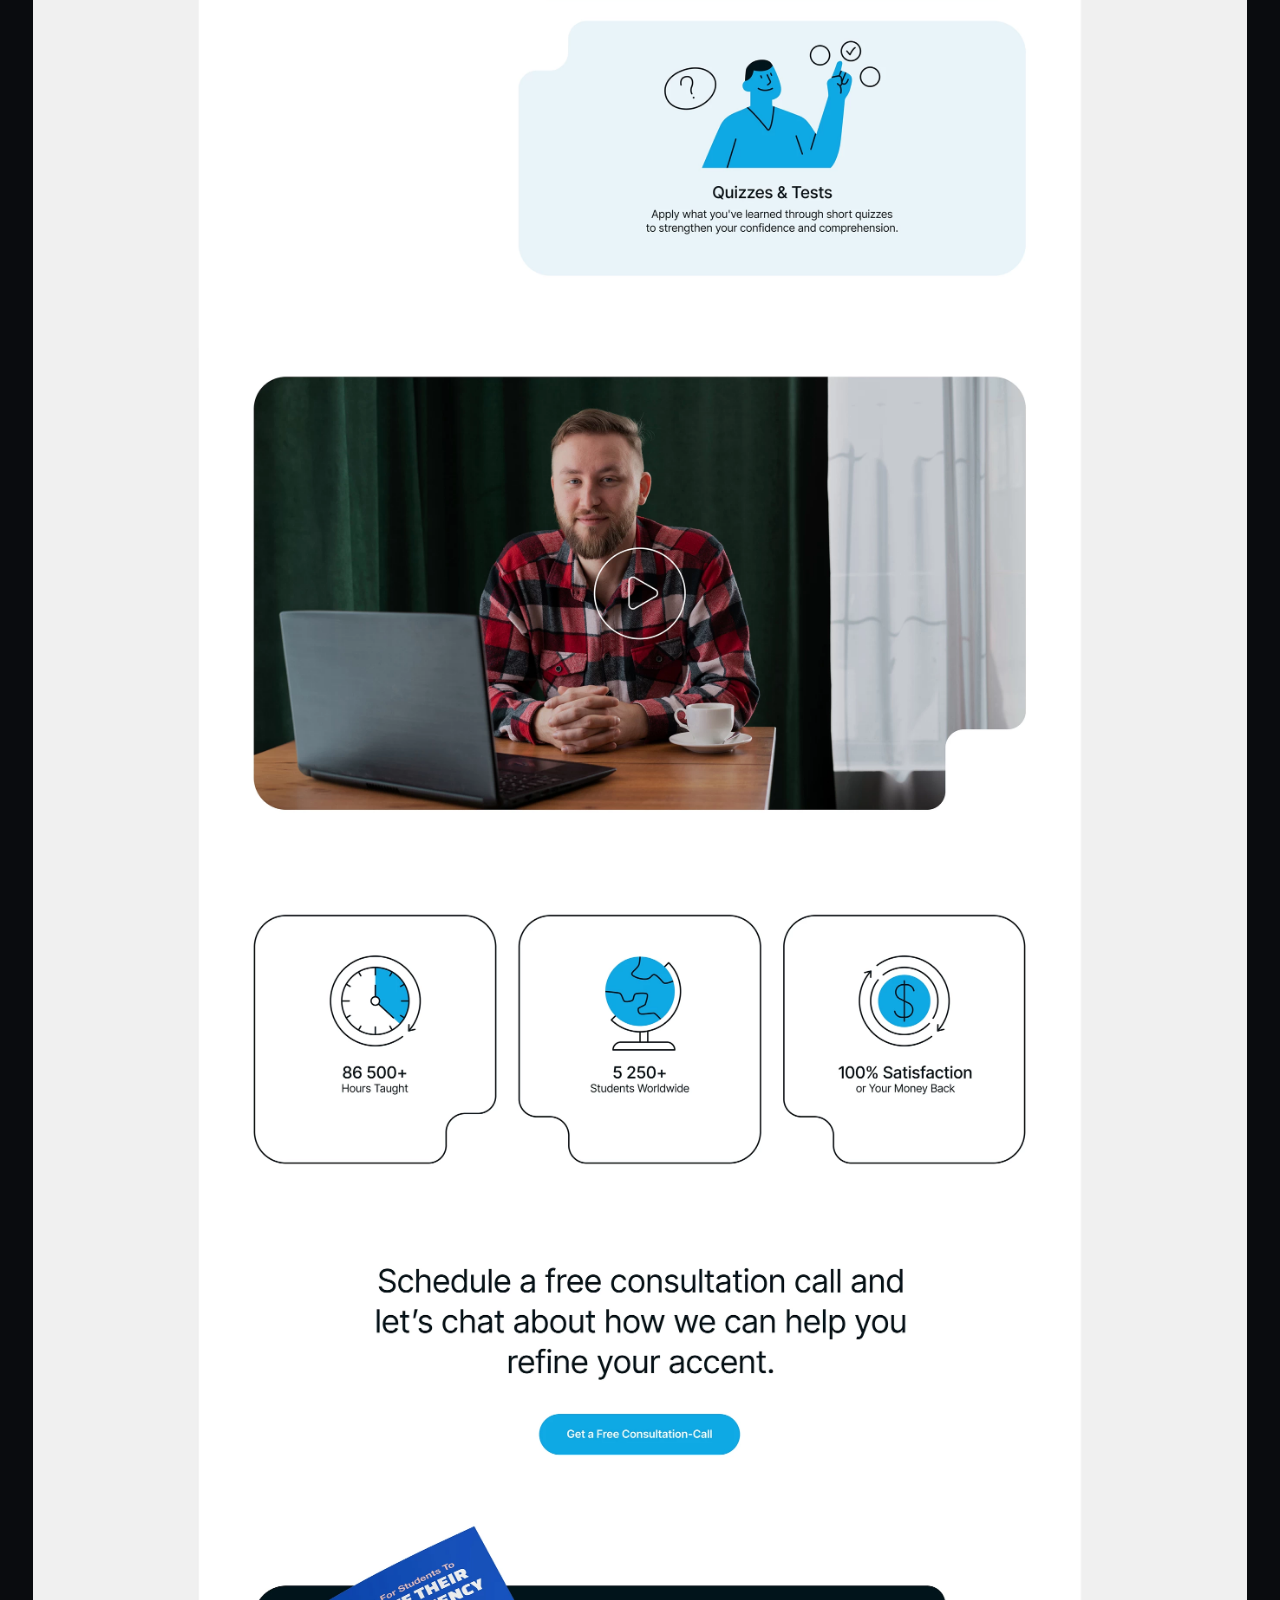
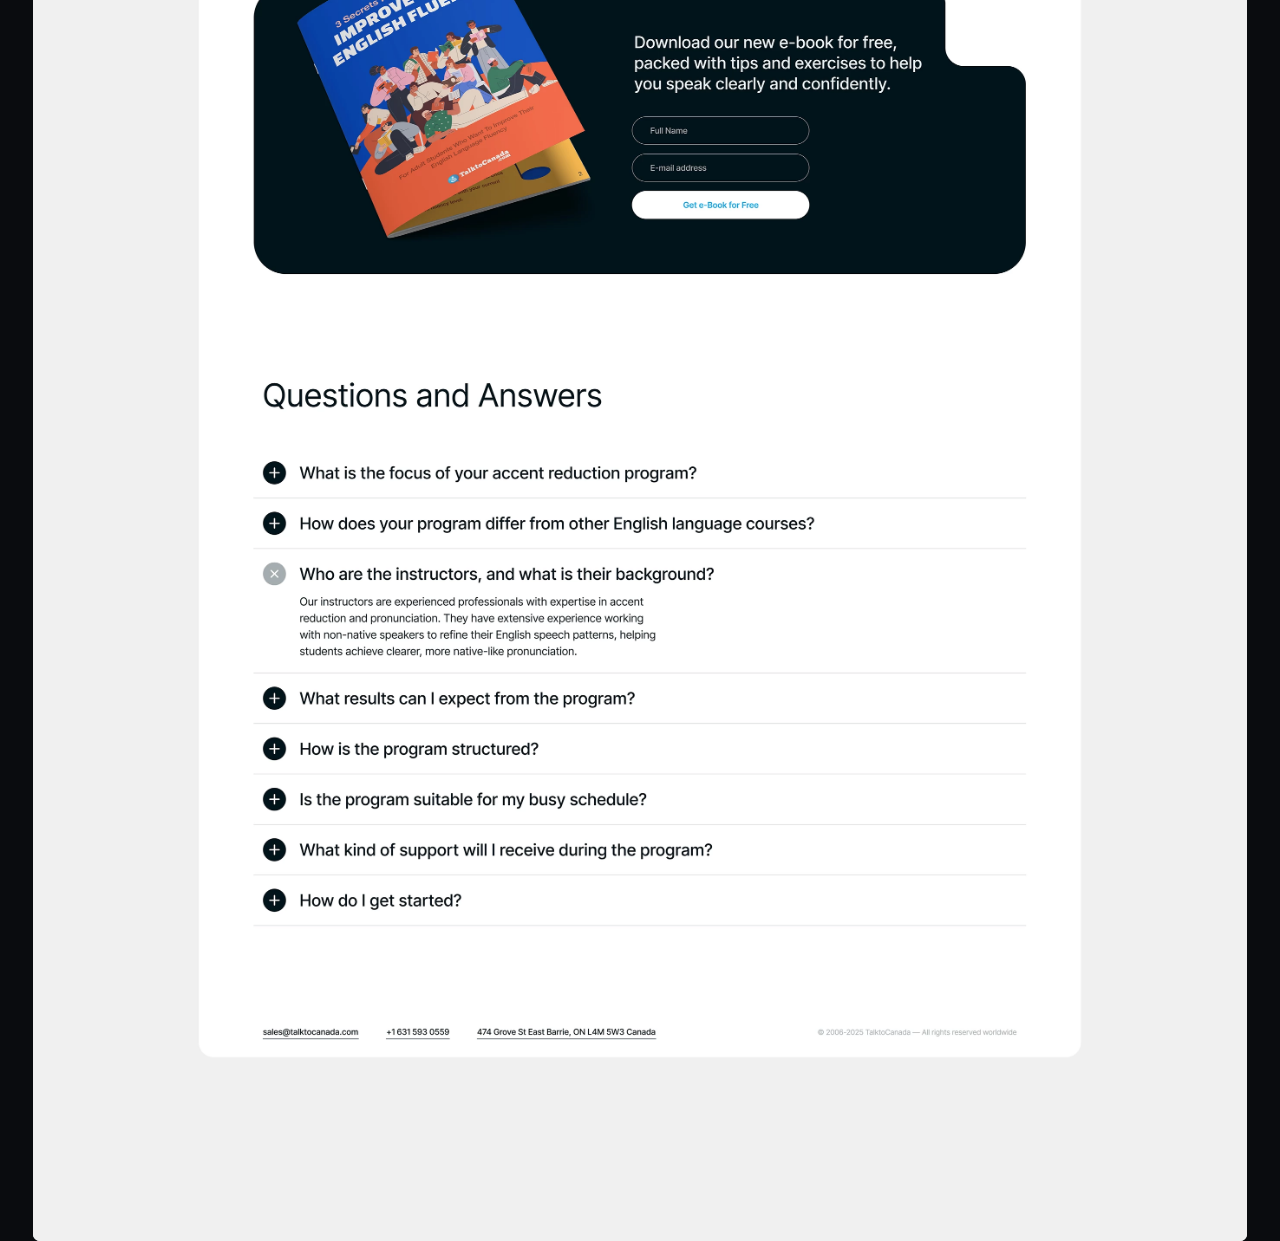
<file: talktocanada.html>
<!doctype html>
<html lang="en" class="talktocanada-document">
  <head>
    <!-- Google Tag Manager -->
    <script>(function(w,d,s,l,i){w[l]=w[l]||[];w[l].push({'gtm.start':
    new Date().getTime(),event:'gtm.js'});var f=d.getElementsByTagName(s)[0],
    j=d.createElement(s),dl=l!='dataLayer'?'&l='+l:'';j.async=true;j.src=
    'https://www.googletagmanager.com/gtm.js?id='+i+dl;f.parentNode.insertBefore(j,f);
    })(window,document,'script','dataLayer','GTM-M94FSGMZ');</script>
    <!-- End Google Tag Manager -->
    <meta charset="utf-8">
    <meta name="viewport" content="width=device-width, initial-scale=1">
    <title>TalktoCanada - Parviz Bayramguliyev</title>
    <link rel="icon" href="/assets/favicon-active.svg" type="image/svg+xml">
    <script src="/title-status.js?v=favicon-files-1" defer></script>
    <meta name="description" content="TalktoCanada UX/UI design case study by Parviz Bayram for a Canadian accent improvement school, including website design, illustrations, and motion.">
    <meta name="robots" content="index, follow">
    <link rel="canonical" href="https://parvizbayram.com/talktocanada">
    <meta property="og:site_name" content="Parviz Bayram Portfolio">
    <meta property="og:type" content="article">
    <meta property="og:title" content="TalktoCanada — UX/UI Design Case Study — Parviz Bayram">
    <meta property="og:description" content="TalktoCanada UX/UI design case study by Parviz Bayram for a Canadian accent improvement school, including website design, illustrations, and motion.">
    <meta property="og:url" content="https://parvizbayram.com/talktocanada">
    <meta property="og:image" content="https://parvizbayram.com/assets/talktocanada/talktocanada-1.webp">
    <meta name="twitter:card" content="summary_large_image">
    <meta name="twitter:title" content="TalktoCanada — UX/UI Design Case Study — Parviz Bayram">
    <meta name="twitter:description" content="TalktoCanada UX/UI design case study by Parviz Bayram for a Canadian accent improvement school, including website design, illustrations, and motion.">
    <meta name="twitter:image" content="https://parvizbayram.com/assets/talktocanada/talktocanada-1.webp">
    <script src="/scale-init.js?v=safari-vimeo-shell-1"></script>
    <link rel="preload" href="/fonts/Aeonik%20Font%20Family/Variable/AeonikPro-Regular.ttf" as="font" type="font/ttf" crossorigin>
    <link rel="preload" href="/fonts/Aeonik%20Font%20Family/Variable/AeonikPro-RegularItalic.ttf" as="font" type="font/ttf" crossorigin>
    <link rel="preload" href="/fonts/Editorial%20Font%20Family/EditorialNew-UltralightItalic.woff2" as="font" type="font/woff2" crossorigin>
    <link rel="preload" href="/assets/talktocanada/talktocanada-1.webp" as="image" type="image/webp" fetchpriority="high">
    <link rel="stylesheet" href="/styles.css?v=hero-gap-1">
  </head>
  <body class="talktocanada-body">
    <!-- Google Tag Manager (noscript) -->
    <noscript><iframe src="https://www.googletagmanager.com/ns.html?id=GTM-M94FSGMZ"
    height="0" width="0" style="display:none;visibility:hidden"></iframe></noscript>
    <!-- End Google Tag Manager (noscript) -->
    <header class="site-header bio-header talktocanada-header" data-name="header">
      <a class="back-home bio-back-home talktocanada-back-home" href="/">
        <span>BACK TO HOMEPAGE</span>
      </a>
      <nav class="main-nav bio-main-nav talktocanada-main-nav" aria-label="Main navigation">
        <a class="nav-link" href="/#works"><span>WORKS</span></a>
        <a class="nav-link" href="/bio"><span>BIO</span></a>
        <a class="nav-link" href="/contact"><span>CONTACT</span></a>
      </nav>
    </header>

    <div class="case-stage talktocanada-stage" data-flow-stage>
      <main class="case-shell talktocanada-shell" id="top" data-name="talktocanada" data-flow-shell>
        <section class="case-intro" aria-label="TalktoCanada intro">
          <h1 class="work-project-title">TalktoCanada</h1>
          <p class="work-project-type bmmb-project-type talktocanada-project-type" style="width: 520px;"><span class="bmmb-project-separator" aria-hidden="true">|</span><span class="bmmb-project-name">UX/UI Design</span></p>
          <p class="work-copy work-copy-grey" style="width: 620px;">
            TalkToCanada is an English school in Canada that focuses on improving accents. Its programs pair students with native-speaking tutors for live, personalized conversation practice designed to build both fluency and confidence.
          </p>
          <p class="work-label">ROLE</p>
          <p class="work-role" style="font-size: 18px; width: 172px;">UX/UI DESIGNER</p>
        </section>

        <section class="case-flow talktocanada-content" aria-label="TalktoCanada case study">
          <div class="work-media case-media case-media-standalone talktocanada-media" style="--media-h: 1209px;">
            <img class="work-img" src="/assets/talktocanada/talktocanada-1.webp" alt="TalktoCanada website visual 1" loading="eager" decoding="sync" fetchpriority="high">
          </div>

          <p class="work-copy work-copy-light case-copy talktocanada-case-copy" style="--copy-w: 580px;">
            We worked with TalkToCanada, an English school in Canada, to design a website that showcases their specialized accent reduction program for all adults. Our focus was to create a user-friendly and visually appealing platform that clearly communicates the program's value and drives engagement.
            <br><br>
            In addition to designing a modern interface optimized for both desktop and mobile users, we also crafted custom illustrations and icons to enhance the visual storytelling.
          </p>

          <div class="case-stack continuous-case-strip talktocanada-seamless-stack">
            <div class="work-media work-video case-media case-media-start case-video talktocanada-media talktocanada-video-embed talktocanada-primary-video" style="--media-h: 1045px;">
              <iframe src="https://player.vimeo.com/video/1119348716?quality=2K&amp;badge=0&amp;autopause=0&amp;player_id=0&amp;app_id=58479&amp;loop=1" width="2600" height="1080" allow="autoplay; picture-in-picture" sandbox="allow-same-origin allow-scripts allow-pointer-lock allow-forms allow-popups allow-popups-to-escape-sandbox" title="TalktoCanada website overview"></iframe>
            </div>

            <div class="work-media work-video case-media case-media-flat case-video talktocanada-media talktocanada-video-embed" style="--media-h: 765px;">
              <iframe src="https://player.vimeo.com/video/1122251979?amp&amp;quality=2K&amp;h=9b655b095b&amp;badge=0&amp;autoplay=1&amp;loop=1&amp;autopause=0&amp;controls=0&amp;transparent=1&amp;player_id=0&amp;app_id=58479&amp;amp;quality=2k&amp;amp" width="2800" height="1176" loading="lazy" allow="autoplay; picture-in-picture" sandbox="allow-same-origin allow-scripts allow-pointer-lock allow-forms allow-popups allow-popups-to-escape-sandbox" title="TalktoCanada website section animation 1"></iframe>
            </div>

            <div class="work-media work-video case-media case-media-flat case-video talktocanada-media talktocanada-video-embed" style="--media-h: 765px;">
              <iframe src="https://player.vimeo.com/video/1122265746?amp&amp;quality=2K&amp;h=9b655b095b&amp;badge=0&amp;autoplay=1&amp;loop=1&amp;autopause=0&amp;controls=0&amp;transparent=1&amp;player_id=0&amp;app_id=58479&amp;amp;quality=2k&amp;amp" width="2800" height="1176" loading="lazy" allow="autoplay; picture-in-picture" sandbox="allow-same-origin allow-scripts allow-pointer-lock allow-forms allow-popups allow-popups-to-escape-sandbox" title="TalktoCanada website section animation 2"></iframe>
            </div>

            <div class="work-media work-video case-media case-media-flat case-video talktocanada-media talktocanada-video-embed" style="--media-h: 746px;">
              <iframe src="https://player.vimeo.com/video/1122265761?amp&amp;quality=2K&amp;h=9b655b095b&amp;badge=0&amp;autoplay=1&amp;loop=1&amp;autopause=0&amp;controls=0&amp;transparent=1&amp;player_id=0&amp;app_id=58479&amp;amp;quality=2k&amp;amp" width="2800" height="1146" loading="lazy" allow="autoplay; picture-in-picture" sandbox="allow-same-origin allow-scripts allow-pointer-lock allow-forms allow-popups allow-popups-to-escape-sandbox" title="TalktoCanada website section animation 3"></iframe>
            </div>

            <div class="work-media work-video case-media case-media-flat case-video talktocanada-media talktocanada-video-embed" style="--media-h: 824px;">
              <iframe src="https://player.vimeo.com/video/1124889887?amp&amp;quality=2K&amp;h=9b655b095b&amp;badge=0&amp;autoplay=1&amp;loop=1&amp;autopause=0&amp;controls=0&amp;transparent=1&amp;player_id=0&amp;app_id=58479&amp;amp;quality=2k&amp;amp" width="2800" height="1266" loading="lazy" allow="autoplay; picture-in-picture" sandbox="allow-same-origin allow-scripts allow-pointer-lock allow-forms allow-popups allow-popups-to-escape-sandbox" title="TalktoCanada website section animation 4"></iframe>
            </div>

            <div class="work-media case-media case-media-flat talktocanada-media" style="--media-h: 1286px;">
              <img class="work-img" src="/assets/talktocanada/talktocanada-2.webp" alt="TalktoCanada website visual 2" loading="lazy" decoding="async">
            </div>

            <div class="work-media work-video case-media case-media-flat case-video talktocanada-media talktocanada-video-embed talktocanada-video-strip" style="--media-h: 98px;">
              <iframe src="https://player.vimeo.com/video/1125135588?amp&amp;quality=2K&amp;h=9b655b095b&amp;badge=0&amp;autoplay=1&amp;loop=1&amp;autopause=0&amp;controls=0&amp;transparent=1&amp;player_id=0&amp;app_id=58479&amp;amp;quality=2k&amp;amp" width="2800" height="150" loading="lazy" allow="autoplay; picture-in-picture" sandbox="allow-same-origin allow-scripts allow-pointer-lock allow-forms allow-popups allow-popups-to-escape-sandbox" title="TalktoCanada website strip animation"></iframe>
            </div>

            <div class="work-media case-media case-media-flat talktocanada-media" style="--media-h: 1131px;">
              <img class="work-img" src="/assets/talktocanada/talktocanada-3.webp" alt="TalktoCanada website visual 3" loading="lazy" decoding="async">
            </div>

            <div class="work-media case-media case-media-flat talktocanada-media" style="--media-h: 3740px;">
              <img class="work-img" src="/assets/talktocanada/talktocanada-4.webp" alt="TalktoCanada website visual 4" loading="lazy" decoding="async">
            </div>

            <div class="work-media case-media case-media-last talktocanada-media" style="--media-h: 3740px;">
              <img class="work-img" src="/assets/talktocanada/talktocanada-5.webp" alt="TalktoCanada website visual 5" loading="lazy" decoding="async">
            </div>
          </div>

          <section class="next-project-panel" data-next-project hidden aria-label="Next project">
            <a class="next-project-link" data-next-project-link href="#">
              <span class="next-project-eyebrow" data-next-project-eyebrow>WHAT'S NEXT?</span>
              <div class="next-project-preview-host" data-next-project-preview-host></div>
            </a>
            <span class="next-project-cursor" data-next-project-cursor aria-hidden="true">
              <span>Next</span>
              <span>Project</span>
            </span>
          </section>
        </section>
      </main>
    </div>

    <template
      data-next-project-preview
      data-intro-selector=".case-intro"
      data-media-selector=".case-flow > .case-media"
      data-preview-class="talktocanada-next-project-preview"
    ></template>

    <script src="https://player.vimeo.com/api/player.js"></script>
    <script src="/standalone-nav.js?v=works-position-memory-1"></script>
    <script src="/next-project.js?v=next-project-pilot-5"></script>
    <script src="/talktocanada.js?v=talktocanada-static-1"></script>
  </body>
</html>
</file>
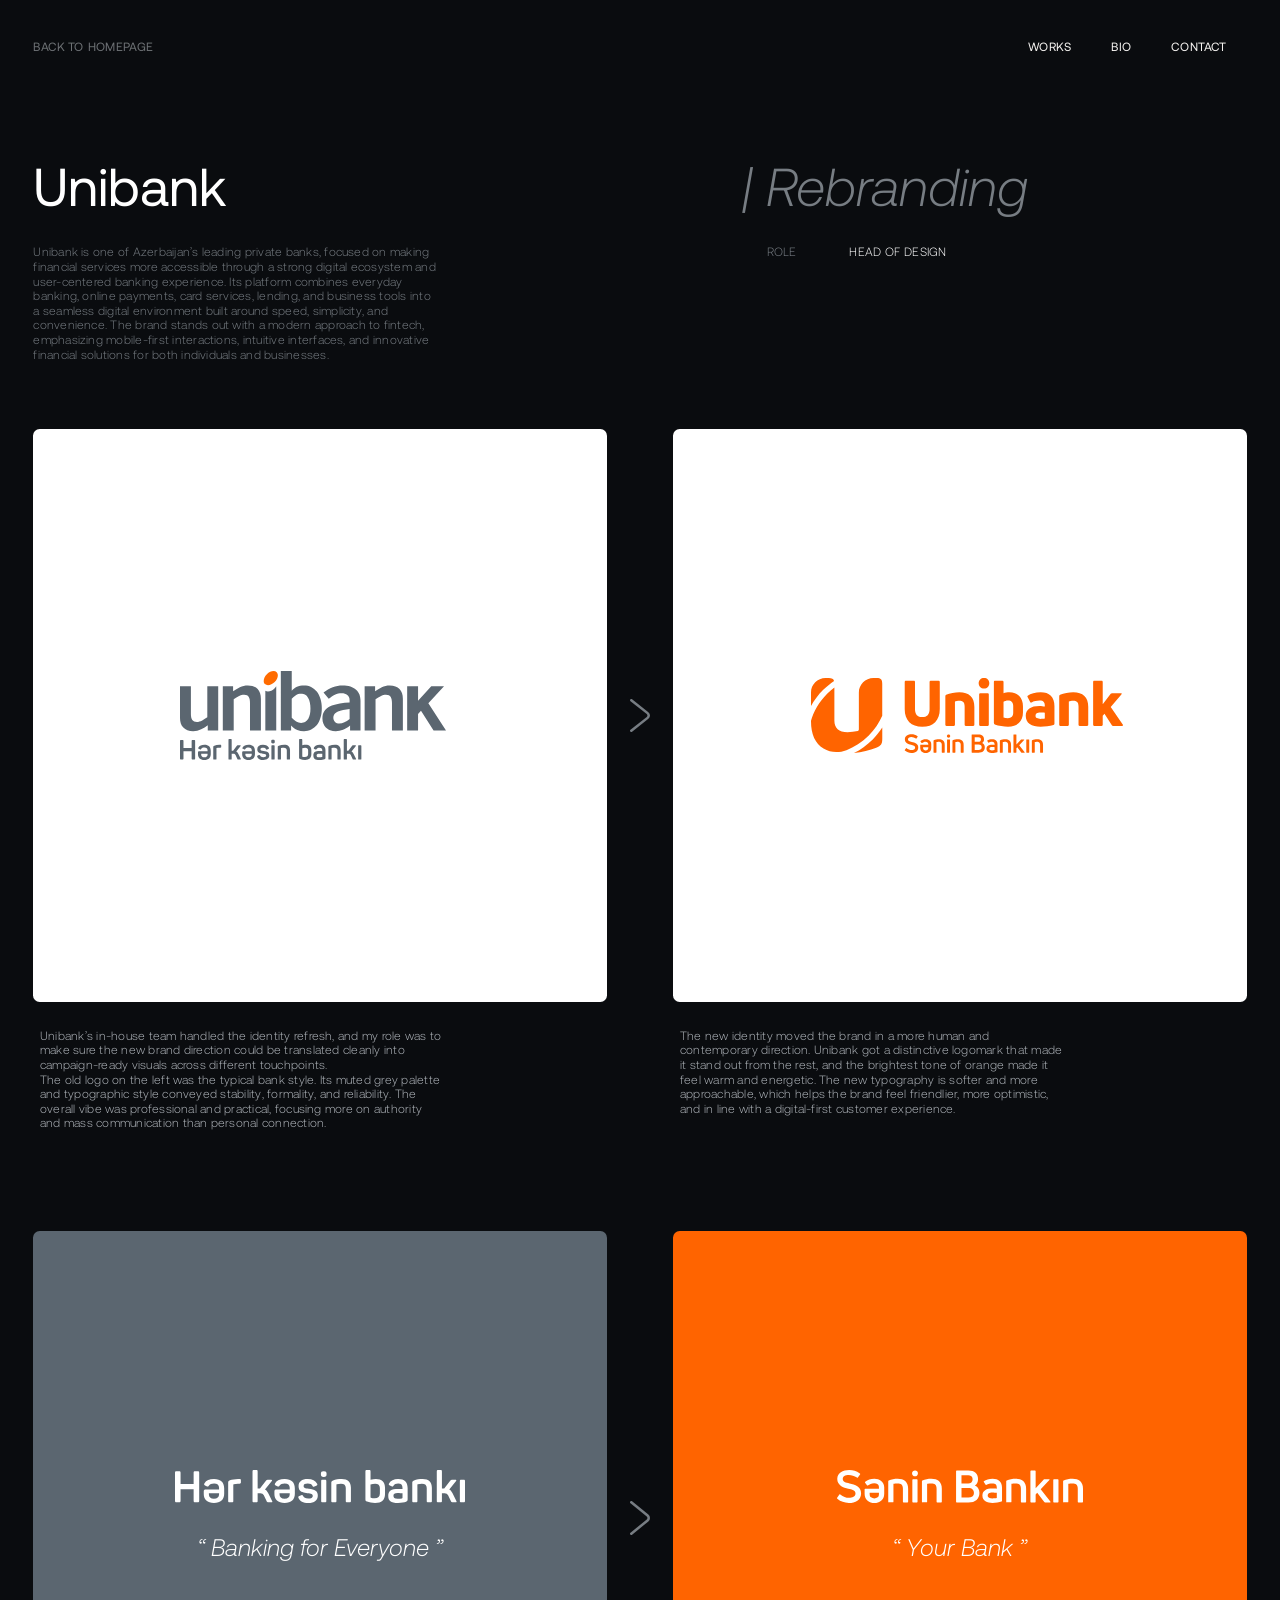
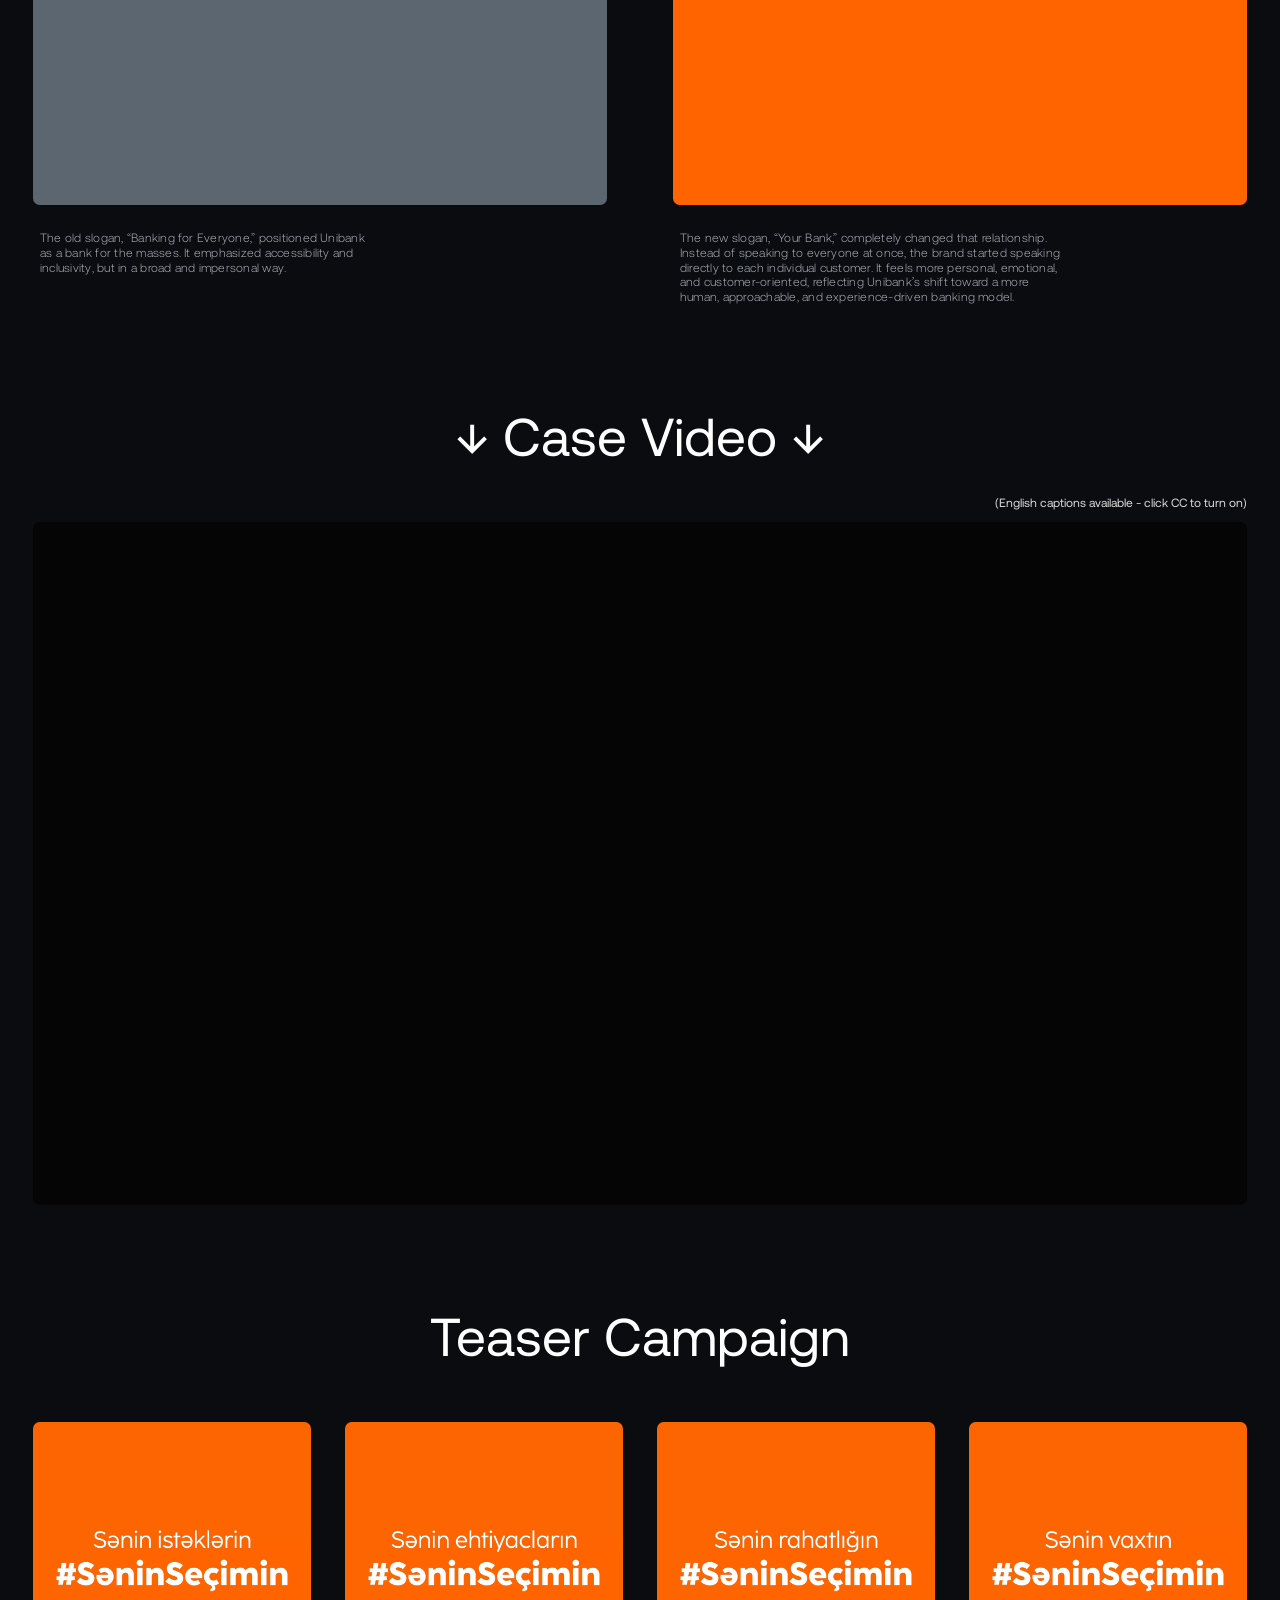
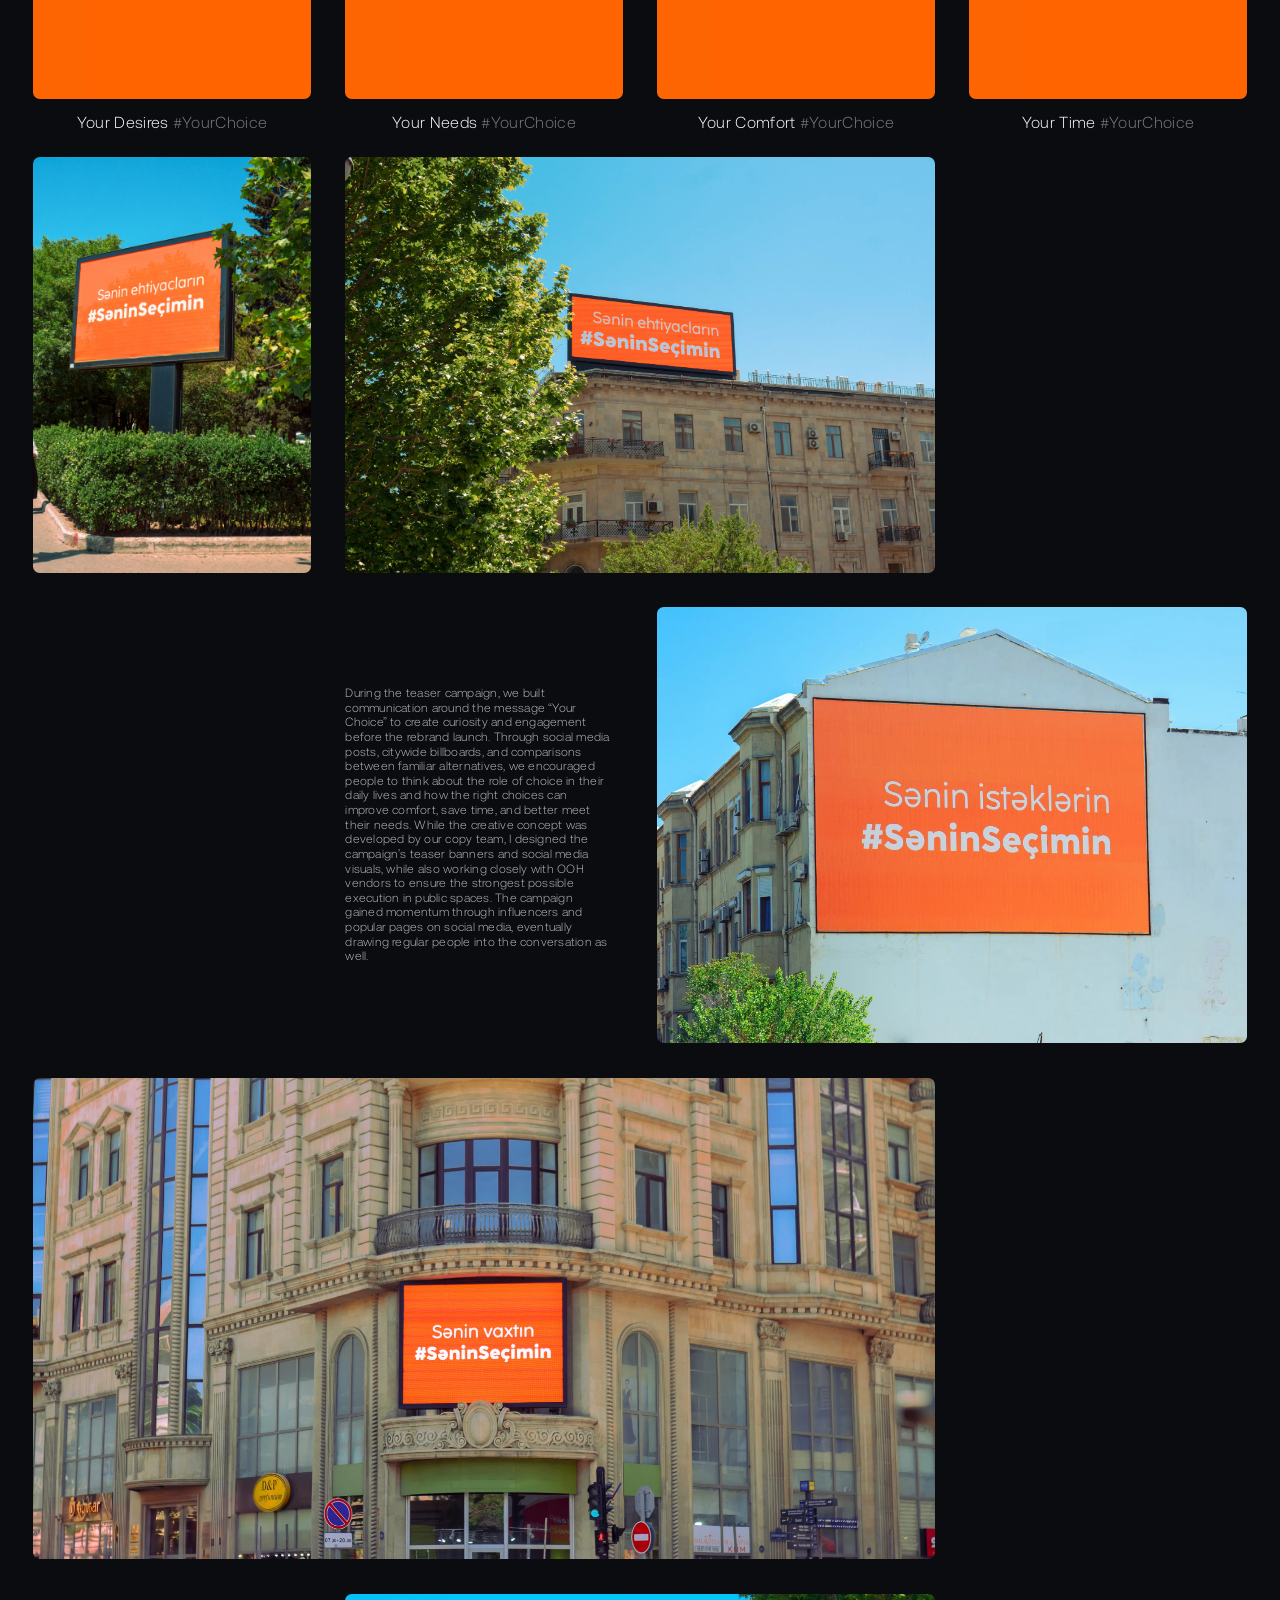
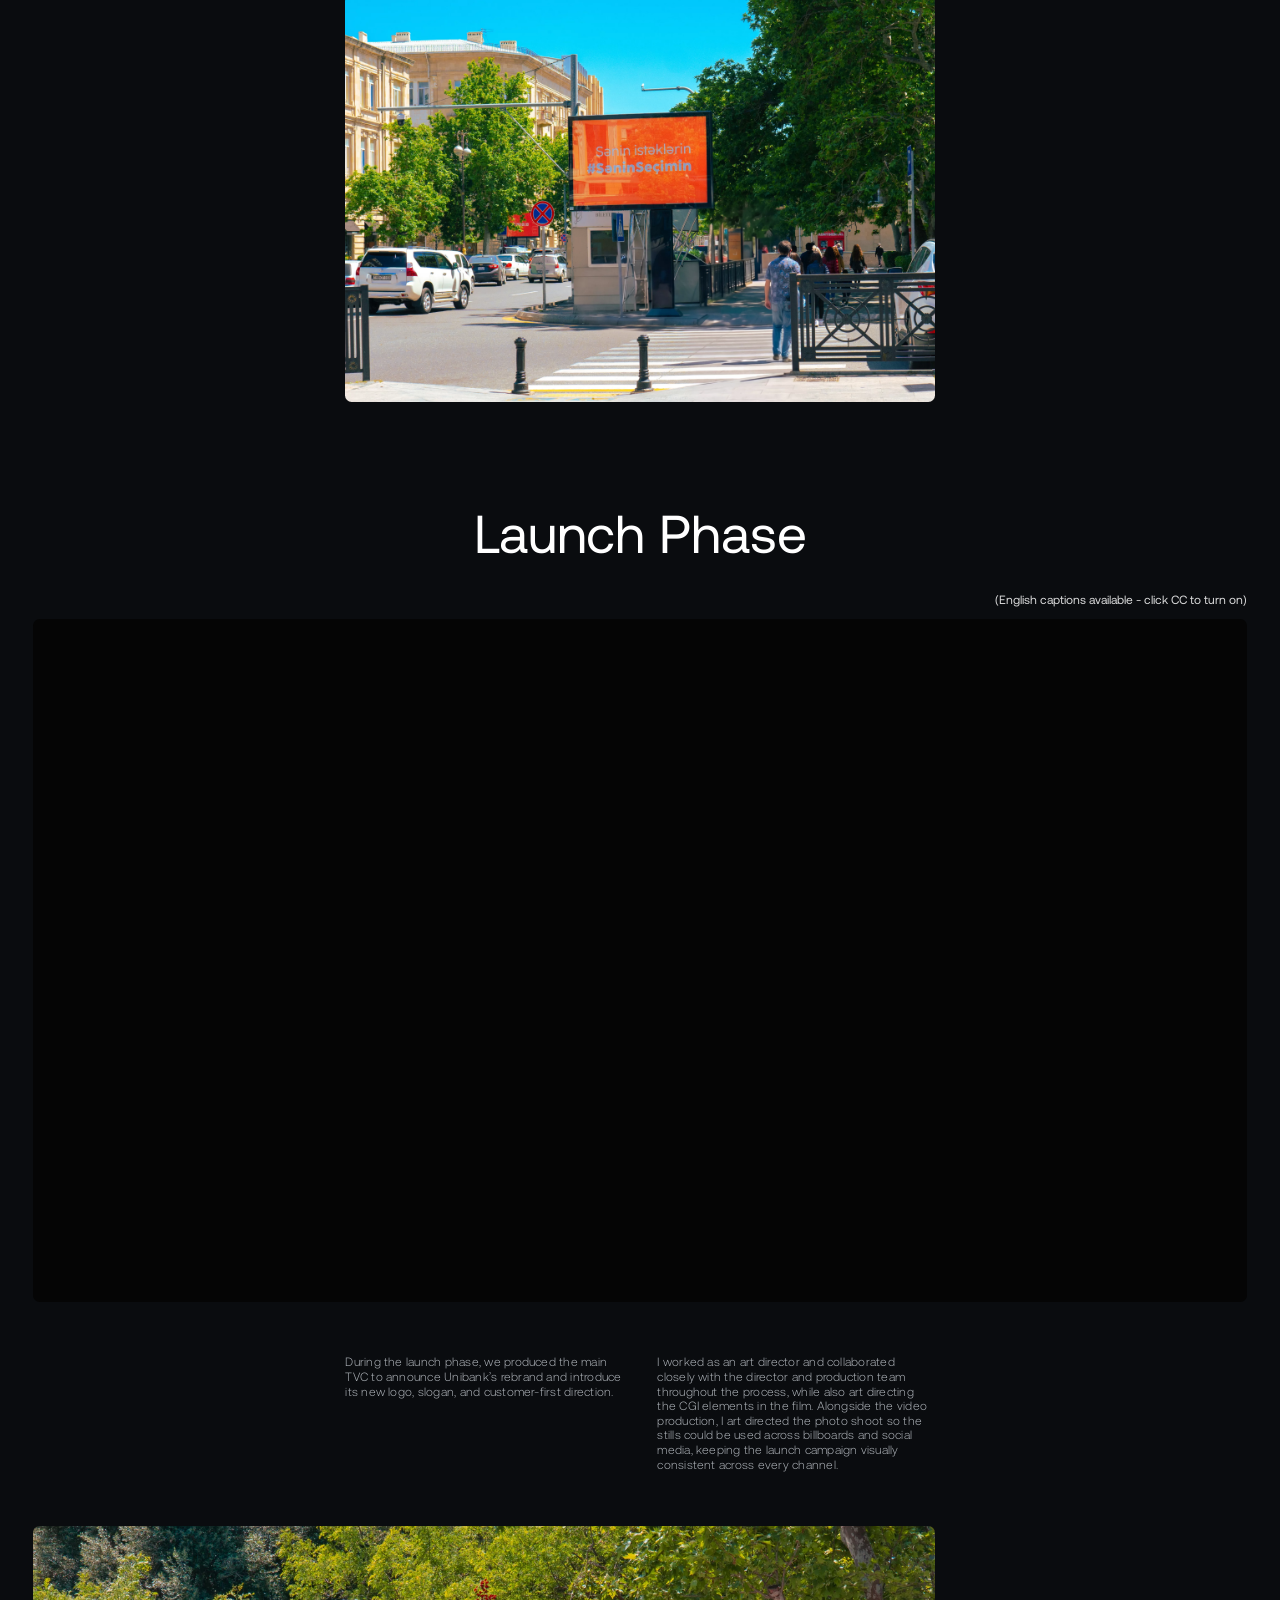
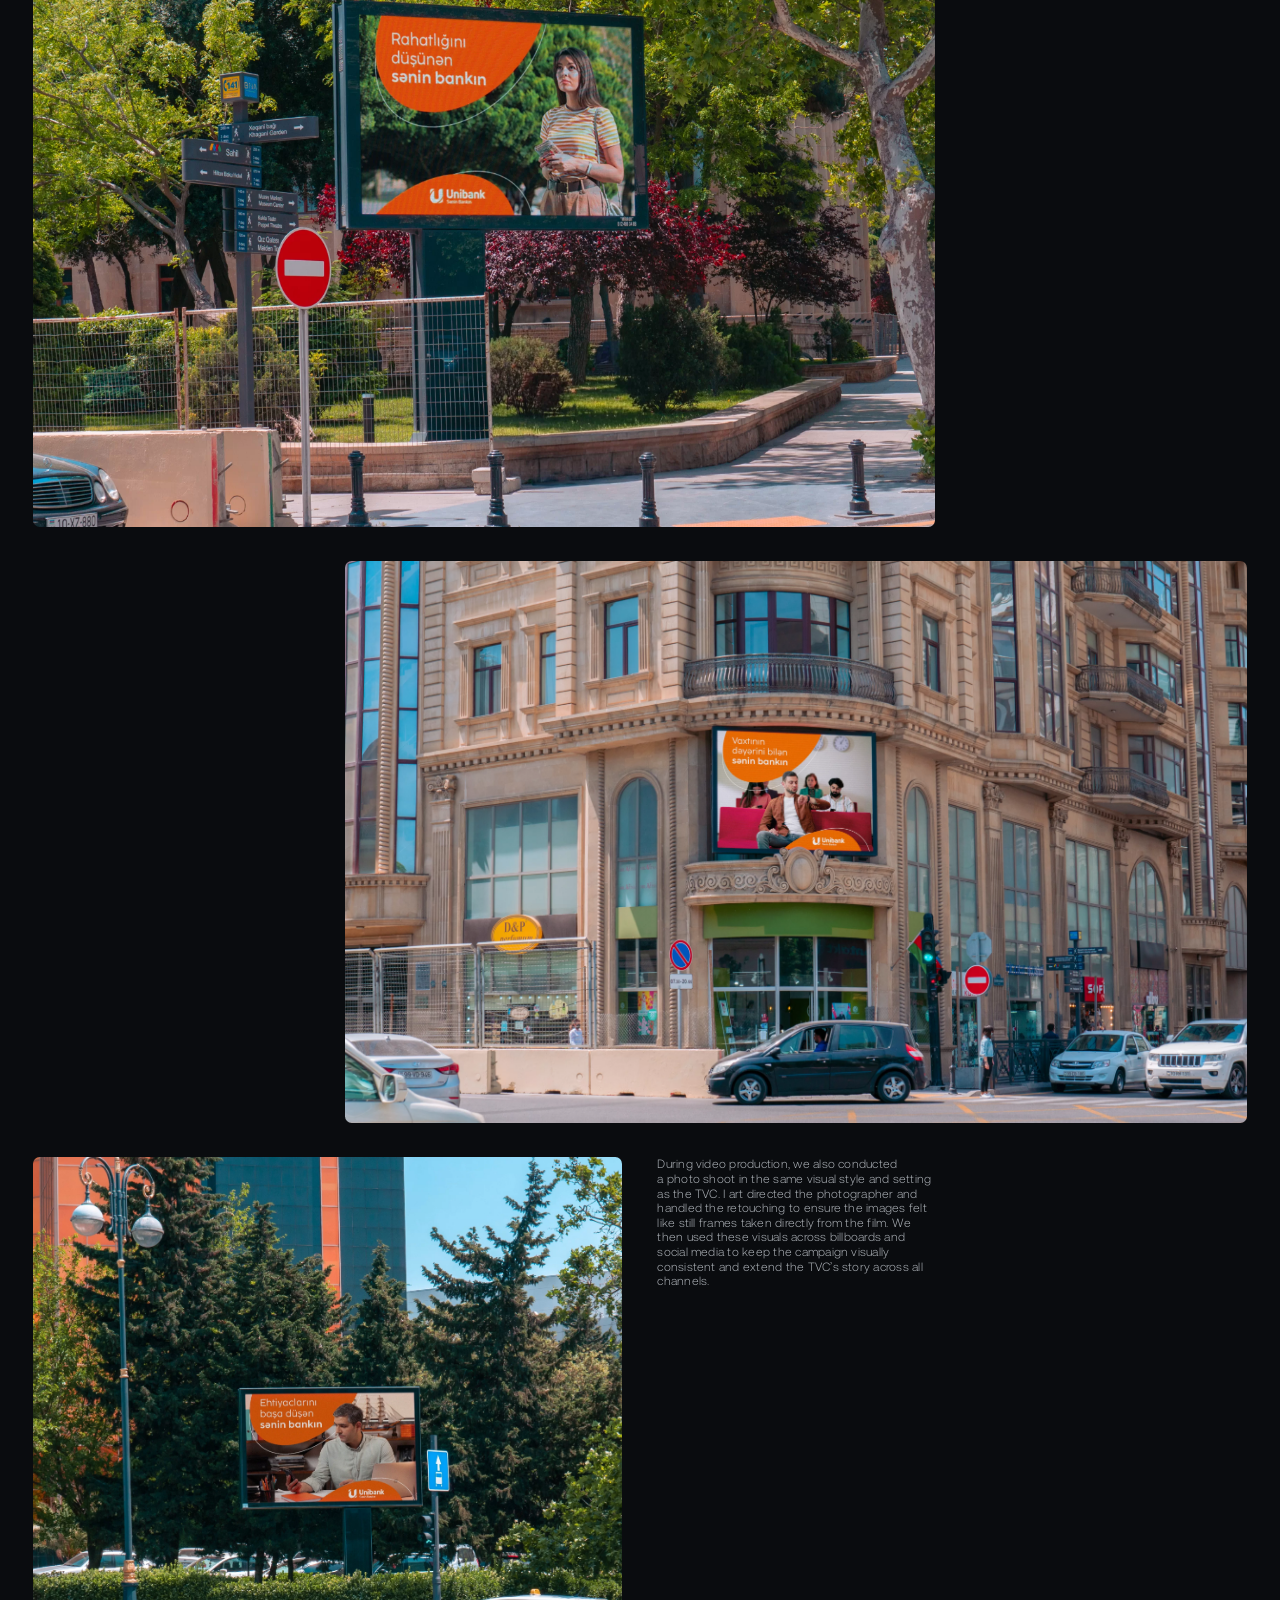
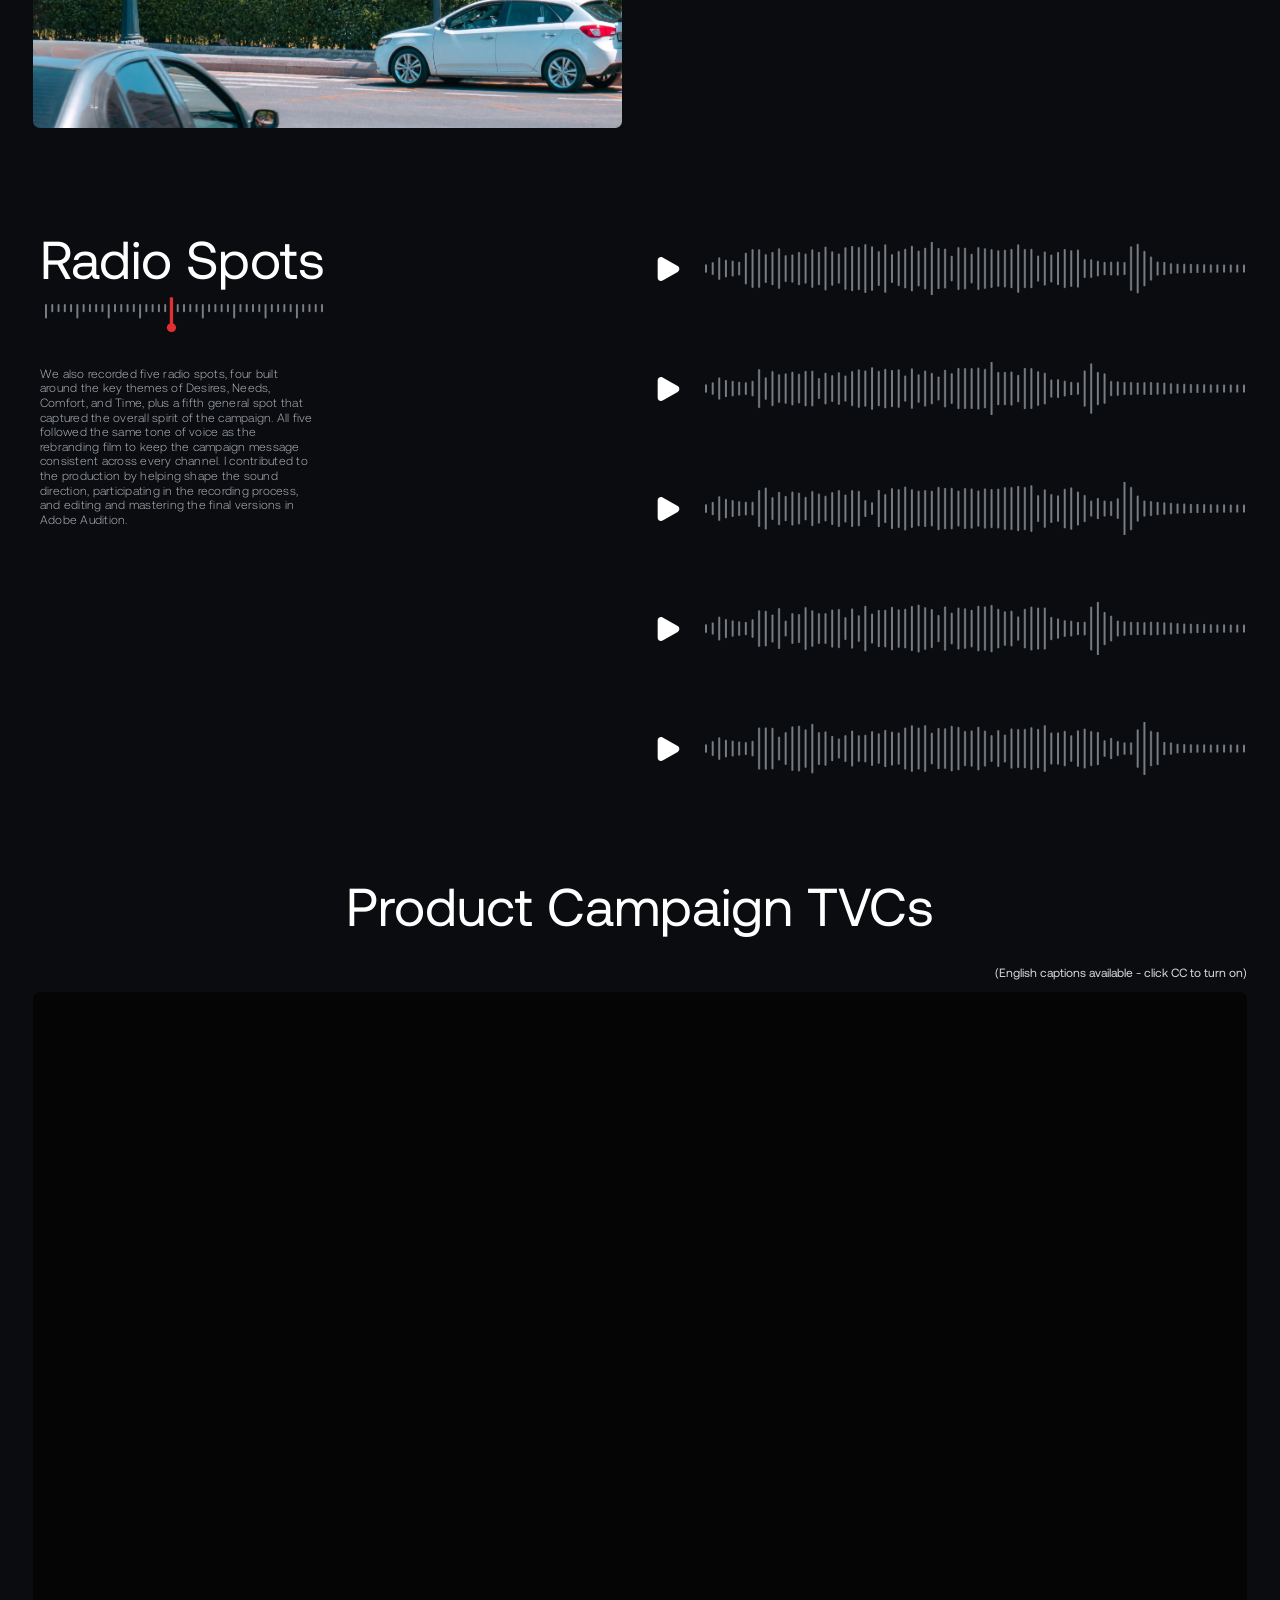
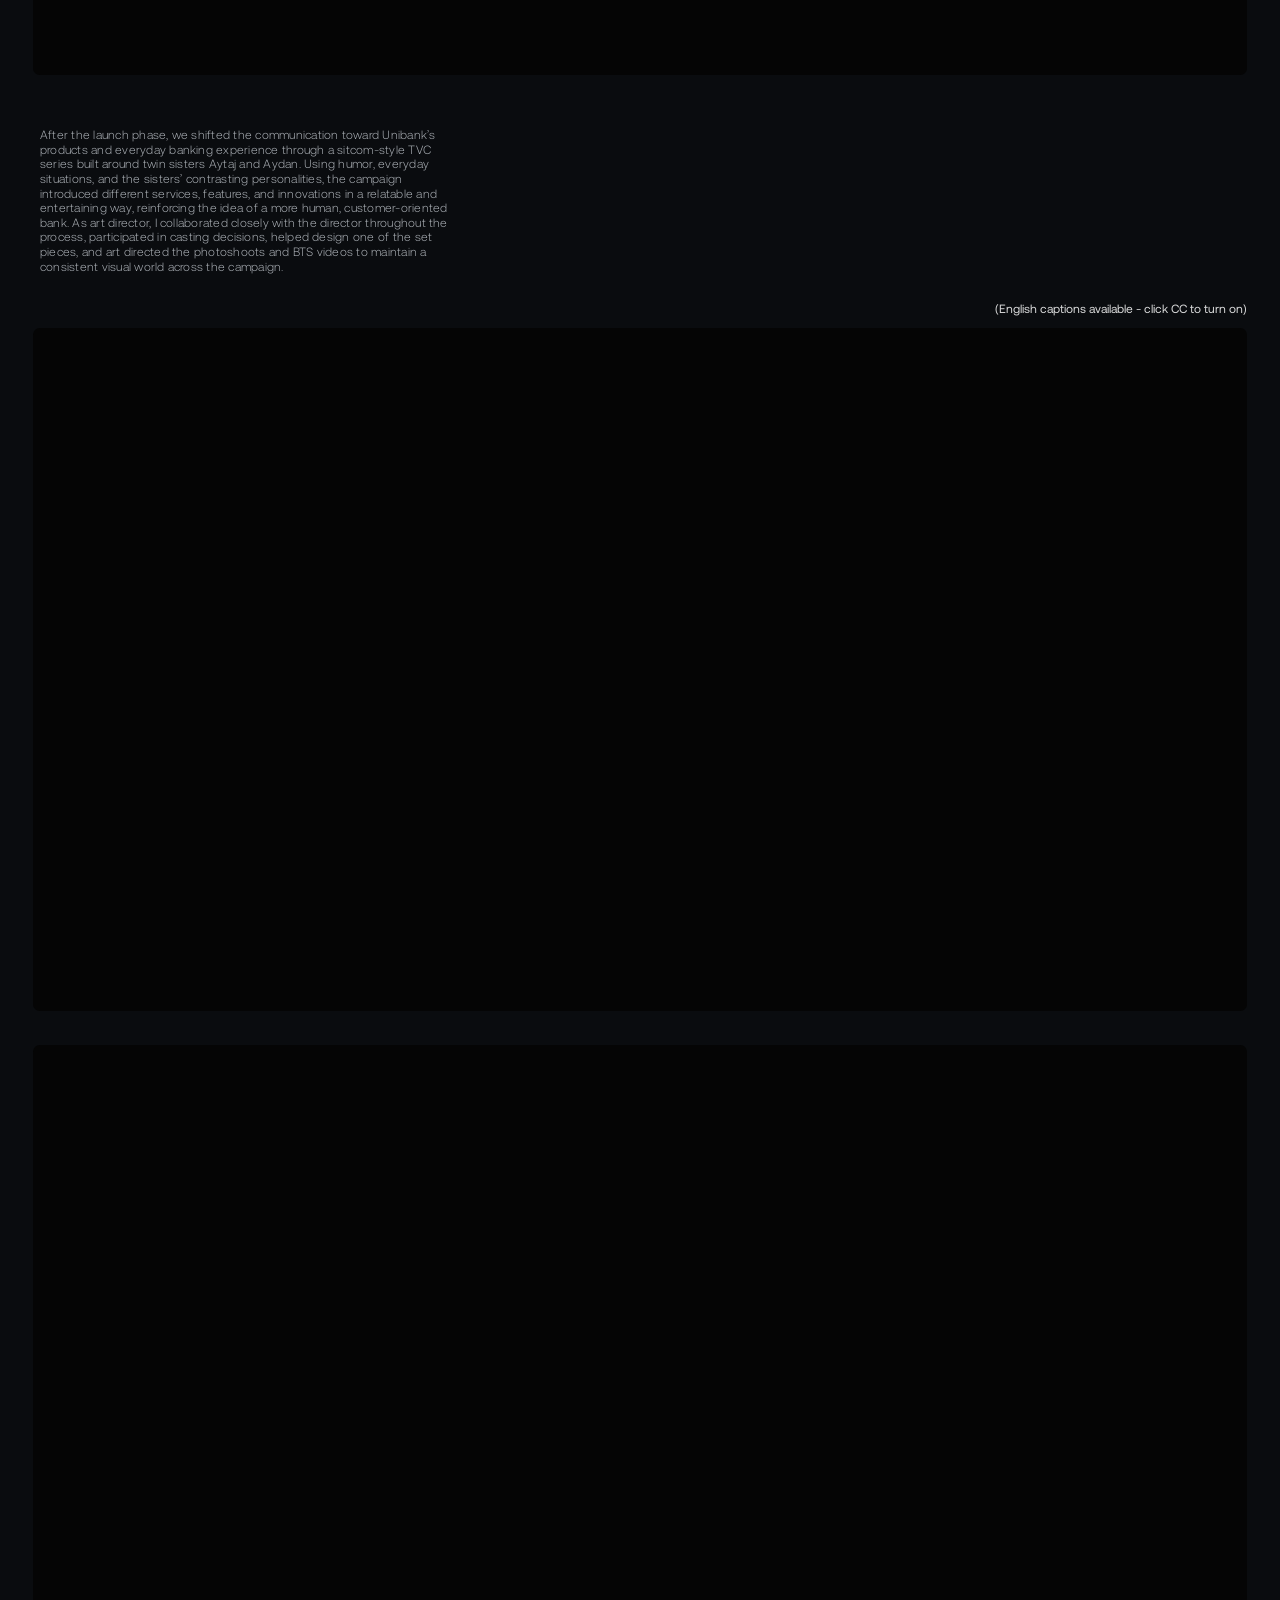
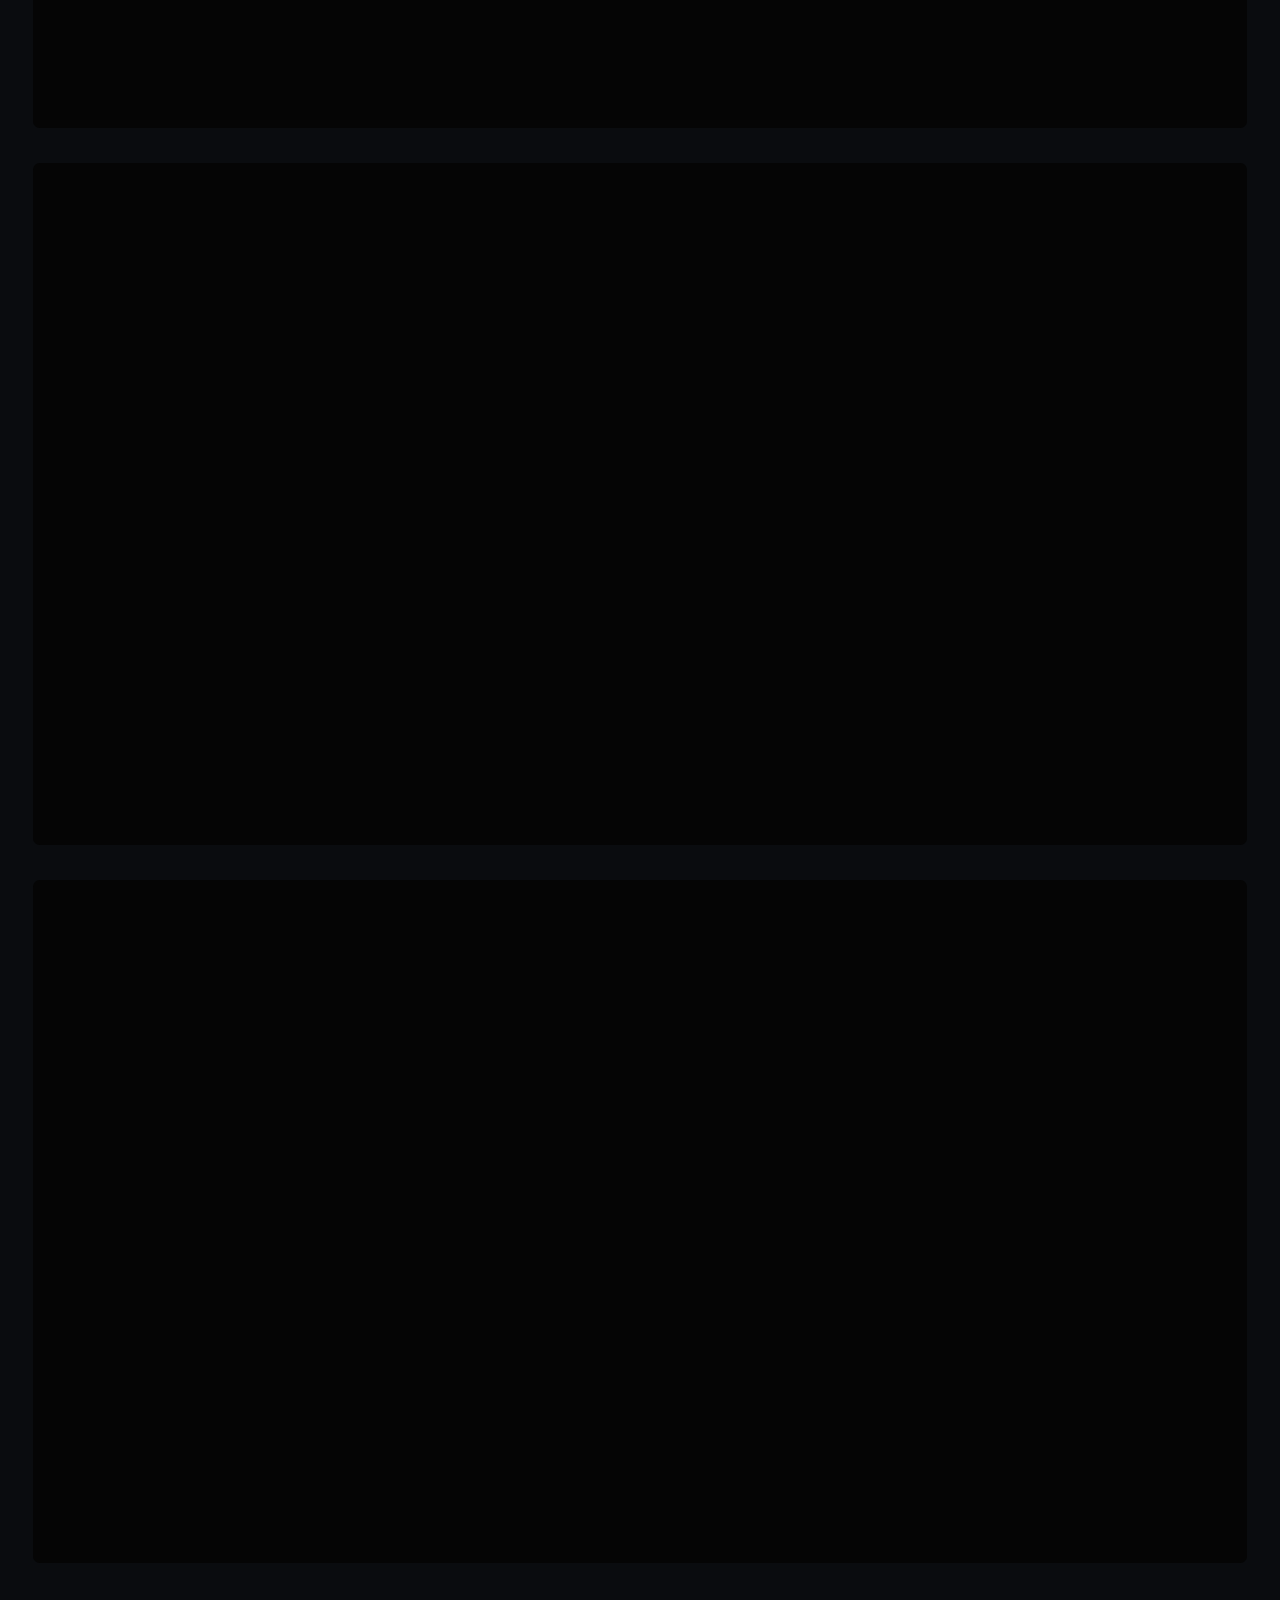
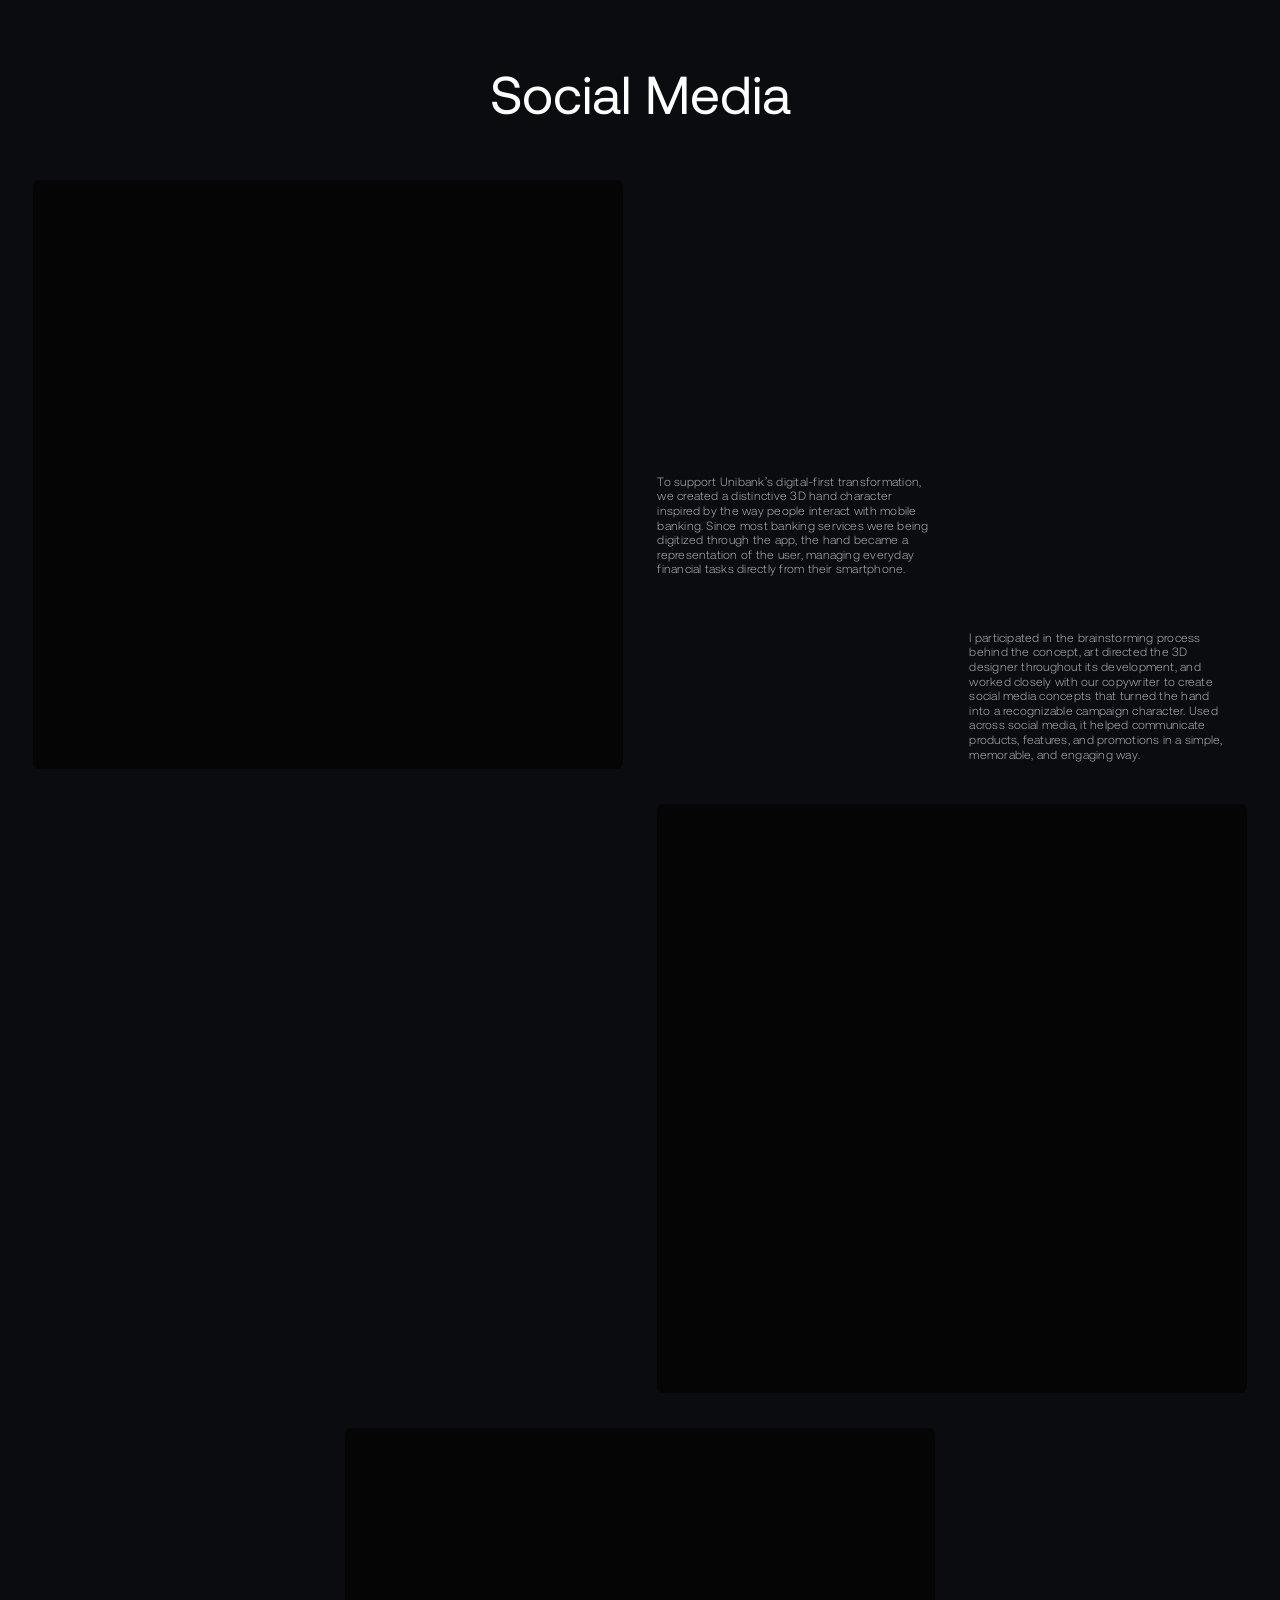
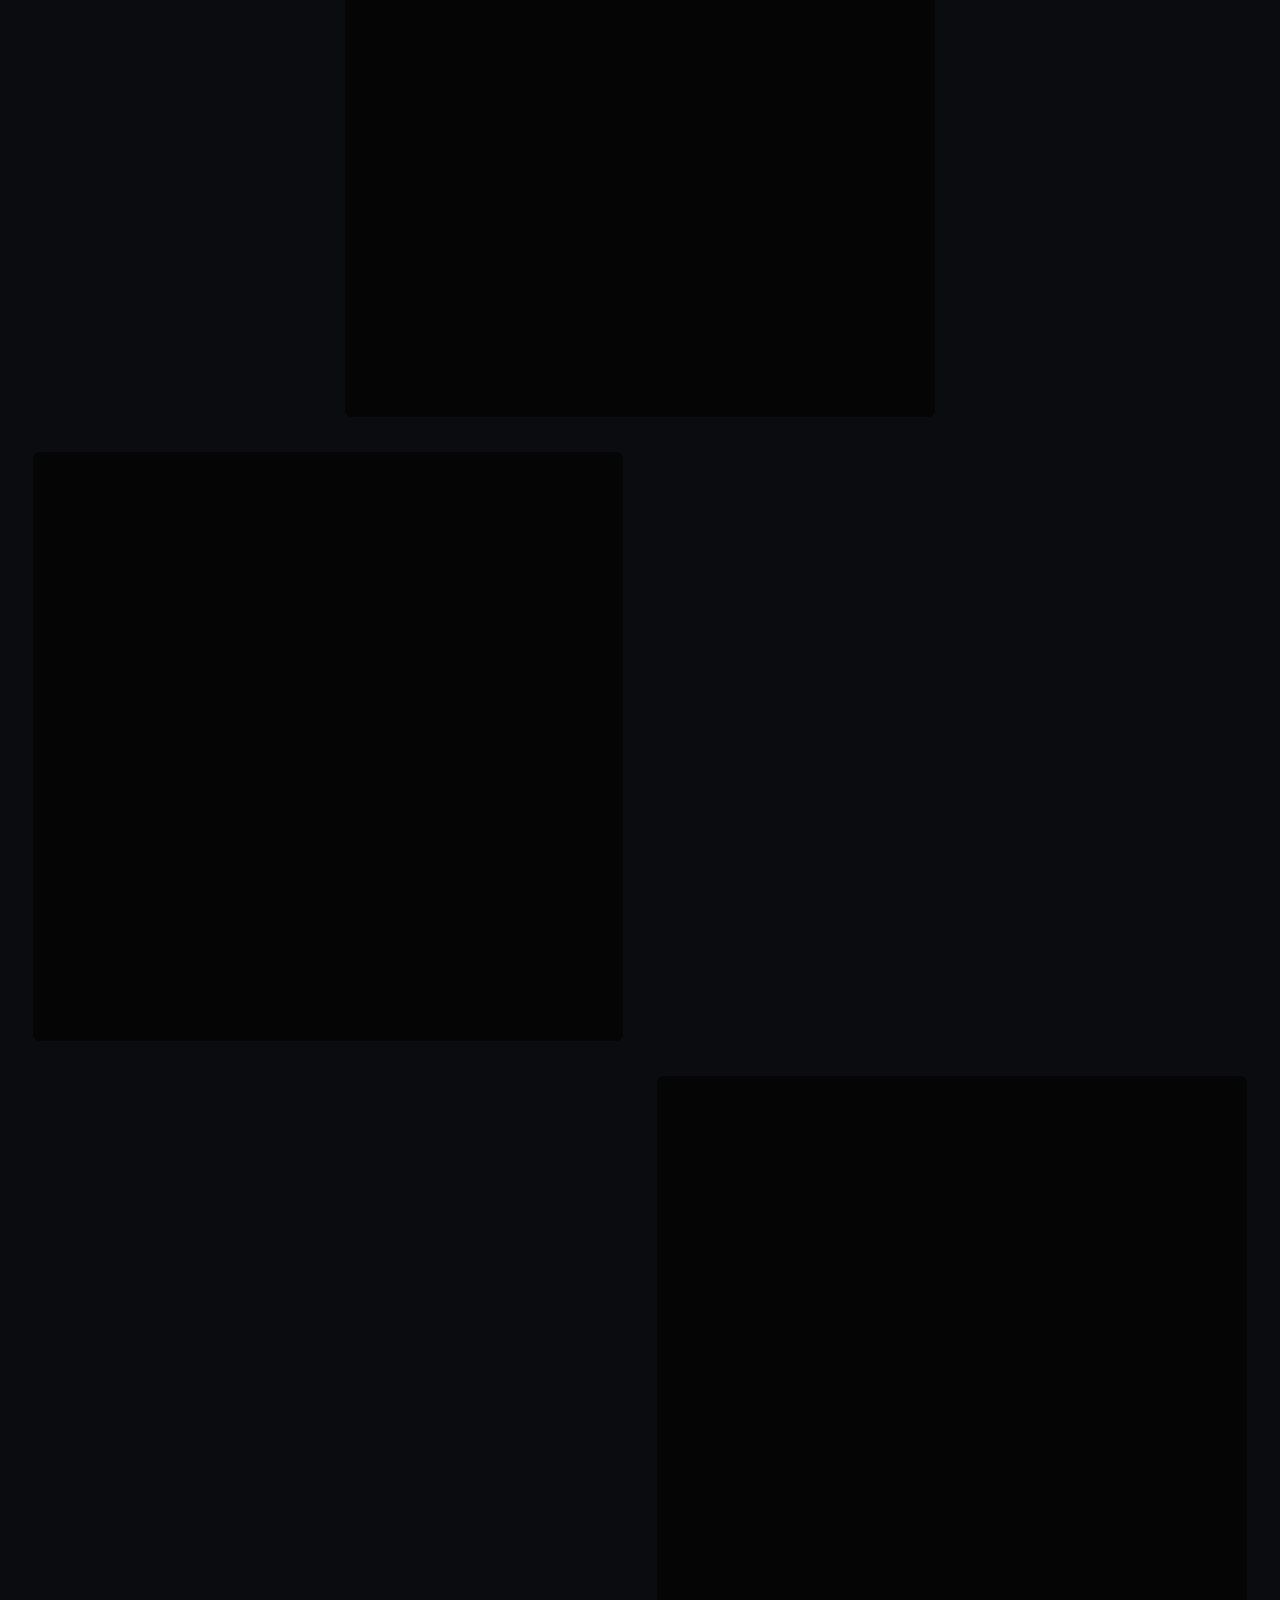
<file: unibank.html>
<!doctype html>
<html lang="en" class="unibank-document">
  <head>
    <!-- Google Tag Manager -->
    <script>(function(w,d,s,l,i){w[l]=w[l]||[];w[l].push({'gtm.start':
    new Date().getTime(),event:'gtm.js'});var f=d.getElementsByTagName(s)[0],
    j=d.createElement(s),dl=l!='dataLayer'?'&l='+l:'';j.async=true;j.src=
    'https://www.googletagmanager.com/gtm.js?id='+i+dl;f.parentNode.insertBefore(j,f);
    })(window,document,'script','dataLayer','GTM-M94FSGMZ');</script>
    <!-- End Google Tag Manager -->
    <meta charset="utf-8">
    <meta name="viewport" content="width=device-width, initial-scale=1">
    <title>Unibank - Parviz Bayramguliyev</title>
    <link rel="icon" href="/assets/favicon-active.svg" type="image/svg+xml">
    <script src="/title-status.js?v=favicon-files-1" defer></script>
    <meta name="description" content="Unibank rebranding case study by Parviz Bayram, covering brand strategy, launch campaigns, product TVCs, social media, and design leadership.">
    <meta name="robots" content="index, follow">
    <link rel="canonical" href="https://parvizbayram.com/unibank">
    <meta property="og:site_name" content="Parviz Bayram Portfolio">
    <meta property="og:type" content="article">
    <meta property="og:title" content="Unibank — Rebranding Case Study — Parviz Bayram">
    <meta property="og:description" content="Unibank rebranding case study by Parviz Bayram, covering brand strategy, launch campaigns, product TVCs, social media, and design leadership.">
    <meta property="og:url" content="https://parvizbayram.com/unibank">
    <meta property="og:image" content="https://parvizbayram.com/assets/unibank/teaser-desires.webp">
    <meta name="twitter:card" content="summary_large_image">
    <meta name="twitter:title" content="Unibank — Rebranding Case Study — Parviz Bayram">
    <meta name="twitter:description" content="Unibank rebranding case study by Parviz Bayram, covering brand strategy, launch campaigns, product TVCs, social media, and design leadership.">
    <meta name="twitter:image" content="https://parvizbayram.com/assets/unibank/teaser-desires.webp">
    <script src="/scale-init.js?v=safari-vimeo-shell-1"></script>
    <link rel="preload" href="/fonts/Aeonik%20Font%20Family/Variable/AeonikPro-Regular.ttf" as="font" type="font/ttf" crossorigin>
    <link rel="preload" href="/fonts/Aeonik%20Font%20Family/Variable/AeonikPro-RegularItalic.ttf" as="font" type="font/ttf" crossorigin>
    <link rel="preload" href="/fonts/Editorial%20Font%20Family/EditorialNew-UltralightItalic.woff2" as="font" type="font/woff2" crossorigin>
    <link rel="stylesheet" href="/styles.css?v=unibank-social-vimeo-playable-1">
  </head>
  <body class="unibank-body">
    <!-- Google Tag Manager (noscript) -->
    <noscript><iframe src="https://www.googletagmanager.com/ns.html?id=GTM-M94FSGMZ"
    height="0" width="0" style="display:none;visibility:hidden"></iframe></noscript>
    <!-- End Google Tag Manager (noscript) -->
    <header class="site-header bio-header unibank-header" data-name="header">
      <a class="back-home bio-back-home unibank-back-home" href="/">
        <span>BACK TO HOMEPAGE</span>
      </a>
      <nav class="main-nav bio-main-nav unibank-main-nav" aria-label="Main navigation">
        <a class="nav-link" href="/#works"><span>WORKS</span></a>
        <a class="nav-link" href="/bio"><span>BIO</span></a>
        <a class="nav-link" href="/contact"><span>CONTACT</span></a>
      </nav>
    </header>

    <div class="unibank-stage">
      <main class="unibank-shell" id="top" data-node-id="188:930" data-name="unibank">
        <h1 class="work-project-title" style="left: 50px; top: 232px;">Unibank</h1>
        <p class="work-project-type" style="left: 1110px; top: 232px; width: 432px;">| Rebranding</p>
        <p class="work-copy work-copy-grey" style="left: 50px; top: 368px; width: 604px;">
          Unibank is one of Azerbaijan’s leading private banks, focused on making financial services more accessible through a strong digital ecosystem and user-centered banking experience. Its platform combines everyday banking, online payments, card services, lending, and business tools into a seamless digital environment built around speed, simplicity,
          and convenience. The brand stands out with a modern approach
          to fintech, emphasizing mobile-first interactions, intuitive interfaces,
          and innovative financial solutions for both individuals and businesses.
        </p>
        <p class="work-label" style="left: 1150px; top: 368px;">ROLE</p>
        <p class="work-role" style="left: 1274px; top: 368px; font-size: 18px; width: 147px;">HEAD OF DESIGN</p>

        <section aria-label="Logo comparison">
          <div class="work-logo-card" style="left: 50px; top: 643px;">
            <img class="work-vector old-logo" src="/assets/unibank/old-logo.svg" alt="Old Unibank logo">
          </div>
          <img class="work-arrow" src="/assets/unibank/arrow-logos.svg" alt="" style="left: 945px; top: 1048px;">
          <div class="work-logo-card" style="left: 1010px; top: 643px;">
            <img class="work-vector new-logo" src="/assets/unibank/new-logo.svg" alt="New Unibank logo">
          </div>
          <p class="work-copy work-copy-light" style="left: 60px; top: 1543px; width: 605px;">
            Unibank’s in-house team handled the identity refresh, and my role was to make sure the new brand direction could be translated cleanly into campaign-ready visuals across different touchpoints.
            <br> The old logo on the left was the typical bank style. Its muted grey palette and typographic style conveyed stability, formality, and reliability.
            The overall vibe was professional and practical, focusing more on authority and mass communication than personal connection.
          </p>
          <p class="work-copy work-copy-light" style="left: 1020px; top: 1543px; width: 574px;">
            The new identity moved the brand in a more human
            and contemporary direction. Unibank got a distinctive logomark
            that made it stand out from the rest, and the brightest tone of orange made it feel warm and energetic. The new typography is softer and more approachable, which helps the brand feel friendlier, more optimistic, and in line with a digital-first customer experience.
          </p>
        </section>

        <section aria-label="Slogan comparison">
          <div class="work-slogan-card old-slogan-bg" style="left: 50px; top: 1847px;">
            <img class="work-vector old-slogan" src="/assets/unibank/old-slogan.svg" alt="Banking for Everyone slogan">
            <p>“ Banking for Everyone ”</p>
          </div>
          <img class="work-arrow" src="/assets/unibank/arrow-slogans.svg" alt="" style="left: 945px; top: 2252px;">
          <div class="work-slogan-card new-slogan-bg" style="left: 1010px; top: 1847px;">
            <img class="work-vector new-slogan" src="/assets/unibank/new-slogan.svg" alt="Your Bank slogan">
            <p>“ Your Bank ”</p>
          </div>
          <p class="work-copy work-copy-light" style="left: 60px; top: 2747px; width: 500px;">
            The old slogan, “Banking for Everyone,” positioned Unibank as a bank for the masses. It emphasized accessibility and inclusivity, but in a broad
            and impersonal way.
          </p>
          <p class="work-copy work-copy-light" style="left: 1020px; top: 2747px; width: 582px;">
            The new slogan, “Your Bank,” completely changed that relationship. Instead of speaking to everyone at once, the brand started speaking directly to each individual customer. It feels more personal, emotional, and customer-oriented, reflecting Unibank’s shift toward a more human, approachable, and experience-driven banking model.
          </p>
        </section>

        <h2 class="work-section-title" style="top: 3007px;">↓ Case Video ↓</h2>
        <p class="video-caption-note" style="left: 50px; top: 3144px; width: 1820px;"><span>(English captions available - click CC to turn on)</span></p>
        <div class="work-media work-video" style="left: 50px; top: 3183px; width: 1820px; height: 1024px;">
          <iframe src="https://player.vimeo.com/video/1191074315?badge=0&amp;autopause=0&amp;player_id=0&amp;app_id=58479" allow="autoplay; fullscreen; picture-in-picture; clipboard-write; encrypted-media; web-share" referrerpolicy="strict-origin-when-cross-origin" title="Unibank — Rebranding — Case Video"></iframe>
        </div>

        <h2 class="work-section-title" style="top: 4357px;">Teaser Campaign</h2>
        <section aria-label="Teaser campaign">
          <figure class="teaser-card" style="left: 50px; top: 4533px;">
            <img src="/assets/unibank/teaser-desires.webp" alt="Desires teaser visual">
            <figcaption><span>Your Desires</span> <em>#YourChoice</em></figcaption>
          </figure>
          <figure class="teaser-card" style="left: 518px; top: 4533px;">
            <img src="/assets/unibank/teaser-needs.webp" alt="Needs teaser visual">
            <figcaption><span>Your Needs</span> <em>#YourChoice</em></figcaption>
          </figure>
          <figure class="teaser-card" style="left: 986px; top: 4533px;">
            <img src="/assets/unibank/teaser-comfort.webp" alt="Comfort teaser visual">
            <figcaption><span>Your Comfort</span> <em>#YourChoice</em></figcaption>
          </figure>
          <figure class="teaser-card" style="left: 1454px; top: 4533px;">
            <img src="/assets/unibank/teaser-time.webp" alt="Time teaser visual">
            <figcaption><span>Your Time</span> <em>#YourChoice</em></figcaption>
          </figure>
          <div class="work-media" style="left: 518px; top: 5035px; width: 884px; height: 624px;">
            <img class="work-img crop-alf01600" src="/assets/unibank/billboard-alf01600.webp" alt="Unibank teaser billboard">
          </div>
          <div class="work-media" style="left: 50px; top: 5035px; width: 416px; height: 624px;">
            <img class="work-img" src="/assets/unibank/billboard-alf01582.webp" alt="Unibank teaser billboard detail">
          </div>
          <p class="work-copy" style="left: 518px; top: 5829px; width: 400px;">
            During the teaser campaign, we built communication around the message
            “Your Choice” to create curiosity and engagement before the rebrand launch.
            Through social media posts, citywide billboards, and comparisons between familiar alternatives, we encouraged people to think about the role of choice in their daily lives and how the right choices can improve comfort, save time,
            and better meet their needs. While the creative concept was developed by our copy team,
            I designed the campaign’s teaser banners and social media visuals, while also working closely with OOH vendors to ensure the strongest possible execution in public spaces.
            The campaign gained momentum through influencers and popular pages on social media, eventually drawing regular people into the conversation as well.
          </p>
          <div class="work-media" style="left: 986px; top: 5711px; width: 884px; height: 654px;">
            <img class="work-img crop-alf01623" src="/assets/unibank/billboard-alf01623.webp" alt="Unibank teaser outdoor campaign">
          </div>
          <div class="work-media" style="left: 50px; top: 6417px; width: 1352px; height: 722px;">
            <img class="work-img crop-alf01619" src="/assets/unibank/billboard-alf01619.webp" alt="Unibank teaser outdoor signage">
          </div>
          <div class="work-media" style="left: 518px; top: 7191px; width: 884px; height: 612px;">
            <img class="work-img crop-firefly" src="/assets/unibank/billboard-firefly.webp" alt="Unibank teaser installation">
          </div>
        </section>

        <h2 class="work-section-title" style="top: 7953px;">Launch Phase</h2>
        <p class="video-caption-note" style="left: 50px; top: 8090px; width: 1820px;"><span>(English captions available - click CC to turn on)</span></p>
        <div class="work-media work-video" style="left: 50px; top: 8129px; width: 1820px; height: 1024px;">
          <iframe src="https://player.vimeo.com/video/1191171305?badge=0&amp;autopause=0&amp;player_id=0&amp;app_id=58479" allow="autoplay; fullscreen; picture-in-picture; clipboard-write; encrypted-media; web-share" referrerpolicy="strict-origin-when-cross-origin" title="Unibank — Rebranding — TVC"></iframe>
        </div>
        <p class="work-copy" style="left: 518px; top: 9233px; width: 416px;">
          During the launch phase, we produced
          the main TVC to announce Unibank’s rebrand
          and introduce its new logo, slogan,
          and customer-first direction.
        </p>
        <p class="work-copy" style="left: 986px; top: 9233px; width: 416px;">
          I worked as an art director and collaborated closely with the director and production team throughout the process, while also art directing the CGI elements in the film. Alongside the video production, I art directed
          the photo shoot so the stills could be used across billboards and social media, keeping
          the launch campaign visually consistent across every channel.
        </p>
        <div class="work-media" style="left: 50px; top: 9489px; width: 1352px; height: 901px;">
          <img class="work-img crop-launch-1" src="/assets/unibank/launch-alf01789.webp" alt="Unibank launch outdoor media">
        </div>
        <div class="work-media" style="left: 518px; top: 10442px; width: 1352px; height: 842px;">
          <img class="work-img crop-launch-2" src="/assets/unibank/launch-alf01779.webp" alt="Unibank launch campaign billboard">
        </div>
        <div class="work-media" style="left: 50px; top: 11336px; width: 883px; height: 856px;">
          <img class="work-img" src="/assets/unibank/launch-alf01763.webp" alt="Unibank launch brand installation">
        </div>
        <p class="work-copy" style="left: 986px; top: 11336px; width: 420px;">
          During video production, we also conducted <br> a photo shoot in the same visual style and setting as the TVC. I art directed the photographer and handled the retouching to ensure the images felt like still frames taken directly from the film. We then used these visuals across billboards and social media to keep the campaign visually consistent and extend the TVC’s story across all channels.
        </p>

        <section aria-label="Radio spots">
          <h2 class="work-section-heading" style="left: 60px; top: 12342px;">Radio Spots</h2>
          <img class="work-radio-waves" src="/assets/unibank/radio-waves.svg" alt="" style="left: 67px; top: 12445px;">
          <p class="work-copy" style="left: 60px; top: 12550px; width: 416px;">
            We also recorded five radio spots, four built around the key themes of Desires, Needs, Comfort, and Time, plus a fifth general spot that captured the overall spirit of the campaign. All five followed the same tone of voice as the rebranding film to keep the campaign message consistent across every channel. I contributed to the production by helping shape the sound direction, participating in the recording process, and editing and mastering the final versions in Adobe Audition.
          </p>
          <div class="radio-player-ui" data-radio-player="1" data-radio-top="12363" style="left: 974px; top: 12363px;">
            <button class="radio-toggle" type="button" aria-label="Play radio spot 1">
              <svg class="radio-play-icon" viewBox="0 0 36 36" aria-hidden="true">
                <path d="M34 13.67c3.33 1.92 3.33 6.74 0 8.66L11.5 35.32C8.17 37.25 4 34.84 4 30.99V5.01c0-3.85 4.17-6.25 7.5-4.33L34 13.67Z" />
              </svg>
              <span class="radio-pause-icon" aria-hidden="true"><span></span><span></span></span>
              <span class="radio-loading-icon" aria-hidden="true"><span></span><span></span><span></span><span></span></span>
              <span class="radio-error-icon" aria-hidden="true"><span></span><span></span></span>
            </button>
            <canvas class="radio-waveform" width="810" height="80" aria-label="Radio spot 1 waveform"></canvas>
            <p class="radio-error-message" role="status" aria-live="polite">Audio unavailable. Click to retry</p>
            <p class="radio-transcript radio-transcript-marquee" data-radio-transcript="1"><span class="radio-transcript-track">The bank that stands by your side to help you achieve new successes, renewed to make your aspirations a reality: Your Bank - Unibank.</span></p>
            <audio preload="metadata" src="/assets/unibank/radio-spots/1.mp3"></audio>
          </div>
          <div class="radio-player-ui" data-radio-player="2" data-radio-top="12543" style="left: 974px; top: 12543px;">
            <button class="radio-toggle" type="button" aria-label="Play radio spot 2">
              <svg class="radio-play-icon" viewBox="0 0 36 36" aria-hidden="true">
                <path d="M34 13.67c3.33 1.92 3.33 6.74 0 8.66L11.5 35.32C8.17 37.25 4 34.84 4 30.99V5.01c0-3.85 4.17-6.25 7.5-4.33L34 13.67Z" />
              </svg>
              <span class="radio-pause-icon" aria-hidden="true"><span></span><span></span></span>
              <span class="radio-loading-icon" aria-hidden="true"><span></span><span></span><span></span><span></span></span>
              <span class="radio-error-icon" aria-hidden="true"><span></span><span></span></span>
            </button>
            <canvas class="radio-waveform" width="810" height="80" aria-label="Radio spot 2 waveform"></canvas>
            <p class="radio-error-message" role="status" aria-live="polite">Audio unavailable. Click to retry</p>
            <p class="radio-transcript radio-transcript-marquee" data-radio-transcript="2"><span class="radio-transcript-track">The bank that understands your needs, renewed to provide what suits you best: Your Bank - Unibank.</span></p>
            <audio preload="metadata" src="/assets/unibank/radio-spots/2.mp3"></audio>
          </div>
          <div class="radio-player-ui" data-radio-player="3" data-radio-top="12723" style="left: 974px; top: 12723px;">
            <button class="radio-toggle" type="button" aria-label="Play radio spot 3">
              <svg class="radio-play-icon" viewBox="0 0 36 36" aria-hidden="true">
                <path d="M34 13.67c3.33 1.92 3.33 6.74 0 8.66L11.5 35.32C8.17 37.25 4 34.84 4 30.99V5.01c0-3.85 4.17-6.25 7.5-4.33L34 13.67Z" />
              </svg>
              <span class="radio-pause-icon" aria-hidden="true"><span></span><span></span></span>
              <span class="radio-loading-icon" aria-hidden="true"><span></span><span></span><span></span><span></span></span>
              <span class="radio-error-icon" aria-hidden="true"><span></span><span></span></span>
            </button>
            <canvas class="radio-waveform" width="810" height="80" aria-label="Radio spot 3 waveform"></canvas>
            <p class="radio-error-message" role="status" aria-live="polite">Audio unavailable. Click to retry</p>
            <p class="radio-transcript radio-transcript-marquee" data-radio-transcript="3"><span class="radio-transcript-track">The bank that knows the solutions to make your life easier, renewed to ensure your comfort: Your Bank - Unibank.</span></p>
            <audio preload="metadata" src="/assets/unibank/radio-spots/3.mp3"></audio>
          </div>
          <div class="radio-player-ui" data-radio-player="4" data-radio-top="12903" style="left: 974px; top: 12903px;">
            <button class="radio-toggle" type="button" aria-label="Play radio spot 4">
              <svg class="radio-play-icon" viewBox="0 0 36 36" aria-hidden="true">
                <path d="M34 13.67c3.33 1.92 3.33 6.74 0 8.66L11.5 35.32C8.17 37.25 4 34.84 4 30.99V5.01c0-3.85 4.17-6.25 7.5-4.33L34 13.67Z" />
              </svg>
              <span class="radio-pause-icon" aria-hidden="true"><span></span><span></span></span>
              <span class="radio-loading-icon" aria-hidden="true"><span></span><span></span><span></span><span></span></span>
              <span class="radio-error-icon" aria-hidden="true"><span></span><span></span></span>
            </button>
            <canvas class="radio-waveform" width="810" height="80" aria-label="Radio spot 4 waveform"></canvas>
            <p class="radio-error-message" role="status" aria-live="polite">Audio unavailable. Click to retry</p>
            <p class="radio-transcript radio-transcript-marquee" data-radio-transcript="4"><span class="radio-transcript-track">The bank that values your time, renewed to be by your side every step of the way: Your Bank - Unibank.</span></p>
            <audio preload="metadata" src="/assets/unibank/radio-spots/4.mp3"></audio>
          </div>
          <div class="radio-player-ui" data-radio-player="5" data-radio-top="13083" style="left: 974px; top: 13083px;">
            <button class="radio-toggle" type="button" aria-label="Play radio spot 5">
              <svg class="radio-play-icon" viewBox="0 0 36 36" aria-hidden="true">
                <path d="M34 13.67c3.33 1.92 3.33 6.74 0 8.66L11.5 35.32C8.17 37.25 4 34.84 4 30.99V5.01c0-3.85 4.17-6.25 7.5-4.33L34 13.67Z" />
              </svg>
              <span class="radio-pause-icon" aria-hidden="true"><span></span><span></span></span>
              <span class="radio-loading-icon" aria-hidden="true"><span></span><span></span><span></span><span></span></span>
              <span class="radio-error-icon" aria-hidden="true"><span></span><span></span></span>
            </button>
            <canvas class="radio-waveform" width="810" height="80" aria-label="Radio spot 5 waveform"></canvas>
            <p class="radio-error-message" role="status" aria-live="polite">Audio unavailable. Click to retry</p>
            <p class="radio-transcript radio-transcript-marquee" data-radio-transcript="5"><span class="radio-transcript-track">The bank that believes you deserve the very best, renewed to bring together the choices that matter to you: Your Bank - Unibank.</span></p>
            <audio preload="metadata" src="/assets/unibank/radio-spots/5.mp3"></audio>
          </div>
        </section>

        <h2 class="work-section-title" style="top: 13312px;">Product Campaign TVCs</h2>
        <p class="video-caption-note" style="left: 50px; top: 13449px; width: 1820px;"><span>(English captions available - click CC to turn on)</span></p>
        <div class="work-media work-video" style="left: 50px; top: 13488px; width: 1820px; height: 1024px;">
          <iframe src="https://player.vimeo.com/video/1193240567?badge=0&amp;autopause=0&amp;player_id=0&amp;app_id=58479" allow="autoplay; fullscreen; picture-in-picture; clipboard-write; encrypted-media; web-share" referrerpolicy="strict-origin-when-cross-origin" title="uBank — NFC Payments — TVC"></iframe>
        </div>
        <p class="work-copy" style="left: 60px; top: 14592px; width: 620px;">
          After the launch phase, we shifted the communication toward Unibank’s products and everyday banking experience through a sitcom-style TVC series built around twin sisters Aytaj and Aydan. Using humor, everyday situations, and the sisters’ contrasting personalities, the campaign introduced different services, features, and innovations in a relatable and entertaining way, reinforcing the idea of a more human, customer-oriented bank. As art director, I collaborated closely with the director throughout the process, participated in casting decisions, helped design one of the set pieces, and art directed the photoshoots and BTS videos to maintain a consistent visual world across the campaign.
        </p>
        <p class="video-caption-note" style="left: 50px; top: 14853px; width: 1820px;"><span>(English captions available - click CC to turn on)</span></p>
        <div class="work-media work-video" style="left: 50px; top: 14892px; width: 1820px; height: 1024px;">
          <iframe src="https://player.vimeo.com/video/1193240565?badge=0&amp;autopause=0&amp;player_id=0&amp;app_id=58479" allow="autoplay; fullscreen; picture-in-picture; clipboard-write; encrypted-media; web-share" referrerpolicy="strict-origin-when-cross-origin" title="uBank — Free Debit Card — TVC"></iframe>
        </div>
        <div class="work-media work-video" style="left: 50px; top: 15968px; width: 1820px; height: 1024px;">
          <iframe src="https://player.vimeo.com/video/1193240566?badge=0&amp;autopause=0&amp;player_id=0&amp;app_id=58479" allow="autoplay; fullscreen; picture-in-picture; clipboard-write; encrypted-media; web-share" referrerpolicy="strict-origin-when-cross-origin" title="uBank — Money from abroad — TVC"></iframe>
        </div>
        <div class="work-media work-video" style="left: 50px; top: 17044px; width: 1820px; height: 1024px;">
          <iframe src="https://player.vimeo.com/video/1193240591?badge=0&amp;autopause=0&amp;player_id=0&amp;app_id=58479" allow="autoplay; fullscreen; picture-in-picture; clipboard-write; encrypted-media; web-share" referrerpolicy="strict-origin-when-cross-origin" title="uBank — Cashback &amp; Interest — TVC"></iframe>
        </div>
        <div class="work-media work-video" style="left: 50px; top: 18120px; width: 1820px; height: 1024px;">
          <iframe src="https://player.vimeo.com/video/1193240568?badge=0&amp;autopause=0&amp;player_id=0&amp;app_id=58479" allow="autoplay; fullscreen; picture-in-picture; clipboard-write; encrypted-media; web-share" referrerpolicy="strict-origin-when-cross-origin" title="uBank — 4-Minute Loan — TVC"></iframe>
        </div>

        <h2 class="work-section-title" style="top: 19294px;">Social Media</h2>
        <p class="work-copy" style="left: 986px; top: 19912px; width: 416px;">
          To support Unibank’s digital-first transformation, we created a distinctive 3D hand character inspired by the way people interact with mobile banking. Since most banking services were being digitized through the app, the hand became
          a representation of the user, managing everyday financial tasks directly from their smartphone.
        </p>
        <p class="work-copy" style="left: 1454px; top: 20146px; width: 390px;">
          I participated in the brainstorming process behind the concept, art directed the 3D designer throughout its development, and worked closely with our copywriter to create social media concepts that turned the hand into
          a recognizable campaign character. Used across social media, it helped communicate products, features, and promotions in a simple, memorable, and engaging way.
        </p>
        
        <div class="work-media work-video social-video" style="left: 518px; top: 21342px; width: 884px; height: 884px;">
          <!--digital-->
          <iframe src="https://player.vimeo.com/video/1198034467?badge=0&amp;autopause=0&amp;player_id=0&amp;app_id=58479&amp;loop=1&amp;quality=4K" allow="autoplay; fullscreen; picture-in-picture; clipboard-write; encrypted-media; web-share" referrerpolicy="strict-origin-when-cross-origin" title="digital kart - barmaq_upd"></iframe>
        </div>
        <div class="work-media work-video social-video" style="left: 986px; top: 20406px; width: 884px; height: 884px;">
          <!--hand shake-->
          <iframe src="https://player.vimeo.com/video/1198034492?badge=0&amp;autopause=0&amp;player_id=0&amp;app_id=58479&amp;background=1&amp;quality=4K" allow="autoplay; fullscreen; picture-in-picture; clipboard-write; encrypted-media; web-share" referrerpolicy="strict-origin-when-cross-origin" title="telefon nomresi ile_upd"></iframe>
        </div>
        <div class="work-media work-video social-video" style="left: 50px; top: 19470px; width: 884px; height: 884px;">
          <!--flipping bank cards-->
          <iframe src="https://player.vimeo.com/video/1198034464?badge=0&amp;autopause=0&amp;player_id=0&amp;app_id=58479&amp;background=1&amp;quality=4K" allow="autoplay; fullscreen; picture-in-picture; clipboard-write; encrypted-media; web-share" referrerpolicy="strict-origin-when-cross-origin" title="all cards"></iframe>
        </div>
        <div class="work-media work-video social-video" style="left: 986px; top: 26022px; width: 884px; height: 884px;">
          <!--ar game-->
          <iframe src="https://player.vimeo.com/video/1198034498?badge=0&amp;autopause=0&amp;player_id=0&amp;app_id=58479&amp;autoplay=1&amp;muted=1&amp;loop=1&amp;quality=4K&amp;controls=0" frameborder="0" allow="autoplay; fullscreen; picture-in-picture; clipboard-write; encrypted-media; web-share" referrerpolicy="strict-origin-when-cross-origin" style="position:absolute;top:0;left:0;width:100%;height:100%;" title="tullanan el - filter tanitimi (upd)"></iframe>
        </div>
        <div class="work-media work-video social-video" style="left: 518px; top: 24150px; width: 884px; height: 884px;">
          <!--deposit-->
          <iframe src="https://player.vimeo.com/video/1198034466?badge=0&amp;autopause=0&amp;player_id=0&amp;app_id=58479" allow="autoplay; fullscreen; picture-in-picture; clipboard-write; encrypted-media; web-share" referrerpolicy="strict-origin-when-cross-origin" title="depozitini unbankda artir upd"></iframe>
        </div>
        <div class="work-media work-video social-video" style="left: 50px; top: 22278px; width: 884px; height: 884px;">
          <!--hand in line-->
          <iframe src="https://player.vimeo.com/video/1198034465?badge=0&amp;autopause=0&amp;player_id=0&amp;app_id=58479&amp;loop=1&amp;quality=4K" allow="autoplay; fullscreen; picture-in-picture; clipboard-write; encrypted-media; web-share" referrerpolicy="strict-origin-when-cross-origin" title="sira upd"></iframe>
        </div>
        <div class="work-media work-video social-video" style="left: 986px; top: 23214px; width: 884px; height: 884px;">
          <!--just hand with 2 cards-->
          <iframe src="https://player.vimeo.com/video/1198034562?badge=0&amp;autopause=0&amp;player_id=0&amp;app_id=58479&amp;autoplay=1&amp;muted=1&amp;loop=1&amp;quality=4K&amp;controls=0" frameborder="0" allow="autoplay; fullscreen; picture-in-picture; clipboard-write; encrypted-media; web-share" referrerpolicy="strict-origin-when-cross-origin" style="position:absolute;top:0;left:0;width:100%;height:100%;" title="kartlar pulsuzdur_upd"></iframe>
        </div>
        <div class="work-media work-video social-video" style="left: 50px; top: 25086px; width: 884px; height: 884px;">
          <!--game hand+card-->
          <iframe src="https://player.vimeo.com/video/1198034563?badge=0&amp;autopause=0&amp;player_id=0&amp;app_id=58479&amp;quality=1080p" frameborder="0" allow="autoplay; fullscreen; picture-in-picture; clipboard-write; encrypted-media; web-share" referrerpolicy="strict-origin-when-cross-origin" style="position:absolute;top:0;left:0;width:100%;height:100%;" title="qaliga bonus upd"></iframe>
        </div>
        <p class="work-copy" style="left: 50px; top: 26032px; width: 416px;">
          We also created an interactive AR game to bring Unibank’s digital-first message to life in a fun and engaging way. Inspired by Novruz, one of Azerbaijan’s most important holidays, the game was built around the tradition of jumping over a bonfire, which symbolizes purification, renewal, and leaving negativity behind. In the experience, our 3D hand character jumped over the bonfire and obstacles such as “Order,” “Time Wasting,” and other symbols of traditional banking inconveniences that Unibank users can avoid through digital services.
        </p>
        <p class="work-copy" style="left: 518px; top: 26376px; width: 416px;">
          The character was controlled by the player’s blinks, with each blink triggering a jump, creating a simple and intuitive hands-free interaction. To encourage participation, Unibank offered the latest Apple Watch as a prize for the highest score, a subtle reference to the brand’s belief in valuing customers’ time. I designed and built the game in Spark AR, developing the interaction logic and publishing it for both Instagram and Facebook mobile apps.
        </p>

        <section aria-label="Overview and impact">
          <h2 class="work-section-heading" style="left: 50px; top: 27056px;">Overview</h2>
          <h2 class="work-section-heading" style="left: 986px; top: 27056px;">My Impact</h2>
          <p class="work-copy" style="left: 50px; top: 27204px; width: 500px;">
            This was the first large-scale rollout of Unibank’s new identity, so my focus was on making sure it worked properly in real campaign conditions. Across the project, I helped translate the new brand language into a system that felt consistent, practical, and confident at scale. My main contribution was ensuring the rebrand stayed visually coherent as it moved through different stages and formats.
          </p>
          <p class="work-copy" style="left: 986px; top: 27204px; width: 560px;">
            What mattered most in my role was execution and management of the visual direction. I worked to solve the practical design challenges that came with applying a new identity for the first time at this scale, while ensuring the campaign remained one cohesive brand story rather than a collection of separate outputs. The result was a rebrand that could live consistently across digital, OOH, and video.
          </p>
          <div class="work-stat" style="left: 50px; top: 27508px;"><strong>1M+</strong><span class="work-stat-caption"><span class="work-stat-line work-stat-lead">Total reach in teaser phase</span><span class="work-stat-line">without organic participation</span><span class="work-stat-line">from regular users.</span></span></div>
          <div class="work-stat" style="left: 518px; top: 27508px;"><strong>1.1M+</strong><span class="work-stat-caption work-stat-caption-medium"><span class="work-stat-line work-stat-lead">Total impressions in teaser phase</span><span class="work-stat-line">without organic participation from</span><span class="work-stat-line">regular users.</span></span></div>
          <div class="work-stat" style="left: 986px; top: 27508px;"><strong>310K+</strong><span class="work-stat-caption work-stat-caption-wide"><span class="work-stat-line work-stat-lead">Launch films view count</span><span class="work-stat-line">without additional reach coming from</span><span class="work-stat-line">influencers, partner pages, and third-party</span><span class="work-stat-line">social media accounts.</span></span></div>
          <div class="work-stat" style="left: 1454px; top: 27508px;"><strong>780K+</strong><span class="work-stat-caption work-stat-caption-wide"><span class="work-stat-line work-stat-lead">Twins campaigns view count</span><span class="work-stat-line">without additional reach coming from</span><span class="work-stat-line">influencers, partner pages, and third-party</span><span class="work-stat-line">social media accounts.</span></span></div>
        </section>

        <section class="next-project-panel" data-next-project hidden aria-label="Next project" style="position: absolute; left: 0; top: 27850px; margin-top: 0;">
          <a class="next-project-link" data-next-project-link href="#">
            <span class="next-project-eyebrow" data-next-project-eyebrow>WHAT'S NEXT?</span>
            <div class="next-project-preview-host" data-next-project-preview-host></div>
          </a>
          <span class="next-project-cursor" data-next-project-cursor aria-hidden="true">
            <span>Next</span>
            <span>Project</span>
          </span>
        </section>
      </main>
    </div>

    <section class="next-project-template-source unibank-next-project-intro" aria-label="Unibank intro preview">
      <h1 class="work-project-title" style="left: 50px; top: 232px;">Unibank</h1>
      <p class="work-project-type" style="left: 1110px; top: 232px; width: 432px;">| Rebranding</p>
      <p class="work-copy work-copy-grey" style="left: 50px; top: 368px; width: 604px;">
        Unibank is one of Azerbaijan’s leading private banks, focused on making financial services more accessible through a strong digital ecosystem and user-centered banking experience. Its platform combines everyday banking, online payments, card services, lending, and business tools into a seamless digital environment built around speed, simplicity,
        and convenience. The brand stands out with a modern approach
        to fintech, emphasizing mobile-first interactions, intuitive interfaces,
        and innovative financial solutions for both individuals and businesses.
      </p>
      <p class="work-label" style="left: 1150px; top: 368px;">ROLE</p>
      <p class="work-role" style="left: 1274px; top: 368px; font-size: 18px; width: 147px;">HEAD OF DESIGN</p>
    </section>

    <div class="next-project-template-source unibank-next-project-logos" aria-label="Unibank logo comparison preview">
      <div class="work-logo-card" style="left: 50px; top: 0;">
        <img class="work-vector old-logo" src="/assets/unibank/old-logo.svg" alt="Old Unibank logo">
      </div>
      <img class="work-arrow" src="/assets/unibank/arrow-logos.svg" alt="" style="left: 945px; top: 405px;">
      <div class="work-logo-card" style="left: 1010px; top: 0;">
        <img class="work-vector new-logo" src="/assets/unibank/new-logo.svg" alt="New Unibank logo">
      </div>
    </div>

    <template
      data-next-project-preview
      data-intro-selector=".unibank-next-project-intro"
      data-media-selector=".unibank-next-project-logos"
      data-preview-class="unibank-next-project-preview"
    ></template>

    <script src="https://player.vimeo.com/api/player.js"></script>
    <script src="/standalone-nav.js?v=works-position-memory-1"></script>
    <script src="/next-project.js?v=next-project-pilot-5"></script>
    <script src="/unibank.js?v=unibank-social-vimeo-playable-1"></script>
  </body>
</html>
</file>
<file: styles.css>
:root {
  --black: #0a0c0f;
  --white: #ffffff;
  --grey: #777d83;
  --blue: #76b9ef;
  --gradient-blue: #2f8cd5;
  --gradient-light: #a0d5ff;
  --hero-title-glow:
    0 0 9px rgba(118, 185, 239, 0.78),
    0 0 22px rgba(72, 163, 236, 0.58),
    0 0 42px rgba(47, 140, 213, 0.34);
  --card-shadow: 0 117px 50px rgba(15, 15, 15, 0.5);
  --design-width: 1920px;
  --page-scale: 1;
  --page-offset-x: 0px;
  --desktop-gutter: 0px;
  --scaled-page-width: 1920px;
  --viewport-safe-width: 100vw;
  --viewport-height-design: 1080px;
  --hero-bottom-gap: 16px;
  --hero-copy-second-line-gap: 0.2em;
  --hero-lockup-left: 50px;
  --hero-title-measured-width: 710px;
  --hero-title-to-copy-gap: 36px;
  --hero-copy-left: calc(var(--hero-lockup-left) + var(--hero-title-measured-width) + var(--hero-title-to-copy-gap));
  --hero-copy-top: calc(var(--viewport-height-design) - 192px - var(--hero-bottom-gap));
  --hero-title-top: calc(var(--hero-copy-top) - 30px);
  --hero-lockup-width: 1629px;
  --hero-lockup-height: calc(var(--hero-lockup-width) * 0.1464384);
  --hero-lockup-left-shift: calc(var(--hero-lockup-width) * -0.01);
  --hero-lockup-bottom-gap: clamp(36px, calc(var(--viewport-height-design) * 0.04), 60px);
  --hero-lockup-top: calc(var(--viewport-height-design) - var(--hero-lockup-height) - var(--hero-lockup-bottom-gap));
  --bio-photo-top: 136px;
  --bio-photo-height: 590px;
  --bio-photo-extra-height: 0px;
  --bio-photo-to-intro-gap: 30px;
  --bio-intro-to-lockup-gap: 8px;
  --bio-intro-line-height: 96px;
  --bio-lockup-top: var(--hero-lockup-top);
  --bio-intro-top: calc(var(--bio-lockup-top) - var(--bio-intro-line-height) - var(--bio-intro-to-lockup-gap));
  --bio-photo-rendered-height: calc(var(--bio-intro-top) - var(--bio-photo-top) - var(--bio-photo-to-intro-gap));
  --bio-content-shift: calc(var(--viewport-height-design) - 1080px);
  --works-height: 4513px;
  --works-section-top: var(--viewport-height-design);
  --works-card-width: 875px;
  --works-card-height: 753px;
  --works-thumb-width: 875px;
  --works-thumb-height: 656px;
  --works-left-column: 0px;
  --works-right-column: 945px;
  --works-centered-column: 472px;
  --works-row-step: 1144px;
  --works-stagger: 328px;
  --works-title-top: 686px;
  --works-category-top: 732px;
  --loop-distance: 5713px;
  --loop-offset: 0px;
  --main-bg-scroll-opacity: 1;
  --main-bg-route-opacity: 1;
  --tilt-rotate-x: 0deg;
  --tilt-rotate-y: 0deg;
  --tilt-translate-x: 0px;
  --tilt-translate-y: 0px;
  --tilt-scale: 1;
  --tilt-spotlight-x: 50%;
  --tilt-spotlight-y: 50%;
  --tilt-spotlight-opacity: 0;
  --figma-ease: cubic-bezier(0.5, 0, 0.5, 1);
  --bio-cta-top: calc(5574px + var(--bio-content-shift));
  --bio-cta-center: calc(5757px + var(--bio-content-shift));
  --bio-scroll-top-height: 34px;
  --bio-footer-gap: 80px;
  --bio-viewport-half: 540px;
  --bio-height: calc(var(--bio-cta-center) + var(--bio-viewport-half));
}

@font-face {
  font-family: "Aeonik Pro";
  src: url("fonts/Aeonik Font Family/Variable/AeonikPro-Regular.ttf") format("truetype");
  font-weight: 100 900;
  font-style: normal;
  font-display: block;
}

@font-face {
  font-family: "Aeonik Pro";
  src: url("fonts/Aeonik Font Family/Variable/AeonikPro-RegularItalic.ttf") format("truetype");
  font-weight: 100 900;
  font-style: italic;
  font-display: block;
}

@font-face {
  font-family: "Editorial New";
  src: url("fonts/Editorial Font Family/EditorialNew-UltralightItalic.woff2") format("woff2");
  font-weight: 200;
  font-style: italic;
  font-display: block;
}

* {
  box-sizing: border-box;
}

html {
  background: var(--background-black);
  color: var(--white);
  font-family: "Aeonik Pro", sans-serif;
  scroll-behavior: smooth;
  scrollbar-color: var(--grey) #0a0c0f;
}

html::-webkit-scrollbar,
body::-webkit-scrollbar {
  width: 12px;
  height: 12px;
}

html::-webkit-scrollbar-track,
body::-webkit-scrollbar-track {
  background: #0a0c0f;
}

html::-webkit-scrollbar-thumb,
body::-webkit-scrollbar-thumb {
  background: var(--grey);
  border-radius: 999px;
  border: 2px solid #0a0c0f;
}

html::-webkit-scrollbar-thumb:hover,
body::-webkit-scrollbar-thumb:hover {
  background: var(--grey);
}

body {
  margin: 0;
  position: relative;
  background: var(--black);
  overflow-x: hidden;
  overflow-y: hidden;
}

html[data-route="bio"] body {
  background: #0a0c0f;
  overflow-y: auto;
  min-height: calc(var(--bio-height) * var(--page-scale));
}

html[data-route="main"] body {
  background: var(--black);
  overflow-y: hidden;
  min-height: 1080px;
}

html.contact-document,
html.contact-document body {
  background: #0a0c0f;
  overflow: hidden;
  min-height: 100vh;
}

html.not-found-document,
html.not-found-document body {
  background: #0a0c0f;
  overflow: hidden;
  min-height: 100vh;
}

html.unibank-document,
html.unibank-document body {
  background: #0a0c0f;
  overflow-x: hidden;
  overflow-y: auto;
  min-height: calc(28787px * var(--page-scale));
}

html.bmmb-document {
  background: #0a0c0f;
  overflow-x: hidden;
  overflow-y: auto;
  min-height: 100%;
  scroll-behavior: auto;
}

html.bmmb-document body {
  background: #0a0c0f;
  overflow-x: hidden;
  overflow-y: hidden;
  min-height: 0;
  scrollbar-width: none;
}

html.orkestra-document {
  background: #0a0c0f;
  overflow-x: hidden;
  overflow-y: auto;
  min-height: 100%;
  scroll-behavior: auto;
}

html.orkestra-document body {
  background: #0a0c0f;
  overflow-x: hidden;
  overflow-y: hidden;
  min-height: 0;
  scrollbar-width: none;
}

html.aerosure-document {
  background: #0a0c0f;
  overflow-x: hidden;
  overflow-y: auto;
  min-height: 100%;
  scroll-behavior: auto;
}

html.pedalchi-document {
  background: #0a0c0f;
  overflow-x: hidden;
  overflow-y: auto;
  min-height: 100%;
  scroll-behavior: auto;
}

html.talktocanada-document {
  background: #0a0c0f;
  overflow-x: hidden;
  overflow-y: auto;
  min-height: 100%;
  scroll-behavior: auto;
}

html.mandrillaz-document {
  background: #0a0c0f;
  overflow-x: hidden;
  overflow-y: auto;
  min-height: 100%;
  scroll-behavior: auto;
}

html.manaw-document {
  background: #0a0c0f;
  overflow-x: hidden;
  overflow-y: auto;
  min-height: 100%;
  scroll-behavior: auto;
}

html.straudo-document {
  background: #0a0c0f;
  overflow-x: hidden;
  overflow-y: auto;
  min-height: 100%;
  scroll-behavior: auto;
}

html.aerosure-document body,
html.pedalchi-document body,
html.talktocanada-document body,
html.mandrillaz-document body,
html.manaw-document body,
html.straudo-document body,
html.orkestra-document body,
html.bmmb-document body {
  background: #0a0c0f;
  overflow-x: hidden;
  overflow-y: hidden;
  min-height: 0;
  scrollbar-width: none;
}

html.aerosure-document body::-webkit-scrollbar,
html.pedalchi-document body::-webkit-scrollbar,
html.talktocanada-document body::-webkit-scrollbar,
html.mandrillaz-document body::-webkit-scrollbar,
html.manaw-document body::-webkit-scrollbar,
html.straudo-document body::-webkit-scrollbar,
html.orkestra-document body::-webkit-scrollbar,
html.bmmb-document body::-webkit-scrollbar {
  width: 0;
  height: 0;
  display: none;
}

.route-panel {
  position: absolute;
  inset: 0;
  z-index: 1;
  width: 100%;
  opacity: 0;
  transform: translate3d(0, 12px, 0);
  pointer-events: none;
  will-change: opacity, transform;
}

html[data-route="main"] .route-main {
  opacity: 1;
  transform: translate3d(0, 0, 0);
  pointer-events: auto;
}

html[data-route="main"]:not(.is-route-transitioning) .route-bio,
html[data-route="bio"]:not(.is-route-transitioning) .route-main {
  display: none;
}

html.is-route-transitioning .route-panel {
  pointer-events: none;
}

html[data-route="bio"] .route-bio {
  opacity: 1;
  transform: translate3d(0, 0, 0);
  pointer-events: auto;
}

.page-stage {
  width: calc(1920px * var(--page-scale));
  height: 100vh;
  margin-inline: auto;
}

a {
  color: inherit;
  text-decoration: none;
}

.page-shell {
  position: relative;
  width: 1920px;
  height: var(--viewport-height-design);
  min-height: 1080px;
  background: var(--background-black);
  overflow: hidden;
  transform: scale(var(--page-scale));
  transform-origin: top left;
}

.route-main .page-shell {
  background: transparent;
}

.main-shell-background {
  position: absolute;
  inset: 0;
  z-index: 1;
  width: 1920px;
  height: var(--viewport-height-design);
  overflow: hidden;
  opacity: calc(var(--main-bg-scroll-opacity) * var(--main-bg-route-opacity));
  pointer-events: none;
  will-change: opacity;
}

.main-shell-background::before {
  content: "";
  position: absolute;
  inset: 0;
  z-index: 0;
  background: url("/assets/main/background.webp") center center / cover no-repeat;
  pointer-events: none;
}

html.is-main-bg-front .route-main {
  z-index: 2;
  opacity: 1;
  transform: translate3d(0, 0, 0);
  pointer-events: none;
}

html.is-main-bg-front .route-main .site-header,
html.is-main-bg-front .route-main .hero,
html.is-main-bg-front .route-main .works-marquee {
  opacity: 0;
}

.main-shell-background video {
  position: absolute;
  inset: 0;
  z-index: 1;
  display: block;
  width: 100%;
  height: 100%;
  object-fit: cover;
  object-position: center center;
  opacity: 1;
  pointer-events: none;
  transition: opacity 220ms var(--figma-ease);
}

html.has-main-bg-video-fallback .main-shell-background video {
  opacity: 0;
}

.site-header {
  position: absolute;
  z-index: 20;
  top: 0;
  left: 50px;
  width: 1790px;
  height: 100px;
  mix-blend-mode: difference;
  pointer-events: none;
}

html[data-route="main"] .route-bio-header {
  display: none;
}

html[data-route="bio"] .route-bio-header {
  display: block;
}

.back-home {
  position: absolute;
  top: 0;
  left: 0;
  font-size: 18px;
  font-weight: 400;
  line-height: normal;
  letter-spacing: 0.36px;
  text-transform: uppercase;
  color: var(--white);
  opacity: 0;
  pointer-events: none;
  white-space: nowrap;
}

.intro-mark {
  position: absolute;
  top: 50px;
  left: 0;
  margin: 0;
  font-size: 32px;
  font-weight: 400;
  line-height: normal;
  letter-spacing: 0.64px;
  color: var(--blue);
  white-space: nowrap;
  overflow: visible;
  pointer-events: none;
}

.intro-mark-sizer {
  display: inline-block;
  visibility: hidden;
  white-space: nowrap;
}

.intro-mark-layer {
  position: absolute;
  top: 0;
  left: 0;
  display: inline-block;
  white-space: nowrap;
  will-change: opacity, transform;
}

.intro-mark-message {
  opacity: 0;
}

.intro-mark-message[hidden] {
  display: none !important;
}

.intro-mark-word {
  display: inline-block;
  overflow: hidden;
  vertical-align: top;
}

.intro-mark-word-inner {
  display: inline-block;
  will-change: opacity, transform;
}

.main-nav {
  position: absolute;
  top: 60px;
  right: 0;
  display: flex;
  align-items: flex-start;
  gap: 60px;
  height: 40px;
  pointer-events: auto;
}

.nav-link {
  position: relative;
  display: flex;
  height: 40px;
  flex-direction: column;
  align-items: center;
  gap: 15px;
  padding-bottom: 2px;
  font-size: 18px;
  font-weight: 400;
  line-height: 1.2;
  letter-spacing: 0.36px;
  color: var(--white);
  white-space: nowrap;
}

.nav-link::after {
  content: "";
  position: absolute;
  left: 50%;
  bottom: 10px;
  width: 130%;
  height: 1px;
  background: currentColor;
  opacity: 0;
  transform: translate(-50%, 18px);
  transform-origin: center center;
  transition: transform 260ms ease, opacity 260ms ease, width 260ms ease;
}

.nav-link:hover::after,
.nav-link:focus-visible::after,
.nav-link.is-active::after {
  left: 50%;
  width: 105%;
  transform: translate(-50%, 0);
  opacity: 1;
}

.hero {
  position: absolute;
  top: 0;
  left: 0;
  width: 1920px;
  height: var(--viewport-height-design);
  pointer-events: none;
}

html[data-route="main"] .intro-mark,
html[data-route="bio"] .bio-intro-mark {
  view-transition-name: hey-mark;
}

html[data-route="main"] .back-home,
html[data-route="bio"] .bio-back-home {
  view-transition-name: back-home;
}

html[data-route="main"] .hero-title,
html[data-route="bio"] .bio-hero-title {
  view-transition-name: hero-title;
}

html[data-route="main"] .hero-copy,
html[data-route="bio"] .bio-hero-copy {
  view-transition-name: hero-copy;
}

html[data-route="main"] .hero-lockup-image,
html[data-route="bio"] .bio-hero-lockup-image {
  view-transition-name: hero-lockup;
}

html[data-route="bio"] .bio-photo {
  view-transition-name: bio-photo;
}

.works-marquee {
  position: absolute;
  top: 0;
  right: 0;
  left: 0;
  z-index: 5;
  height: var(--viewport-height-design);
  overflow: hidden;
  pointer-events: none;
}

.works-track {
  position: absolute;
  inset: 0;
  width: 1920px;
  height: calc(var(--works-section-top) + (var(--loop-distance) * 2));
  transform: translateY(calc(var(--loop-offset) * -1));
  will-change: transform;
  pointer-events: none;
}

.hero-title {
  position: absolute;
  z-index: 4;
  top: calc(var(--hero-title-top) - 10px);
  left: var(--hero-lockup-left);
  width: 820px;
  margin: 0;
  padding: 10px 64px 12px 0;
  font-family: "Editorial New", serif;
  font-size: 120px;
  font-style: italic;
  font-weight: 200;
  line-height: 1.2;
  letter-spacing: 0;
  white-space: nowrap;
  color: transparent;
  background: linear-gradient(180deg, #2f8cd5 0%, #5ab2f0 34%, #c4ecff 74%, #ecf9ff 100%);
  -webkit-background-clip: text;
  background-clip: text;
  text-shadow: var(--hero-title-glow);
}

.hero-copy {
  position: absolute;
  z-index: 4;
  top: var(--hero-copy-top);
  left: var(--hero-copy-left);
  width: calc(1920px - var(--hero-copy-left) - 50px);
  margin: 0;
  font-size: 80px;
  font-weight: 300;
  line-height: 1.2;
  letter-spacing: 0;
  text-align: left;
  color: var(--grey);
  white-space: nowrap;
}

.hero-copy span,
.bio-hero-copy span,
.transition-copy span {
  display: block;
}

.hero-copy-anchor {
  display: inline-block;
  position: relative;
  width: max-content;
  max-width: none;
  padding-bottom: calc(1em + var(--hero-copy-second-line-gap));
  text-align: left;
  white-space: nowrap;
}

.hero-copy-second {
  position: absolute;
  top: calc(1em + var(--hero-copy-second-line-gap));
  right: 0;
  display: block;
  width: max-content;
  max-width: none;
  text-align: left;
  white-space: nowrap;
}

.tablet-hero-copy {
  display: none;
}

.hero-lockup-image {
  position: absolute;
  z-index: 4;
  top: var(--hero-lockup-top);
  left: calc(var(--hero-lockup-left) + var(--hero-lockup-left-shift));
  display: block;
  width: var(--hero-lockup-width);
  height: auto;
  pointer-events: none;
  user-select: none;
}

.works {
  position: absolute;
  z-index: 2;
  top: var(--works-section-top);
  left: 50px;
  width: 1820px;
  height: var(--works-height);
  pointer-events: none;
}

.works.is-clone {
  top: calc(var(--works-section-top) + var(--loop-distance));
}

.project-card {
  position: absolute;
  display: block;
  width: var(--works-card-width);
  height: var(--works-card-height);
  color: var(--white);
  isolation: isolate;
  transform: translateZ(0);
  will-change: z-index;
  pointer-events: auto;
}

.project-card-body {
  position: relative;
  width: 100%;
  height: 100%;
  transform: perspective(1400px) translate3d(var(--tilt-translate-x), var(--tilt-translate-y), 0)
    rotateX(var(--tilt-rotate-x)) rotateY(var(--tilt-rotate-y)) scale(var(--tilt-scale));
  transition: transform 280ms cubic-bezier(0.16, 1, 0.3, 1);
  will-change: transform;
  pointer-events: none;
}

.project-video-card .project-card-body {
  transition-duration: 340ms;
}

.project-card-body > * {
  position: absolute;
  z-index: 1;
}

.project-thumb {
  position: absolute;
  top: 0;
  left: 0;
  width: var(--works-thumb-width);
  height: var(--works-thumb-height);
  overflow: hidden;
  border-radius: 10px;
  box-shadow: var(--card-shadow);
  background: #050505;
  z-index: 1;
}

.project-thumb::before {
  content: "";
  position: absolute;
  inset: -1px;
  border-radius: 10px;
  background: radial-gradient(
    circle at var(--tilt-spotlight-x) var(--tilt-spotlight-y),
    rgba(255, 255, 255, 0.08) 0%,
    rgba(255, 255, 255, 0.035) 34%,
    rgba(255, 255, 255, 0.018) 55%,
    rgba(255, 255, 255, 0) 100%
  );
  opacity: var(--tilt-spotlight-opacity);
  mix-blend-mode: screen;
  filter: blur(100px);
  pointer-events: none;
  z-index: 2;
  transition: opacity 180ms ease;
  will-change: filter, opacity, background-position;
}

.project-video-card .project-thumb::before {
  transform: translateZ(0);
  backface-visibility: hidden;
  -webkit-backface-visibility: hidden;
}

.project-no-spotlight .project-thumb::before {
  display: none;
}

.project-thumb img {
  position: absolute;
  inset: 0;
  width: 100%;
  height: 100%;
  border-radius: 10px;
  object-fit: cover;
  pointer-events: none;
}

.project-thumb iframe {
  position: absolute;
  inset: 0;
  width: 100%;
  height: 100%;
  border: 0;
  border-radius: 10px;
  pointer-events: none;
}

.project-thumb video {
  position: absolute;
  inset: 0;
  width: 100%;
  height: 100%;
  border-radius: 10px;
  object-fit: cover;
  pointer-events: none;
  backface-visibility: hidden;
  -webkit-backface-visibility: hidden;
  transform: translateZ(0);
  will-change: transform;
}

.project-video-cover {
  position: absolute;
  overflow: hidden;
  border-radius: 10px;
  pointer-events: none;
  backface-visibility: hidden;
  -webkit-backface-visibility: hidden;
  contain: paint;
  isolation: isolate;
  transform-style: flat;
  will-change: transform;
}

.project-video-cover iframe {
  display: block;
  background: #000;
  backface-visibility: hidden;
  -webkit-backface-visibility: hidden;
  transform: translateZ(0);
  will-change: transform;
}

.project-card h2 {
  position: absolute;
  top: var(--works-title-top);
  left: 10px;
  margin: 0;
  font-size: 36px;
  font-weight: 300;
  line-height: 1;
  letter-spacing: 0.72px;
  color: var(--white);
  white-space: nowrap;
  z-index: 3;
}

.project-card p {
  position: absolute;
  top: var(--works-category-top);
  left: 10px;
  margin: 0;
  font-size: 18px;
  font-weight: 400;
  line-height: 1;
  letter-spacing: 0.36px;
  color: var(--grey);
  white-space: nowrap;
  z-index: 3;
}

.project-card[href] {
  cursor: pointer;
}

.project-unibank .project-thumb {
  background: var(--white);
}

.crop-mandrillaz {
  width: 100%;
  height: 100%;
  object-position: 50% 56%;
}

.project-aerosure {
  top: 0;
  left: 0;
}

.project-baku {
  top: 328px;
  left: 945px;
}

.project-pedalchi {
  top: 1144px;
  left: 0;
}

.project-straudo {
  top: 1472px;
  left: 945px;
}

.project-manaw {
  top: 2288px;
  left: 0;
}

.project-orkestra {
  top: 2616px;
  left: 945px;
}

.project-talktocanada {
  top: 3432px;
  left: 0;
}

.project-unibank {
  top: 3760px;
  left: 945px;
}

.crop-baku {
  width: 129.68%;
  height: 107.98%;
  left: -14.84%;
  top: -7.98%;
  max-width: none;
}

.crop-manaw {
  width: 100.04%;
  height: 102.82%;
  left: -0.02%;
  top: 0;
  max-width: none;
}

.crop-talktocanada {
  width: 100.16%;
  height: 104.46%;
  left: -0.08%;
  top: -0.94%;
  max-width: none;
}

.crop-orkestra {
  width: 133.33%;
  height: 100%;
  left: -18.42%;
  top: 0;
  max-width: none;
}

.crop-orkestra-video {
  left: 50%;
  top: 50%;
  width: 133.33%;
  height: 100%;
  transform: translate3d(-50%, -50%, 0);
  max-width: none;
}

.bio-stage {
  width: calc(1920px * var(--page-scale));
  height: calc(var(--bio-height) * var(--page-scale));
  background: #0a0c0f;
  margin-inline: auto;
}

.bio-shell {
  position: relative;
  width: 1920px;
  height: var(--bio-height);
  min-height: var(--bio-height);
  background: #0a0c0f;
  overflow: hidden;
  transform: scale(var(--page-scale));
  transform-origin: top left;
}

.bio-header {
  position: fixed;
  top: calc(60px * var(--page-scale));
  left: calc(var(--page-offset-x) + 50px * var(--page-scale));
  width: 1790px;
  height: 40px;
  transform: scale(var(--page-scale));
  transform-origin: top left;
  mix-blend-mode: difference;
}

.bio-back-home {
  top: 0;
  left: 0;
  display: block;
  height: 40px;
  padding-bottom: 2px;
  opacity: 1;
  color: var(--grey);
  pointer-events: auto;
  transition: none;
  white-space: nowrap;
}

.bio-back-home span {
  display: block;
}

.bio-main-nav {
  top: 0;
  right: 0;
}

.contact-stage {
  width: calc(1920px * var(--page-scale));
  height: 100vh;
  background: #0a0c0f;
  margin-inline: auto;
}

.contact-shell {
  position: relative;
  width: 1920px;
  height: var(--viewport-height-design);
  min-height: 1080px;
  overflow: hidden;
  background: #0a0c0f;
  transform: scale(var(--page-scale));
  transform-origin: top left;
}

.not-found-stage {
  width: calc(1920px * var(--page-scale));
  height: 100vh;
  background: #0a0c0f;
  margin-inline: auto;
}

.not-found-shell {
  position: relative;
  width: 1920px;
  height: var(--viewport-height-design);
  min-height: 1080px;
  overflow: hidden;
  background: #0a0c0f;
  transform: scale(var(--page-scale));
  transform-origin: top left;
}

.not-found-header {
  mix-blend-mode: normal;
}

.not-found-kicker {
  position: absolute;
  top: calc(var(--viewport-height-design) * 0.5 - 108px);
  left: 0;
  width: 100%;
  margin: 0;
  color: var(--grey);
  font-size: 36px;
  font-weight: 400;
  line-height: normal;
  letter-spacing: 0.72px;
  text-align: center;
  white-space: nowrap;
}

.not-found-title {
  position: absolute;
  top: calc(var(--viewport-height-design) * 0.5 - 231px);
  left: 50%;
  transform: translateX(-50%);
  margin: 0;
  font-family: "Editorial New", serif;
  font-size: 120px;
  font-style: italic;
  font-weight: 200;
  line-height: 1.2;
  letter-spacing: 0;
  text-align: center;
  white-space: nowrap;
  color: transparent;
  background: linear-gradient(180deg, #2f8cd5 8.681%, #a0d5ff 88.542%);
  -webkit-background-clip: text;
  background-clip: text;
  text-shadow: var(--hero-title-glow);
}

.not-found-cta {
  position: absolute;
  left: 50px;
  bottom: 33px;
  display: flex;
  align-items: center;
  justify-content: center;
  width: 1820px;
  height: 366px;
  border: 1px solid var(--grey);
  border-radius: 999px;
  color: var(--white);
  font-size: 80px;
  font-weight: 300;
  line-height: 1.2;
  letter-spacing: 0;
  text-transform: uppercase;
  transition:
    background-color 25ms linear,
    border-color 25ms linear;
}

.not-found-cta:hover,
.not-found-cta:focus-visible {
  background: var(--grey);
  border-color: var(--grey);
}

.contact-header {
  top: calc(60px * var(--page-scale));
}

.contact-back-home {
  color: var(--grey);
}

.contact-content,
.contact-socials {
  position: absolute;
  inset: 0;
  pointer-events: none;
}

.contact-intro {
  position: absolute;
  top: calc(var(--viewport-height-design) - 417px);
  left: 50px;
  margin: 0;
  color: var(--grey);
  font-size: 36px;
  font-weight: 400;
  line-height: normal;
  letter-spacing: 0.72px;
  white-space: nowrap;
}

.contact-email {
  position: absolute;
  top: calc(var(--viewport-height-design) - 376px);
  left: 634.5px;
  margin: 0;
  padding: 0;
  border: 0;
  appearance: none;
  background: transparent;
  color: var(--white);
  font-family: "Aeonik Pro", sans-serif;
  font-size: 120px;
  font-weight: 300;
  line-height: 1.2;
  letter-spacing: 1.2px;
  text-align: center;
  white-space: nowrap;
  transform: translateX(-50%);
  cursor: pointer;
  pointer-events: auto;
}

.contact-email:focus-visible {
  outline: none;
}

.contact-copy-bubble {
  position: absolute;
  top: var(--bubble-y, 720px);
  left: var(--bubble-x, 133px);
  display: grid;
  width: 132px;
  height: 132px;
  place-items: center;
  border-radius: 50%;
  background: var(--white);
  color: #000000;
  opacity: 0;
  pointer-events: none;
  transform: translate3d(calc(-50% + var(--bubble-offset-x, 0px)), calc(-50% + var(--bubble-offset-y, 0px)), 0) scale(0);
  transition: transform 70ms ease, opacity 70ms ease, background-color 160ms ease;
  will-change: transform, opacity;
}

.contact-email:hover + .contact-copy-bubble,
.contact-email:focus-visible + .contact-copy-bubble,
.contact-copy-bubble.is-visible {
  opacity: 1;
  transform: translate3d(calc(-50% + var(--bubble-offset-x, 0px)), calc(-50% + var(--bubble-offset-y, 0px)), 0) scale(1);
}

.contact-copy-bubble.is-copied {
  background: var(--grey);
}

.copy-label {
  grid-area: 1 / 1;
  display: flex;
  flex-direction: column;
  align-items: center;
  justify-content: center;
  color: #000000;
  font-size: 24px;
  font-weight: 400;
  line-height: 1.1;
  letter-spacing: 0;
  text-align: center;
  transition: opacity 120ms ease;
}

.contact-email.is-bubble-active {
  cursor: none;
}

.copy-label-copied {
  opacity: 0;
}

.contact-copy-bubble.is-copied .copy-label,
.contact-copy-bubble.is-copied .copy-label-default {
  color: var(--white);
}

.contact-copy-bubble.is-copied .copy-label-default {
  opacity: 0;
}

.contact-copy-bubble.is-copied .copy-label-copied {
  opacity: 1;
}

.contact-social-link {
  position: absolute;
  bottom: 60px;
  display: flex;
  align-items: flex-start;
  gap: 8px;
  color: var(--white);
  font-size: 18px;
  font-weight: 400;
  line-height: 1.2;
  letter-spacing: 0.36px;
  white-space: nowrap;
  pointer-events: auto;
}

.contact-linkedin {
  left: 50px;
}

.contact-behance {
  left: 200px;
}

.contact-social-link img {
  width: 12px;
  height: 12px;
  margin-top: 5px;
  display: block;
}

.unibank-stage {
  width: calc(1920px * var(--page-scale));
  height: calc(28787px * var(--page-scale));
  background: #0a0c0f;
  margin-inline: auto;
}

.unibank-shell {
  position: relative;
  width: 1920px;
  height: 28787px;
  min-height: 28787px;
  overflow: hidden;
  background: #0a0c0f;
  zoom: var(--page-scale);
  transform: none;
  transform-origin: top left;
}

.unibank-header {
  top: calc(60px * var(--page-scale));
}

.unibank-back-home {
  color: var(--grey);
}

.bmmb-stage {
  width: calc(1920px * var(--page-scale));
  height: calc(19874.4375px * var(--page-scale));
  background: #0a0c0f;
  margin-inline: auto;
}

.bmmb-shell {
  position: relative;
  width: 1920px;
  height: 19874.4375px;
  min-height: 19874.4375px;
  overflow: hidden;
  background: #0a0c0f;
  zoom: var(--page-scale);
  transform: none;
  transform-origin: top left;
}

.bmmb-header {
  top: calc(60px * var(--page-scale));
}

.bmmb-back-home {
  color: var(--grey);
}

.orkestra-stage {
  width: calc(1920px * var(--page-scale));
  height: calc(12668.5px * var(--page-scale));
  background: #0a0c0f;
  margin-inline: auto;
}

.orkestra-shell {
  position: relative;
  width: 1920px;
  height: 12668.5px;
  min-height: 12668.5px;
  overflow: hidden;
  background: #0a0c0f;
  zoom: var(--page-scale);
  transform: none;
  transform-origin: top left;
}

.orkestra-header {
  top: calc(60px * var(--page-scale));
}

.orkestra-back-home {
  color: var(--grey);
}

.mandrillaz-stage {
  width: calc(1920px * var(--page-scale));
  height: auto;
  background: #0a0c0f;
  margin-inline: auto;
}

.mandrillaz-shell {
  position: relative;
  width: 1920px;
  height: auto;
  min-height: 100vh;
  overflow: visible;
  background: #0a0c0f;
  zoom: var(--page-scale);
  transform: none;
  transform-origin: top left;
}

.mandrillaz-header {
  top: calc(60px * var(--page-scale));
}

.mandrillaz-back-home {
  color: var(--grey);
}

.aerosure-stage {
  width: calc(1920px * var(--page-scale));
  height: calc(14721.5625px * var(--page-scale));
  background: #0a0c0f;
  margin-inline: auto;
}

.aerosure-shell {
  position: relative;
  width: 1920px;
  height: 14721.5625px;
  min-height: 14721.5625px;
  overflow: hidden;
  background: #0a0c0f;
  zoom: var(--page-scale);
  transform: none;
  transform-origin: top left;
}

.aerosure-header {
  top: calc(60px * var(--page-scale));
}

.aerosure-back-home {
  color: var(--grey);
}

.talktocanada-stage {
  width: calc(1920px * var(--page-scale));
  height: auto;
  background: #0a0c0f;
  margin-inline: auto;
}

.talktocanada-shell {
  position: relative;
  width: 1920px;
  height: auto;
  min-height: 100vh;
  overflow: visible;
  background: #0a0c0f;
  zoom: var(--page-scale);
  transform: none;
  transform-origin: top left;
}

.talktocanada-header {
  top: calc(60px * var(--page-scale));
}

.talktocanada-back-home {
  color: var(--grey);
}

.pedalchi-stage {
  width: calc(1920px * var(--page-scale));
  height: auto;
  background: #0a0c0f;
  margin-inline: auto;
}

.pedalchi-shell {
  position: relative;
  width: 1920px;
  height: auto;
  min-height: 100vh;
  overflow: visible;
  background: #0a0c0f;
  zoom: var(--page-scale);
  transform: none;
  transform-origin: top left;
}

.pedalchi-header {
  top: calc(60px * var(--page-scale));
}

.pedalchi-back-home {
  color: var(--grey);
}

.manaw-stage {
  width: calc(1920px * var(--page-scale));
  height: auto;
  background: #0a0c0f;
  margin-inline: auto;
}

.manaw-shell {
  position: relative;
  width: 1920px;
  height: auto;
  min-height: 100vh;
  overflow: visible;
  background: #0a0c0f;
  zoom: var(--page-scale);
  transform: none;
  transform-origin: top left;
}

.manaw-header {
  top: calc(60px * var(--page-scale));
}

.manaw-back-home {
  color: var(--grey);
}

.straudo-stage {
  width: calc(1920px * var(--page-scale));
  height: auto;
  background: #0a0c0f;
  margin-inline: auto;
}

.straudo-shell {
  position: relative;
  width: 1920px;
  height: auto;
  min-height: 100vh;
  overflow: visible;
  background: #0a0c0f;
  zoom: var(--page-scale);
  transform: none;
  transform-origin: top left;
}

.straudo-header {
  top: calc(60px * var(--page-scale));
}

.straudo-back-home {
  color: var(--grey);
}

.pedalchi-content {
  position: relative;
}

.pedalchi-media {
  background: #0a0c0f;
}

.work-media.case-media-standalone.pedalchi-media-square {
  border-radius: 0;
}

.work-media.case-media-standalone.pedalchi-2-1-exception,
.work-media.case-media-standalone.pedalchi-2-1-exception img {
  border-bottom-left-radius: 0;
}

.pedalchi-project-type {
  text-align: left;
}

.manaw-content {
  position: relative;
}

.manaw-media {
  background: #0a0c0f;
}

.manaw-project-type {
  text-align: left;
}

.straudo-content {
  position: relative;
}

.straudo-next-project-panel:not(.is-ready) .next-project-link {
  opacity: 0;
}

.straudo-copy-columns {
  display: grid;
  grid-template-columns: 605px 574px;
  column-gap: 355px;
  width: 1534px;
  margin: 80px 0 80px 60px;
}

.straudo-column-copy {
  margin: 0;
}

.straudo-media {
  background: #0a0c0f;
}

.straudo-project-type {
  text-align: left;
}

.work-media.manaw-video-embed iframe {
  inset: 0;
  width: 100%;
  height: 100%;
}

.manaw-seamless-stack .work-img {
  inset: 0;
  height: 100%;
}

.manaw-seamless-stack .manaw-video-embed iframe {
  inset: 0;
  height: 100%;
}

.manaw-seamless-stack .manaw-video-embed {
  isolation: isolate;
}

.manaw-seamless-stack .manaw-video-embed-1 {
  z-index: 14;
}

.manaw-seamless-stack .manaw-video-embed-2 {
  z-index: 13;
}

.manaw-seamless-stack .manaw-video-embed-3 {
  z-index: 12;
}

.manaw-seamless-stack .manaw-video-embed-4 {
  z-index: 11;
}

.manaw-final-stack-media,
.manaw-final-stack-media .work-img {
  border-radius: 10px;
}

.manaw-seamless-stack .manaw-final-stack-media .work-img {
  inset: 0;
  height: 100%;
}

.manaw-media-shield {
  position: absolute;
  inset: 0;
  z-index: 4;
  background: transparent;
  pointer-events: auto;
}

.work-media.pedalchi-video-embed iframe {
  inset: 0;
  width: 100%;
  height: 100%;
}

.pedalchi-media-shield {
  position: absolute;
  inset: 0;
  z-index: 4;
  background: transparent;
  pointer-events: auto;
}

.aerosure-content {
  position: relative;
}

.aerosure-media {
  margin: 0;
  background: #0a0c0f;
}

.work-media.aerosure-media-start {
  border-bottom-left-radius: 0;
  border-bottom-right-radius: 0;
}

.work-media.aerosure-media-flat {
  border-radius: 0;
}

.work-media.aerosure-media-last {
  border-top-left-radius: 0;
  border-top-right-radius: 0;
  border-bottom-left-radius: 10px;
  border-bottom-right-radius: 10px;
}

.aerosure-project-type {
  text-align: left;
}

.work-media.aerosure-video-embed iframe {
  inset: 0;
  width: 100%;
  height: 100%;
}

.aerosure-media-shield {
  position: absolute;
  inset: 0;
  z-index: 4;
  background: transparent;
  pointer-events: auto;
}

.talktocanada-content {
  position: relative;
  --case-stack-surface: #f0f0f0;
}

.talktocanada-media {
  background: #0a0c0f;
}

.talktocanada-content > .case-media-standalone:first-child {
  margin-top: 0;
}

.talktocanada-project-type {
  text-align: left;
}

.work-media.talktocanada-video-embed iframe {
  inset: 0;
  width: 100%;
  height: 100%;
}

.work-media.talktocanada-primary-video {
  background: #f0f0f0;
}

.work-media.talktocanada-primary-video iframe {
  background: #f0f0f0;
  inset: 144.5px auto auto 238px;
  width: 1344px;
  height: 756px;
  border-radius: 28px;
}

.work-media.talktocanada-video-strip iframe {
  inset: 0;
  width: 100%;
  height: 100%;
}

.talktocanada-media-shield {
  position: absolute;
  inset: 0;
  z-index: 4;
  background: transparent;
  pointer-events: auto;
}

.case-stage {
  width: calc(1920px * var(--page-scale));
  background: #0a0c0f;
  margin-inline: auto;
}

.case-stage.aerosure-stage,
.case-stage.talktocanada-stage,
.case-stage.pedalchi-stage,
.case-stage.manaw-stage,
.case-stage.straudo-stage,
.case-stage.mandrillaz-stage,
.case-stage.orkestra-stage,
.case-stage.bmmb-stage {
  height: auto;
}

.case-shell {
  position: relative;
  width: 1920px;
  height: auto;
  min-height: 100vh;
  overflow: visible;
  background: #0a0c0f;
  zoom: var(--page-scale);
  transform: none;
  transform-origin: top left;
}

.case-shell.aerosure-shell,
.case-shell.talktocanada-shell,
.case-shell.pedalchi-shell,
.case-shell.manaw-shell,
.case-shell.straudo-shell,
.case-shell.mandrillaz-shell,
.case-shell.orkestra-shell,
.case-shell.bmmb-shell {
  height: auto;
}

html.is-safari .unibank-stage,
html.is-safari .case-stage {
  overflow: hidden;
}

html.is-safari .unibank-shell,
html.is-safari .case-shell {
  zoom: 1;
  transform: scale(var(--page-scale));
  transform-origin: top left;
}

.case-flow.bmmb-content {
  top: auto;
}

.case-intro {
  position: relative;
  margin: 0 50px;
  padding-top: 232px;
}

.case-intro .work-project-title {
  position: relative;
  left: auto;
  top: auto;
}

.case-intro .work-project-type {
  position: absolute;
  left: 1100px;
  top: 232px;
}

.case-intro .bmmb-project-type,
.case-intro .pedalchi-project-type,
.case-intro .talktocanada-project-type,
.case-intro .manaw-project-type,
.case-intro .straudo-project-type,
.case-intro .mandrillaz-project-type,
.case-intro .orkestra-project-type,
.case-intro .aerosure-project-type {
  left: 1100px;
}

.case-intro .work-copy {
  position: relative;
  left: auto;
  top: auto;
  margin-top: 40px;
}

.case-intro .work-label {
  position: absolute;
  left: 1100px;
  top: 368px;
}

.case-intro .work-role {
  position: absolute;
  left: 1224px;
  top: 368px;
}

.case-flow {
  position: relative;
  margin-top: 100px;
  padding-bottom: 80px;
}

.case-flow:has(> .next-project-panel:last-child) {
  padding-bottom: 0;
}

.case-stack,
.continuous-case-strip {
  display: flex;
  flex-direction: column;
  gap: 0;
  width: 1820px;
  margin-left: 50px;
  overflow: hidden;
  border-radius: 10px;
  background: var(--case-stack-surface, #0a0c0f);
  font-size: 0;
  line-height: 0;
  isolation: isolate;
}

.case-flow .work-media,
.case-flow .work-copy,
.case-flow .work-scroll-top {
  position: relative;
  left: auto;
  top: auto;
}

.case-flow .work-scroll-top {
  display: block;
  margin: 80px auto 0;
  font-size: 24px;
  line-height: 1.4;
  letter-spacing: 0.48px;
}

.case-media {
  position: relative;
  display: block;
  width: 1820px;
  height: var(--media-h);
  margin-left: 50px;
  background: var(--case-stack-surface, #0a0c0f);
  content-visibility: visible;
  contain: none;
  contain-intrinsic-size: none;
}

.case-stack > .case-media,
.continuous-case-strip > .case-media {
  flex: 0 0 var(--media-h);
  margin-left: 0;
  background: inherit;
  content-visibility: visible;
  contain: none;
  contain-intrinsic-size: none;
}

.case-copy {
  width: var(--copy-w, 620px);
  margin: 80px auto;
}

.case-flow .case-copy {
  margin: 80px auto;
}

.case-copy-center {
  text-align: center;
}

.work-media.case-media-start {
  border-bottom-left-radius: 0;
  border-bottom-right-radius: 0;
}

.work-media.case-media-flat {
  border-radius: 0;
}

.work-media.case-media-end {
  border-top-left-radius: 0;
  border-top-right-radius: 0;
}

.work-media.case-media-last {
  border-top-left-radius: 0;
  border-top-right-radius: 0;
  border-bottom-left-radius: 10px;
  border-bottom-right-radius: 10px;
}

.case-video iframe {
  inset: 0;
  width: 100%;
  height: 100%;
}

.work-media.case-video-crop-top iframe {
  inset: -2px 0 auto 0;
  height: calc(100% + 2px);
}

.work-media.case-video-crop-y iframe {
  inset: 0;
  height: 100%;
  transform: scaleY(1.004);
  transform-origin: center center;
}

.case-pair-grid {
  display: grid;
  grid-template-columns: 884px 884px;
  gap: 52px;
  width: 1820px;
  margin: 52px 0 52px 50px;
}

.case-pair-grid .case-media {
  width: 884px;
  height: 884px;
  margin-left: 0;
  border-radius: 10px;
}

.case-triple-grid {
  display: grid;
  grid-template-columns: repeat(3, 572px);
  gap: 52px;
  width: 1820px;
  margin: 52px 0 52px 50px;
}

.case-triple-grid .case-media {
  width: 572px;
  height: 572px;
  margin-left: 0;
  border-radius: 10px;
}

.case-flow .work-scroll-top {
  display: block;
  margin: 80px auto 0;
}

.orkestra-content {
  position: relative;
  padding-bottom: 0;
}

.orkestra-media {
  margin: 0;
  background: #0a0c0f;
}

.work-media.orkestra-media-start {
  border-bottom-left-radius: 0;
  border-bottom-right-radius: 0;
}

.work-media.orkestra-media-end {
  border-top-left-radius: 0;
  border-top-right-radius: 0;
}

.work-media.orkestra-media-flat {
  border-radius: 0;
}

.work-media.orkestra-pair-media {
  border-radius: 10px;
}

.work-media.orkestra-media-last {
  border-top-left-radius: 0;
  border-top-right-radius: 0;
  border-bottom-left-radius: 10px;
  border-bottom-right-radius: 10px;
}

.orkestra-project-type {
  text-align: left;
}

.work-media.orkestra-video-embed iframe {
  inset: 0;
  width: 100%;
  height: 100%;
}

.orkestra-media-shield {
  position: absolute;
  inset: 0;
  z-index: 4;
  background: transparent;
  pointer-events: auto;
}

.mandrillaz-content {
  position: relative;
  padding-bottom: 0;
}

.mandrillaz-media {
  background: #0a0c0f;
}

.mandrillaz-content > .case-media-standalone:first-child {
  margin-top: 0;
}

.mandrillaz-project-type {
  left: 1100px !important;
  width: 800px;
  color: var(--grey);
  font-style: italic;
  font-weight: 300;
  text-indent: -34px;
  text-align: left;
}

.mandrillaz-intro .work-label {
  left: 1100px;
}

.mandrillaz-intro .work-role {
  left: 1224px;
}

.mandrillaz-white {
  color: var(--white);
}

.mandrillaz-copy-feature {
  display: grid;
  grid-template-columns: 1342px 424px;
  column-gap: 54px;
  width: 1820px;
  margin: 100px 0 100px 50px;
}

.mandrillaz-copy-feature h2,
.mandrillaz-copy-columns h2,
.mandrillaz-challenge-row h2,
.mandrillaz-design-system h2,
.mandrillaz-section-title {
  margin: 0;
  color: var(--white);
  font-size: 80px;
  font-weight: 400;
  line-height: 1.2;
  letter-spacing: 0;
}

.mandrillaz-copy-feature .work-copy {
  margin-top: 328px;
}

.mandrillaz-copy-feature {
  position: relative;
}

.mandrillaz-copy-feature > h2 {
  width: 1342px;
}

.mandrillaz-copy-feature > .work-copy {
  position: absolute;
  left: 936px;
  top: 328px;
  width: 416px;
  margin: 0;
}

.mandrillaz-copy-columns {
  display: grid;
  grid-template-columns: 884px 416px 406px;
  column-gap: 54px;
  width: 1820px;
  margin: 100px 0 80px 50px;
}

.mandrillaz-copy-columns h2 {
  white-space: nowrap;
}

.mandrillaz-copy-columns .work-copy {
  margin-top: 136px;
}

.mandrillaz-name-block {
  display: block;
  position: relative;
  height: 312px;
}

.mandrillaz-name-block > h2 {
  position: absolute;
  left: 936px;
  top: 0;
  width: 884px;
}

.mandrillaz-name-block > .work-copy {
  position: absolute;
  top: 136px;
  margin: 0;
}

.mandrillaz-name-block > .work-copy:nth-of-type(1) {
  left: 936px;
  width: 416px;
}

.mandrillaz-name-block > .work-copy:nth-of-type(2) {
  left: 1404px;
  width: 406px;
}

.mandrillaz-left-copy {
  margin-left: 50px;
  margin-right: auto;
}

.mandrillaz-color-row {
  position: relative;
  display: grid;
  grid-template-columns: 884px 416px;
  column-gap: 520px;
  width: 1820px;
  margin: 52px 0 52px 50px;
  align-items: start;
}

.mandrillaz-color-card {
  position: relative;
  width: 884px;
  height: 416px;
  border-radius: 10px;
  background: #ed1163;
}

.mandrillaz-color-card p {
  position: absolute;
  top: auto;
  bottom: 10px;
  left: 468px;
  margin: 0;
  color: #000000;
  font-size: 18px;
  font-weight: 400;
  line-height: 1.2;
  letter-spacing: 0.36px;
}

.mandrillaz-color-row .work-copy {
  position: absolute;
  left: 936px;
  top: 0;
  width: 416px;
  margin-top: 0;
}

.mandrillaz-narrow-media {
  margin-left: 518px !important;
}

.mandrillaz-brand-grid {
  position: relative;
  width: 1820px;
  height: 1803px;
  margin: 52px 0 52px 50px;
}

.mandrillaz-brand-grid .work-media {
  position: absolute;
}

.mandrillaz-fashion-1 {
  left: 0;
  top: 0;
  width: 884px;
  height: 1325px;
}

.mandrillaz-fashion-2 {
  left: 468px;
  top: 454px;
  width: 884px;
  height: 871px;
}

.mandrillaz-tag {
  left: 936px;
  top: 0;
  width: 884px;
  height: 663px;
}

.mandrillaz-fashion-3 {
  left: 468px;
  top: 923px;
  width: 884px;
  height: 880px;
}

.mandrillaz-sharp-media,
.mandrillaz-sharp-media .work-img {
  border-radius: 0;
}

.mandrillaz-brand-end-grid {
  grid-template-columns: 884px 884px;
  grid-auto-rows: 884px;
}

.mandrillaz-brand-end-grid .case-media:nth-child(1) {
  grid-column: 1;
  grid-row: 2;
}

.mandrillaz-brand-end-grid .case-media:nth-child(2) {
  grid-column: 2;
  grid-row: 1;
}

.mandrillaz-brand-end-grid .case-media:nth-child(3) {
  grid-column: 2;
  grid-row: 2;
}

.mandrillaz-crop-fashion-3 {
  height: 150.68%;
  top: 0;
  object-position: top center;
}

.mandrillaz-crop-fashion-4 {
  height: 150%;
  top: -11.7%;
  object-position: top center;
}

.mandrillaz-section-title {
  width: 1820px;
  margin: 100px 0 40px 50px;
}

.mandrillaz-main-page-block {
  position: relative;
  width: 1820px;
  height: 3161px;
  margin: 0 0 80px 50px;
}

.mandrillaz-main-page-block .work-media,
.mandrillaz-main-page-block .work-copy {
  position: absolute;
}

.mandrillaz-main-page-1 {
  left: 0;
  top: 0;
  width: 1352px;
  height: 704px;
}

.mandrillaz-main-copy-1 {
  left: 1404px;
  top: 136px;
  width: 416px;
}

.mandrillaz-main-copy-2 {
  left: 1404px;
  top: 352px;
  width: 396px;
}

.mandrillaz-main-copy-3 {
  left: 10px;
  top: 1043px;
  width: 406px;
}

.mandrillaz-main-copy-4 {
  left: 10px;
  top: 2595px;
  width: 397px;
}

.mandrillaz-main-page-2 {
  left: 468px;
  top: 856px;
  width: 1352px;
  height: 2305px;
}

.mandrillaz-crop-main-1 {
  height: 391.78%;
  top: 0;
  object-position: top center;
}

.mandrillaz-crop-main-2 {
  height: 127.29%;
  top: -27.29%;
  object-position: top center;
}

.mandrillaz-mini-grid {
  position: relative;
  width: 1820px;
  height: 884px;
  margin: 52px 0 52px 50px;
}

.mandrillaz-mini-card {
  position: relative;
  float: left;
  width: 416px;
  height: 416px;
  margin-right: 52px;
  border-radius: 10px;
  background: var(--white);
  overflow: hidden;
}

.mandrillaz-mini-card:last-child {
  margin-right: 0;
}

.mandrillaz-mini-offset {
  margin-top: 468px;
}

.mandrillaz-mini-card img {
  position: absolute;
  inset: 0;
  width: 100%;
  height: 100%;
  object-fit: contain;
  pointer-events: none;
}

.mandrillaz-mini-card:nth-child(3) img {
  inset: auto;
  top: 32px;
  left: 31px;
  width: 355px;
  height: 352px;
  object-fit: fill;
}

.mandrillaz-mini-card:nth-child(4) img {
  inset: auto;
  top: 32px;
  left: 32px;
  width: 352px;
  height: 352px;
  object-fit: fill;
}

.mandrillaz-prompt-block {
  position: relative;
  width: 1820px;
  height: 2697px;
  margin: 0 0 80px 50px;
}

.mandrillaz-prompt-block .work-media,
.mandrillaz-prompt-block .work-copy {
  position: absolute;
}

.mandrillaz-prompt-copy-1 {
  left: 0;
  top: 0;
  width: 406px;
}

.mandrillaz-prompt-copy-2 {
  left: 468px;
  top: 857px;
  width: 406px;
}

.mandrillaz-prompt-panel-1 {
  left: 0;
  top: 212px;
  width: 884px;
  height: 415px;
}

.mandrillaz-prompt-panel-2 {
  left: 936px;
  top: 362px;
  width: 884px;
  height: 415px;
}

.mandrillaz-three-prompts {
  left: 0;
  top: 1069px;
  width: 1820px;
  height: 786px;
  border-radius: 0;
}

.mandrillaz-mobile-prompt-1 {
  left: 524px;
  top: 1907px;
  width: 360px;
  height: 640px;
}

.mandrillaz-mobile-prompt-2 {
  left: 935px;
  top: 2057px;
  width: 360px;
  height: 640px;
}

.mandrillaz-challenge-row {
  display: grid;
  grid-template-columns: 641px 671px;
  column-gap: 332px;
  width: 1820px;
  margin: 100px 0 80px 50px;
}

.mandrillaz-challenge-row h2 {
  margin-bottom: 40px;
}

.mandrillaz-product-flow {
  position: relative;
  width: 1820px;
  height: 1538px;
  margin: 52px 0 52px 50px;
}

.mandrillaz-product-flow .work-media {
  position: absolute;
  width: 884px;
  height: 461px;
}

.mandrillaz-gender {
  left: 0;
  top: 0;
}

.mandrillaz-choose-product {
  left: 936px;
  top: 513px;
}

.mandrillaz-side-bar {
  left: 0;
  top: 1026px;
}

.mandrillaz-zoom-video {
  left: 936px;
  top: 1026px;
}

.mandrillaz-design-system {
  width: 1820px;
  margin: 100px 0 0 50px;
}

.mandrillaz-design-system h2 {
  margin-bottom: 40px;
}

.mandrillaz-design-copy {
  display: grid;
  grid-template-columns: 316px 504px;
  column-gap: 100px;
  width: 920px;
  margin: 0 0 80px 468px;
}

.mandrillaz-design-system .case-media {
  margin-left: 0;
}

.mandrillaz-crop-design-system {
  height: 112.4%;
  top: 0;
  object-position: top center;
}

.work-media.mandrillaz-video-embed iframe {
  inset: 0;
  width: 100%;
  height: 100%;
}

.case-flow .work-video.mandrillaz-video-playable iframe {
  pointer-events: auto;
}

.mandrillaz-media-shield {
  position: absolute;
  inset: 0;
  z-index: 4;
  background: transparent;
  pointer-events: auto;
}

.next-project-panel {
  position: relative;
  width: 1920px;
  height: var(--next-project-panel-height, 1032px);
  margin-top: 150px;
  overflow: hidden;
  background: #0a0c0f;
}

.next-project-panel[hidden] {
  display: none;
}

.next-project-link {
  position: absolute;
  inset: 0;
  display: block;
  overflow: hidden;
  cursor: pointer;
}

.next-project-link:focus-visible {
  outline: 1px solid var(--grey);
  outline-offset: -1px;
}

.next-project-link.is-cursor-active {
  cursor: none;
}

.next-project-eyebrow {
  position: absolute;
  top: 154px;
  left: 50px;
  z-index: 3;
  color: var(--grey);
  font-size: 24px;
  font-weight: 400;
  line-height: 1.4;
  letter-spacing: 0.48px;
  white-space: nowrap;
}

.next-project-preview-host,
.next-project-preview-page {
  position: absolute;
  inset: 0 auto auto 0;
  display: block;
  width: 1920px;
  height: 1080px;
  background: #0a0c0f;
  pointer-events: none;
}

.next-project-preview-page .next-project-preview-intro {
  display: block;
}

.next-project-preview-page .next-project-preview-flow {
  display: block;
  padding-bottom: 0;
}

.next-project-preview-page .next-project-preview-media {
  pointer-events: none;
}

.next-project-cursor {
  position: fixed;
  top: var(--next-cursor-y, 360px);
  left: var(--next-cursor-x, 960px);
  z-index: 10000;
  display: flex;
  width: calc(132px * var(--page-scale, 1));
  height: calc(132px * var(--page-scale, 1));
  flex-direction: column;
  align-items: center;
  justify-content: center;
  border-radius: 50%;
  background: var(--white);
  color: #000000;
  font-size: calc(24px * var(--page-scale, 1));
  font-weight: 400;
  line-height: 1.1;
  letter-spacing: 0;
  opacity: 0;
  pointer-events: none;
  text-align: center;
  transform: translate3d(
      calc(-50% + var(--next-cursor-offset-x, 0px)),
      calc(-50% + var(--next-cursor-offset-y, 0px)),
      0
    )
    scale(0);
  transition: transform 70ms ease, opacity 70ms ease;
  will-change: transform, opacity;
}

.next-project-cursor.is-visible {
  opacity: 1;
  transform: translate3d(
      calc(-50% + var(--next-cursor-offset-x, 0px)),
      calc(-50% + var(--next-cursor-offset-y, 0px)),
      0
    )
    scale(1);
}

.next-project-panel.is-transition-source-hidden {
  visibility: hidden;
}

.next-project-transition-overlay {
  position: fixed;
  z-index: 19;
  overflow: visible;
  background: #0a0c0f;
  pointer-events: none;
  will-change: transform;
}

.next-project-panel.is-transition-clone {
  width: 1920px;
  height: var(--next-project-panel-height, 1032px);
  margin: 0;
  overflow: hidden;
}

.next-project-panel.is-transition-clone .next-project-link {
  overflow: visible;
  cursor: default;
}

.next-project-template-source {
  display: none;
}

.unibank-next-project-intro {
  position: relative;
  width: 1920px;
  height: 643px;
  background: #0a0c0f;
}

.unibank-next-project-logos {
  position: relative;
  width: 1920px;
  height: 860px;
  background: #0a0c0f;
}

.unibank-next-project-preview .next-project-preview-flow {
  margin-top: 0;
}

.orkestra-body {
  --next-project-panel-height: 937px;
}

.bmmb-body {
  --next-project-panel-height: 937px;
}

.unibank-body {
  --next-project-panel-height: 937px;
}

.talktocanada-body {
  --next-project-panel-height: 937px;
}

.mandrillaz-body {
  --next-project-panel-height: 937px;
}

.pedalchi-body {
  --next-project-panel-height: 937px;
}

.straudo-body,
.aerosure-body,
.manaw-body {
  --next-project-panel-height: 937px;
}

.bmmb-content {
  position: relative;
  top: -119px;
}

.bmmb-media {
  background: #0a0c0f;
}

.bmmb-content .bmmb-media {
  margin: 0;
}

.work-media.bmmb-media-flat {
  border-radius: 0;
}

.work-media.bmmb-media-02 {
  z-index: 1;
  border-top-left-radius: 10px;
  border-top-right-radius: 10px;
  border-bottom-left-radius: 0;
  border-bottom-right-radius: 0;
}

.work-media.bmmb-video-embed {
  z-index: 2;
}

.work-media.bmmb-media-03 {
  z-index: 3;
}

.work-media.bmmb-media-last {
  border-top-left-radius: 0;
  border-top-right-radius: 0;
  border-bottom-left-radius: 10px;
  border-bottom-right-radius: 10px;
}

.bmmb-content .bmmb-media-flat,
.bmmb-content .bmmb-media-02,
.bmmb-content .bmmb-media-last {
  margin: 0;
}

.work-media.bmmb-video-embed iframe {
  inset: 0;
  width: 100%;
  height: 100%;
}

.bmmb-media-shield {
  position: absolute;
  inset: 0;
  z-index: 4;
  background: transparent;
  pointer-events: auto;
}

.straudo-media-shield {
  position: absolute;
  inset: 0;
  z-index: 4;
  background: transparent;
  pointer-events: auto;
}

.case-flow .case-media {
  margin: 0 0 0 50px;
}

.case-flow .case-stack .case-media,
.case-flow .continuous-case-strip .case-media {
  margin: 0;
  background: inherit;
  content-visibility: visible;
  contain: none;
  contain-intrinsic-size: none;
}

.case-flow .case-pair-grid .case-media {
  margin: 0;
}

.case-flow .case-triple-grid .case-media {
  margin: 0;
}

.case-flow .case-media-standalone {
  margin: 80px 0 80px 50px;
  border-radius: 10px;
}

.case-flow .work-video iframe {
  pointer-events: none;
}

.case-flow .work-video.talktocanada-primary-video iframe {
  pointer-events: auto;
}

.case-flow .work-video.work-video-primary iframe {
  pointer-events: auto;
}

.case-flow .work-media.case-video-crop-top iframe {
  inset: -2px 0 auto 0;
  height: calc(100% + 2px);
}

.case-flow .work-media.case-video-crop-y iframe {
  inset: 0;
  height: 100%;
  transform: scaleY(1.004);
  transform-origin: center center;
}

.work-project-title,
.work-project-type,
.work-copy,
.work-label,
.work-role,
.work-section-title,
.work-section-heading,
.work-media,
.work-logo-card,
.work-slogan-card,
.work-arrow,
.teaser-card,
.radio-player,
.radio-player-ui,
.radio-player-active,
.work-radio-waves,
.work-stat,
.work-scroll-top {
  position: absolute;
}

.work-project-title {
  margin: 0;
  color: var(--white);
  font-size: 80px;
  font-weight: 400;
  line-height: 1.2;
}

.work-project-type {
  width: 760px;
  margin: 0;
  color: var(--grey);
  font-size: 80px;
  font-style: italic;
  font-weight: 300;
  line-height: 1.2;
  text-align: right;
  white-space: nowrap;
}

.bmmb-project-title {
  width: 900px;
  font-size: 80px;
  line-height: 1.2;
  letter-spacing: 0;
  white-space: normal;
}

.bmmb-project-type {
  font-size: 80px;
  line-height: 1.2;
  letter-spacing: 0;
  text-align: left;
  position: relative;
}

.bmmb-project-separator {
  position: absolute;
  left: -40px;
  top: 0;
}

.bmmb-project-name {
  display: inline-block;
}

.work-copy {
  margin: 0;
  color: #b3b8be;
  font-size: 18px;
  font-weight: 300;
  line-height: 1.22;
  letter-spacing: 0.36px;
}

.work-copy-grey {
  color: var(--grey);
}

.work-copy-light {
  color: #b3b8be;
}

.work-label {
  margin: 0;
  color: var(--grey);
  font-size: 18px;
  font-weight: 300;
  line-height: 1.2;
  letter-spacing: 0.36px;
  white-space: nowrap;
}

.work-role {
  margin: 0;
  color: var(--white);
  font-size: 24px;
  font-weight: 300;
  line-height: 1.2;
  letter-spacing: 0.48px;
  white-space: nowrap;
}

.work-section-title {
  left: 0;
  width: 1920px;
  margin: 0;
  color: var(--white);
  font-size: 80px;
  font-weight: 400;
  line-height: 1.2;
  text-align: center;
}

.work-section-heading {
  margin: 0;
  color: var(--white);
  font-size: 80px;
  font-weight: 400;
  line-height: 1.2;
}

.work-logo-card,
.work-slogan-card {
  width: 860px;
  height: 860px;
  overflow: hidden;
  border-radius: 10px;
}

.work-logo-card {
  background: var(--white);
}

.old-logo {
  position: absolute;
  left: 220px;
  top: 364px;
  width: 399.27px;
  height: 133px;
}

.new-logo {
  position: absolute;
  left: 207px;
  top: 374px;
  width: 466.93px;
  height: 112px;
}

.work-arrow {
  width: 30px;
  height: 50px;
}

.old-slogan-bg {
  background: #5b6670;
}

.new-slogan-bg {
  background: #ff6400;
}

.old-slogan {
  position: absolute;
  left: 213px;
  top: 358px;
  width: 434.6px;
  height: 50px;
}

.new-slogan {
  position: absolute;
  left: 245px;
  top: 358px;
  width: 369.03px;
  height: 50px;
}

.work-slogan-card p {
  position: absolute;
  left: 0;
  top: 448px;
  width: 860px;
  margin: 0;
  color: var(--white);
  font-size: 36px;
  font-style: italic;
  font-weight: 300;
  line-height: 1.5;
  text-align: center;
}

.work-media {
  overflow: hidden;
  border-radius: 10px;
  background: #050505;
}

.work-img,
.work-video iframe {
  position: absolute;
  inset: 0;
  width: 100%;
  height: 100%;
  border: 0;
}

.work-img {
  object-fit: cover;
}

.work-video iframe {
  display: block;
}

.work-video:not(.talktocanada-primary-video):not(.case-video-crop-top):not(.case-video-crop-y) iframe[src*="player.vimeo.com"] {
  top: -2px !important;
  left: -2px !important;
  width: calc(100% + 4px) !important;
  height: calc(100% + 4px) !important;
  max-width: none;
  max-height: none;
}

.work-media.case-video-crop-top iframe[src*="player.vimeo.com"],
.work-media.case-video-crop-y iframe[src*="player.vimeo.com"] {
  top: -2px !important;
  left: -2px !important;
  width: calc(100% + 4px) !important;
  height: calc(100% + 4px) !important;
  max-width: none;
  max-height: none;
}

.work-media.talktocanada-primary-video iframe[src*="player.vimeo.com"] {
  top: 142.5px !important;
  left: 236px !important;
  width: 1348px !important;
  height: 760px !important;
  max-width: none;
  max-height: none;
}

.mandrillaz-content {
  height: 31178px;
  margin-top: 100px;
}

.mandrillaz-content > .mandrillaz-hero-media,
.mandrillaz-content > .mandrillaz-copy-feature,
.mandrillaz-content > .mandrillaz-copy-columns,
.mandrillaz-content > .mandrillaz-logo-video,
.mandrillaz-content > .mandrillaz-logo-copy,
.mandrillaz-content > .mandrillaz-logo-pair,
.mandrillaz-content > .mandrillaz-color-row,
.mandrillaz-content > .mandrillaz-typography-media,
.mandrillaz-content > .mandrillaz-typography-copy,
.mandrillaz-content > .mandrillaz-tote-media,
.mandrillaz-content > .mandrillaz-brand-grid,
.mandrillaz-content > .mandrillaz-instagram-media,
.mandrillaz-content > .mandrillaz-brand-end-grid,
.mandrillaz-content > .mandrillaz-section-title,
.mandrillaz-content > .mandrillaz-main-page-block,
.mandrillaz-content > .mandrillaz-mini-grid,
.mandrillaz-content > .mandrillaz-prompt-block,
.mandrillaz-content > .mandrillaz-challenge-row,
.mandrillaz-content > .mandrillaz-generation-video,
.mandrillaz-content > .mandrillaz-product-flow,
.mandrillaz-content > .mandrillaz-link-copy,
.mandrillaz-content > .mandrillaz-product-page-video,
.mandrillaz-content > .mandrillaz-thank-you-media,
.mandrillaz-content > .mandrillaz-design-system {
  position: absolute;
  margin: 0 !important;
}

.mandrillaz-content > .mandrillaz-hero-media {
  top: 0;
  left: 50px;
  width: 1820px;
  height: 2548px;
}

.mandrillaz-content > .mandrillaz-copy-feature {
  top: 2610px;
  left: 50px;
  width: 1820px;
}

.mandrillaz-content > .mandrillaz-copy-columns {
  top: 3396px;
  left: 50px;
  width: 1820px;
}

.mandrillaz-content > .mandrillaz-logo-video {
  top: 3788px;
  left: 50px;
  width: 1820px;
  height: 1024px;
}

.mandrillaz-content > .mandrillaz-logo-copy {
  top: 4892px;
  left: 518px;
  width: 416px;
}

.mandrillaz-content > .mandrillaz-logo-pair {
  top: 5148px;
  left: 50px;
}

.mandrillaz-content > .mandrillaz-color-row {
  top: 6084px;
  left: 50px;
}

.mandrillaz-content > .mandrillaz-typography-media {
  top: 6552px;
  left: 518px;
  width: 1352px !important;
  height: 1656px;
}

.mandrillaz-content > .mandrillaz-typography-copy {
  top: 6562px;
  left: 60px;
  width: 406px;
}

.mandrillaz-content > .mandrillaz-tote-media {
  top: 9637px;
  left: 50px;
  width: 1820px;
  height: 1214px;
}

.mandrillaz-content > .mandrillaz-brand-grid {
  top: 8260px;
  left: 50px;
  width: 1820px;
  height: 4446px;
}

.mandrillaz-brand-grid .mandrillaz-fashion-1 {
  left: 0;
  top: 0;
}

.mandrillaz-brand-grid .mandrillaz-fashion-2 {
  left: 0;
  top: 2643px;
}

.mandrillaz-brand-grid .mandrillaz-tag {
  left: 936px;
  top: 2643px;
}

.mandrillaz-brand-grid .mandrillaz-fashion-3 {
  left: 468px;
  top: 3566px;
}

.mandrillaz-content > .mandrillaz-instagram-media {
  top: 12758px;
  left: 50px;
  width: 1820px;
  height: 1024px;
}

.mandrillaz-content > .mandrillaz-brand-end-grid {
  top: 13834px;
  left: 50px;
  width: 1820px;
  height: 1820px;
}

.mandrillaz-content > .mandrillaz-section-title {
  top: 15804px;
  left: 50px;
}

.mandrillaz-content > .mandrillaz-main-page-block {
  top: 15940px;
  left: 50px;
  width: 1820px;
  height: 3161px;
}

.mandrillaz-content > .mandrillaz-mini-grid {
  top: 19153px;
  left: 50px;
}

.mandrillaz-content > .mandrillaz-prompt-block {
  top: 20117px;
  left: 50px;
}

.mandrillaz-content > .mandrillaz-challenge-row {
  top: 22964px;
  left: 50px;
}

.mandrillaz-content > .mandrillaz-generation-video {
  top: 23356px;
  left: 50px;
  width: 1820px;
  height: 1024px;
}

.mandrillaz-content > .mandrillaz-product-flow {
  top: 24432px;
  left: 50px;
  width: 1820px;
  height: 1487px;
}

.mandrillaz-content > .mandrillaz-link-copy {
  top: 25999px;
  left: 518px;
  width: 355px;
}

.mandrillaz-content > .mandrillaz-product-page-video {
  top: 26145px;
  left: 518px;
  width: 1352px !important;
  height: 704px;
}

.mandrillaz-content > .mandrillaz-thank-you-media {
  top: 26901px;
  left: 50px;
  width: 884px !important;
  height: 460px;
}

.mandrillaz-content > .mandrillaz-design-system {
  top: 27511px;
  left: 50px;
  width: 1820px;
  height: 2580px;
}

.mandrillaz-intro .mandrillaz-project-type {
  left: 1100px !important;
  width: 800px;
  text-align: left;
  text-indent: -34px;
}

.mandrillaz-ux-anchor {
  position: fixed;
  right: calc(var(--page-offset-x, 0px) + (60px * var(--page-scale, 1)));
  bottom: 5vh;
  z-index: 80;
  display: block;
  margin: 0;
  padding: 0;
  border: 0;
  background: transparent;
  color: var(--white);
  font-family: "Aeonik Pro", sans-serif;
  font-size: calc(18px * var(--page-scale, 1));
  font-weight: 400;
  line-height: 1.2;
  letter-spacing: calc(0.36px * var(--page-scale, 1));
  text-align: right;
  text-decoration: none;
  white-space: nowrap;
  cursor: pointer;
  mix-blend-mode: difference;
  opacity: 0;
  visibility: hidden;
  pointer-events: none;
  transition:
    opacity 280ms var(--figma-ease),
    visibility 0s linear 280ms;
}

.mandrillaz-ux-anchor.is-visible {
  opacity: 1;
  visibility: visible;
  pointer-events: auto;
  transition:
    opacity 280ms var(--figma-ease),
    visibility 0s linear 0s;
}

.mandrillaz-main-page-block > .mandrillaz-main-page-1 {
  left: 0;
  top: 0;
}

.mandrillaz-main-page-block > .mandrillaz-main-copy-1 {
  left: 1404px;
  top: 136px;
}

.mandrillaz-main-page-block > .mandrillaz-main-copy-2 {
  left: 1404px;
  top: 352px;
}

.mandrillaz-main-page-block > .mandrillaz-main-copy-3 {
  left: 10px;
  top: 1043px;
}

.mandrillaz-main-page-block > .mandrillaz-main-copy-4 {
  left: 10px;
  top: 2595px;
}

.mandrillaz-main-page-block > .mandrillaz-main-page-2 {
  left: 468px;
  top: 856px;
}

.mandrillaz-brand-end-grid .mandrillaz-crop-fashion-4 {
  top: -11.7%;
  left: -0.01%;
  width: 100.01%;
  height: 150%;
  max-width: none;
  object-position: top center;
}

.mandrillaz-main-page-block .mandrillaz-crop-main-2 {
  top: -27.29%;
  left: -0.01%;
  width: 100.03%;
  height: 127.29%;
  max-width: none;
  object-position: top center;
}

.mandrillaz-prompt-block > .mandrillaz-prompt-copy-1 {
  left: 0;
  top: 0;
}

.mandrillaz-prompt-block > .mandrillaz-prompt-copy-2 {
  left: 468px;
  top: 857px;
}

.mandrillaz-prompt-block > .mandrillaz-prompt-panel-1 {
  left: 0;
  top: 212px;
}

.mandrillaz-prompt-block > .mandrillaz-prompt-panel-2 {
  left: 936px;
  top: 362px;
}

.mandrillaz-prompt-block > .mandrillaz-three-prompts {
  left: 0;
  top: 1069px;
}

.mandrillaz-prompt-block > .mandrillaz-mobile-prompt-1 {
  left: 524px;
  top: 1907px;
}

.mandrillaz-prompt-block > .mandrillaz-mobile-prompt-2 {
  left: 935px;
  top: 2057px;
}

.mandrillaz-product-flow > .mandrillaz-gender {
  left: 0;
  top: 0;
}

.mandrillaz-product-flow > .mandrillaz-choose-product {
  left: 936px;
  top: 513px;
}

.mandrillaz-product-flow > .mandrillaz-side-bar {
  left: 0;
  top: 1026px;
}

.mandrillaz-product-flow > .mandrillaz-zoom-video {
  left: 936px;
  top: 1026px;
}

.mandrillaz-design-system h2 {
  position: absolute;
  top: 0;
  left: 468px;
  margin: 0;
}

.mandrillaz-design-system .mandrillaz-design-copy {
  position: absolute;
  top: 136px;
  left: 468px;
  margin: 0;
}

.mandrillaz-design-system .mandrillaz-design-system-media {
  position: absolute;
  top: 418px;
  left: 0;
  width: 1820px;
  height: 2162px;
  margin: 0 !important;
}

.mandrillaz-content > .next-project-panel {
  position: absolute;
  top: 30241px;
  left: 0;
  margin-top: 0;
}

.social-video-click-layer {
  position: absolute;
  inset: 0;
  z-index: 2;
  display: block;
  background: transparent;
  cursor: pointer;
}

.social-video.is-vimeo-playable .social-video-click-layer {
  pointer-events: none;
}

.video-caption-note {
  position: absolute;
  display: flex;
  justify-content: flex-end;
  margin: 0;
  font-family: var(--font-aeonik);
  font-size: 18px;
  font-weight: 400;
  line-height: 1.2;
  letter-spacing: 0;
  pointer-events: none;
}

.video-caption-note span {
  display: inline;
  color: var(--light-grey);
  opacity: 0.84;
}

.crop-alf01600 {
  width: 105.88%;
  max-width: none;
}

.crop-alf01623 {
  left: -53.02%;
  width: 208.58%;
  height: 187.98%;
  max-width: none;
}

.crop-alf01619 {
  left: -8.23%;
  top: -11.75%;
  width: 114.6%;
  height: 143.02%;
  max-width: none;
}

.crop-firefly {
  left: -17.24%;
  top: -16.6%;
  width: 145.16%;
  height: 140.54%;
  max-width: none;
}

.crop-launch-1 {
  left: -21.44%;
  top: -0.04%;
  width: 159.28%;
  height: 109.55%;
  max-width: none;
}

.crop-launch-2 {
  left: -7.04%;
  width: 108.14%;
  height: 115.95%;
  max-width: none;
}

.teaser-card {
  width: 416px;
  height: 494px;
  margin: 0;
}

.teaser-card img {
  display: block;
  width: 416px;
  height: 416px;
  border-radius: 10px;
  object-fit: cover;
}

.teaser-card figcaption {
  margin: 20px 0 0;
  color: var(--white);
  font-size: 24px;
  font-weight: 300;
  line-height: 1.2;
  letter-spacing: 0.48px;
  text-align: center;
  white-space: nowrap;
}

.teaser-card figcaption em {
  color: var(--grey);
  font-style: normal;
}

.teaser-card figcaption span,
.teaser-card figcaption em {
  display: inline;
}

.work-radio-waves {
  width: 418px;
  height: 53px;
}

.radio-player {
  display: block;
}

.radio-player-ui {
  width: 893px;
  height: 80px;
  color: var(--white);
  transition: top 260ms var(--figma-ease);
}

.radio-toggle {
  position: absolute;
  left: 0;
  top: 0;
  width: 60px;
  height: 80px;
  margin: 0;
  padding: 0;
  border: 0;
  background: transparent;
  color: var(--white);
  cursor: pointer;
}

.radio-toggle:focus-visible {
  outline: 1px solid var(--grey);
  outline-offset: 8px;
}

.radio-play-icon {
  position: absolute;
  left: 8px;
  top: 22px;
  width: 36px;
  height: 36px;
  display: block;
  overflow: visible;
}

.radio-play-icon path {
  fill: currentColor;
}

.radio-pause-icon {
  position: absolute;
  left: 17px;
  top: 22px;
  width: 24px;
  height: 36px;
  display: none;
}

.radio-pause-icon span {
  position: absolute;
  top: 0;
  width: 8px;
  height: 36px;
  border-radius: 4px;
  background: var(--white);
}

.radio-pause-icon span:first-child {
  left: 0;
}

.radio-pause-icon span:last-child {
  right: 0;
}

.radio-loading-icon {
  position: absolute;
  left: 7px;
  top: 18px;
  width: 44px;
  height: 44px;
  display: none;
  animation: radio-loader-orbit 900ms linear infinite;
}

.radio-loading-icon span {
  position: absolute;
  left: 19px;
  top: 3px;
  width: 6px;
  height: 14px;
  border-radius: 999px;
  background: var(--light-grey);
  transform-origin: 3px 19px;
  animation: radio-loader-pulse 900ms var(--figma-ease) infinite;
}

.radio-loading-icon span:nth-child(1) {
  transform: rotate(0deg);
}

.radio-loading-icon span:nth-child(2) {
  background: var(--grey);
  transform: rotate(90deg);
  animation-delay: -675ms;
}

.radio-loading-icon span:nth-child(3) {
  background: var(--white);
  transform: rotate(180deg);
  animation-delay: -450ms;
}

.radio-loading-icon span:nth-child(4) {
  background: var(--grey);
  transform: rotate(270deg);
  animation-delay: -225ms;
}

.radio-error-icon {
  position: absolute;
  left: 11px;
  top: 21px;
  width: 38px;
  height: 38px;
  display: none;
}

.radio-error-icon span {
  position: absolute;
  left: 5px;
  top: 17px;
  width: 28px;
  height: 4px;
  border-radius: 999px;
  background: var(--light-grey);
  transform-origin: center;
}

.radio-error-icon span:first-child {
  transform: rotate(45deg);
}

.radio-error-icon span:last-child {
  background: var(--white);
  transform: rotate(-45deg);
}

.radio-player-ui.is-playing .radio-play-icon,
.radio-player-ui.is-loading .radio-play-icon,
.radio-player-ui.is-loading .radio-pause-icon,
.radio-player-ui.has-error .radio-play-icon,
.radio-player-ui.has-error .radio-pause-icon,
.radio-player-ui.has-error .radio-loading-icon {
  display: none;
}

.radio-player-ui.is-playing .radio-pause-icon {
  display: block;
}

.radio-player-ui.is-loading .radio-loading-icon,
.radio-player-ui.has-error .radio-error-icon {
  display: block;
}

.radio-player-ui.is-loading .radio-toggle {
  cursor: progress;
}

.radio-waveform {
  position: absolute;
  left: 83px;
  top: 0;
  width: 810px;
  height: 80px;
  display: block;
  cursor: pointer;
  touch-action: none;
}

.radio-transcript {
  position: absolute;
  top: 108px;
  left: 73px;
  width: 833px;
  height: 49px;
  margin: 0;
  overflow: hidden;
  border-radius: 10px;
  background: #2c2e31;
  color: #b3b8be;
  font-size: 18px;
  font-weight: 300;
  line-height: 49px;
  letter-spacing: 0.36px;
  text-align: center;
  white-space: nowrap;
  display: none;
  align-items: center;
  justify-content: center;
}

.radio-error-message {
  position: absolute;
  top: 108px;
  left: 73px;
  z-index: 3;
  width: 408px;
  height: 49px;
  margin: 0;
  border-radius: 10px;
  background: #2c2e31;
  color: var(--light-grey);
  font-size: 18px;
  font-weight: 300;
  line-height: 49px;
  letter-spacing: 0.36px;
  text-align: center;
  display: none;
  align-items: center;
  justify-content: center;
  white-space: nowrap;
}

.radio-transcript-marquee {
  justify-content: flex-start;
  text-align: left;
}

.radio-transcript-track {
  display: inline-block;
  flex: 0 0 auto;
  white-space: nowrap;
  will-change: transform;
  transform: translateX(var(--radio-transcript-x, 833px));
}

.radio-player-ui.is-expanded .radio-transcript:not(:empty) {
  display: flex;
}

.radio-player-ui.has-error .radio-error-message {
  display: flex;
}

.radio-player-ui.has-error .radio-transcript {
  display: none !important;
}

.radio-player-ui audio {
  display: none;
}

@keyframes radio-loader-orbit {
  from {
    transform: rotate(0deg);
  }

  to {
    transform: rotate(360deg);
  }
}

@keyframes radio-loader-pulse {
  0%,
  100% {
    opacity: 0.35;
    height: 9px;
  }

  45% {
    opacity: 1;
    height: 17px;
  }
}

.radio-player-active {
  position: absolute;
  color: var(--grey);
}

.radio-player-pause {
  position: absolute;
  left: 0;
  top: 22px;
  width: 24px;
  height: 36px;
  display: block;
}

.radio-player-waves {
  position: absolute;
  left: 66px;
  top: 0;
  display: block;
  width: 810px;
  height: 80px;
}

.radio-player-active p {
  position: absolute;
  top: 108px;
  left: 56px;
  width: 833px;
  height: 49px;
  margin: 0;
  overflow: hidden;
  border-radius: 10px;
  background: #2c2e31;
  color: #b3b8be;
  font-size: 18px;
  font-weight: 300;
  line-height: 49px;
  letter-spacing: 0.36px;
  text-align: center;
  white-space: nowrap;
}

.work-stat {
  width: 300px;
  color: #b3b8be;
}

.work-stat strong {
  display: block;
  color: var(--white);
  font-size: 80px;
  font-weight: 400;
  line-height: 1.2;
}

.work-stat-caption {
  display: block;
  width: 257px;
  margin-top: 10px;
  color: #b3b8be;
  font-size: 18px;
  font-weight: 300;
  line-height: 1.2;
  letter-spacing: 0.36px;
}

.work-stat-caption-medium {
  width: 306px;
}

.work-stat-caption-wide {
  width: 378px;
}

.work-stat-line {
  display: block;
}

.work-stat-lead {
  color: var(--white);
}

.work-scroll-top {
  width: 183px;
  height: 34px;
  padding: 0;
  border: 0;
  background: transparent;
  color: var(--grey);
  font-family: "Aeonik Pro", sans-serif;
  font-size: 18px;
  font-weight: 400;
  line-height: 1.2;
  letter-spacing: 0.36px;
  text-align: center;
  cursor: pointer;
}

.work-scroll-top:hover,
.work-scroll-top:focus-visible {
  color: var(--white);
  outline: none;
}

[data-unibank-scroll-top] {
  font-size: 24px;
  line-height: 1.4;
  letter-spacing: 0.48px;
}

.bio-hero {
  position: absolute;
  inset: 0 auto auto 0;
  width: 1920px;
  height: var(--viewport-height-design);
  pointer-events: none;
}

.bio-hero-title {
  top: calc(var(--hero-title-top) - 10px);
}

.bio-hero-copy {
  top: var(--hero-copy-top);
}

.bio-photo {
  position: absolute;
  top: var(--bio-photo-top);
  left: 50px;
  z-index: 2;
  width: 1820px;
  height: var(--bio-photo-height);
  margin: 0;
  overflow: hidden;
  border-radius: 10px;
  clip-path: inset(0 0 0 0);
  will-change: clip-path;
}

.bio-photo img {
  position: absolute;
  top: -10px;
  left: 0;
  width: 1820px;
  height: 1370px;
  object-fit: cover;
  object-position: center center;
  pointer-events: none;
}

.bio-intro-mark {
  position: absolute;
  top: var(--bio-intro-top);
  left: 50px;
  z-index: 3;
  width: 544px;
  margin: 0;
  font-size: 80px;
  font-weight: 300;
  line-height: 1.2;
  letter-spacing: 0;
  color: var(--grey);
  white-space: nowrap;
}

.bio-text {
  position: absolute;
  z-index: 3;
  width: 575px;
  color: var(--grey);
}

.bio-text p {
  margin: 0;
  font-size: 24px;
  font-weight: 400;
  line-height: 1.4;
  letter-spacing: 0.48px;
}

.bio-text p br,
.bio-quote blockquote br {
  display: none;
}

.bio-text-white {
  color: var(--white);
}

.bio-text-one {
  top: calc(1180px + var(--bio-content-shift));
  left: 50px;
}

.bio-childhood-photo {
  position: absolute;
  top: calc(1396px + var(--bio-content-shift));
  left: 412px;
  z-index: 2;
  width: 889px;
  height: 588px;
  margin: 0;
  overflow: hidden;
  border-radius: 10px;
}

.bio-childhood-photo img {
  width: 100%;
  height: 100%;
  object-fit: cover;
  pointer-events: none;
}

.bio-text-two {
  top: calc(2064px + var(--bio-content-shift));
  left: 991px;
}

.bio-text-three {
  top: calc(2331px + var(--bio-content-shift));
  left: 50px;
}

.bio-skills {
  position: absolute;
  top: calc(2316px + var(--bio-content-shift));
  left: 991px;
  z-index: 3;
  width: 879px;
  color: var(--grey);
}

.bio-skills p {
  margin: 0;
  font-size: 36px;
  font-weight: 400;
  line-height: 2;
  letter-spacing: 0.72px;
  text-transform: uppercase;
}

.bio-skills span {
  color: var(--white);
}

.bio-text-four {
  top: calc(3402px + var(--bio-content-shift));
  left: 412px;
}

.bio-text-five {
  top: calc(3754px + var(--bio-content-shift));
  left: 991px;
}

.bio-logos {
  --bio-logos-reveal: 0;
  position: absolute;
  top: calc(4244px + var(--bio-content-shift));
  left: 50px;
  z-index: 3;
  width: 1820px;
  height: 362px;
  border-radius: 199.5px;
  background: var(--white);
  overflow: hidden;
  opacity: var(--bio-logos-reveal);
  transform: translate3d(0, calc((1 - var(--bio-logos-reveal)) * 76px), 0);
  will-change: transform, opacity;
  transition:
    transform 720ms cubic-bezier(0.22, 1, 0.36, 1),
    opacity 560ms cubic-bezier(0.22, 1, 0.36, 1);
}

.bio-logos.is-revealed {
  --bio-logos-reveal: 1;
}

html:not(.is-ready) .bio-logos:not([data-bio-logo-group]) {
  --bio-logos-reveal: 1;
}

.bio-logos img {
  position: absolute;
  display: block;
  object-fit: contain;
  pointer-events: none;
  opacity: 0;
  transition: opacity 720ms cubic-bezier(0.22, 1, 0.36, 1);
  will-change: opacity;
}

.bio-logos .is-logo-revealed {
  opacity: 1;
}

.logo-perception {
  position: absolute;
  top: 60px;
  left: 180px;
  width: 205px;
  height: 77px;
  overflow: hidden;
}

.logo-perception-image {
  position: absolute;
  top: -87.13px;
  left: -23.68px;
  width: 252.35px;
  height: 251.94px;
}

.logo-airalo {
  top: 86.35px;
  left: 450px;
  width: 162.98px;
  height: 48px;
}

.logo-un {
  top: 85.97px;
  left: 684.66px;
  width: 169.88px;
  height: 52px;
}

.logo-seiko {
  top: 99px;
  left: 945px;
  width: 142.18px;
  height: 28px;
}

.logo-logicgate {
  top: 93.39px;
  left: 1163.1px;
  width: 222.18px;
  height: 36px;
}

.logo-pasha {
  top: 79.48px;
  left: 1475.57px;
  width: 164.43px;
  height: 66.58px;
}

.logo-amnis {
  top: 230.88px;
  left: 273px;
  width: 140.6px;
  height: 39.05px;
}

.logo-redhat {
  top: 231.93px;
  left: 494px;
  width: 196.31px;
  height: 46.2px;
}

.logo-usaid {
  top: 226px;
  left: 769.91px;
  width: 183.91px;
  height: 55px;
}

.logo-gonetspeed {
  top: 227px;
  left: 1033.81px;
  width: 236.91px;
  height: 52px;
}

.logo-unibank {
  top: 229.5px;
  left: 1350.73px;
  width: 195.61px;
  height: 47px;
}

.bio-quote {
  position: absolute;
  top: calc(4756px + var(--bio-content-shift));
  left: 245px;
  z-index: 3;
  width: 1365px;
  overflow: visible;
}

.bio-quote-kicker {
  position: relative;
  z-index: 2;
  width: 645px;
  margin: 0 0 8px;
  color: var(--white);
  font-size: 36px;
  font-weight: 400;
  line-height: 1.15;
  letter-spacing: 0.72px;
}

.bio-quote blockquote {
  position: relative;
  z-index: 1;
  width: 1299px;
  margin: 0 0 0 66px;
  font-family: "Editorial New", serif;
  font-size: 80px;
  font-style: italic;
  font-weight: 200;
  line-height: 1.3;
  letter-spacing: 0.8px;
  color: transparent;
}

[data-bio-reveal-group] {
  --bio-line-idle-color: var(--grey);
  --bio-line-active-color: var(--white);
}

.bio-line {
  --bio-line-progress: 0%;
  --bio-line-reveal: 0;
  position: relative;
  display: block;
  width: fit-content;
  max-width: 100%;
  color: var(--bio-line-idle-color);
  opacity: var(--bio-line-reveal);
  transform: translate3d(0, calc((1 - var(--bio-line-reveal)) * 22px), 0);
  will-change: transform, opacity;
  transition:
    transform 180ms cubic-bezier(0.22, 1, 0.36, 1),
    opacity 180ms cubic-bezier(0.22, 1, 0.36, 1);
}

.bio-line::after {
  content: attr(data-full-text);
  position: absolute;
  top: 0;
  left: 0;
  display: block;
  width: var(--bio-line-progress);
  overflow: hidden;
  white-space: nowrap;
  color: var(--bio-line-active-color);
  pointer-events: none;
}

.bio-line,
.bio-line * {
  color: inherit !important;
}

[data-bio-reveal-color="static"] .bio-line {
  color: transparent !important;
  overflow: visible;
}

[data-bio-reveal-color="static"] .bio-line::after {
  top: -18px;
  left: -48px;
  width: calc(100% + 96px);
  height: calc(100% + 36px);
  padding: 18px 48px;
  color: transparent;
  background: linear-gradient(
    180deg,
    #2f8cd5 0%,
    #5ab2f0 34%,
    #c4ecff 74%,
    #ecf9ff 100%
  );
  -webkit-background-clip: text;
  background-clip: text;
  -webkit-text-fill-color: transparent;
  text-shadow: var(--hero-title-glow);
}

.bio-works-cta {
  position: absolute;
  top: var(--bio-cta-top);
  left: 50px;
  z-index: 3;
  display: flex;
  width: 1820px;
  height: 366px;
  align-items: center;
  justify-content: center;
  border: 1px solid var(--grey);
  border-radius: 199.5px;
  color: var(--white);
  opacity: 1;
  font-size: 80px;
  font-weight: 300;
  line-height: 1.2;
  letter-spacing: 0;
  text-transform: uppercase;
  transition: border-color 150ms ease-out, background-color 150ms ease-out;
}

.bio-works-cta:hover,
.bio-works-cta:focus-visible {
  background: var(--grey);
  color: var(--white);
  outline: none;
}

.bio-scroll-top {
  position: absolute;
  top: calc(var(--bio-height) - var(--bio-scroll-top-height) - var(--bio-footer-gap));
  left: 869px;
  z-index: 3;
  width: 183px;
  height: 34px;
  margin: 0;
  padding: 0;
  border: 0;
  background: transparent;
  color: var(--grey);
  font: inherit;
  font-size: 24px;
  font-weight: 400;
  line-height: 1.4;
  letter-spacing: 0.48px;
  text-align: center;
  cursor: pointer;
  transition: color 150ms ease-out;
}

.bio-scroll-top:hover,
.bio-scroll-top:focus-visible {
  color: var(--white);
  outline: none;
}

.page-transition-layer {
  position: fixed;
  inset: 0;
  z-index: 1000;
  pointer-events: none;
  overflow: hidden;
}

.page-transition-shell {
  position: absolute;
  top: 0;
  left: 0;
  width: 1920px;
  min-height: 1080px;
  transform: scale(var(--page-scale));
  transform-origin: top left;
  pointer-events: none;
}

.page-transition-layer .transition-ghost {
  position: absolute;
  margin: 0;
  white-space: nowrap;
  transform-origin: top left;
  will-change: transform, opacity, color;
  pointer-events: none;
  opacity: 1;
}

.page-transition-layer .transition-ghost.is-animated {
  transition-property: transform, opacity, color;
  transition-timing-function: var(--transition-easing, ease);
  transition-duration: var(--transition-duration, 300ms);
}

.transition-hey {
  font-family: "Aeonik Pro", sans-serif;
}

.transition-back {
  font-family: "Aeonik Pro", sans-serif;
  text-transform: uppercase;
}

.transition-photo {
  position: fixed;
  z-index: 999;
  margin: 0;
  overflow: hidden;
  border-radius: 10px;
  pointer-events: none;
  will-change: clip-path;
}

.transition-photo img {
  position: absolute;
  top: -10px;
  left: 0;
  width: 1820px;
  height: 1370px;
  object-fit: cover;
  object-position: center center;
  pointer-events: none;
}

.is-shared-transition-hidden {
  opacity: 0 !important;
  visibility: hidden !important;
}

.is-photo-transition-hidden {
  opacity: 0 !important;
}

html.has-pending-bio-entry .bio-photo {
  opacity: 0;
}

@media (min-width: 1280px) and (max-height: 1079px) {
  :root {
    --hero-bottom-gap: clamp(26px, calc(6.4vh - 23px), 44px);
    --short-hero-left: 50px;
    --short-hero-right: 50px;
    --short-hero-title-size: clamp(76px, calc(8.8vh + 28px), 112px);
    --short-hero-copy-size: clamp(48px, calc(5.8vh + 16px), 74px);
    --hero-lockup-width: clamp(1230px, calc(119.5vh + 380px), 1520px);
    --hero-lockup-height: calc(var(--hero-lockup-width) * 0.1464384);
    --hero-lockup-bottom-gap: clamp(36px, calc(var(--viewport-height-design) * 0.04), 60px);
    --hero-lockup-top: calc(var(--viewport-height-design) - var(--hero-lockup-height) - var(--hero-lockup-bottom-gap));
    --short-hero-title-fallback-width: clamp(520px, calc(45vh + 190px), 700px);
    --short-hero-title-width: var(
      --short-hero-title-measured-width,
      var(--short-hero-title-fallback-width)
    );
    --short-hero-title-glow-room: 90px;
    --short-hero-title-to-copy-gap: var(--hero-title-to-copy-gap);
    --short-hero-copy-row-offset-default: clamp(30px, calc(3.2vh + 8px), 42px);
    --short-hero-copy-row-offset: var(
      --measured-hero-copy-row-offset,
      var(--short-hero-copy-row-offset-default)
    );
    --short-hero-copy-safe-width: calc(1920px - var(--short-hero-left) - var(--short-hero-right));
    --short-hero-copy-first-left: calc(
      var(--short-hero-title-width) + var(--short-hero-title-to-copy-gap)
    );
    --short-hero-lockup-height: calc(
      var(--short-hero-copy-row-offset) + var(--short-hero-copy-size) +
        var(--short-hero-copy-size) + var(--hero-copy-second-line-gap)
    );
    --short-bio-photo-gap: clamp(20px, calc(5vh - 10px), 34px);
    --short-bio-intro-size: var(--short-hero-copy-size);
    --short-bio-intro-line: calc(var(--short-bio-intro-size) * 1.18);
    --short-bio-intro-gap: clamp(4px, calc(1vh - 2px), 10px);
    --short-bio-lockup-top: var(--hero-lockup-top);
    --short-bio-intro-top: calc(var(--short-bio-lockup-top) - var(--short-bio-intro-line) - var(--short-bio-intro-gap));
    --bio-photo-rendered-height: calc(var(--short-bio-intro-top) - var(--bio-photo-top) - var(--short-bio-photo-gap));
    --hero-title-top: calc(var(--viewport-height-design) - var(--short-hero-lockup-height) - var(--hero-bottom-gap));
    --hero-copy-top: calc(var(--hero-title-top) + var(--short-hero-copy-row-offset));
    --bio-content-shift: 60px;
  }

  .hero-title,
  .bio-hero-title {
    left: var(--short-hero-left);
    width: calc(var(--short-hero-title-width) + var(--short-hero-title-glow-room));
    padding: 8px 54px 14px 0;
    font-size: var(--short-hero-title-size);
    line-height: 1.14;
  }

  .hero-title {
    top: var(--hero-title-top);
  }

  .hero-lockup-image {
    top: var(--hero-lockup-top);
    left: var(--short-hero-left);
    width: var(--hero-lockup-width);
  }

  .bio-intro-mark {
    top: var(--short-bio-intro-top);
    left: var(--short-hero-left);
    width: clamp(420px, calc(44.87vh + 75px), 560px);
    font-size: var(--short-bio-intro-size);
    line-height: 1.18;
  }

  .bio-hero-title {
    top: var(--short-bio-lockup-top);
  }

  .hero-copy,
  .bio-hero-copy {
    left: var(--short-hero-left);
    width: var(--short-hero-copy-safe-width);
    overflow: visible;
    font-size: var(--short-hero-copy-size);
    line-height: 1;
    text-align: left;
  }

  .hero-copy span,
  .bio-hero-copy span {
    width: max-content;
    max-width: var(--short-hero-copy-safe-width);
    white-space: nowrap;
  }

  .hero-copy > .hero-copy-anchor,
  .bio-hero-copy > .hero-copy-anchor {
    margin-left: var(--short-hero-copy-first-left);
    padding-bottom: calc(1em + var(--hero-copy-second-line-gap));
    text-align: left;
  }

  .hero-copy .hero-copy-second,
  .bio-hero-copy .hero-copy-second {
    top: calc(1em + var(--hero-copy-second-line-gap));
    margin-top: 0;
    margin-left: 0;
    text-align: left;
  }

  .bio-hero-copy {
    top: calc(var(--short-bio-lockup-top) + var(--short-hero-copy-row-offset));
  }

  .bio-hero-lockup-image {
    top: var(--short-bio-lockup-top);
  }
}

@media (max-width: 1279px) and (hover: none) and (pointer: coarse),
  (max-width: 1024px) and (orientation: portrait) {
  :root {
    --hero-bottom-gap: 24px;
    --hero-copy-top: calc(var(--viewport-height-design) - 192px - var(--hero-bottom-gap));
    --hero-title-top: calc(var(--hero-copy-top) - 30px);
    --bio-photo-top: 136px;
    --bio-intro-top: calc(var(--hero-copy-top) - 133px);
    --works-card-width: 875px;
    --works-card-height: 772px;
    --works-thumb-width: 875px;
    --works-thumb-height: 656px;
    --works-left-column: 0px;
    --works-right-column: 945px;
    --works-centered-column: 472px;
    --works-row-step: 1164px;
    --works-stagger: 328px;
    --works-title-top: 686px;
    --works-category-top: 736px;
  }

  html,
  body {
    overflow-x: hidden;
  }

  .page-shell {
    touch-action: none;
  }

  .site-header {
    height: 120px;
  }

  .back-home,
  .nav-link {
    font-size: 30px;
    letter-spacing: 0.6px;
  }

  .main-nav {
    gap: 96px;
  }

  .bio-main-nav {
    top: 0;
    right: 0;
  }

  .intro-mark {
    font-size: 42px;
    letter-spacing: 0.84px;
  }

  .hero-title,
  .bio-hero-title {
    left: 44px;
    font-size: 116px;
  }

  .hero-copy,
  .bio-hero-copy {
    left: 412px;
    width: 1249px;
    font-size: 70px;
  }

  .project-card h2 {
    font-size: 42px;
    letter-spacing: 0.84px;
  }

  .project-card p {
    font-size: 28px;
    letter-spacing: 0.56px;
  }

  .project-card-body {
    transform: none;
    transition: none;
  }

  .project-thumb::before,
  .next-project-cursor,
  .contact-copy-bubble .copy-label-default {
    display: none;
  }

  .contact-copy-bubble {
    width: 220px;
    height: 220px;
  }

  .contact-copy-bubble .copy-label-copied {
    opacity: 1;
    color: var(--white);
    font-size: 36px;
  }

  .contact-email.is-bubble-active {
    cursor: pointer;
  }

  .bio-photo {
    height: var(--bio-photo-height);
  }

  .bio-photo img,
  .transition-photo img {
    top: 0;
    width: 100%;
    height: 100%;
    object-fit: cover;
    object-position: 68% center;
  }

  .bio-intro-mark {
    font-size: 90px;
  }

  .bio-text {
    width: 640px;
  }

  .bio-text p,
  .case-flow .work-copy {
    font-size: 28px;
    line-height: 1.32;
    letter-spacing: 0.56px;
  }

  .next-project-preview-page .next-project-preview-intro .work-copy {
    font-size: 18px;
    line-height: 1.22;
    letter-spacing: 0.36px;
  }

  .bio-skills p {
    font-size: 40px;
    line-height: 1.82;
    letter-spacing: 0.8px;
  }

  .bio-works-cta {
    font-size: 86px;
  }

  .bio-scroll-top,
  .case-flow .work-scroll-top {
    font-size: 30px;
    letter-spacing: 0.6px;
  }

  .bio-scroll-top {
    top: calc(var(--bio-cta-top) + var(--bio-tablet-cta-height) + var(--bio-tablet-cta-gap));
    left: 780px;
    width: 360px;
    white-space: nowrap;
  }

  .contact-intro {
    top: calc(var(--viewport-height-design) - 470px);
    font-size: 52px;
    letter-spacing: 1.04px;
  }

  .contact-email {
    top: calc(var(--viewport-height-design) - 406px);
    left: 50px;
    max-width: 1820px;
    transform: none;
    font-size: 116px;
    letter-spacing: 1.16px;
    text-align: left;
  }

  .contact-social-link {
    bottom: 104px;
    font-size: 30px;
    letter-spacing: 0.6px;
  }

  .contact-behance {
    left: 300px;
  }

  .contact-social-link img {
    width: 20px;
    height: 20px;
    margin-top: 8px;
  }

  .case-intro .work-project-title {
    font-size: 92px;
  }

  .case-intro .work-project-type {
    font-size: 88px;
  }

  .work-label,
  .work-role,
  .next-project-eyebrow {
    font-size: 30px;
    letter-spacing: 0.6px;
  }

  .case-copy {
    width: min(var(--copy-w, 700px), 980px);
  }

  .talktocanada-case-copy {
    width: 754px;
  }

  .straudo-logo-design-copy {
    width: 780px;
  }

  .aerosure-primary-copy {
    width: 780px;
  }

  .orkestra-primary-copy {
    width: 780px;
  }

  .bmmb-primary-copy {
    width: 780px;
  }

  .case-triple-grid {
    grid-template-columns: repeat(3, 572px);
  }

  .next-project-link.is-cursor-active {
    cursor: pointer;
  }
}

@media (max-width: 1024px) and (hover: none) and (pointer: coarse),
  (max-width: 1024px) and (orientation: portrait) {
  :root {
    --hero-bottom-gap: 44px;
    --hero-copy-top: calc(var(--viewport-height-design) - 190px - var(--hero-bottom-gap));
    --hero-title-top: calc(var(--hero-copy-top) - 34px);
    --bio-photo-top: 170px;
    --tablet-hero-title-size: 132px;
    --tablet-hero-copy-size: calc(var(--tablet-hero-title-size) * 0.6667);
    --hero-lockup-width: 1834px;
    --hero-lockup-height: calc(var(--hero-lockup-width) * 0.1464384);
    --hero-lockup-bottom-gap: clamp(76px, calc(var(--viewport-height-design) * 0.04), 116px);
    --hero-lockup-top: calc(var(--viewport-height-design) - var(--hero-lockup-height) - var(--hero-lockup-bottom-gap));
    --tablet-hero-copy-gap: 38px;
    --tablet-hero-copy-line-gap: calc(var(--tablet-hero-copy-size) * 0.2);
    --tablet-hero-row-top: calc(var(--hero-copy-top) - 96px);
    --bio-tablet-lockup-height: max(
      calc(var(--tablet-hero-title-size) * 1.08),
      calc((var(--tablet-hero-copy-size) * 2) + var(--tablet-hero-copy-line-gap))
    );
    --bio-tablet-intro-line-height: calc(var(--tablet-hero-copy-size) * 1.05);
    --bio-tablet-intro-to-lockup-gap: calc(var(--tablet-hero-copy-size) * 0.42);
    --bio-tablet-text-stack-height: calc(var(--bio-tablet-intro-line-height) + var(--bio-tablet-intro-to-lockup-gap) + var(--bio-tablet-lockup-height));
    --bio-tablet-photo-text-gap: 42px;
    --bio-tablet-photo-ideal-height: clamp(1900px, calc(var(--viewport-height-design) * 0.78), 2220px);
    --bio-tablet-photo-object-position: 100% center;
    --bio-tablet-lockup-top: var(--hero-lockup-top);
    --bio-intro-top: calc(var(--bio-tablet-lockup-top) - var(--bio-tablet-intro-line-height) - var(--bio-tablet-intro-to-lockup-gap));
    --bio-tablet-hero-photo-height: min(
      var(--bio-tablet-photo-ideal-height),
      calc(var(--bio-intro-top) - var(--bio-photo-top) - var(--bio-tablet-photo-text-gap))
    );
    --bio-tablet-section-gap: 150px;
    --bio-tablet-text-line: 40.2px;
    --bio-tablet-text-one-height: 161px;
    --bio-tablet-text-two-height: 121px;
    --bio-tablet-skills-height: 961px;
    --bio-tablet-text-four-height: 322px;
    --bio-tablet-text-five-height: 402px;
    --bio-tablet-logo-height: 362px;
    --bio-tablet-quote-height: 405px;
    --bio-tablet-cta-height: 420px;
    --bio-tablet-cta-gap: calc(var(--bio-tablet-section-gap) * 3);
    --bio-tablet-first-copy-top: calc(1180px + var(--bio-content-shift));
    --bio-tablet-photo-top: calc(var(--bio-tablet-first-copy-top) + var(--bio-tablet-text-one-height) + var(--bio-tablet-section-gap));
    --bio-tablet-second-copy-top: calc(var(--bio-tablet-photo-top) + 674px + var(--bio-tablet-section-gap));
    --bio-tablet-skills-top: calc(var(--bio-tablet-second-copy-top) + var(--bio-tablet-text-two-height) + var(--bio-tablet-section-gap));
    --bio-tablet-lower-copy-top: calc(var(--bio-tablet-skills-top) + var(--bio-tablet-skills-height) + var(--bio-tablet-section-gap));
    --bio-tablet-logo-top: calc(var(--bio-tablet-lower-copy-top) + var(--bio-tablet-text-four-height) + var(--bio-tablet-section-gap) + var(--bio-tablet-text-five-height) + var(--bio-tablet-section-gap));
    --bio-tablet-quote-top: calc(var(--bio-tablet-logo-top) + var(--bio-tablet-logo-height) + var(--bio-tablet-section-gap));
    --bio-cta-top: calc(var(--bio-tablet-quote-top) + var(--bio-tablet-quote-height) + var(--bio-tablet-cta-gap));
    --bio-cta-center: calc(var(--bio-cta-top) + (var(--bio-tablet-cta-height) / 2));
    --bio-height: calc(var(--bio-cta-top) + var(--bio-tablet-cta-height) + var(--bio-tablet-cta-gap) + var(--bio-scroll-top-height) + var(--bio-footer-gap));
    --works-card-width: 850px;
    --works-card-height: 780px;
    --works-thumb-width: 850px;
    --works-thumb-height: 638px;
    --works-left-column: 0px;
    --works-right-column: 918px;
    --works-centered-column: 459px;
    --works-row-step: 1180px;
    --works-stagger: 354px;
    --works-title-top: 668px;
    --works-category-top: 722px;
  }

  @media (max-width: 800px) and (orientation: portrait) {
    :root {
      --bio-tablet-hero-photo-height: calc(
        min(
          var(--bio-tablet-photo-ideal-height),
          calc(var(--bio-intro-top) - var(--bio-photo-top) - var(--bio-tablet-photo-text-gap))
        ) - 60px
      );
    }
  }

  @media (min-width: 1000px) and (max-width: 1024px) and (orientation: portrait) {
    :root {
      --bio-tablet-hero-photo-height: calc(
        min(
          var(--bio-tablet-photo-ideal-height),
          calc(var(--bio-intro-top) - var(--bio-photo-top) - var(--bio-tablet-photo-text-gap))
        ) - 100px
      );
    }
  }

  .main-nav {
    top: 60px;
    gap: 84px;
  }

  .bio-main-nav {
    top: 0;
    right: 0;
  }

  html[data-route="main"] body,
  html[data-route="main"] .route-main {
    min-height: 100vh;
  }

  .back-home,
  .nav-link {
    font-size: 34px;
    letter-spacing: 0.68px;
  }

  .intro-mark {
    font-size: 46px;
    letter-spacing: 0.92px;
  }

  .hero-title,
  .hero-copy,
  .bio-hero-title,
  .bio-hero-copy {
    display: none;
  }

  .hero-lockup-image {
    top: var(--tablet-hero-row-top);
    left: calc(50px + var(--hero-lockup-left-shift));
    width: var(--hero-lockup-width);
  }

  .tablet-hero-copy {
    position: absolute;
    z-index: 4;
    top: var(--tablet-hero-row-top);
    left: 36px;
    display: block;
    width: 1834px;
    pointer-events: none;
  }

  .tablet-hero-line {
    display: flex;
    align-items: baseline;
    width: 100%;
    gap: var(--tablet-hero-copy-gap);
    white-space: nowrap;
  }

  .tablet-hero-title {
    flex: 0 0 auto;
    margin: -10px -34px -12px 0;
    padding: 10px 34px 12px 0;
    font-family: "Editorial New", serif;
    font-size: var(--tablet-hero-title-size);
    font-style: italic;
    font-weight: 200;
    line-height: 1.2;
    letter-spacing: 0;
    color: transparent;
    background: linear-gradient(180deg, #2f8cd5 0%, #5ab2f0 34%, #c4ecff 74%, #ecf9ff 100%);
    -webkit-background-clip: text;
    background-clip: text;
    text-shadow: var(--hero-title-glow);
  }

.tablet-hero-grey,
.tablet-hero-second {
    font-size: var(--tablet-hero-copy-size);
    font-weight: 300;
    line-height: 1;
    letter-spacing: 0;
    color: var(--grey);
  }

  .tablet-hero-grey {
    flex: 1 1 auto;
    min-width: 0;
    overflow: visible;
  }

  .tablet-hero-grey .hero-copy-anchor {
    padding-bottom: calc(1em + var(--tablet-hero-copy-line-gap));
  }

  .tablet-hero-grey .hero-copy-second {
    top: calc(1em + var(--tablet-hero-copy-line-gap));
    margin-top: 0;
    margin-left: 0;
    text-align: left;
    white-space: nowrap;
  }

  .bio-tablet-hero-copy {
    top: var(--bio-tablet-lockup-top);
  }

  .bio-hero-lockup-image {
    top: var(--bio-tablet-lockup-top);
  }

  .works {
    left: 50px;
    width: 1820px;
  }

  @media (max-width: 800px) and (orientation: portrait) {
    :root {
      --tablet-hero-title-size: 122px;
      --tablet-hero-copy-gap: 32px;
    }
  }

  .bio-photo {
    left: 50px;
    width: 1820px;
    height: var(--bio-tablet-hero-photo-height);
  }

  .project-card h2 {
    font-size: 46px;
  }

  .project-card p {
    font-size: 30px;
  }

  .bio-photo img,
  .transition-photo img {
    top: 0;
    width: 100%;
    height: 100%;
    object-fit: cover;
    object-position: var(--bio-tablet-photo-object-position);
  }

  .bio-intro-mark {
    left: 50px;
    font-size: 92px;
  }

  .bio-text {
    width: 780px;
  }

  .bio-text p,
  .case-flow .work-copy {
    font-size: 30px;
    line-height: 1.34;
    letter-spacing: 0.6px;
  }

  .talktocanada-case-copy {
    width: 800px;
  }

  .straudo-logo-design-copy {
    width: 780px;
  }

  .aerosure-primary-copy {
    width: 780px;
  }

  .orkestra-primary-copy {
    width: 780px;
  }

  .bmmb-primary-copy {
    width: 820px;
  }

  .next-project-preview-page .next-project-preview-intro .work-copy {
    font-size: 18px;
    line-height: 1.22;
    letter-spacing: 0.36px;
  }

  .bio-text .bio-line,
  .bio-skills .bio-line {
    white-space: nowrap;
  }

  .bio-text-one {
    top: var(--bio-tablet-first-copy-top);
  }

  .bio-childhood-photo {
    top: var(--bio-tablet-photo-top);
    left: 500px;
    width: 1020px;
    height: 674px;
  }

  .bio-text-two {
    top: var(--bio-tablet-second-copy-top);
    left: 900px;
    width: 760px;
  }

  .bio-text-three {
    top: calc(var(--bio-tablet-skills-top) + 15px);
  }

  .bio-skills {
    top: var(--bio-tablet-skills-top);
    left: 900px;
  }

  .bio-skills {
    width: 920px;
  }

  .bio-skills p {
    font-size: 42px;
    line-height: 1.76;
  }

  .bio-logos {
    top: var(--bio-tablet-logo-top);
    height: 362px;
    border-radius: 199.5px;
  }

  .logo-perception { top: 60px; left: 180px; }
  .logo-airalo { top: 86.35px; left: 450px; }
  .logo-un { top: 85.97px; left: 684.66px; }
  .logo-seiko { top: 99px; left: 945px; }
  .logo-logicgate { top: 93.39px; left: 1163.1px; }
  .logo-pasha { top: 79.48px; left: 1475.57px; }
  .logo-amnis { top: 230.88px; left: 273px; }
  .logo-redhat { top: 231.93px; left: 494px; }
  .logo-usaid { top: 226px; left: 769.91px; }
  .logo-gonetspeed { top: 227px; left: 1033.81px; }
  .logo-unibank { top: 229.5px; left: 1350.73px; }

  .bio-text-four {
    top: var(--bio-tablet-lower-copy-top);
    left: 260px;
    width: 700px;
  }

  .bio-text-five {
    top: calc(var(--bio-tablet-lower-copy-top) + var(--bio-tablet-text-four-height) + var(--bio-tablet-section-gap));
    left: 1110px;
    width: 700px;
  }

  .bio-quote {
    top: var(--bio-tablet-quote-top);
    left: 160px;
    width: 1600px;
  }

  .bio-quote-kicker {
    width: 1020px;
    font-size: 40px;
    white-space: nowrap;
  }

  .bio-quote blockquote {
    width: 1480px;
    font-size: 90px;
  }

  .bio-works-cta {
    height: 420px;
    font-size: 92px;
    border-radius: 220px;
  }

  .contact-intro {
    top: calc(var(--viewport-height-design) - 520px);
    font-size: 62px;
  }

  .contact-email {
    top: calc(var(--viewport-height-design) - 440px);
    font-size: 124px;
  }

  .contact-social-link {
    bottom: 135px;
    font-size: 34px;
  }

  .contact-behance {
    left: 330px;
  }

  .case-intro {
    padding-top: 250px;
  }

  .case-intro .work-project-type {
    top: 250px;
  }

  .case-intro .work-label,
  .case-intro .work-role {
    top: 395px;
  }
}

@media (max-width: 1024px) and (orientation: portrait) {
  html.mandrillaz-document .mandrillaz-content {
    height: 34343px;
  }

  html.mandrillaz-document .mandrillaz-content .work-copy {
    font-size: 30px;
    line-height: 1.34;
    letter-spacing: 0.6px;
  }

  html.mandrillaz-document .mandrillaz-ux-anchor {
    font-size: calc(34px * var(--page-scale, 1));
    letter-spacing: calc(0.68px * var(--page-scale, 1));
  }

  html.mandrillaz-document .mandrillaz-content > .mandrillaz-copy-columns {
    top: 3480px;
  }

  html.mandrillaz-document .mandrillaz-content > .mandrillaz-logo-video {
    top: 3957px;
  }

  html.mandrillaz-document .mandrillaz-content > .mandrillaz-logo-copy {
    top: 5061px;
  }

  html.mandrillaz-document .mandrillaz-content > .mandrillaz-logo-pair {
    top: 5402px;
  }

  html.mandrillaz-document .mandrillaz-content > .mandrillaz-color-row {
    top: 6338px;
  }

  html.mandrillaz-document .mandrillaz-content > .mandrillaz-typography-media {
    top: 6806px;
  }

  html.mandrillaz-document .mandrillaz-content > .mandrillaz-typography-copy {
    top: 6816px;
  }

  html.mandrillaz-document .mandrillaz-content > .mandrillaz-brand-grid {
    top: 8514px;
  }

  html.mandrillaz-document .mandrillaz-content > .mandrillaz-tote-media {
    top: 9891px;
  }

  html.mandrillaz-document .mandrillaz-content > .mandrillaz-instagram-media {
    top: 13012px;
  }

  html.mandrillaz-document .mandrillaz-content > .mandrillaz-brand-end-grid {
    top: 14088px;
  }

  html.mandrillaz-document .mandrillaz-content > .mandrillaz-section-title {
    top: 16058px;
  }

  html.mandrillaz-document .mandrillaz-content > .mandrillaz-main-page-block {
    top: 16194px;
    height: 3646px;
  }

  html.mandrillaz-document .mandrillaz-copy-feature > .work-copy {
    left: 936px;
    width: 884px;
  }

  html.mandrillaz-document .mandrillaz-name-block > h2 {
    left: 0;
  }

  html.mandrillaz-document .mandrillaz-name-block > .work-copy:nth-of-type(1) {
    left: 0;
    width: 884px;
  }

  html.mandrillaz-document .mandrillaz-name-block > .work-copy:nth-of-type(2) {
    left: 936px;
    width: 884px;
  }

  html.mandrillaz-document .mandrillaz-content > .mandrillaz-logo-copy {
    left: 50px;
    width: 884px;
  }

  html.mandrillaz-document .mandrillaz-color-row .work-copy {
    left: 936px;
    width: 884px;
  }

  html.mandrillaz-document .mandrillaz-color-card p {
    bottom: 10px;
  }

  html.mandrillaz-document .mandrillaz-main-page-block > .mandrillaz-main-page-1 {
    left: 0;
    top: 341px;
    width: 1820px;
    height: 948px;
  }

  html.mandrillaz-document .mandrillaz-main-page-block > .mandrillaz-main-copy-1 {
    left: 0;
    top: 0;
    width: 884px;
  }

  html.mandrillaz-document .mandrillaz-main-page-block > .mandrillaz-main-copy-2 {
    left: 936px;
    top: 0;
    width: 884px;
  }

  html.mandrillaz-document .mandrillaz-main-page-block > .mandrillaz-main-copy-3 {
    top: 1528px;
  }

  html.mandrillaz-document .mandrillaz-main-page-block > .mandrillaz-main-page-2 {
    top: 1341px;
  }

  html.mandrillaz-document .mandrillaz-main-page-block > .mandrillaz-main-copy-4 {
    top: 3080px;
  }

  html.mandrillaz-document .mandrillaz-content > .mandrillaz-mini-grid {
    top: 19940px;
  }

  html.mandrillaz-document .mandrillaz-content > .mandrillaz-prompt-block {
    top: 20904px;
    height: 4713px;
  }

  html.mandrillaz-document .mandrillaz-prompt-block > .mandrillaz-prompt-copy-1,
  html.mandrillaz-document .mandrillaz-prompt-block > .mandrillaz-prompt-copy-2 {
    width: 884px;
  }

  html.mandrillaz-document .mandrillaz-prompt-block > .mandrillaz-prompt-copy-2 {
    left: 0;
    top: 2919px;
  }

  html.mandrillaz-document .mandrillaz-prompt-block > .mandrillaz-prompt-panel-1,
  html.mandrillaz-document .mandrillaz-prompt-block > .mandrillaz-prompt-panel-2 {
    left: 0;
    width: 1820px;
    height: 854px;
  }

  html.mandrillaz-document .mandrillaz-prompt-block > .mandrillaz-prompt-panel-1 {
    top: 241px;
  }

  html.mandrillaz-document .mandrillaz-prompt-block > .mandrillaz-prompt-panel-2 {
    top: 1147px;
  }

  html.mandrillaz-document .mandrillaz-prompt-block > .mandrillaz-three-prompts {
    top: 2053px;
  }

  html.mandrillaz-document .mandrillaz-prompt-block > .mandrillaz-mobile-prompt-1,
  html.mandrillaz-document .mandrillaz-prompt-block > .mandrillaz-mobile-prompt-2 {
    top: 3200px;
    width: 884px;
    height: 1571px;
  }

  html.mandrillaz-document .mandrillaz-prompt-block > .mandrillaz-mobile-prompt-1 {
    left: 0;
  }

  html.mandrillaz-document .mandrillaz-prompt-block > .mandrillaz-mobile-prompt-2 {
    left: 936px;
  }

  html.mandrillaz-document .mandrillaz-content > .mandrillaz-challenge-row {
    top: 25738px;
    grid-template-columns: 884px 884px;
    column-gap: 52px;
  }

  html.mandrillaz-document .mandrillaz-content > .mandrillaz-generation-video {
    top: 26376px;
  }

  html.mandrillaz-document .mandrillaz-content > .mandrillaz-product-flow {
    top: 27452px;
  }

  html.mandrillaz-document .mandrillaz-content > .mandrillaz-link-copy {
    top: 29071px;
    left: 518px;
    width: 884px;
  }

  html.mandrillaz-document .mandrillaz-content > .mandrillaz-product-page-video {
    top: 29251px;
  }

  html.mandrillaz-document .mandrillaz-content > .mandrillaz-thank-you-media {
    top: 30007px;
  }

  html.mandrillaz-document .mandrillaz-content > .mandrillaz-design-system {
    top: 30617px;
    height: 2639px;
  }

  html.mandrillaz-document .mandrillaz-design-system h2 {
    left: 0;
  }

  html.mandrillaz-document .mandrillaz-design-system .mandrillaz-design-copy {
    left: 0;
    width: 1820px;
    grid-template-columns: 884px 884px;
    column-gap: 52px;
  }

  html.mandrillaz-document .mandrillaz-design-system .mandrillaz-design-system-media {
    top: 477px;
  }

  html.mandrillaz-document .mandrillaz-content > .next-project-panel {
    top: 33406px;
  }
}

@media (prefers-reduced-motion: reduce) {
  .bio-photo,
  .bio-back-home,
  .bio-works-cta,
  .bio-scroll-top {
    transition: none;
  }
}

@media (max-width: 767px) {
  html,
  body {
    width: 100%;
    height: 100dvh;
    min-height: 100dvh;
    max-height: 100dvh;
    overflow: hidden !important;
    overscroll-behavior: none;
    touch-action: none;
    background: #0f0f0f;
  }

  html {
    --mobile-desktop-message-left: 40px;
    --mobile-desktop-message-width: min(258px, calc(100vw - (var(--mobile-desktop-message-left) * 2)));
  }

  body > * {
    display: none !important;
  }

  body::before {
    content: "";
    position: fixed;
    inset: 0;
    z-index: 2147483645;
    display: block;
    background: #0f0f0f;
  }

  html::before,
  html::after {
    position: fixed;
    z-index: 2147483646;
    display: block;
    font-family: "Aeonik Pro", sans-serif;
    font-size: 23px;
    font-style: normal;
    font-weight: 300;
    letter-spacing: 0.46px;
    pointer-events: none;
  }

  html::before {
    content: "Hey! I am Parviz";
    top: calc(50dvh - 97px);
    left: var(--mobile-desktop-message-left);
    line-height: normal;
    color: #76b9ef;
    white-space: nowrap;
  }

  html::after {
    content: "Please check out my website on your desktop for the best experience.";
    top: calc(50dvh - 61px);
    left: var(--mobile-desktop-message-left);
    width: var(--mobile-desktop-message-width);
    line-height: 1.2;
    color: #777d83;
    white-space: normal;
  }
}
/* Bio desktop hero alignment refinement */
@media (min-width: 1280px) and (hover: hover) and (pointer: fine) {
  html[data-route="bio"] {
    --bio-desktop-hero-left: var(--desktop-gutter, 50px);
  }

  html[data-route="bio"] .bio-photo {
    height: var(--bio-photo-rendered-height);
  }

  html[data-route="bio"] .bio-hero-copy {
    padding-left: 0;
    overflow: visible;
  }
}

/* Desktop bio hero alignment restored from origin/main. */
@media (min-width: 1280px) {
  html[data-route="main"] .intro-mark,
  html[data-route="bio"] .bio-intro-mark {
    view-transition-name: hey-mark;
  }

  html[data-route="main"] .hero-title,
  html[data-route="bio"] .bio-hero-title {
    view-transition-name: hero-title;
  }

  html[data-route="main"] .hero-copy,
  html[data-route="bio"] .bio-hero-copy {
    view-transition-name: hero-copy;
  }

  html[data-route="main"] .hero-lockup-image,
  html[data-route="bio"] .bio-hero-lockup-image {
    view-transition-name: hero-lockup;
  }

  .hero-copy span,
  .bio-hero-copy span,
  .transition-copy span {
    display: block;
  }

  .bio-hero-title {
    top: calc(var(--hero-title-top) - 10px);
  }

  .bio-hero-copy {
    top: var(--hero-copy-top);
  }

  .bio-intro-mark {
    position: absolute;
      top: var(--bio-intro-top);
      left: 50px;
      z-index: 3;
      width: 544px;
      margin: 0;
      font-size: 80px;
      font-weight: 300;
      line-height: 1.2;
      letter-spacing: 0;
      color: var(--grey);
      white-space: nowrap;
  }
}
/* End desktop bio hero alignment restored from origin/main. */

@media (min-width: 1280px) and (max-height: 1079px) {
  html[data-route="bio"] .bio-hero-title,
  html.is-route-main-to-bio .route-bio .bio-hero-title {
    top: var(--hero-title-top);
  }
}

@media (min-width: 1280px) and (hover: hover) and (pointer: fine) {
  .hero,
  .bio-hero {
    top: 0;
    left: var(--hero-lockup-left);
    display: flex;
    align-items: baseline;
    gap: var(--hero-title-to-copy-gap);
    width: calc(1920px - var(--hero-lockup-left) - 50px);
    height: auto;
    overflow: visible;
  }

  .hero-title,
  .bio-hero-title,
  .hero-copy,
  .bio-hero-copy {
    position: relative;
    flex: 0 0 auto;
  }

  html[data-route="main"] .route-main .hero-title,
  html[data-route="main"] .route-main .hero-copy,
  html[data-route="bio"] .route-bio .bio-hero-title,
  html[data-route="bio"] .route-bio .bio-hero-copy,
  body.bio-body .bio-hero-title,
  body.bio-body .bio-hero-copy {
    top: auto;
    left: auto;
  }

  .hero-title,
  .bio-hero-title {
    width: auto;
    padding-right: 0;
  }

  .hero-copy,
  .bio-hero-copy {
    width: auto;
    overflow: visible;
    text-align: left;
  }

  .hero-copy > .hero-copy-anchor,
  .bio-hero-copy > .hero-copy-anchor {
    margin-left: 0;
  }

  html[data-route="main"] .hero-lockup-image {
    top: var(--hero-lockup-top);
    left: var(--hero-lockup-left-shift);
    width: var(--hero-lockup-width);
  }

  html[data-route="bio"] .bio-hero,
  html.is-route-main-to-bio .route-bio .bio-hero,
  body.bio-body .bio-hero {
    top: 0;
  }

  html[data-route="bio"] .bio-hero-lockup-image,
  html.is-route-main-to-bio .route-bio .bio-hero-lockup-image,
  body.bio-body .bio-hero-lockup-image {
    top: var(--bio-lockup-top);
    left: var(--hero-lockup-left-shift);
    width: var(--hero-lockup-width);
  }
}

@media (min-width: 1280px) and (max-height: 1079px) and (hover: hover) and (pointer: fine) {
  .hero,
  .bio-hero {
    top: 0;
    left: var(--short-hero-left);
    gap: var(--short-hero-title-to-copy-gap);
    width: var(--short-hero-copy-safe-width);
  }

  html[data-route="bio"] .bio-hero,
  html.is-route-main-to-bio .route-bio .bio-hero,
  body.bio-body .bio-hero {
    top: 0;
  }

  html[data-route="bio"] .bio-hero-lockup-image,
  html.is-route-main-to-bio .route-bio .bio-hero-lockup-image,
  body.bio-body .bio-hero-lockup-image {
    top: var(--short-bio-lockup-top);
    left: var(--hero-lockup-left-shift);
    width: var(--hero-lockup-width);
  }

  html[data-route="bio"] .bio-intro-mark,
  html.is-route-main-to-bio .route-bio .bio-intro-mark,
  body.bio-body .bio-intro-mark {
    top: var(--short-bio-intro-top);
    left: var(--short-hero-left);
    width: clamp(420px, calc(44.87vh + 75px), 560px);
    font-size: var(--short-bio-intro-size);
    line-height: 1.18;
  }

  .hero-title,
  .bio-hero-title {
    padding-right: 0;
  }
}

/* Ultrawide desktop hero: preserve the full Bio portrait and use the one-line lockup. */
@media (min-width: 2560px) and (min-aspect-ratio: 21 / 9) {
  .contact-shell {
    min-height: 0;
  }

  :root {
    --ultrawide-hero-lockup-width: 1800px;
    --ultrawide-lockup-visible-left-offset: 6px;
    --hero-lockup-width: var(--ultrawide-hero-lockup-width);
    --hero-lockup-height: calc(var(--hero-lockup-width) * 0.0594559);
    --ultrawide-bio-photo-height: 450px;
    --ultrawide-bio-intro-size: 48px;
    --ultrawide-bio-intro-line: calc(var(--ultrawide-bio-intro-size) * 1.18);
    --ultrawide-bio-intro-top: calc(
      var(--bio-photo-top) + var(--ultrawide-bio-photo-height) + 34px
    );
    --ultrawide-bio-lockup-top: calc(
      var(--ultrawide-bio-intro-top) + var(--ultrawide-bio-intro-line) + 13px
    );
  }

  html.route-main .intro-mark,
  html[data-route="main"] .intro-mark,
  html.route-bio .bio-intro-mark,
  html[data-route="bio"] .bio-intro-mark,
  body.bio-body .bio-intro-mark {
    font-size: var(--ultrawide-bio-intro-size);
  }

  html.route-main .hero-lockup-image,
  html[data-route="main"] .hero-lockup-image,
  html.route-bio .bio-hero-lockup-image,
  html[data-route="bio"] .bio-hero-lockup-image,
  body.bio-body .bio-hero-lockup-image {
    content: url("/assets/shared/visual-designer-based-long.webp");
    width: var(--ultrawide-hero-lockup-width);
    left: calc(var(--hero-lockup-left-shift) + var(--ultrawide-lockup-visible-left-offset));
  }

  html.route-bio .bio-photo,
  html[data-route="bio"] .bio-photo,
  body.bio-body .bio-photo {
    height: var(--ultrawide-bio-photo-height);
  }

  html.route-bio .bio-photo img,
  html[data-route="bio"] .bio-photo img,
  body.bio-body .bio-photo img {
    top: -100px;
  }

  html.route-bio .bio-intro-mark,
  html[data-route="bio"] .bio-intro-mark,
  body.bio-body .bio-intro-mark {
    top: var(--ultrawide-bio-intro-top);
    line-height: 1.18;
  }

  html.route-bio .bio-hero-lockup-image,
  html[data-route="bio"] .bio-hero-lockup-image,
  body.bio-body .bio-hero-lockup-image {
    top: var(--ultrawide-bio-lockup-top);
  }
}
</file>
